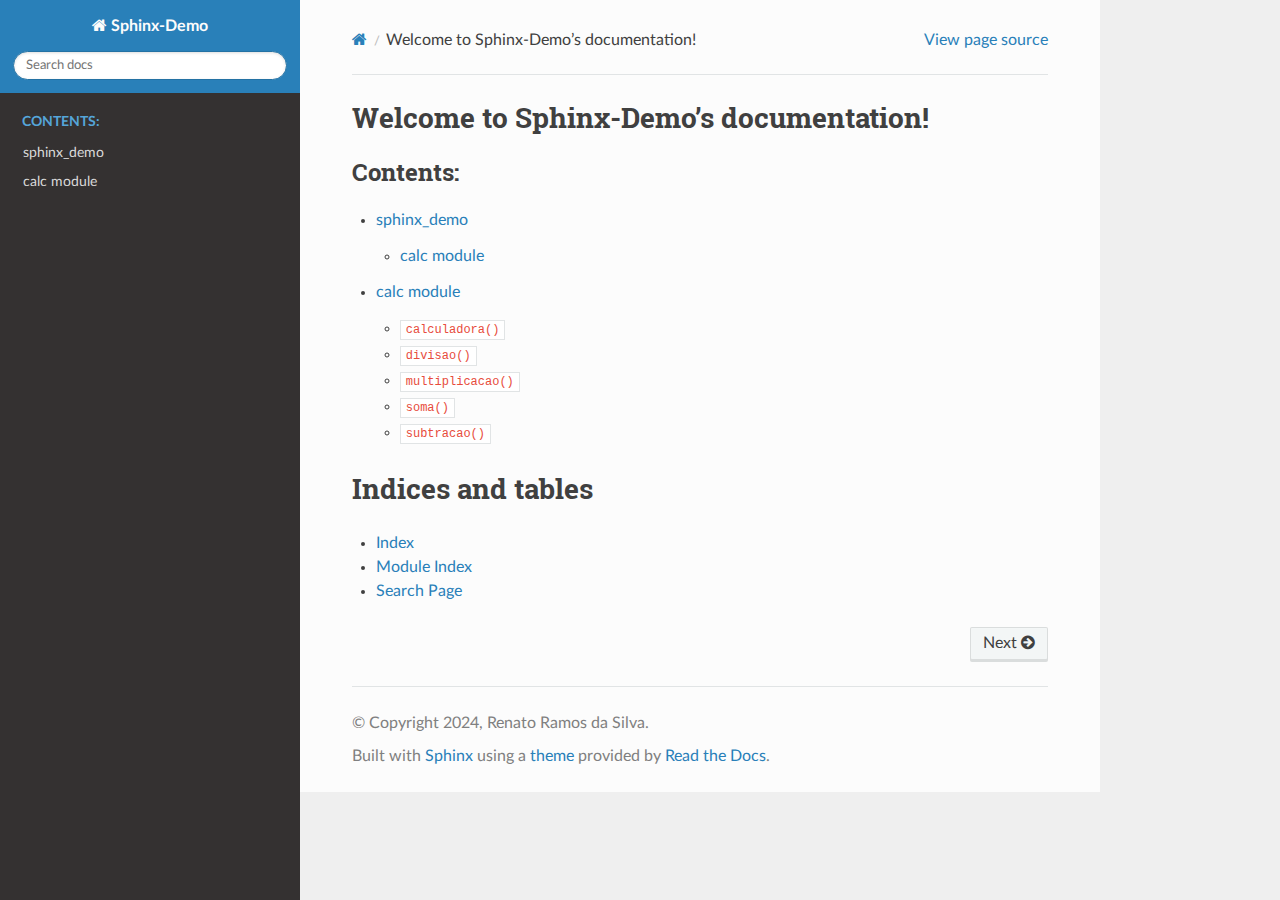
<file: index.html>
<!DOCTYPE html>
<html class="writer-html5" lang="en">
<head>
  <meta charset="utf-8" /><meta name="viewport" content="width=device-width, initial-scale=1" />

  <meta name="viewport" content="width=device-width, initial-scale=1.0" />
  <title>Welcome to Sphinx-Demo’s documentation! &mdash; Sphinx-Demo  documentation</title>
      <link rel="stylesheet" type="text/css" href="_static/pygments.css?v=80d5e7a1" />
      <link rel="stylesheet" type="text/css" href="_static/css/theme.css?v=19f00094" />

  
    <link rel="canonical" href="https://renatoramossilva.github.io/sphinx_demo/index.html" />
  <!--[if lt IE 9]>
    <script src="_static/js/html5shiv.min.js"></script>
  <![endif]-->
  
        <script src="_static/jquery.js?v=5d32c60e"></script>
        <script src="_static/_sphinx_javascript_frameworks_compat.js?v=2cd50e6c"></script>
        <script data-url_root="./" id="documentation_options" src="_static/documentation_options.js?v=b3ba4146"></script>
        <script src="_static/doctools.js?v=888ff710"></script>
        <script src="_static/sphinx_highlight.js?v=4825356b"></script>
    <script src="_static/js/theme.js"></script>
    <link rel="index" title="Index" href="genindex.html" />
    <link rel="search" title="Search" href="search.html" />
    <link rel="next" title="sphinx_demo" href="modules.html" /> 
</head>

<body class="wy-body-for-nav"> 
  <div class="wy-grid-for-nav">
    <nav data-toggle="wy-nav-shift" class="wy-nav-side">
      <div class="wy-side-scroll">
        <div class="wy-side-nav-search" >

          
          
          <a href="#" class="icon icon-home">
            Sphinx-Demo
          </a>
<div role="search">
  <form id="rtd-search-form" class="wy-form" action="search.html" method="get">
    <input type="text" name="q" placeholder="Search docs" aria-label="Search docs" />
    <input type="hidden" name="check_keywords" value="yes" />
    <input type="hidden" name="area" value="default" />
  </form>
</div>
        </div><div class="wy-menu wy-menu-vertical" data-spy="affix" role="navigation" aria-label="Navigation menu">
              <p class="caption" role="heading"><span class="caption-text">Contents:</span></p>
<ul>
<li class="toctree-l1"><a class="reference internal" href="modules.html">sphinx_demo</a></li>
<li class="toctree-l1"><a class="reference internal" href="calc.html">calc module</a></li>
</ul>

        </div>
      </div>
    </nav>

    <section data-toggle="wy-nav-shift" class="wy-nav-content-wrap"><nav class="wy-nav-top" aria-label="Mobile navigation menu" >
          <i data-toggle="wy-nav-top" class="fa fa-bars"></i>
          <a href="#">Sphinx-Demo</a>
      </nav>

      <div class="wy-nav-content">
        <div class="rst-content">
          <div role="navigation" aria-label="Page navigation">
  <ul class="wy-breadcrumbs">
      <li><a href="#" class="icon icon-home" aria-label="Home"></a></li>
      <li class="breadcrumb-item active">Welcome to Sphinx-Demo’s documentation!</li>
      <li class="wy-breadcrumbs-aside">
            <a href="_sources/index.rst.txt" rel="nofollow"> View page source</a>
      </li>
  </ul>
  <hr/>
</div>
          <div role="main" class="document" itemscope="itemscope" itemtype="http://schema.org/Article">
           <div itemprop="articleBody">
             
  <section id="welcome-to-sphinx-demo-s-documentation">
<h1>Welcome to Sphinx-Demo’s documentation!<a class="headerlink" href="#welcome-to-sphinx-demo-s-documentation" title="Permalink to this heading"></a></h1>
<div class="toctree-wrapper compound">
<p class="caption" role="heading"><span class="caption-text">Contents:</span></p>
<ul>
<li class="toctree-l1"><a class="reference internal" href="modules.html">sphinx_demo</a><ul>
<li class="toctree-l2"><a class="reference internal" href="calc.html">calc module</a></li>
</ul>
</li>
<li class="toctree-l1"><a class="reference internal" href="calc.html">calc module</a><ul>
<li class="toctree-l2"><a class="reference internal" href="calc.html#calc.calculadora"><code class="docutils literal notranslate"><span class="pre">calculadora()</span></code></a></li>
<li class="toctree-l2"><a class="reference internal" href="calc.html#calc.divisao"><code class="docutils literal notranslate"><span class="pre">divisao()</span></code></a></li>
<li class="toctree-l2"><a class="reference internal" href="calc.html#calc.multiplicacao"><code class="docutils literal notranslate"><span class="pre">multiplicacao()</span></code></a></li>
<li class="toctree-l2"><a class="reference internal" href="calc.html#calc.soma"><code class="docutils literal notranslate"><span class="pre">soma()</span></code></a></li>
<li class="toctree-l2"><a class="reference internal" href="calc.html#calc.subtracao"><code class="docutils literal notranslate"><span class="pre">subtracao()</span></code></a></li>
</ul>
</li>
</ul>
</div>
</section>
<section id="indices-and-tables">
<h1>Indices and tables<a class="headerlink" href="#indices-and-tables" title="Permalink to this heading"></a></h1>
<ul class="simple">
<li><p><a class="reference internal" href="genindex.html"><span class="std std-ref">Index</span></a></p></li>
<li><p><a class="reference internal" href="py-modindex.html"><span class="std std-ref">Module Index</span></a></p></li>
<li><p><a class="reference internal" href="search.html"><span class="std std-ref">Search Page</span></a></p></li>
</ul>
</section>


           </div>
          </div>
          <footer><div class="rst-footer-buttons" role="navigation" aria-label="Footer">
        <a href="modules.html" class="btn btn-neutral float-right" title="sphinx_demo" accesskey="n" rel="next">Next <span class="fa fa-arrow-circle-right" aria-hidden="true"></span></a>
    </div>

  <hr/>

  <div role="contentinfo">
    <p>&#169; Copyright 2024, Renato Ramos da Silva.</p>
  </div>

  Built with <a href="https://www.sphinx-doc.org/">Sphinx</a> using a
    <a href="https://github.com/readthedocs/sphinx_rtd_theme">theme</a>
    provided by <a href="https://readthedocs.org">Read the Docs</a>.
   

</footer>
        </div>
      </div>
    </section>
  </div>
  <script>
      jQuery(function () {
          SphinxRtdTheme.Navigation.enable(true);
      });
  </script> 

</body>
</html>
</file>
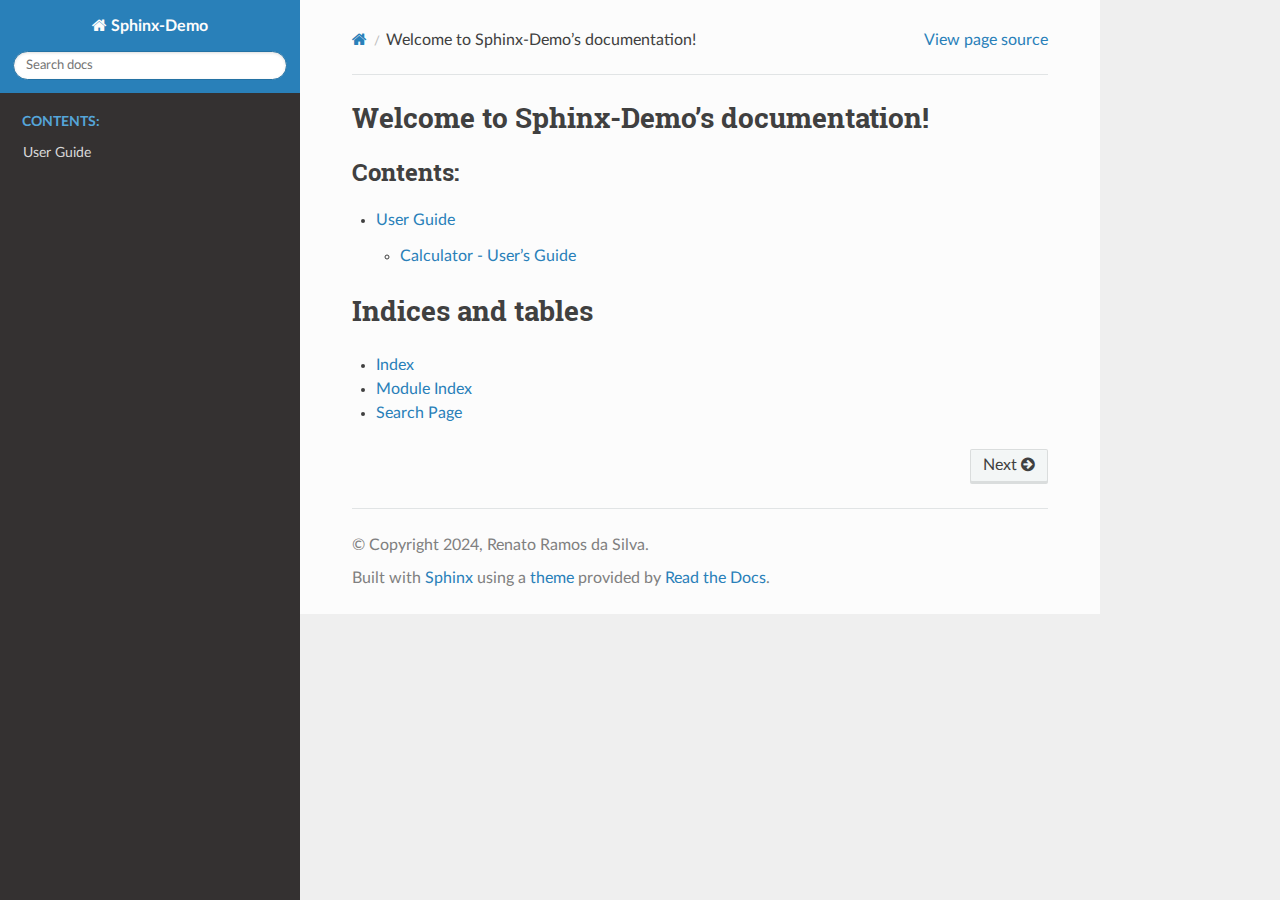
<file: docs/_build/html/index.html>
<!DOCTYPE html>
<html class="writer-html5" lang="en">
<head>
  <meta charset="utf-8" /><meta name="viewport" content="width=device-width, initial-scale=1" />

  <meta name="viewport" content="width=device-width, initial-scale=1.0" />
  <title>Welcome to Sphinx-Demo’s documentation! &mdash; Sphinx-Demo  documentation</title>
      <link rel="stylesheet" type="text/css" href="_static/pygments.css?v=80d5e7a1" />
      <link rel="stylesheet" type="text/css" href="_static/css/theme.css?v=19f00094" />
      <link rel="stylesheet" type="text/css" href="_static/custom.css?v=a2c3a165" />

  
  <!--[if lt IE 9]>
    <script src="_static/js/html5shiv.min.js"></script>
  <![endif]-->
  
        <script src="_static/jquery.js?v=5d32c60e"></script>
        <script src="_static/_sphinx_javascript_frameworks_compat.js?v=2cd50e6c"></script>
        <script data-url_root="./" id="documentation_options" src="_static/documentation_options.js?v=b3ba4146"></script>
        <script src="_static/doctools.js?v=888ff710"></script>
        <script src="_static/sphinx_highlight.js?v=4825356b"></script>
    <script src="_static/js/theme.js"></script>
    <link rel="index" title="Index" href="genindex.html" />
    <link rel="search" title="Search" href="search.html" />
    <link rel="next" title="User Guide" href="modules.html" /> 
</head>

<body class="wy-body-for-nav"> 
  <div class="wy-grid-for-nav">
    <nav data-toggle="wy-nav-shift" class="wy-nav-side">
      <div class="wy-side-scroll">
        <div class="wy-side-nav-search" >

          
          
          <a href="#" class="icon icon-home">
            Sphinx-Demo
          </a>
<div role="search">
  <form id="rtd-search-form" class="wy-form" action="search.html" method="get">
    <input type="text" name="q" placeholder="Search docs" aria-label="Search docs" />
    <input type="hidden" name="check_keywords" value="yes" />
    <input type="hidden" name="area" value="default" />
  </form>
</div>
        </div><div class="wy-menu wy-menu-vertical" data-spy="affix" role="navigation" aria-label="Navigation menu">
              <p class="caption" role="heading"><span class="caption-text">Contents:</span></p>
<ul>
<li class="toctree-l1"><a class="reference internal" href="modules.html">User Guide</a></li>
</ul>

        </div>
      </div>
    </nav>

    <section data-toggle="wy-nav-shift" class="wy-nav-content-wrap"><nav class="wy-nav-top" aria-label="Mobile navigation menu" >
          <i data-toggle="wy-nav-top" class="fa fa-bars"></i>
          <a href="#">Sphinx-Demo</a>
      </nav>

      <div class="wy-nav-content">
        <div class="rst-content">
          <div role="navigation" aria-label="Page navigation">
  <ul class="wy-breadcrumbs">
      <li><a href="#" class="icon icon-home" aria-label="Home"></a></li>
      <li class="breadcrumb-item active">Welcome to Sphinx-Demo’s documentation!</li>
      <li class="wy-breadcrumbs-aside">
            <a href="_sources/index.rst.txt" rel="nofollow"> View page source</a>
      </li>
  </ul>
  <hr/>
</div>
          <div role="main" class="document" itemscope="itemscope" itemtype="http://schema.org/Article">
           <div itemprop="articleBody">
             
  <section id="welcome-to-sphinx-demo-s-documentation">
<h1>Welcome to Sphinx-Demo’s documentation!<a class="headerlink" href="#welcome-to-sphinx-demo-s-documentation" title="Permalink to this heading"></a></h1>
<div class="toctree-wrapper compound">
<p class="caption" role="heading"><span class="caption-text">Contents:</span></p>
<ul>
<li class="toctree-l1"><a class="reference internal" href="modules.html">User Guide</a><ul>
<li class="toctree-l2"><a class="reference internal" href="calc.html">Calculator - User’s Guide</a></li>
</ul>
</li>
</ul>
</div>
</section>
<section id="indices-and-tables">
<h1>Indices and tables<a class="headerlink" href="#indices-and-tables" title="Permalink to this heading"></a></h1>
<ul class="simple">
<li><p><a class="reference internal" href="genindex.html"><span class="std std-ref">Index</span></a></p></li>
<li><p><a class="reference internal" href="py-modindex.html"><span class="std std-ref">Module Index</span></a></p></li>
<li><p><a class="reference internal" href="search.html"><span class="std std-ref">Search Page</span></a></p></li>
</ul>
</section>


           </div>
          </div>
          <footer><div class="rst-footer-buttons" role="navigation" aria-label="Footer">
        <a href="modules.html" class="btn btn-neutral float-right" title="User Guide" accesskey="n" rel="next">Next <span class="fa fa-arrow-circle-right" aria-hidden="true"></span></a>
    </div>

  <hr/>

  <div role="contentinfo">
    <p>&#169; Copyright 2024, Renato Ramos da Silva.</p>
  </div>

  Built with <a href="https://www.sphinx-doc.org/">Sphinx</a> using a
    <a href="https://github.com/readthedocs/sphinx_rtd_theme">theme</a>
    provided by <a href="https://readthedocs.org">Read the Docs</a>.
   

</footer>
        </div>
      </div>
    </section>
  </div>
  <script>
      jQuery(function () {
          SphinxRtdTheme.Navigation.enable(true);
      });
  </script> 

</body>
</html>
</file>
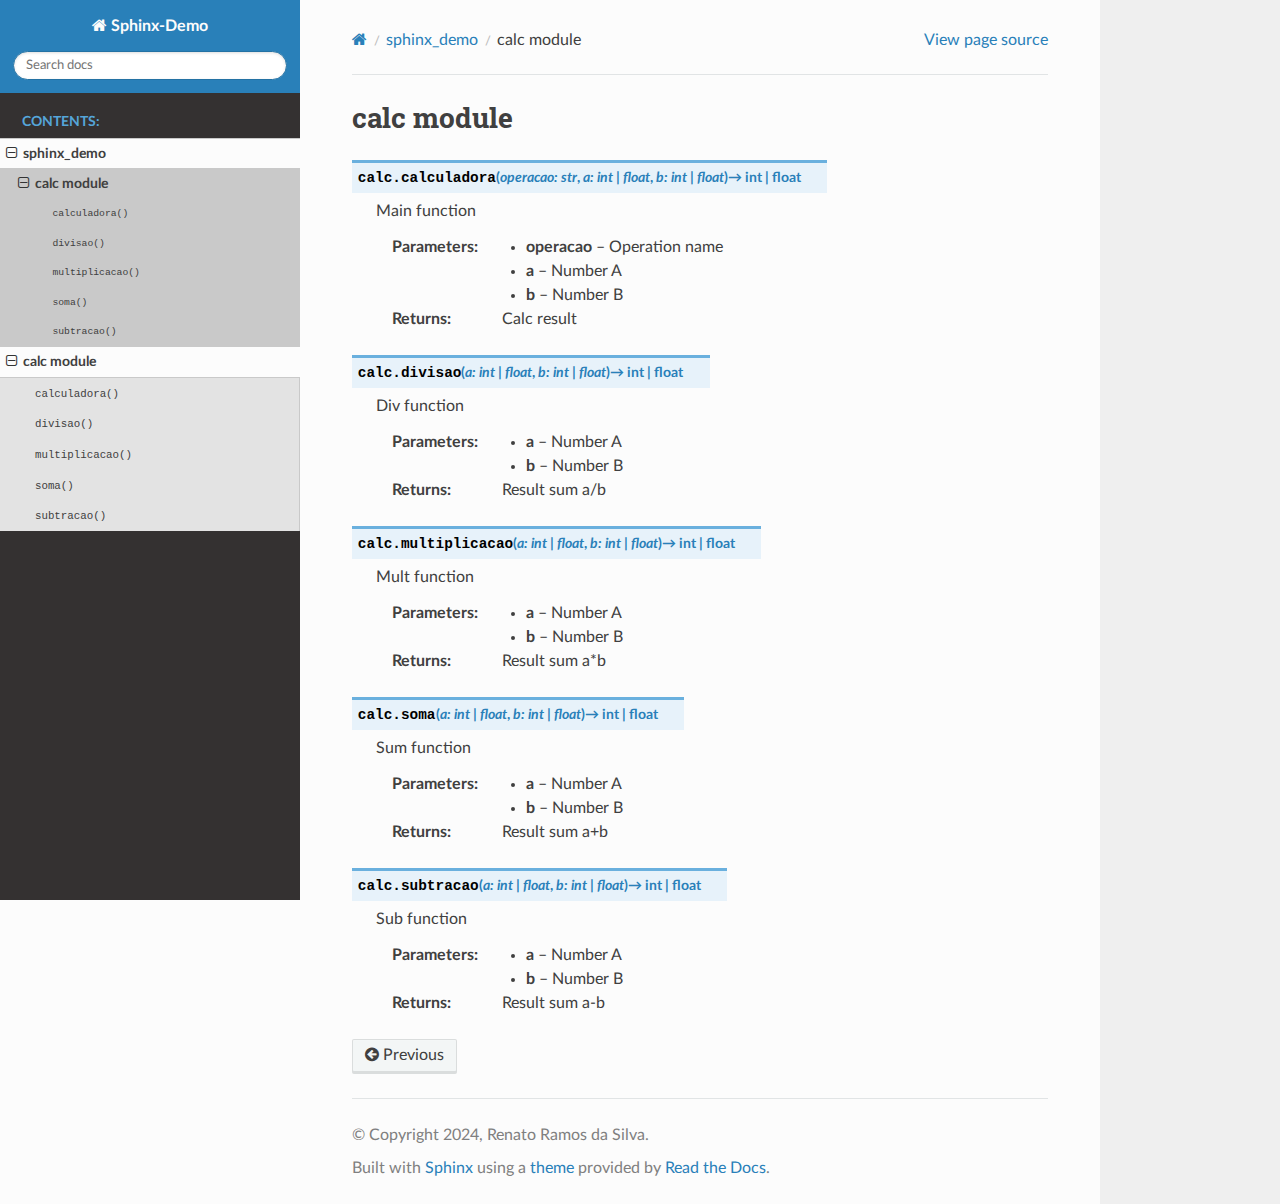
<file: calc.html>
<!DOCTYPE html>
<html class="writer-html5" lang="en">
<head>
  <meta charset="utf-8" /><meta name="viewport" content="width=device-width, initial-scale=1" />

  <meta name="viewport" content="width=device-width, initial-scale=1.0" />
  <title>calc module &mdash; Sphinx-Demo  documentation</title>
      <link rel="stylesheet" type="text/css" href="_static/pygments.css?v=80d5e7a1" />
      <link rel="stylesheet" type="text/css" href="_static/css/theme.css?v=19f00094" />

  
    <link rel="canonical" href="https://renatoramossilva.github.io/sphinx_demo/calc.html" />
  <!--[if lt IE 9]>
    <script src="_static/js/html5shiv.min.js"></script>
  <![endif]-->
  
        <script src="_static/jquery.js?v=5d32c60e"></script>
        <script src="_static/_sphinx_javascript_frameworks_compat.js?v=2cd50e6c"></script>
        <script data-url_root="./" id="documentation_options" src="_static/documentation_options.js?v=b3ba4146"></script>
        <script src="_static/doctools.js?v=888ff710"></script>
        <script src="_static/sphinx_highlight.js?v=4825356b"></script>
    <script src="_static/js/theme.js"></script>
    <link rel="index" title="Index" href="genindex.html" />
    <link rel="search" title="Search" href="search.html" />
    <link rel="prev" title="sphinx_demo" href="modules.html" /> 
</head>

<body class="wy-body-for-nav"> 
  <div class="wy-grid-for-nav">
    <nav data-toggle="wy-nav-shift" class="wy-nav-side">
      <div class="wy-side-scroll">
        <div class="wy-side-nav-search" >

          
          
          <a href="index.html" class="icon icon-home">
            Sphinx-Demo
          </a>
<div role="search">
  <form id="rtd-search-form" class="wy-form" action="search.html" method="get">
    <input type="text" name="q" placeholder="Search docs" aria-label="Search docs" />
    <input type="hidden" name="check_keywords" value="yes" />
    <input type="hidden" name="area" value="default" />
  </form>
</div>
        </div><div class="wy-menu wy-menu-vertical" data-spy="affix" role="navigation" aria-label="Navigation menu">
              <p class="caption" role="heading"><span class="caption-text">Contents:</span></p>
<ul class="current">
<li class="toctree-l1 current"><a class="reference internal" href="modules.html">sphinx_demo</a><ul class="current">
<li class="toctree-l2 current"><a class="current reference internal" href="#">calc module</a><ul>
<li class="toctree-l3"><a class="reference internal" href="#calc.calculadora"><code class="docutils literal notranslate"><span class="pre">calculadora()</span></code></a></li>
<li class="toctree-l3"><a class="reference internal" href="#calc.divisao"><code class="docutils literal notranslate"><span class="pre">divisao()</span></code></a></li>
<li class="toctree-l3"><a class="reference internal" href="#calc.multiplicacao"><code class="docutils literal notranslate"><span class="pre">multiplicacao()</span></code></a></li>
<li class="toctree-l3"><a class="reference internal" href="#calc.soma"><code class="docutils literal notranslate"><span class="pre">soma()</span></code></a></li>
<li class="toctree-l3"><a class="reference internal" href="#calc.subtracao"><code class="docutils literal notranslate"><span class="pre">subtracao()</span></code></a></li>
</ul>
</li>
</ul>
</li>
<li class="toctree-l1 current"><a class="current reference internal" href="#">calc module</a><ul>
<li class="toctree-l2"><a class="reference internal" href="#calc.calculadora"><code class="docutils literal notranslate"><span class="pre">calculadora()</span></code></a></li>
<li class="toctree-l2"><a class="reference internal" href="#calc.divisao"><code class="docutils literal notranslate"><span class="pre">divisao()</span></code></a></li>
<li class="toctree-l2"><a class="reference internal" href="#calc.multiplicacao"><code class="docutils literal notranslate"><span class="pre">multiplicacao()</span></code></a></li>
<li class="toctree-l2"><a class="reference internal" href="#calc.soma"><code class="docutils literal notranslate"><span class="pre">soma()</span></code></a></li>
<li class="toctree-l2"><a class="reference internal" href="#calc.subtracao"><code class="docutils literal notranslate"><span class="pre">subtracao()</span></code></a></li>
</ul>
</li>
</ul>

        </div>
      </div>
    </nav>

    <section data-toggle="wy-nav-shift" class="wy-nav-content-wrap"><nav class="wy-nav-top" aria-label="Mobile navigation menu" >
          <i data-toggle="wy-nav-top" class="fa fa-bars"></i>
          <a href="index.html">Sphinx-Demo</a>
      </nav>

      <div class="wy-nav-content">
        <div class="rst-content">
          <div role="navigation" aria-label="Page navigation">
  <ul class="wy-breadcrumbs">
      <li><a href="index.html" class="icon icon-home" aria-label="Home"></a></li>
          <li class="breadcrumb-item"><a href="modules.html">sphinx_demo</a></li>
      <li class="breadcrumb-item active">calc module</li>
      <li class="wy-breadcrumbs-aside">
            <a href="_sources/calc.rst.txt" rel="nofollow"> View page source</a>
      </li>
  </ul>
  <hr/>
</div>
          <div role="main" class="document" itemscope="itemscope" itemtype="http://schema.org/Article">
           <div itemprop="articleBody">
             
  <section id="module-calc">
<span id="calc-module"></span><h1>calc module<a class="headerlink" href="#module-calc" title="Permalink to this heading"></a></h1>
<dl class="py function">
<dt class="sig sig-object py" id="calc.calculadora">
<span class="sig-prename descclassname"><span class="pre">calc.</span></span><span class="sig-name descname"><span class="pre">calculadora</span></span><span class="sig-paren">(</span><em class="sig-param"><span class="n"><span class="pre">operacao</span></span><span class="p"><span class="pre">:</span></span><span class="w"> </span><span class="n"><span class="pre">str</span></span></em>, <em class="sig-param"><span class="n"><span class="pre">a</span></span><span class="p"><span class="pre">:</span></span><span class="w"> </span><span class="n"><span class="pre">int</span><span class="w"> </span><span class="p"><span class="pre">|</span></span><span class="w"> </span><span class="pre">float</span></span></em>, <em class="sig-param"><span class="n"><span class="pre">b</span></span><span class="p"><span class="pre">:</span></span><span class="w"> </span><span class="n"><span class="pre">int</span><span class="w"> </span><span class="p"><span class="pre">|</span></span><span class="w"> </span><span class="pre">float</span></span></em><span class="sig-paren">)</span> <span class="sig-return"><span class="sig-return-icon">&#x2192;</span> <span class="sig-return-typehint"><span class="pre">int</span><span class="w"> </span><span class="p"><span class="pre">|</span></span><span class="w"> </span><span class="pre">float</span></span></span><a class="headerlink" href="#calc.calculadora" title="Permalink to this definition"></a></dt>
<dd><p>Main function</p>
<dl class="field-list simple">
<dt class="field-odd">Parameters<span class="colon">:</span></dt>
<dd class="field-odd"><ul class="simple">
<li><p><strong>operacao</strong> – Operation name</p></li>
<li><p><strong>a</strong> – Number A</p></li>
<li><p><strong>b</strong> – Number B</p></li>
</ul>
</dd>
<dt class="field-even">Returns<span class="colon">:</span></dt>
<dd class="field-even"><p>Calc result</p>
</dd>
</dl>
</dd></dl>

<dl class="py function">
<dt class="sig sig-object py" id="calc.divisao">
<span class="sig-prename descclassname"><span class="pre">calc.</span></span><span class="sig-name descname"><span class="pre">divisao</span></span><span class="sig-paren">(</span><em class="sig-param"><span class="n"><span class="pre">a</span></span><span class="p"><span class="pre">:</span></span><span class="w"> </span><span class="n"><span class="pre">int</span><span class="w"> </span><span class="p"><span class="pre">|</span></span><span class="w"> </span><span class="pre">float</span></span></em>, <em class="sig-param"><span class="n"><span class="pre">b</span></span><span class="p"><span class="pre">:</span></span><span class="w"> </span><span class="n"><span class="pre">int</span><span class="w"> </span><span class="p"><span class="pre">|</span></span><span class="w"> </span><span class="pre">float</span></span></em><span class="sig-paren">)</span> <span class="sig-return"><span class="sig-return-icon">&#x2192;</span> <span class="sig-return-typehint"><span class="pre">int</span><span class="w"> </span><span class="p"><span class="pre">|</span></span><span class="w"> </span><span class="pre">float</span></span></span><a class="headerlink" href="#calc.divisao" title="Permalink to this definition"></a></dt>
<dd><p>Div function</p>
<dl class="field-list simple">
<dt class="field-odd">Parameters<span class="colon">:</span></dt>
<dd class="field-odd"><ul class="simple">
<li><p><strong>a</strong> – Number A</p></li>
<li><p><strong>b</strong> – Number B</p></li>
</ul>
</dd>
<dt class="field-even">Returns<span class="colon">:</span></dt>
<dd class="field-even"><p>Result sum a/b</p>
</dd>
</dl>
</dd></dl>

<dl class="py function">
<dt class="sig sig-object py" id="calc.multiplicacao">
<span class="sig-prename descclassname"><span class="pre">calc.</span></span><span class="sig-name descname"><span class="pre">multiplicacao</span></span><span class="sig-paren">(</span><em class="sig-param"><span class="n"><span class="pre">a</span></span><span class="p"><span class="pre">:</span></span><span class="w"> </span><span class="n"><span class="pre">int</span><span class="w"> </span><span class="p"><span class="pre">|</span></span><span class="w"> </span><span class="pre">float</span></span></em>, <em class="sig-param"><span class="n"><span class="pre">b</span></span><span class="p"><span class="pre">:</span></span><span class="w"> </span><span class="n"><span class="pre">int</span><span class="w"> </span><span class="p"><span class="pre">|</span></span><span class="w"> </span><span class="pre">float</span></span></em><span class="sig-paren">)</span> <span class="sig-return"><span class="sig-return-icon">&#x2192;</span> <span class="sig-return-typehint"><span class="pre">int</span><span class="w"> </span><span class="p"><span class="pre">|</span></span><span class="w"> </span><span class="pre">float</span></span></span><a class="headerlink" href="#calc.multiplicacao" title="Permalink to this definition"></a></dt>
<dd><p>Mult function</p>
<dl class="field-list simple">
<dt class="field-odd">Parameters<span class="colon">:</span></dt>
<dd class="field-odd"><ul class="simple">
<li><p><strong>a</strong> – Number A</p></li>
<li><p><strong>b</strong> – Number B</p></li>
</ul>
</dd>
<dt class="field-even">Returns<span class="colon">:</span></dt>
<dd class="field-even"><p>Result sum a*b</p>
</dd>
</dl>
</dd></dl>

<dl class="py function">
<dt class="sig sig-object py" id="calc.soma">
<span class="sig-prename descclassname"><span class="pre">calc.</span></span><span class="sig-name descname"><span class="pre">soma</span></span><span class="sig-paren">(</span><em class="sig-param"><span class="n"><span class="pre">a</span></span><span class="p"><span class="pre">:</span></span><span class="w"> </span><span class="n"><span class="pre">int</span><span class="w"> </span><span class="p"><span class="pre">|</span></span><span class="w"> </span><span class="pre">float</span></span></em>, <em class="sig-param"><span class="n"><span class="pre">b</span></span><span class="p"><span class="pre">:</span></span><span class="w"> </span><span class="n"><span class="pre">int</span><span class="w"> </span><span class="p"><span class="pre">|</span></span><span class="w"> </span><span class="pre">float</span></span></em><span class="sig-paren">)</span> <span class="sig-return"><span class="sig-return-icon">&#x2192;</span> <span class="sig-return-typehint"><span class="pre">int</span><span class="w"> </span><span class="p"><span class="pre">|</span></span><span class="w"> </span><span class="pre">float</span></span></span><a class="headerlink" href="#calc.soma" title="Permalink to this definition"></a></dt>
<dd><p>Sum function</p>
<dl class="field-list simple">
<dt class="field-odd">Parameters<span class="colon">:</span></dt>
<dd class="field-odd"><ul class="simple">
<li><p><strong>a</strong> – Number A</p></li>
<li><p><strong>b</strong> – Number B</p></li>
</ul>
</dd>
<dt class="field-even">Returns<span class="colon">:</span></dt>
<dd class="field-even"><p>Result sum a+b</p>
</dd>
</dl>
</dd></dl>

<dl class="py function">
<dt class="sig sig-object py" id="calc.subtracao">
<span class="sig-prename descclassname"><span class="pre">calc.</span></span><span class="sig-name descname"><span class="pre">subtracao</span></span><span class="sig-paren">(</span><em class="sig-param"><span class="n"><span class="pre">a</span></span><span class="p"><span class="pre">:</span></span><span class="w"> </span><span class="n"><span class="pre">int</span><span class="w"> </span><span class="p"><span class="pre">|</span></span><span class="w"> </span><span class="pre">float</span></span></em>, <em class="sig-param"><span class="n"><span class="pre">b</span></span><span class="p"><span class="pre">:</span></span><span class="w"> </span><span class="n"><span class="pre">int</span><span class="w"> </span><span class="p"><span class="pre">|</span></span><span class="w"> </span><span class="pre">float</span></span></em><span class="sig-paren">)</span> <span class="sig-return"><span class="sig-return-icon">&#x2192;</span> <span class="sig-return-typehint"><span class="pre">int</span><span class="w"> </span><span class="p"><span class="pre">|</span></span><span class="w"> </span><span class="pre">float</span></span></span><a class="headerlink" href="#calc.subtracao" title="Permalink to this definition"></a></dt>
<dd><p>Sub function</p>
<dl class="field-list simple">
<dt class="field-odd">Parameters<span class="colon">:</span></dt>
<dd class="field-odd"><ul class="simple">
<li><p><strong>a</strong> – Number A</p></li>
<li><p><strong>b</strong> – Number B</p></li>
</ul>
</dd>
<dt class="field-even">Returns<span class="colon">:</span></dt>
<dd class="field-even"><p>Result sum a-b</p>
</dd>
</dl>
</dd></dl>

</section>


           </div>
          </div>
          <footer><div class="rst-footer-buttons" role="navigation" aria-label="Footer">
        <a href="modules.html" class="btn btn-neutral float-left" title="sphinx_demo" accesskey="p" rel="prev"><span class="fa fa-arrow-circle-left" aria-hidden="true"></span> Previous</a>
    </div>

  <hr/>

  <div role="contentinfo">
    <p>&#169; Copyright 2024, Renato Ramos da Silva.</p>
  </div>

  Built with <a href="https://www.sphinx-doc.org/">Sphinx</a> using a
    <a href="https://github.com/readthedocs/sphinx_rtd_theme">theme</a>
    provided by <a href="https://readthedocs.org">Read the Docs</a>.
   

</footer>
        </div>
      </div>
    </section>
  </div>
  <script>
      jQuery(function () {
          SphinxRtdTheme.Navigation.enable(true);
      });
  </script> 

</body>
</html>
</file>
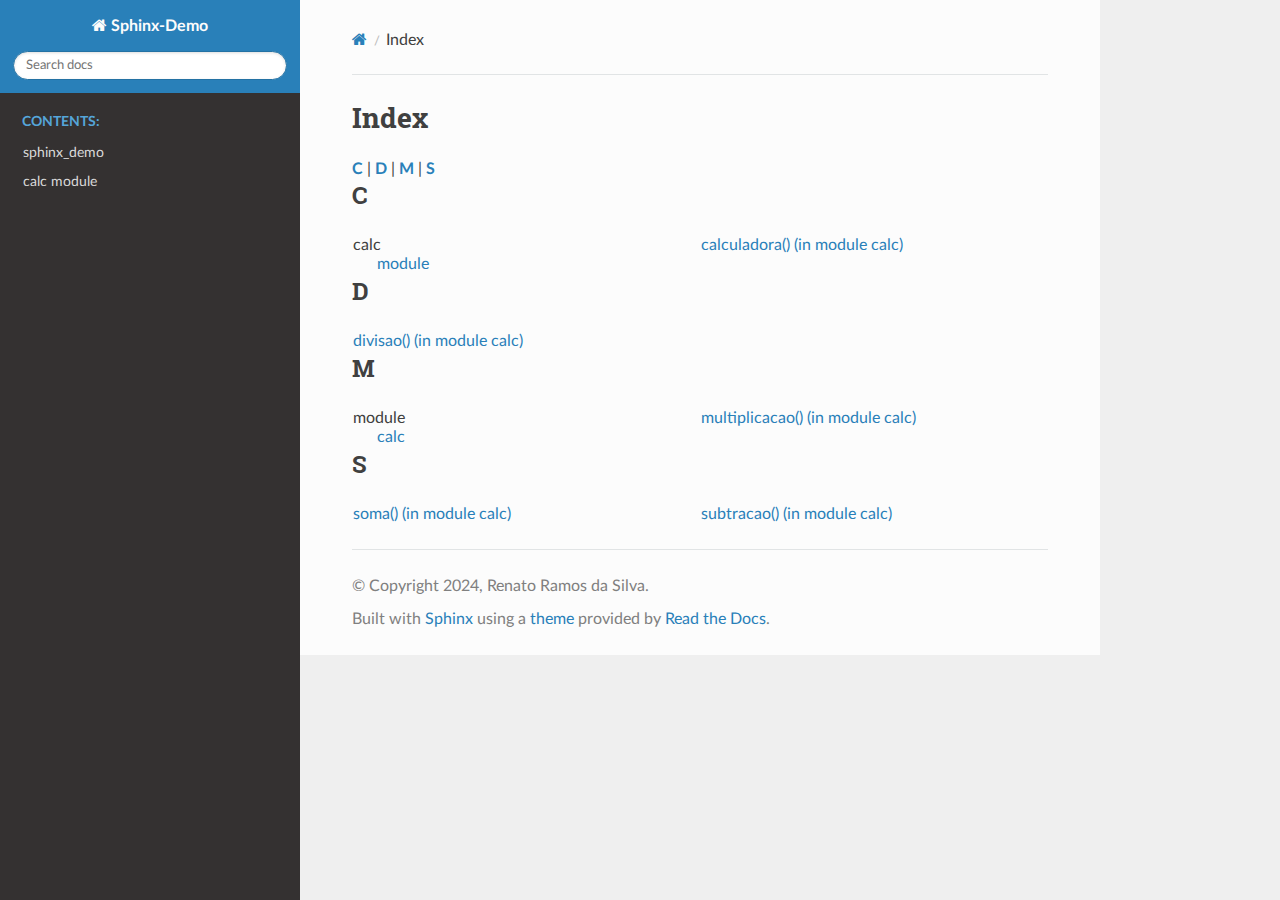
<file: genindex.html>
<!DOCTYPE html>
<html class="writer-html5" lang="en">
<head>
  <meta charset="utf-8" />
  <meta name="viewport" content="width=device-width, initial-scale=1.0" />
  <title>Index &mdash; Sphinx-Demo  documentation</title>
      <link rel="stylesheet" type="text/css" href="_static/pygments.css?v=80d5e7a1" />
      <link rel="stylesheet" type="text/css" href="_static/css/theme.css?v=19f00094" />

  
    <link rel="canonical" href="https://renatoramossilva.github.io/sphinx_demo/genindex.html" />
  <!--[if lt IE 9]>
    <script src="_static/js/html5shiv.min.js"></script>
  <![endif]-->
  
        <script src="_static/jquery.js?v=5d32c60e"></script>
        <script src="_static/_sphinx_javascript_frameworks_compat.js?v=2cd50e6c"></script>
        <script data-url_root="./" id="documentation_options" src="_static/documentation_options.js?v=b3ba4146"></script>
        <script src="_static/doctools.js?v=888ff710"></script>
        <script src="_static/sphinx_highlight.js?v=4825356b"></script>
    <script src="_static/js/theme.js"></script>
    <link rel="index" title="Index" href="#" />
    <link rel="search" title="Search" href="search.html" /> 
</head>

<body class="wy-body-for-nav"> 
  <div class="wy-grid-for-nav">
    <nav data-toggle="wy-nav-shift" class="wy-nav-side">
      <div class="wy-side-scroll">
        <div class="wy-side-nav-search" >

          
          
          <a href="index.html" class="icon icon-home">
            Sphinx-Demo
          </a>
<div role="search">
  <form id="rtd-search-form" class="wy-form" action="search.html" method="get">
    <input type="text" name="q" placeholder="Search docs" aria-label="Search docs" />
    <input type="hidden" name="check_keywords" value="yes" />
    <input type="hidden" name="area" value="default" />
  </form>
</div>
        </div><div class="wy-menu wy-menu-vertical" data-spy="affix" role="navigation" aria-label="Navigation menu">
              <p class="caption" role="heading"><span class="caption-text">Contents:</span></p>
<ul>
<li class="toctree-l1"><a class="reference internal" href="modules.html">sphinx_demo</a></li>
<li class="toctree-l1"><a class="reference internal" href="calc.html">calc module</a></li>
</ul>

        </div>
      </div>
    </nav>

    <section data-toggle="wy-nav-shift" class="wy-nav-content-wrap"><nav class="wy-nav-top" aria-label="Mobile navigation menu" >
          <i data-toggle="wy-nav-top" class="fa fa-bars"></i>
          <a href="index.html">Sphinx-Demo</a>
      </nav>

      <div class="wy-nav-content">
        <div class="rst-content">
          <div role="navigation" aria-label="Page navigation">
  <ul class="wy-breadcrumbs">
      <li><a href="index.html" class="icon icon-home" aria-label="Home"></a></li>
      <li class="breadcrumb-item active">Index</li>
      <li class="wy-breadcrumbs-aside">
      </li>
  </ul>
  <hr/>
</div>
          <div role="main" class="document" itemscope="itemscope" itemtype="http://schema.org/Article">
           <div itemprop="articleBody">
             

<h1 id="index">Index</h1>

<div class="genindex-jumpbox">
 <a href="#C"><strong>C</strong></a>
 | <a href="#D"><strong>D</strong></a>
 | <a href="#M"><strong>M</strong></a>
 | <a href="#S"><strong>S</strong></a>
 
</div>
<h2 id="C">C</h2>
<table style="width: 100%" class="indextable genindextable"><tr>
  <td style="width: 33%; vertical-align: top;"><ul>
      <li>
    calc

      <ul>
        <li><a href="calc.html#module-calc">module</a>
</li>
      </ul></li>
  </ul></td>
  <td style="width: 33%; vertical-align: top;"><ul>
      <li><a href="calc.html#calc.calculadora">calculadora() (in module calc)</a>
</li>
  </ul></td>
</tr></table>

<h2 id="D">D</h2>
<table style="width: 100%" class="indextable genindextable"><tr>
  <td style="width: 33%; vertical-align: top;"><ul>
      <li><a href="calc.html#calc.divisao">divisao() (in module calc)</a>
</li>
  </ul></td>
</tr></table>

<h2 id="M">M</h2>
<table style="width: 100%" class="indextable genindextable"><tr>
  <td style="width: 33%; vertical-align: top;"><ul>
      <li>
    module

      <ul>
        <li><a href="calc.html#module-calc">calc</a>
</li>
      </ul></li>
  </ul></td>
  <td style="width: 33%; vertical-align: top;"><ul>
      <li><a href="calc.html#calc.multiplicacao">multiplicacao() (in module calc)</a>
</li>
  </ul></td>
</tr></table>

<h2 id="S">S</h2>
<table style="width: 100%" class="indextable genindextable"><tr>
  <td style="width: 33%; vertical-align: top;"><ul>
      <li><a href="calc.html#calc.soma">soma() (in module calc)</a>
</li>
  </ul></td>
  <td style="width: 33%; vertical-align: top;"><ul>
      <li><a href="calc.html#calc.subtracao">subtracao() (in module calc)</a>
</li>
  </ul></td>
</tr></table>



           </div>
          </div>
          <footer>

  <hr/>

  <div role="contentinfo">
    <p>&#169; Copyright 2024, Renato Ramos da Silva.</p>
  </div>

  Built with <a href="https://www.sphinx-doc.org/">Sphinx</a> using a
    <a href="https://github.com/readthedocs/sphinx_rtd_theme">theme</a>
    provided by <a href="https://readthedocs.org">Read the Docs</a>.
   

</footer>
        </div>
      </div>
    </section>
  </div>
  <script>
      jQuery(function () {
          SphinxRtdTheme.Navigation.enable(true);
      });
  </script> 

</body>
</html>
</file>
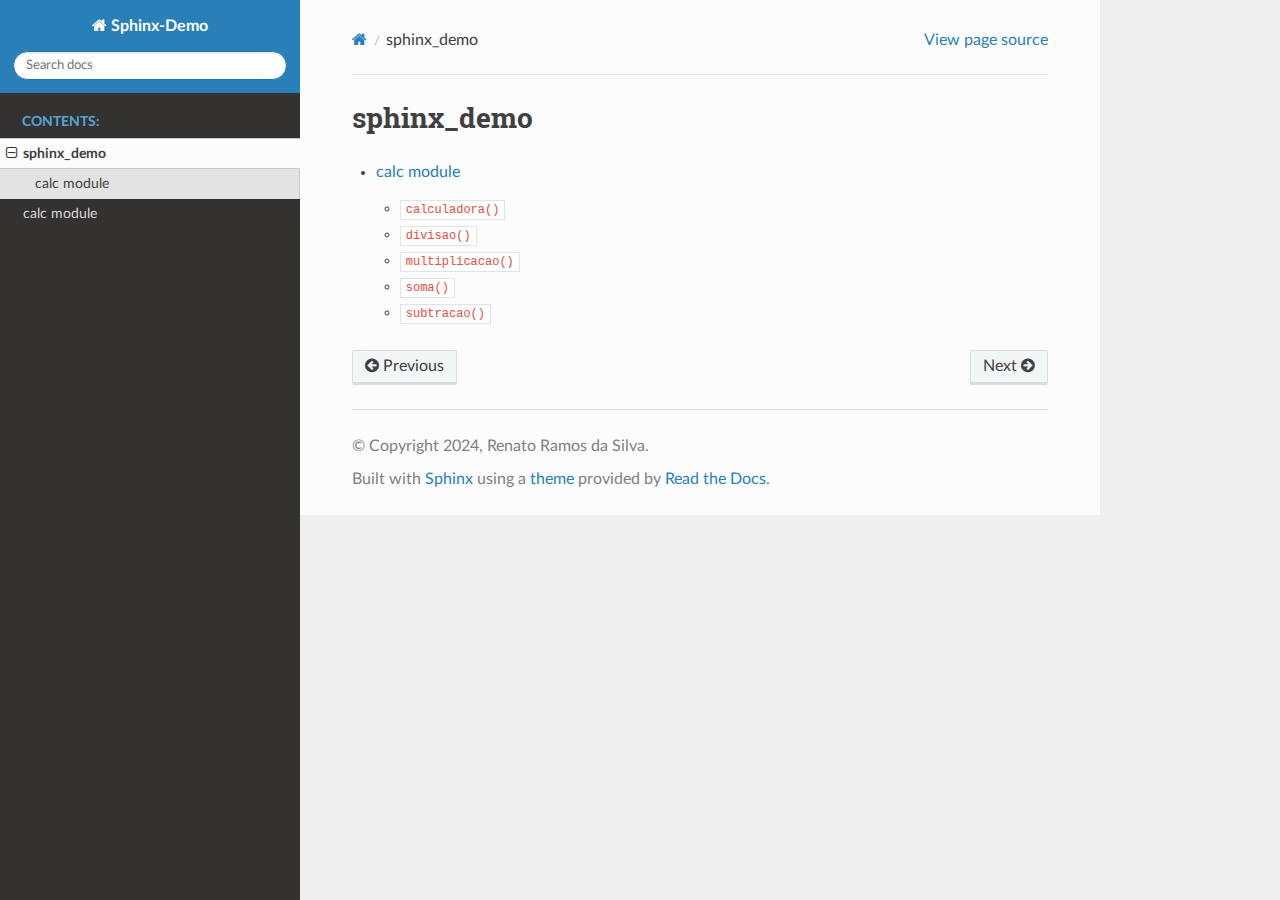
<file: modules.html>
<!DOCTYPE html>
<html class="writer-html5" lang="en">
<head>
  <meta charset="utf-8" /><meta name="viewport" content="width=device-width, initial-scale=1" />

  <meta name="viewport" content="width=device-width, initial-scale=1.0" />
  <title>sphinx_demo &mdash; Sphinx-Demo  documentation</title>
      <link rel="stylesheet" type="text/css" href="_static/pygments.css?v=80d5e7a1" />
      <link rel="stylesheet" type="text/css" href="_static/css/theme.css?v=19f00094" />

  
    <link rel="canonical" href="https://renatoramossilva.github.io/sphinx_demo/modules.html" />
  <!--[if lt IE 9]>
    <script src="_static/js/html5shiv.min.js"></script>
  <![endif]-->
  
        <script src="_static/jquery.js?v=5d32c60e"></script>
        <script src="_static/_sphinx_javascript_frameworks_compat.js?v=2cd50e6c"></script>
        <script data-url_root="./" id="documentation_options" src="_static/documentation_options.js?v=b3ba4146"></script>
        <script src="_static/doctools.js?v=888ff710"></script>
        <script src="_static/sphinx_highlight.js?v=4825356b"></script>
    <script src="_static/js/theme.js"></script>
    <link rel="index" title="Index" href="genindex.html" />
    <link rel="search" title="Search" href="search.html" />
    <link rel="next" title="calc module" href="calc.html" />
    <link rel="prev" title="Welcome to Sphinx-Demo’s documentation!" href="index.html" /> 
</head>

<body class="wy-body-for-nav"> 
  <div class="wy-grid-for-nav">
    <nav data-toggle="wy-nav-shift" class="wy-nav-side">
      <div class="wy-side-scroll">
        <div class="wy-side-nav-search" >

          
          
          <a href="index.html" class="icon icon-home">
            Sphinx-Demo
          </a>
<div role="search">
  <form id="rtd-search-form" class="wy-form" action="search.html" method="get">
    <input type="text" name="q" placeholder="Search docs" aria-label="Search docs" />
    <input type="hidden" name="check_keywords" value="yes" />
    <input type="hidden" name="area" value="default" />
  </form>
</div>
        </div><div class="wy-menu wy-menu-vertical" data-spy="affix" role="navigation" aria-label="Navigation menu">
              <p class="caption" role="heading"><span class="caption-text">Contents:</span></p>
<ul class="current">
<li class="toctree-l1 current"><a class="current reference internal" href="#">sphinx_demo</a><ul>
<li class="toctree-l2"><a class="reference internal" href="calc.html">calc module</a></li>
</ul>
</li>
<li class="toctree-l1"><a class="reference internal" href="calc.html">calc module</a></li>
</ul>

        </div>
      </div>
    </nav>

    <section data-toggle="wy-nav-shift" class="wy-nav-content-wrap"><nav class="wy-nav-top" aria-label="Mobile navigation menu" >
          <i data-toggle="wy-nav-top" class="fa fa-bars"></i>
          <a href="index.html">Sphinx-Demo</a>
      </nav>

      <div class="wy-nav-content">
        <div class="rst-content">
          <div role="navigation" aria-label="Page navigation">
  <ul class="wy-breadcrumbs">
      <li><a href="index.html" class="icon icon-home" aria-label="Home"></a></li>
      <li class="breadcrumb-item active">sphinx_demo</li>
      <li class="wy-breadcrumbs-aside">
            <a href="_sources/modules.rst.txt" rel="nofollow"> View page source</a>
      </li>
  </ul>
  <hr/>
</div>
          <div role="main" class="document" itemscope="itemscope" itemtype="http://schema.org/Article">
           <div itemprop="articleBody">
             
  <section id="sphinx-demo">
<h1>sphinx_demo<a class="headerlink" href="#sphinx-demo" title="Permalink to this heading"></a></h1>
<div class="toctree-wrapper compound">
<ul>
<li class="toctree-l1"><a class="reference internal" href="calc.html">calc module</a><ul>
<li class="toctree-l2"><a class="reference internal" href="calc.html#calc.calculadora"><code class="docutils literal notranslate"><span class="pre">calculadora()</span></code></a></li>
<li class="toctree-l2"><a class="reference internal" href="calc.html#calc.divisao"><code class="docutils literal notranslate"><span class="pre">divisao()</span></code></a></li>
<li class="toctree-l2"><a class="reference internal" href="calc.html#calc.multiplicacao"><code class="docutils literal notranslate"><span class="pre">multiplicacao()</span></code></a></li>
<li class="toctree-l2"><a class="reference internal" href="calc.html#calc.soma"><code class="docutils literal notranslate"><span class="pre">soma()</span></code></a></li>
<li class="toctree-l2"><a class="reference internal" href="calc.html#calc.subtracao"><code class="docutils literal notranslate"><span class="pre">subtracao()</span></code></a></li>
</ul>
</li>
</ul>
</div>
</section>


           </div>
          </div>
          <footer><div class="rst-footer-buttons" role="navigation" aria-label="Footer">
        <a href="index.html" class="btn btn-neutral float-left" title="Welcome to Sphinx-Demo’s documentation!" accesskey="p" rel="prev"><span class="fa fa-arrow-circle-left" aria-hidden="true"></span> Previous</a>
        <a href="calc.html" class="btn btn-neutral float-right" title="calc module" accesskey="n" rel="next">Next <span class="fa fa-arrow-circle-right" aria-hidden="true"></span></a>
    </div>

  <hr/>

  <div role="contentinfo">
    <p>&#169; Copyright 2024, Renato Ramos da Silva.</p>
  </div>

  Built with <a href="https://www.sphinx-doc.org/">Sphinx</a> using a
    <a href="https://github.com/readthedocs/sphinx_rtd_theme">theme</a>
    provided by <a href="https://readthedocs.org">Read the Docs</a>.
   

</footer>
        </div>
      </div>
    </section>
  </div>
  <script>
      jQuery(function () {
          SphinxRtdTheme.Navigation.enable(true);
      });
  </script> 

</body>
</html>
</file>
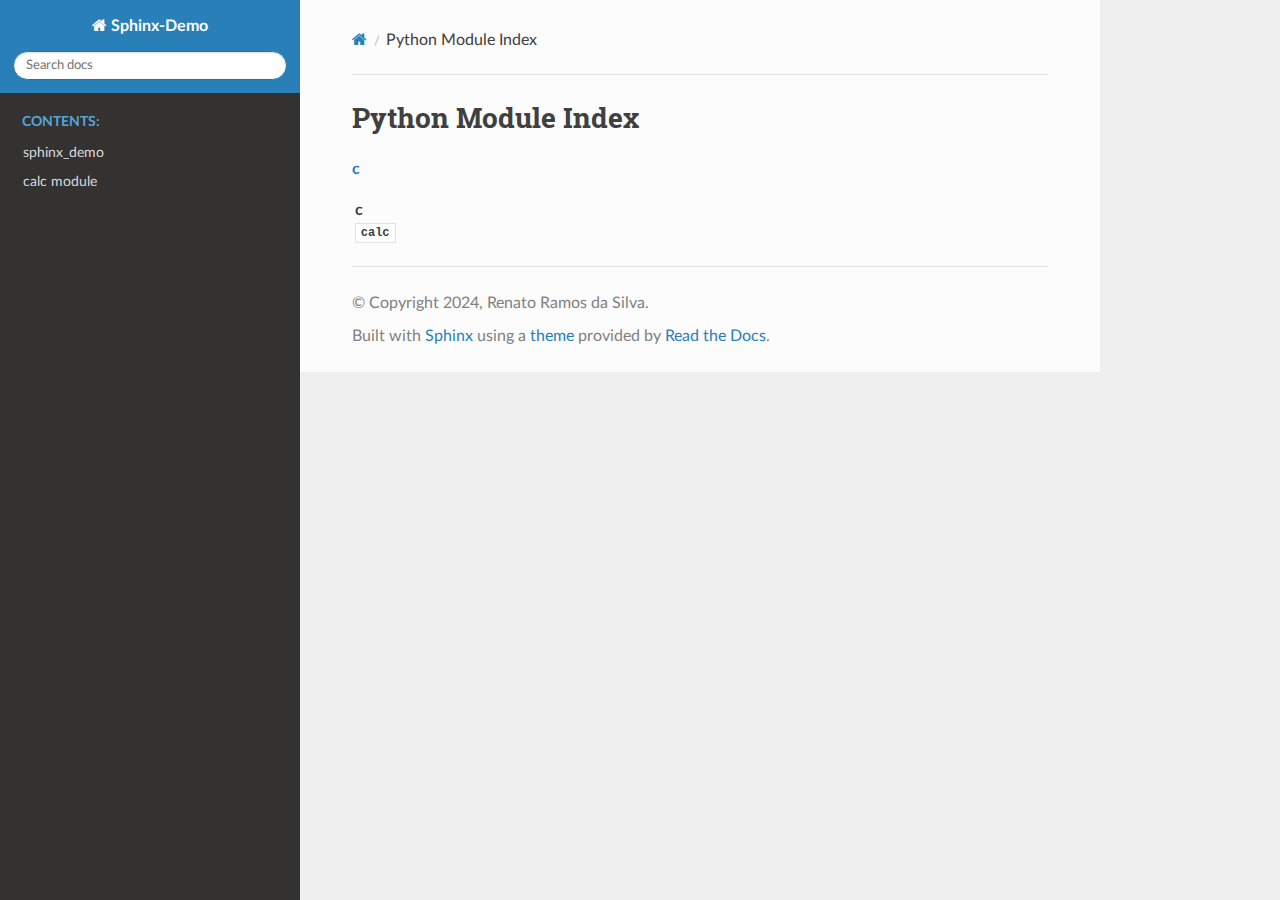
<file: py-modindex.html>
<!DOCTYPE html>
<html class="writer-html5" lang="en">
<head>
  <meta charset="utf-8" />
  <meta name="viewport" content="width=device-width, initial-scale=1.0" />
  <title>Python Module Index &mdash; Sphinx-Demo  documentation</title>
      <link rel="stylesheet" type="text/css" href="_static/pygments.css?v=80d5e7a1" />
      <link rel="stylesheet" type="text/css" href="_static/css/theme.css?v=19f00094" />

  
    <link rel="canonical" href="https://renatoramossilva.github.io/sphinx_demo/py-modindex.html" />
  <!--[if lt IE 9]>
    <script src="_static/js/html5shiv.min.js"></script>
  <![endif]-->
  
        <script src="_static/jquery.js?v=5d32c60e"></script>
        <script src="_static/_sphinx_javascript_frameworks_compat.js?v=2cd50e6c"></script>
        <script data-url_root="./" id="documentation_options" src="_static/documentation_options.js?v=b3ba4146"></script>
        <script src="_static/doctools.js?v=888ff710"></script>
        <script src="_static/sphinx_highlight.js?v=4825356b"></script>
    <script src="_static/js/theme.js"></script>
    <link rel="index" title="Index" href="genindex.html" />
    <link rel="search" title="Search" href="search.html" />
 

    <script>
      DOCUMENTATION_OPTIONS.COLLAPSE_INDEX = true;
    </script>


</head>

<body class="wy-body-for-nav"> 
  <div class="wy-grid-for-nav">
    <nav data-toggle="wy-nav-shift" class="wy-nav-side">
      <div class="wy-side-scroll">
        <div class="wy-side-nav-search" >

          
          
          <a href="index.html" class="icon icon-home">
            Sphinx-Demo
          </a>
<div role="search">
  <form id="rtd-search-form" class="wy-form" action="search.html" method="get">
    <input type="text" name="q" placeholder="Search docs" aria-label="Search docs" />
    <input type="hidden" name="check_keywords" value="yes" />
    <input type="hidden" name="area" value="default" />
  </form>
</div>
        </div><div class="wy-menu wy-menu-vertical" data-spy="affix" role="navigation" aria-label="Navigation menu">
              <p class="caption" role="heading"><span class="caption-text">Contents:</span></p>
<ul>
<li class="toctree-l1"><a class="reference internal" href="modules.html">sphinx_demo</a></li>
<li class="toctree-l1"><a class="reference internal" href="calc.html">calc module</a></li>
</ul>

        </div>
      </div>
    </nav>

    <section data-toggle="wy-nav-shift" class="wy-nav-content-wrap"><nav class="wy-nav-top" aria-label="Mobile navigation menu" >
          <i data-toggle="wy-nav-top" class="fa fa-bars"></i>
          <a href="index.html">Sphinx-Demo</a>
      </nav>

      <div class="wy-nav-content">
        <div class="rst-content">
          <div role="navigation" aria-label="Page navigation">
  <ul class="wy-breadcrumbs">
      <li><a href="index.html" class="icon icon-home" aria-label="Home"></a></li>
      <li class="breadcrumb-item active">Python Module Index</li>
      <li class="wy-breadcrumbs-aside">
      </li>
  </ul>
  <hr/>
</div>
          <div role="main" class="document" itemscope="itemscope" itemtype="http://schema.org/Article">
           <div itemprop="articleBody">
             

   <h1>Python Module Index</h1>

   <div class="modindex-jumpbox">
   <a href="#cap-c"><strong>c</strong></a>
   </div>

   <table class="indextable modindextable">
     <tr class="pcap"><td></td><td>&#160;</td><td></td></tr>
     <tr class="cap" id="cap-c"><td></td><td>
       <strong>c</strong></td><td></td></tr>
     <tr>
       <td></td>
       <td>
       <a href="calc.html#module-calc"><code class="xref">calc</code></a></td><td>
       <em></em></td></tr>
   </table>


           </div>
          </div>
          <footer>

  <hr/>

  <div role="contentinfo">
    <p>&#169; Copyright 2024, Renato Ramos da Silva.</p>
  </div>

  Built with <a href="https://www.sphinx-doc.org/">Sphinx</a> using a
    <a href="https://github.com/readthedocs/sphinx_rtd_theme">theme</a>
    provided by <a href="https://readthedocs.org">Read the Docs</a>.
   

</footer>
        </div>
      </div>
    </section>
  </div>
  <script>
      jQuery(function () {
          SphinxRtdTheme.Navigation.enable(true);
      });
  </script> 

</body>
</html>
</file>
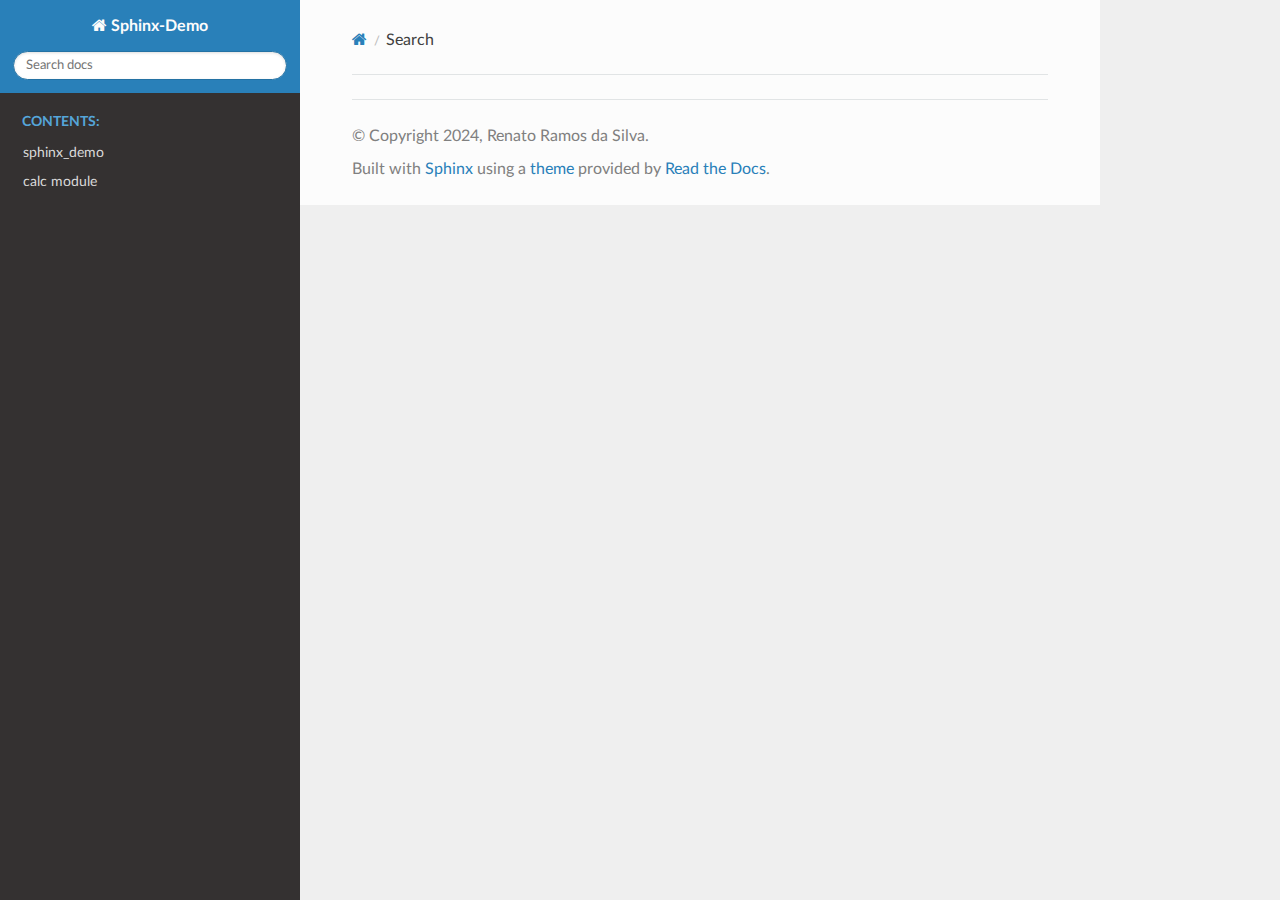
<file: search.html>
<!DOCTYPE html>
<html class="writer-html5" lang="en">
<head>
  <meta charset="utf-8" />
  <meta name="viewport" content="width=device-width, initial-scale=1.0" />
  <title>Search &mdash; Sphinx-Demo  documentation</title>
      <link rel="stylesheet" type="text/css" href="_static/pygments.css?v=80d5e7a1" />
      <link rel="stylesheet" type="text/css" href="_static/css/theme.css?v=19f00094" />

  
    <link rel="canonical" href="https://renatoramossilva.github.io/sphinx_demo/search.html" />
    
  <!--[if lt IE 9]>
    <script src="_static/js/html5shiv.min.js"></script>
  <![endif]-->
  
        <script src="_static/jquery.js?v=5d32c60e"></script>
        <script src="_static/_sphinx_javascript_frameworks_compat.js?v=2cd50e6c"></script>
        <script data-url_root="./" id="documentation_options" src="_static/documentation_options.js?v=b3ba4146"></script>
        <script src="_static/doctools.js?v=888ff710"></script>
        <script src="_static/sphinx_highlight.js?v=4825356b"></script>
    <script src="_static/js/theme.js"></script>
    <script src="_static/searchtools.js"></script>
    <script src="_static/language_data.js"></script>
    <link rel="index" title="Index" href="genindex.html" />
    <link rel="search" title="Search" href="#" /> 
</head>

<body class="wy-body-for-nav"> 
  <div class="wy-grid-for-nav">
    <nav data-toggle="wy-nav-shift" class="wy-nav-side">
      <div class="wy-side-scroll">
        <div class="wy-side-nav-search" >

          
          
          <a href="index.html" class="icon icon-home">
            Sphinx-Demo
          </a>
<div role="search">
  <form id="rtd-search-form" class="wy-form" action="#" method="get">
    <input type="text" name="q" placeholder="Search docs" aria-label="Search docs" />
    <input type="hidden" name="check_keywords" value="yes" />
    <input type="hidden" name="area" value="default" />
  </form>
</div>
        </div><div class="wy-menu wy-menu-vertical" data-spy="affix" role="navigation" aria-label="Navigation menu">
              <p class="caption" role="heading"><span class="caption-text">Contents:</span></p>
<ul>
<li class="toctree-l1"><a class="reference internal" href="modules.html">sphinx_demo</a></li>
<li class="toctree-l1"><a class="reference internal" href="calc.html">calc module</a></li>
</ul>

        </div>
      </div>
    </nav>

    <section data-toggle="wy-nav-shift" class="wy-nav-content-wrap"><nav class="wy-nav-top" aria-label="Mobile navigation menu" >
          <i data-toggle="wy-nav-top" class="fa fa-bars"></i>
          <a href="index.html">Sphinx-Demo</a>
      </nav>

      <div class="wy-nav-content">
        <div class="rst-content">
          <div role="navigation" aria-label="Page navigation">
  <ul class="wy-breadcrumbs">
      <li><a href="index.html" class="icon icon-home" aria-label="Home"></a></li>
      <li class="breadcrumb-item active">Search</li>
      <li class="wy-breadcrumbs-aside">
      </li>
  </ul>
  <hr/>
</div>
          <div role="main" class="document" itemscope="itemscope" itemtype="http://schema.org/Article">
           <div itemprop="articleBody">
             
  <noscript>
  <div id="fallback" class="admonition warning">
    <p class="last">
      Please activate JavaScript to enable the search functionality.
    </p>
  </div>
  </noscript>

  
  <div id="search-results">
  
  </div>

           </div>
          </div>
          <footer>

  <hr/>

  <div role="contentinfo">
    <p>&#169; Copyright 2024, Renato Ramos da Silva.</p>
  </div>

  Built with <a href="https://www.sphinx-doc.org/">Sphinx</a> using a
    <a href="https://github.com/readthedocs/sphinx_rtd_theme">theme</a>
    provided by <a href="https://readthedocs.org">Read the Docs</a>.
   

</footer>
        </div>
      </div>
    </section>
  </div>
  <script>
      jQuery(function () {
          SphinxRtdTheme.Navigation.enable(true);
      });
  </script>
  <script>
    jQuery(function() { Search.loadIndex("searchindex.js"); });
  </script>
  
  <script id="searchindexloader"></script>
   


</body>
</html>
</file>
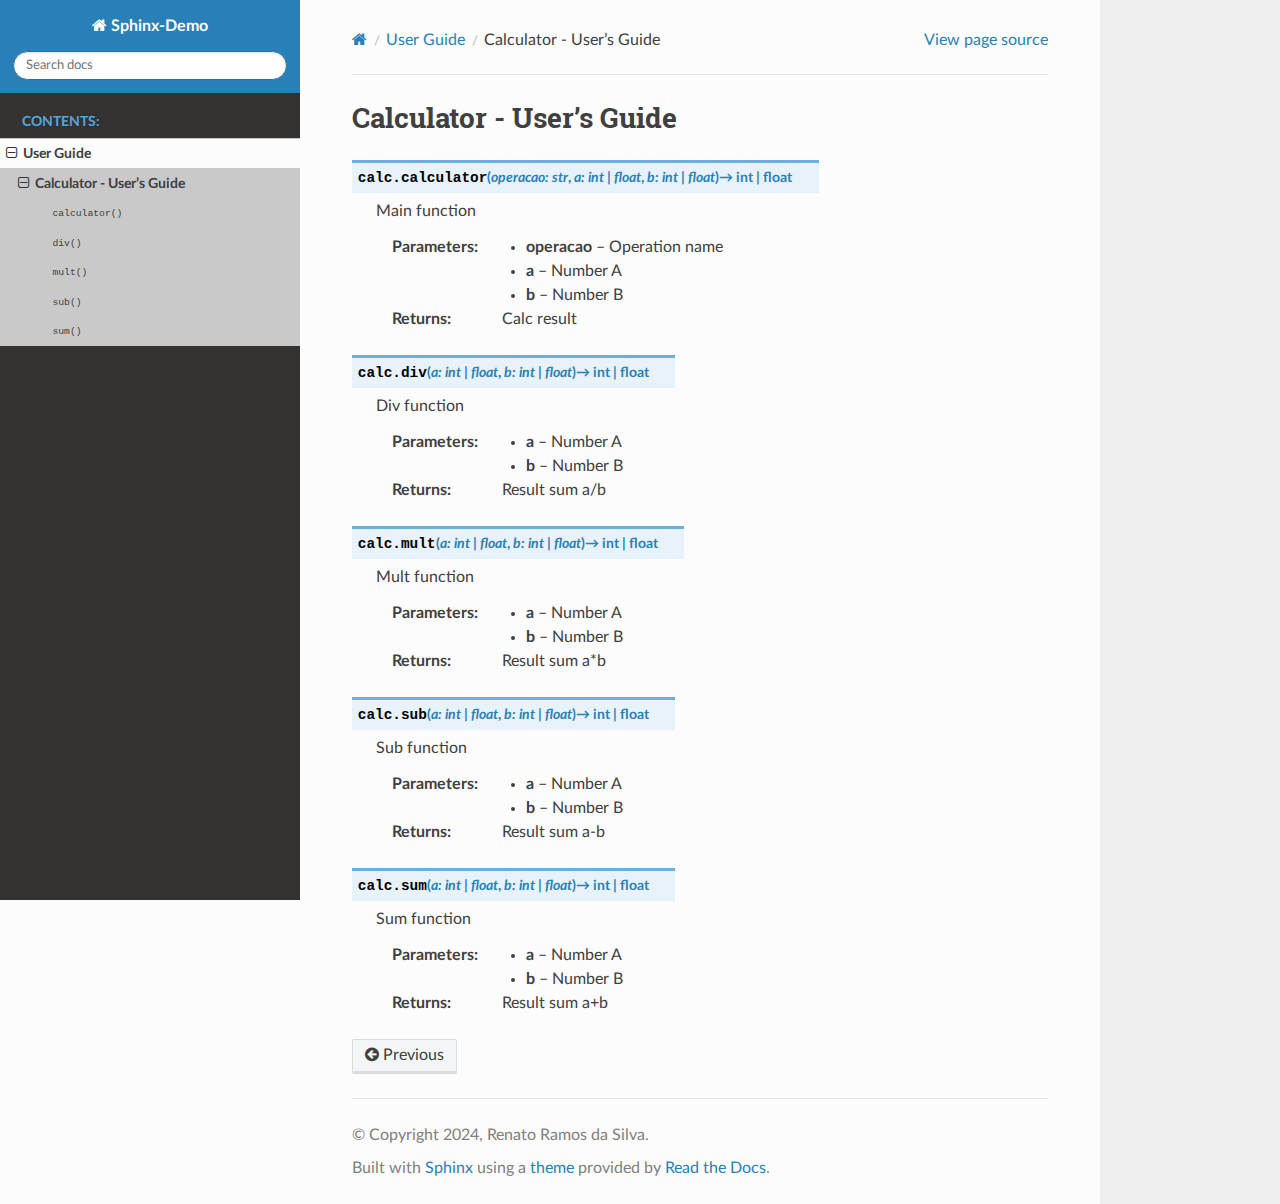
<file: docs/_build/html/calc.html>
<!DOCTYPE html>
<html class="writer-html5" lang="en">
<head>
  <meta charset="utf-8" /><meta name="viewport" content="width=device-width, initial-scale=1" />

  <meta name="viewport" content="width=device-width, initial-scale=1.0" />
  <title>Calculator - User’s Guide &mdash; Sphinx-Demo  documentation</title>
      <link rel="stylesheet" type="text/css" href="_static/pygments.css?v=80d5e7a1" />
      <link rel="stylesheet" type="text/css" href="_static/css/theme.css?v=19f00094" />
      <link rel="stylesheet" type="text/css" href="_static/custom.css?v=a2c3a165" />

  
  <!--[if lt IE 9]>
    <script src="_static/js/html5shiv.min.js"></script>
  <![endif]-->
  
        <script src="_static/jquery.js?v=5d32c60e"></script>
        <script src="_static/_sphinx_javascript_frameworks_compat.js?v=2cd50e6c"></script>
        <script data-url_root="./" id="documentation_options" src="_static/documentation_options.js?v=b3ba4146"></script>
        <script src="_static/doctools.js?v=888ff710"></script>
        <script src="_static/sphinx_highlight.js?v=4825356b"></script>
    <script src="_static/js/theme.js"></script>
    <link rel="index" title="Index" href="genindex.html" />
    <link rel="search" title="Search" href="search.html" />
    <link rel="prev" title="User Guide" href="modules.html" /> 
</head>

<body class="wy-body-for-nav"> 
  <div class="wy-grid-for-nav">
    <nav data-toggle="wy-nav-shift" class="wy-nav-side">
      <div class="wy-side-scroll">
        <div class="wy-side-nav-search" >

          
          
          <a href="index.html" class="icon icon-home">
            Sphinx-Demo
          </a>
<div role="search">
  <form id="rtd-search-form" class="wy-form" action="search.html" method="get">
    <input type="text" name="q" placeholder="Search docs" aria-label="Search docs" />
    <input type="hidden" name="check_keywords" value="yes" />
    <input type="hidden" name="area" value="default" />
  </form>
</div>
        </div><div class="wy-menu wy-menu-vertical" data-spy="affix" role="navigation" aria-label="Navigation menu">
              <p class="caption" role="heading"><span class="caption-text">Contents:</span></p>
<ul class="current">
<li class="toctree-l1 current"><a class="reference internal" href="modules.html">User Guide</a><ul class="current">
<li class="toctree-l2 current"><a class="current reference internal" href="#">Calculator - User’s Guide</a><ul>
<li class="toctree-l3"><a class="reference internal" href="#calc.calculator"><code class="docutils literal notranslate"><span class="pre">calculator()</span></code></a></li>
<li class="toctree-l3"><a class="reference internal" href="#calc.div"><code class="docutils literal notranslate"><span class="pre">div()</span></code></a></li>
<li class="toctree-l3"><a class="reference internal" href="#calc.mult"><code class="docutils literal notranslate"><span class="pre">mult()</span></code></a></li>
<li class="toctree-l3"><a class="reference internal" href="#calc.sub"><code class="docutils literal notranslate"><span class="pre">sub()</span></code></a></li>
<li class="toctree-l3"><a class="reference internal" href="#calc.sum"><code class="docutils literal notranslate"><span class="pre">sum()</span></code></a></li>
</ul>
</li>
</ul>
</li>
</ul>

        </div>
      </div>
    </nav>

    <section data-toggle="wy-nav-shift" class="wy-nav-content-wrap"><nav class="wy-nav-top" aria-label="Mobile navigation menu" >
          <i data-toggle="wy-nav-top" class="fa fa-bars"></i>
          <a href="index.html">Sphinx-Demo</a>
      </nav>

      <div class="wy-nav-content">
        <div class="rst-content">
          <div role="navigation" aria-label="Page navigation">
  <ul class="wy-breadcrumbs">
      <li><a href="index.html" class="icon icon-home" aria-label="Home"></a></li>
          <li class="breadcrumb-item"><a href="modules.html">User Guide</a></li>
      <li class="breadcrumb-item active">Calculator - User’s Guide</li>
      <li class="wy-breadcrumbs-aside">
            <a href="_sources/calc.rst.txt" rel="nofollow"> View page source</a>
      </li>
  </ul>
  <hr/>
</div>
          <div role="main" class="document" itemscope="itemscope" itemtype="http://schema.org/Article">
           <div itemprop="articleBody">
             
  <section id="module-calc">
<span id="calculator-user-s-guide"></span><h1>Calculator - User’s Guide<a class="headerlink" href="#module-calc" title="Permalink to this heading"></a></h1>
<dl class="py function">
<dt class="sig sig-object py" id="calc.calculator">
<span class="sig-prename descclassname"><span class="pre">calc.</span></span><span class="sig-name descname"><span class="pre">calculator</span></span><span class="sig-paren">(</span><em class="sig-param"><span class="n"><span class="pre">operacao</span></span><span class="p"><span class="pre">:</span></span><span class="w"> </span><span class="n"><span class="pre">str</span></span></em>, <em class="sig-param"><span class="n"><span class="pre">a</span></span><span class="p"><span class="pre">:</span></span><span class="w"> </span><span class="n"><span class="pre">int</span><span class="w"> </span><span class="p"><span class="pre">|</span></span><span class="w"> </span><span class="pre">float</span></span></em>, <em class="sig-param"><span class="n"><span class="pre">b</span></span><span class="p"><span class="pre">:</span></span><span class="w"> </span><span class="n"><span class="pre">int</span><span class="w"> </span><span class="p"><span class="pre">|</span></span><span class="w"> </span><span class="pre">float</span></span></em><span class="sig-paren">)</span> <span class="sig-return"><span class="sig-return-icon">&#x2192;</span> <span class="sig-return-typehint"><span class="pre">int</span><span class="w"> </span><span class="p"><span class="pre">|</span></span><span class="w"> </span><span class="pre">float</span></span></span><a class="headerlink" href="#calc.calculator" title="Permalink to this definition"></a></dt>
<dd><p>Main function</p>
<dl class="field-list simple">
<dt class="field-odd">Parameters<span class="colon">:</span></dt>
<dd class="field-odd"><ul class="simple">
<li><p><strong>operacao</strong> – Operation name</p></li>
<li><p><strong>a</strong> – Number A</p></li>
<li><p><strong>b</strong> – Number B</p></li>
</ul>
</dd>
<dt class="field-even">Returns<span class="colon">:</span></dt>
<dd class="field-even"><p>Calc result</p>
</dd>
</dl>
</dd></dl>

<dl class="py function">
<dt class="sig sig-object py" id="calc.div">
<span class="sig-prename descclassname"><span class="pre">calc.</span></span><span class="sig-name descname"><span class="pre">div</span></span><span class="sig-paren">(</span><em class="sig-param"><span class="n"><span class="pre">a</span></span><span class="p"><span class="pre">:</span></span><span class="w"> </span><span class="n"><span class="pre">int</span><span class="w"> </span><span class="p"><span class="pre">|</span></span><span class="w"> </span><span class="pre">float</span></span></em>, <em class="sig-param"><span class="n"><span class="pre">b</span></span><span class="p"><span class="pre">:</span></span><span class="w"> </span><span class="n"><span class="pre">int</span><span class="w"> </span><span class="p"><span class="pre">|</span></span><span class="w"> </span><span class="pre">float</span></span></em><span class="sig-paren">)</span> <span class="sig-return"><span class="sig-return-icon">&#x2192;</span> <span class="sig-return-typehint"><span class="pre">int</span><span class="w"> </span><span class="p"><span class="pre">|</span></span><span class="w"> </span><span class="pre">float</span></span></span><a class="headerlink" href="#calc.div" title="Permalink to this definition"></a></dt>
<dd><p>Div function</p>
<dl class="field-list simple">
<dt class="field-odd">Parameters<span class="colon">:</span></dt>
<dd class="field-odd"><ul class="simple">
<li><p><strong>a</strong> – Number A</p></li>
<li><p><strong>b</strong> – Number B</p></li>
</ul>
</dd>
<dt class="field-even">Returns<span class="colon">:</span></dt>
<dd class="field-even"><p>Result sum a/b</p>
</dd>
</dl>
</dd></dl>

<dl class="py function">
<dt class="sig sig-object py" id="calc.mult">
<span class="sig-prename descclassname"><span class="pre">calc.</span></span><span class="sig-name descname"><span class="pre">mult</span></span><span class="sig-paren">(</span><em class="sig-param"><span class="n"><span class="pre">a</span></span><span class="p"><span class="pre">:</span></span><span class="w"> </span><span class="n"><span class="pre">int</span><span class="w"> </span><span class="p"><span class="pre">|</span></span><span class="w"> </span><span class="pre">float</span></span></em>, <em class="sig-param"><span class="n"><span class="pre">b</span></span><span class="p"><span class="pre">:</span></span><span class="w"> </span><span class="n"><span class="pre">int</span><span class="w"> </span><span class="p"><span class="pre">|</span></span><span class="w"> </span><span class="pre">float</span></span></em><span class="sig-paren">)</span> <span class="sig-return"><span class="sig-return-icon">&#x2192;</span> <span class="sig-return-typehint"><span class="pre">int</span><span class="w"> </span><span class="p"><span class="pre">|</span></span><span class="w"> </span><span class="pre">float</span></span></span><a class="headerlink" href="#calc.mult" title="Permalink to this definition"></a></dt>
<dd><p>Mult function</p>
<dl class="field-list simple">
<dt class="field-odd">Parameters<span class="colon">:</span></dt>
<dd class="field-odd"><ul class="simple">
<li><p><strong>a</strong> – Number A</p></li>
<li><p><strong>b</strong> – Number B</p></li>
</ul>
</dd>
<dt class="field-even">Returns<span class="colon">:</span></dt>
<dd class="field-even"><p>Result sum a*b</p>
</dd>
</dl>
</dd></dl>

<dl class="py function">
<dt class="sig sig-object py" id="calc.sub">
<span class="sig-prename descclassname"><span class="pre">calc.</span></span><span class="sig-name descname"><span class="pre">sub</span></span><span class="sig-paren">(</span><em class="sig-param"><span class="n"><span class="pre">a</span></span><span class="p"><span class="pre">:</span></span><span class="w"> </span><span class="n"><span class="pre">int</span><span class="w"> </span><span class="p"><span class="pre">|</span></span><span class="w"> </span><span class="pre">float</span></span></em>, <em class="sig-param"><span class="n"><span class="pre">b</span></span><span class="p"><span class="pre">:</span></span><span class="w"> </span><span class="n"><span class="pre">int</span><span class="w"> </span><span class="p"><span class="pre">|</span></span><span class="w"> </span><span class="pre">float</span></span></em><span class="sig-paren">)</span> <span class="sig-return"><span class="sig-return-icon">&#x2192;</span> <span class="sig-return-typehint"><span class="pre">int</span><span class="w"> </span><span class="p"><span class="pre">|</span></span><span class="w"> </span><span class="pre">float</span></span></span><a class="headerlink" href="#calc.sub" title="Permalink to this definition"></a></dt>
<dd><p>Sub function</p>
<dl class="field-list simple">
<dt class="field-odd">Parameters<span class="colon">:</span></dt>
<dd class="field-odd"><ul class="simple">
<li><p><strong>a</strong> – Number A</p></li>
<li><p><strong>b</strong> – Number B</p></li>
</ul>
</dd>
<dt class="field-even">Returns<span class="colon">:</span></dt>
<dd class="field-even"><p>Result sum a-b</p>
</dd>
</dl>
</dd></dl>

<dl class="py function">
<dt class="sig sig-object py" id="calc.sum">
<span class="sig-prename descclassname"><span class="pre">calc.</span></span><span class="sig-name descname"><span class="pre">sum</span></span><span class="sig-paren">(</span><em class="sig-param"><span class="n"><span class="pre">a</span></span><span class="p"><span class="pre">:</span></span><span class="w"> </span><span class="n"><span class="pre">int</span><span class="w"> </span><span class="p"><span class="pre">|</span></span><span class="w"> </span><span class="pre">float</span></span></em>, <em class="sig-param"><span class="n"><span class="pre">b</span></span><span class="p"><span class="pre">:</span></span><span class="w"> </span><span class="n"><span class="pre">int</span><span class="w"> </span><span class="p"><span class="pre">|</span></span><span class="w"> </span><span class="pre">float</span></span></em><span class="sig-paren">)</span> <span class="sig-return"><span class="sig-return-icon">&#x2192;</span> <span class="sig-return-typehint"><span class="pre">int</span><span class="w"> </span><span class="p"><span class="pre">|</span></span><span class="w"> </span><span class="pre">float</span></span></span><a class="headerlink" href="#calc.sum" title="Permalink to this definition"></a></dt>
<dd><p>Sum function</p>
<dl class="field-list simple">
<dt class="field-odd">Parameters<span class="colon">:</span></dt>
<dd class="field-odd"><ul class="simple">
<li><p><strong>a</strong> – Number A</p></li>
<li><p><strong>b</strong> – Number B</p></li>
</ul>
</dd>
<dt class="field-even">Returns<span class="colon">:</span></dt>
<dd class="field-even"><p>Result sum a+b</p>
</dd>
</dl>
</dd></dl>

</section>


           </div>
          </div>
          <footer><div class="rst-footer-buttons" role="navigation" aria-label="Footer">
        <a href="modules.html" class="btn btn-neutral float-left" title="User Guide" accesskey="p" rel="prev"><span class="fa fa-arrow-circle-left" aria-hidden="true"></span> Previous</a>
    </div>

  <hr/>

  <div role="contentinfo">
    <p>&#169; Copyright 2024, Renato Ramos da Silva.</p>
  </div>

  Built with <a href="https://www.sphinx-doc.org/">Sphinx</a> using a
    <a href="https://github.com/readthedocs/sphinx_rtd_theme">theme</a>
    provided by <a href="https://readthedocs.org">Read the Docs</a>.
   

</footer>
        </div>
      </div>
    </section>
  </div>
  <script>
      jQuery(function () {
          SphinxRtdTheme.Navigation.enable(true);
      });
  </script> 

</body>
</html>
</file>
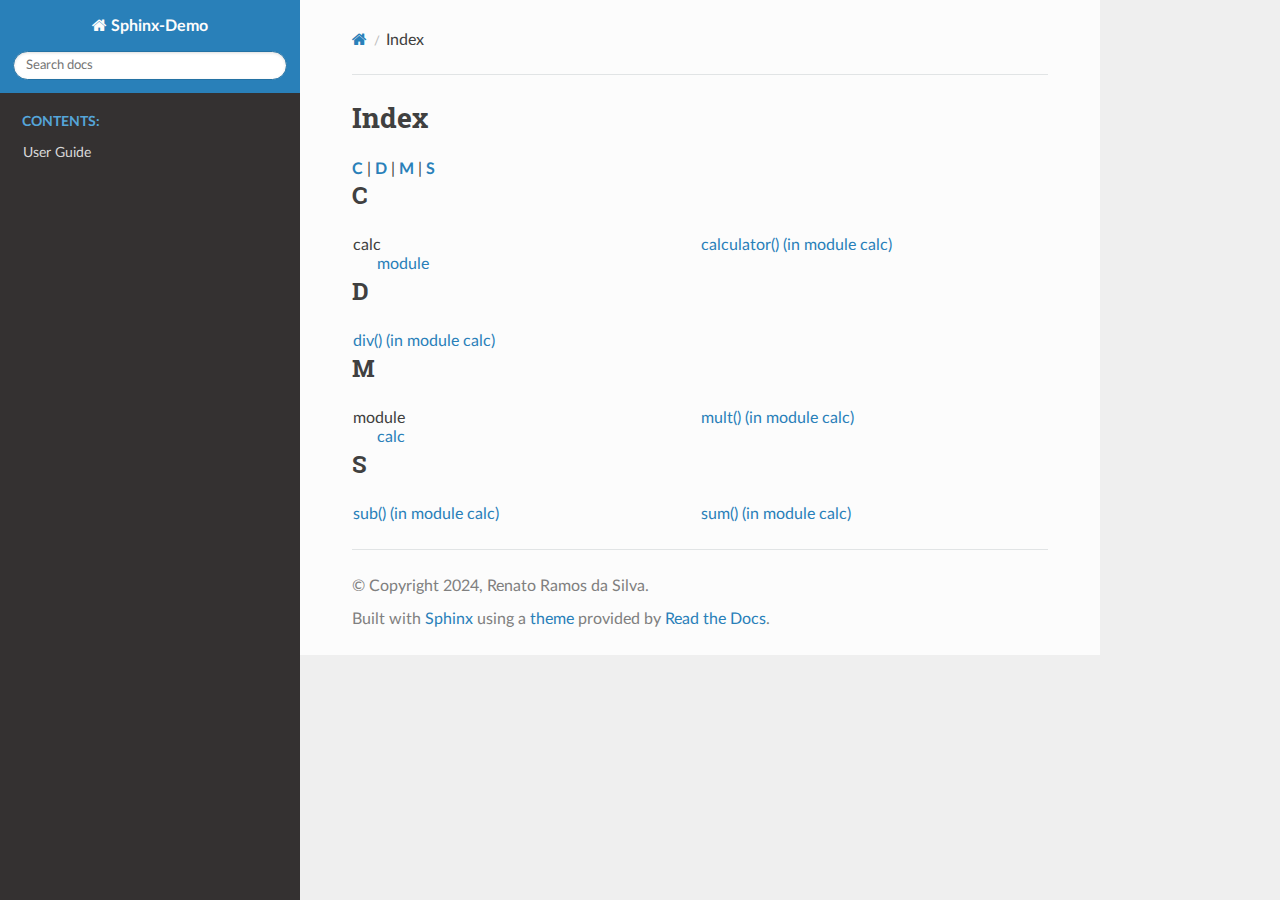
<file: docs/_build/html/genindex.html>
<!DOCTYPE html>
<html class="writer-html5" lang="en">
<head>
  <meta charset="utf-8" />
  <meta name="viewport" content="width=device-width, initial-scale=1.0" />
  <title>Index &mdash; Sphinx-Demo  documentation</title>
      <link rel="stylesheet" type="text/css" href="_static/pygments.css?v=80d5e7a1" />
      <link rel="stylesheet" type="text/css" href="_static/css/theme.css?v=19f00094" />
      <link rel="stylesheet" type="text/css" href="_static/custom.css?v=a2c3a165" />

  
  <!--[if lt IE 9]>
    <script src="_static/js/html5shiv.min.js"></script>
  <![endif]-->
  
        <script src="_static/jquery.js?v=5d32c60e"></script>
        <script src="_static/_sphinx_javascript_frameworks_compat.js?v=2cd50e6c"></script>
        <script data-url_root="./" id="documentation_options" src="_static/documentation_options.js?v=b3ba4146"></script>
        <script src="_static/doctools.js?v=888ff710"></script>
        <script src="_static/sphinx_highlight.js?v=4825356b"></script>
    <script src="_static/js/theme.js"></script>
    <link rel="index" title="Index" href="#" />
    <link rel="search" title="Search" href="search.html" /> 
</head>

<body class="wy-body-for-nav"> 
  <div class="wy-grid-for-nav">
    <nav data-toggle="wy-nav-shift" class="wy-nav-side">
      <div class="wy-side-scroll">
        <div class="wy-side-nav-search" >

          
          
          <a href="index.html" class="icon icon-home">
            Sphinx-Demo
          </a>
<div role="search">
  <form id="rtd-search-form" class="wy-form" action="search.html" method="get">
    <input type="text" name="q" placeholder="Search docs" aria-label="Search docs" />
    <input type="hidden" name="check_keywords" value="yes" />
    <input type="hidden" name="area" value="default" />
  </form>
</div>
        </div><div class="wy-menu wy-menu-vertical" data-spy="affix" role="navigation" aria-label="Navigation menu">
              <p class="caption" role="heading"><span class="caption-text">Contents:</span></p>
<ul>
<li class="toctree-l1"><a class="reference internal" href="modules.html">User Guide</a></li>
</ul>

        </div>
      </div>
    </nav>

    <section data-toggle="wy-nav-shift" class="wy-nav-content-wrap"><nav class="wy-nav-top" aria-label="Mobile navigation menu" >
          <i data-toggle="wy-nav-top" class="fa fa-bars"></i>
          <a href="index.html">Sphinx-Demo</a>
      </nav>

      <div class="wy-nav-content">
        <div class="rst-content">
          <div role="navigation" aria-label="Page navigation">
  <ul class="wy-breadcrumbs">
      <li><a href="index.html" class="icon icon-home" aria-label="Home"></a></li>
      <li class="breadcrumb-item active">Index</li>
      <li class="wy-breadcrumbs-aside">
      </li>
  </ul>
  <hr/>
</div>
          <div role="main" class="document" itemscope="itemscope" itemtype="http://schema.org/Article">
           <div itemprop="articleBody">
             

<h1 id="index">Index</h1>

<div class="genindex-jumpbox">
 <a href="#C"><strong>C</strong></a>
 | <a href="#D"><strong>D</strong></a>
 | <a href="#M"><strong>M</strong></a>
 | <a href="#S"><strong>S</strong></a>
 
</div>
<h2 id="C">C</h2>
<table style="width: 100%" class="indextable genindextable"><tr>
  <td style="width: 33%; vertical-align: top;"><ul>
      <li>
    calc

      <ul>
        <li><a href="calc.html#module-calc">module</a>
</li>
      </ul></li>
  </ul></td>
  <td style="width: 33%; vertical-align: top;"><ul>
      <li><a href="calc.html#calc.calculator">calculator() (in module calc)</a>
</li>
  </ul></td>
</tr></table>

<h2 id="D">D</h2>
<table style="width: 100%" class="indextable genindextable"><tr>
  <td style="width: 33%; vertical-align: top;"><ul>
      <li><a href="calc.html#calc.div">div() (in module calc)</a>
</li>
  </ul></td>
</tr></table>

<h2 id="M">M</h2>
<table style="width: 100%" class="indextable genindextable"><tr>
  <td style="width: 33%; vertical-align: top;"><ul>
      <li>
    module

      <ul>
        <li><a href="calc.html#module-calc">calc</a>
</li>
      </ul></li>
  </ul></td>
  <td style="width: 33%; vertical-align: top;"><ul>
      <li><a href="calc.html#calc.mult">mult() (in module calc)</a>
</li>
  </ul></td>
</tr></table>

<h2 id="S">S</h2>
<table style="width: 100%" class="indextable genindextable"><tr>
  <td style="width: 33%; vertical-align: top;"><ul>
      <li><a href="calc.html#calc.sub">sub() (in module calc)</a>
</li>
  </ul></td>
  <td style="width: 33%; vertical-align: top;"><ul>
      <li><a href="calc.html#calc.sum">sum() (in module calc)</a>
</li>
  </ul></td>
</tr></table>



           </div>
          </div>
          <footer>

  <hr/>

  <div role="contentinfo">
    <p>&#169; Copyright 2024, Renato Ramos da Silva.</p>
  </div>

  Built with <a href="https://www.sphinx-doc.org/">Sphinx</a> using a
    <a href="https://github.com/readthedocs/sphinx_rtd_theme">theme</a>
    provided by <a href="https://readthedocs.org">Read the Docs</a>.
   

</footer>
        </div>
      </div>
    </section>
  </div>
  <script>
      jQuery(function () {
          SphinxRtdTheme.Navigation.enable(true);
      });
  </script> 

</body>
</html>
</file>
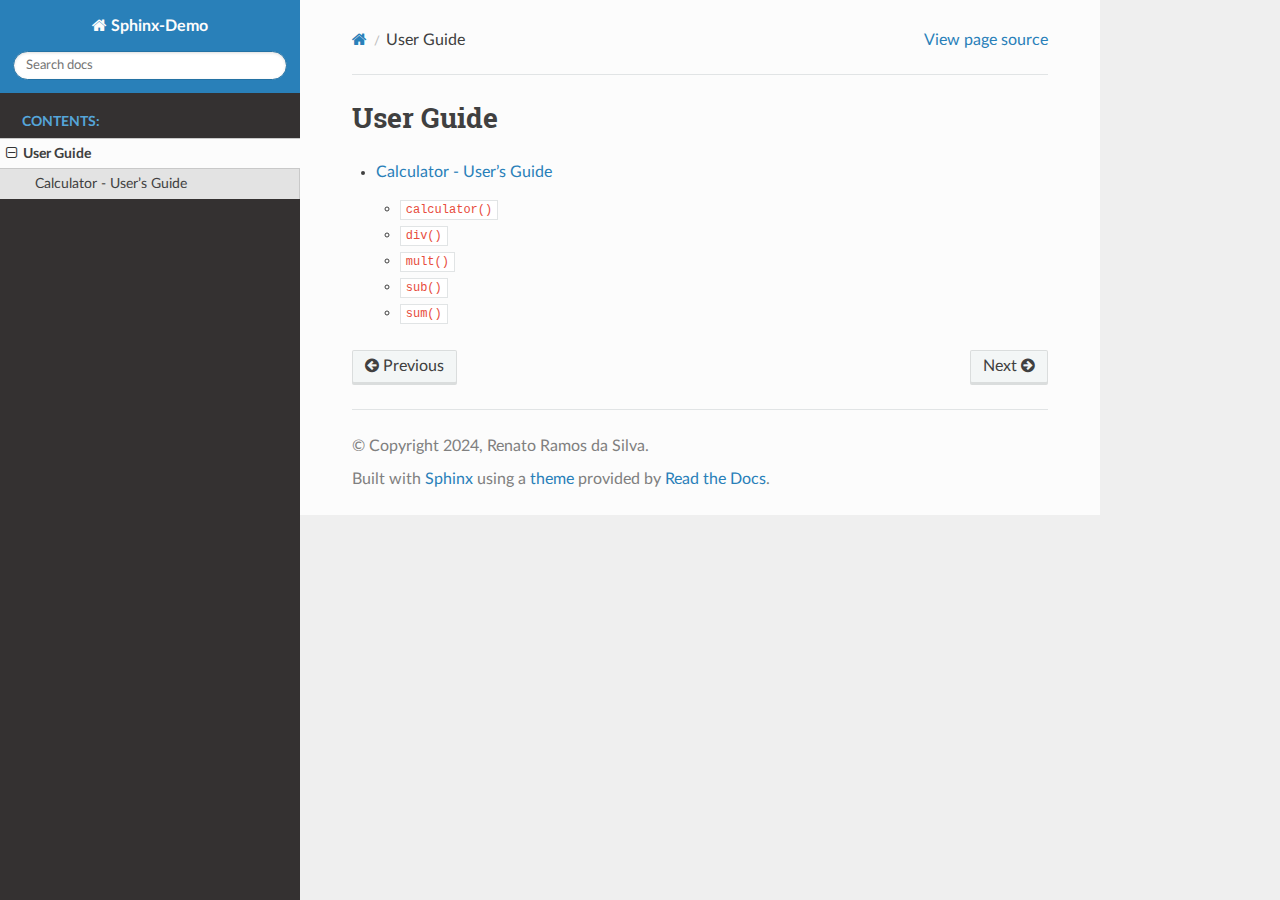
<file: docs/_build/html/modules.html>
<!DOCTYPE html>
<html class="writer-html5" lang="en">
<head>
  <meta charset="utf-8" /><meta name="viewport" content="width=device-width, initial-scale=1" />

  <meta name="viewport" content="width=device-width, initial-scale=1.0" />
  <title>User Guide &mdash; Sphinx-Demo  documentation</title>
      <link rel="stylesheet" type="text/css" href="_static/pygments.css?v=80d5e7a1" />
      <link rel="stylesheet" type="text/css" href="_static/css/theme.css?v=19f00094" />
      <link rel="stylesheet" type="text/css" href="_static/custom.css?v=a2c3a165" />

  
  <!--[if lt IE 9]>
    <script src="_static/js/html5shiv.min.js"></script>
  <![endif]-->
  
        <script src="_static/jquery.js?v=5d32c60e"></script>
        <script src="_static/_sphinx_javascript_frameworks_compat.js?v=2cd50e6c"></script>
        <script data-url_root="./" id="documentation_options" src="_static/documentation_options.js?v=b3ba4146"></script>
        <script src="_static/doctools.js?v=888ff710"></script>
        <script src="_static/sphinx_highlight.js?v=4825356b"></script>
    <script src="_static/js/theme.js"></script>
    <link rel="index" title="Index" href="genindex.html" />
    <link rel="search" title="Search" href="search.html" />
    <link rel="next" title="Calculator - User’s Guide" href="calc.html" />
    <link rel="prev" title="Welcome to Sphinx-Demo’s documentation!" href="index.html" /> 
</head>

<body class="wy-body-for-nav"> 
  <div class="wy-grid-for-nav">
    <nav data-toggle="wy-nav-shift" class="wy-nav-side">
      <div class="wy-side-scroll">
        <div class="wy-side-nav-search" >

          
          
          <a href="index.html" class="icon icon-home">
            Sphinx-Demo
          </a>
<div role="search">
  <form id="rtd-search-form" class="wy-form" action="search.html" method="get">
    <input type="text" name="q" placeholder="Search docs" aria-label="Search docs" />
    <input type="hidden" name="check_keywords" value="yes" />
    <input type="hidden" name="area" value="default" />
  </form>
</div>
        </div><div class="wy-menu wy-menu-vertical" data-spy="affix" role="navigation" aria-label="Navigation menu">
              <p class="caption" role="heading"><span class="caption-text">Contents:</span></p>
<ul class="current">
<li class="toctree-l1 current"><a class="current reference internal" href="#">User Guide</a><ul>
<li class="toctree-l2"><a class="reference internal" href="calc.html">Calculator - User’s Guide</a></li>
</ul>
</li>
</ul>

        </div>
      </div>
    </nav>

    <section data-toggle="wy-nav-shift" class="wy-nav-content-wrap"><nav class="wy-nav-top" aria-label="Mobile navigation menu" >
          <i data-toggle="wy-nav-top" class="fa fa-bars"></i>
          <a href="index.html">Sphinx-Demo</a>
      </nav>

      <div class="wy-nav-content">
        <div class="rst-content">
          <div role="navigation" aria-label="Page navigation">
  <ul class="wy-breadcrumbs">
      <li><a href="index.html" class="icon icon-home" aria-label="Home"></a></li>
      <li class="breadcrumb-item active">User Guide</li>
      <li class="wy-breadcrumbs-aside">
            <a href="_sources/modules.rst.txt" rel="nofollow"> View page source</a>
      </li>
  </ul>
  <hr/>
</div>
          <div role="main" class="document" itemscope="itemscope" itemtype="http://schema.org/Article">
           <div itemprop="articleBody">
             
  <section id="user-guide">
<h1>User Guide<a class="headerlink" href="#user-guide" title="Permalink to this heading"></a></h1>
<div class="toctree-wrapper compound">
<ul>
<li class="toctree-l1"><a class="reference internal" href="calc.html">Calculator - User’s Guide</a><ul>
<li class="toctree-l2"><a class="reference internal" href="calc.html#calc.calculator"><code class="docutils literal notranslate"><span class="pre">calculator()</span></code></a></li>
<li class="toctree-l2"><a class="reference internal" href="calc.html#calc.div"><code class="docutils literal notranslate"><span class="pre">div()</span></code></a></li>
<li class="toctree-l2"><a class="reference internal" href="calc.html#calc.mult"><code class="docutils literal notranslate"><span class="pre">mult()</span></code></a></li>
<li class="toctree-l2"><a class="reference internal" href="calc.html#calc.sub"><code class="docutils literal notranslate"><span class="pre">sub()</span></code></a></li>
<li class="toctree-l2"><a class="reference internal" href="calc.html#calc.sum"><code class="docutils literal notranslate"><span class="pre">sum()</span></code></a></li>
</ul>
</li>
</ul>
</div>
</section>


           </div>
          </div>
          <footer><div class="rst-footer-buttons" role="navigation" aria-label="Footer">
        <a href="index.html" class="btn btn-neutral float-left" title="Welcome to Sphinx-Demo’s documentation!" accesskey="p" rel="prev"><span class="fa fa-arrow-circle-left" aria-hidden="true"></span> Previous</a>
        <a href="calc.html" class="btn btn-neutral float-right" title="Calculator - User’s Guide" accesskey="n" rel="next">Next <span class="fa fa-arrow-circle-right" aria-hidden="true"></span></a>
    </div>

  <hr/>

  <div role="contentinfo">
    <p>&#169; Copyright 2024, Renato Ramos da Silva.</p>
  </div>

  Built with <a href="https://www.sphinx-doc.org/">Sphinx</a> using a
    <a href="https://github.com/readthedocs/sphinx_rtd_theme">theme</a>
    provided by <a href="https://readthedocs.org">Read the Docs</a>.
   

</footer>
        </div>
      </div>
    </section>
  </div>
  <script>
      jQuery(function () {
          SphinxRtdTheme.Navigation.enable(true);
      });
  </script> 

</body>
</html>
</file>
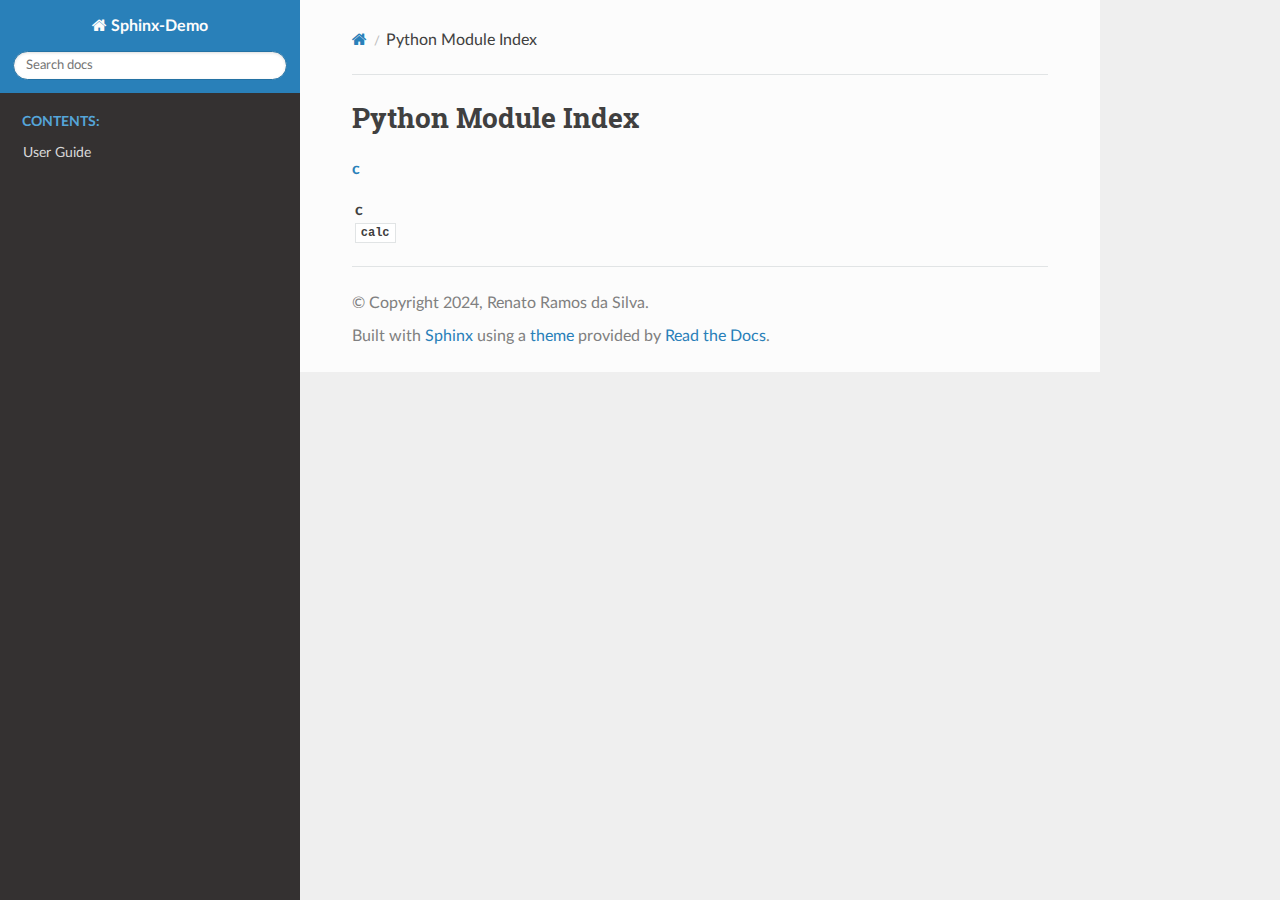
<file: docs/_build/html/py-modindex.html>
<!DOCTYPE html>
<html class="writer-html5" lang="en">
<head>
  <meta charset="utf-8" />
  <meta name="viewport" content="width=device-width, initial-scale=1.0" />
  <title>Python Module Index &mdash; Sphinx-Demo  documentation</title>
      <link rel="stylesheet" type="text/css" href="_static/pygments.css?v=80d5e7a1" />
      <link rel="stylesheet" type="text/css" href="_static/css/theme.css?v=19f00094" />
      <link rel="stylesheet" type="text/css" href="_static/custom.css?v=a2c3a165" />

  
  <!--[if lt IE 9]>
    <script src="_static/js/html5shiv.min.js"></script>
  <![endif]-->
  
        <script src="_static/jquery.js?v=5d32c60e"></script>
        <script src="_static/_sphinx_javascript_frameworks_compat.js?v=2cd50e6c"></script>
        <script data-url_root="./" id="documentation_options" src="_static/documentation_options.js?v=b3ba4146"></script>
        <script src="_static/doctools.js?v=888ff710"></script>
        <script src="_static/sphinx_highlight.js?v=4825356b"></script>
    <script src="_static/js/theme.js"></script>
    <link rel="index" title="Index" href="genindex.html" />
    <link rel="search" title="Search" href="search.html" />
 

    <script>
      DOCUMENTATION_OPTIONS.COLLAPSE_INDEX = true;
    </script>


</head>

<body class="wy-body-for-nav"> 
  <div class="wy-grid-for-nav">
    <nav data-toggle="wy-nav-shift" class="wy-nav-side">
      <div class="wy-side-scroll">
        <div class="wy-side-nav-search" >

          
          
          <a href="index.html" class="icon icon-home">
            Sphinx-Demo
          </a>
<div role="search">
  <form id="rtd-search-form" class="wy-form" action="search.html" method="get">
    <input type="text" name="q" placeholder="Search docs" aria-label="Search docs" />
    <input type="hidden" name="check_keywords" value="yes" />
    <input type="hidden" name="area" value="default" />
  </form>
</div>
        </div><div class="wy-menu wy-menu-vertical" data-spy="affix" role="navigation" aria-label="Navigation menu">
              <p class="caption" role="heading"><span class="caption-text">Contents:</span></p>
<ul>
<li class="toctree-l1"><a class="reference internal" href="modules.html">User Guide</a></li>
</ul>

        </div>
      </div>
    </nav>

    <section data-toggle="wy-nav-shift" class="wy-nav-content-wrap"><nav class="wy-nav-top" aria-label="Mobile navigation menu" >
          <i data-toggle="wy-nav-top" class="fa fa-bars"></i>
          <a href="index.html">Sphinx-Demo</a>
      </nav>

      <div class="wy-nav-content">
        <div class="rst-content">
          <div role="navigation" aria-label="Page navigation">
  <ul class="wy-breadcrumbs">
      <li><a href="index.html" class="icon icon-home" aria-label="Home"></a></li>
      <li class="breadcrumb-item active">Python Module Index</li>
      <li class="wy-breadcrumbs-aside">
      </li>
  </ul>
  <hr/>
</div>
          <div role="main" class="document" itemscope="itemscope" itemtype="http://schema.org/Article">
           <div itemprop="articleBody">
             

   <h1>Python Module Index</h1>

   <div class="modindex-jumpbox">
   <a href="#cap-c"><strong>c</strong></a>
   </div>

   <table class="indextable modindextable">
     <tr class="pcap"><td></td><td>&#160;</td><td></td></tr>
     <tr class="cap" id="cap-c"><td></td><td>
       <strong>c</strong></td><td></td></tr>
     <tr>
       <td></td>
       <td>
       <a href="calc.html#module-calc"><code class="xref">calc</code></a></td><td>
       <em></em></td></tr>
   </table>


           </div>
          </div>
          <footer>

  <hr/>

  <div role="contentinfo">
    <p>&#169; Copyright 2024, Renato Ramos da Silva.</p>
  </div>

  Built with <a href="https://www.sphinx-doc.org/">Sphinx</a> using a
    <a href="https://github.com/readthedocs/sphinx_rtd_theme">theme</a>
    provided by <a href="https://readthedocs.org">Read the Docs</a>.
   

</footer>
        </div>
      </div>
    </section>
  </div>
  <script>
      jQuery(function () {
          SphinxRtdTheme.Navigation.enable(true);
      });
  </script> 

</body>
</html>
</file>
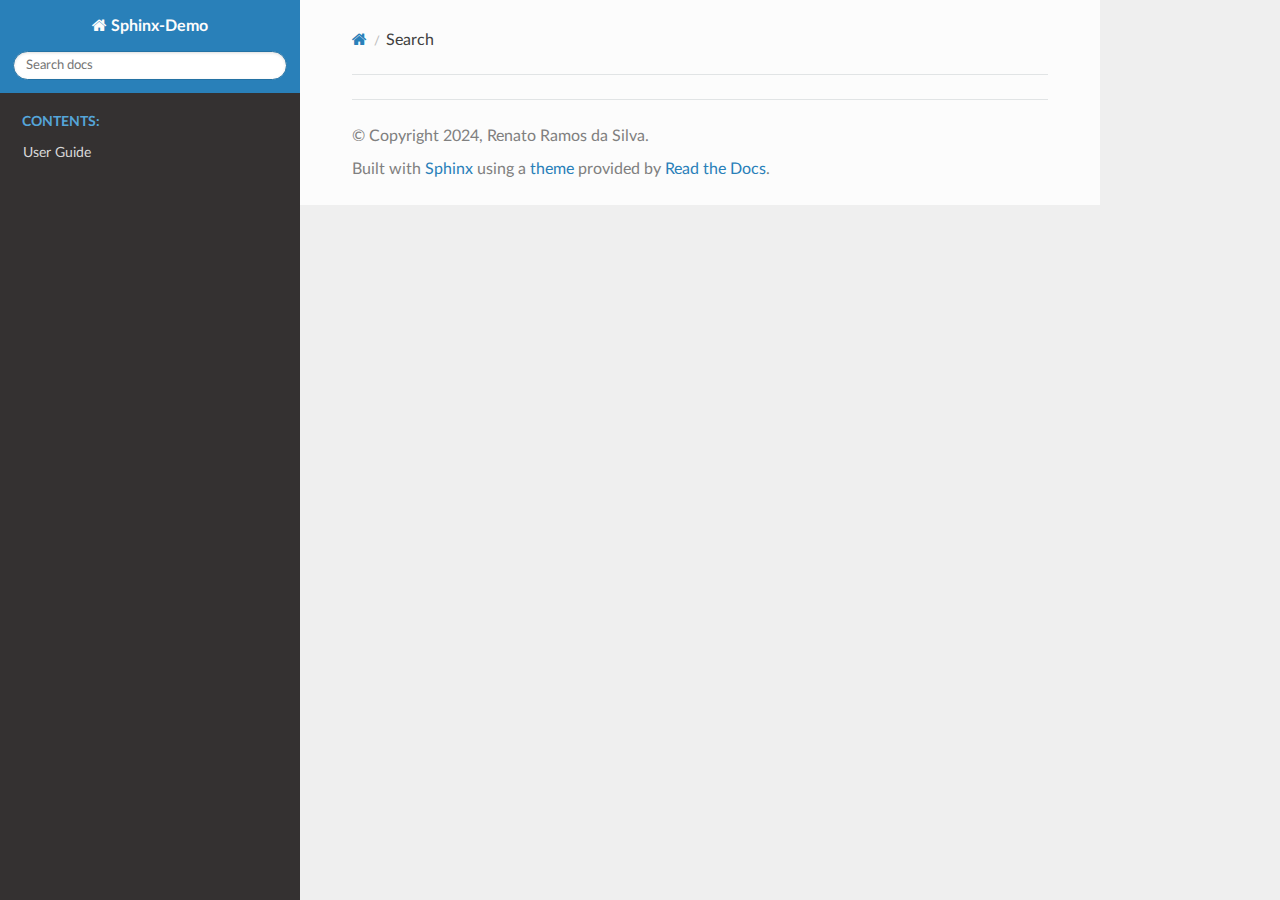
<file: docs/_build/html/search.html>
<!DOCTYPE html>
<html class="writer-html5" lang="en">
<head>
  <meta charset="utf-8" />
  <meta name="viewport" content="width=device-width, initial-scale=1.0" />
  <title>Search &mdash; Sphinx-Demo  documentation</title>
      <link rel="stylesheet" type="text/css" href="_static/pygments.css?v=80d5e7a1" />
      <link rel="stylesheet" type="text/css" href="_static/css/theme.css?v=19f00094" />
      <link rel="stylesheet" type="text/css" href="_static/custom.css?v=a2c3a165" />

  
    
  <!--[if lt IE 9]>
    <script src="_static/js/html5shiv.min.js"></script>
  <![endif]-->
  
        <script src="_static/jquery.js?v=5d32c60e"></script>
        <script src="_static/_sphinx_javascript_frameworks_compat.js?v=2cd50e6c"></script>
        <script data-url_root="./" id="documentation_options" src="_static/documentation_options.js?v=b3ba4146"></script>
        <script src="_static/doctools.js?v=888ff710"></script>
        <script src="_static/sphinx_highlight.js?v=4825356b"></script>
    <script src="_static/js/theme.js"></script>
    <script src="_static/searchtools.js"></script>
    <script src="_static/language_data.js"></script>
    <link rel="index" title="Index" href="genindex.html" />
    <link rel="search" title="Search" href="#" /> 
</head>

<body class="wy-body-for-nav"> 
  <div class="wy-grid-for-nav">
    <nav data-toggle="wy-nav-shift" class="wy-nav-side">
      <div class="wy-side-scroll">
        <div class="wy-side-nav-search" >

          
          
          <a href="index.html" class="icon icon-home">
            Sphinx-Demo
          </a>
<div role="search">
  <form id="rtd-search-form" class="wy-form" action="#" method="get">
    <input type="text" name="q" placeholder="Search docs" aria-label="Search docs" />
    <input type="hidden" name="check_keywords" value="yes" />
    <input type="hidden" name="area" value="default" />
  </form>
</div>
        </div><div class="wy-menu wy-menu-vertical" data-spy="affix" role="navigation" aria-label="Navigation menu">
              <p class="caption" role="heading"><span class="caption-text">Contents:</span></p>
<ul>
<li class="toctree-l1"><a class="reference internal" href="modules.html">User Guide</a></li>
</ul>

        </div>
      </div>
    </nav>

    <section data-toggle="wy-nav-shift" class="wy-nav-content-wrap"><nav class="wy-nav-top" aria-label="Mobile navigation menu" >
          <i data-toggle="wy-nav-top" class="fa fa-bars"></i>
          <a href="index.html">Sphinx-Demo</a>
      </nav>

      <div class="wy-nav-content">
        <div class="rst-content">
          <div role="navigation" aria-label="Page navigation">
  <ul class="wy-breadcrumbs">
      <li><a href="index.html" class="icon icon-home" aria-label="Home"></a></li>
      <li class="breadcrumb-item active">Search</li>
      <li class="wy-breadcrumbs-aside">
      </li>
  </ul>
  <hr/>
</div>
          <div role="main" class="document" itemscope="itemscope" itemtype="http://schema.org/Article">
           <div itemprop="articleBody">
             
  <noscript>
  <div id="fallback" class="admonition warning">
    <p class="last">
      Please activate JavaScript to enable the search functionality.
    </p>
  </div>
  </noscript>

  
  <div id="search-results">
  
  </div>

           </div>
          </div>
          <footer>

  <hr/>

  <div role="contentinfo">
    <p>&#169; Copyright 2024, Renato Ramos da Silva.</p>
  </div>

  Built with <a href="https://www.sphinx-doc.org/">Sphinx</a> using a
    <a href="https://github.com/readthedocs/sphinx_rtd_theme">theme</a>
    provided by <a href="https://readthedocs.org">Read the Docs</a>.
   

</footer>
        </div>
      </div>
    </section>
  </div>
  <script>
      jQuery(function () {
          SphinxRtdTheme.Navigation.enable(true);
      });
  </script>
  <script>
    jQuery(function() { Search.loadIndex("searchindex.js"); });
  </script>
  
  <script id="searchindexloader"></script>
   


</body>
</html>
</file>
<file: _static/pygments.css>
pre { line-height: 125%; }
td.linenos .normal { color: inherit; background-color: transparent; padding-left: 5px; padding-right: 5px; }
span.linenos { color: inherit; background-color: transparent; padding-left: 5px; padding-right: 5px; }
td.linenos .special { color: #000000; background-color: #ffffc0; padding-left: 5px; padding-right: 5px; }
span.linenos.special { color: #000000; background-color: #ffffc0; padding-left: 5px; padding-right: 5px; }
.highlight .hll { background-color: #ffffcc }
.highlight { background: #f8f8f8; }
.highlight .c { color: #3D7B7B; font-style: italic } /* Comment */
.highlight .err { border: 1px solid #FF0000 } /* Error */
.highlight .k { color: #008000; font-weight: bold } /* Keyword */
.highlight .o { color: #666666 } /* Operator */
.highlight .ch { color: #3D7B7B; font-style: italic } /* Comment.Hashbang */
.highlight .cm { color: #3D7B7B; font-style: italic } /* Comment.Multiline */
.highlight .cp { color: #9C6500 } /* Comment.Preproc */
.highlight .cpf { color: #3D7B7B; font-style: italic } /* Comment.PreprocFile */
.highlight .c1 { color: #3D7B7B; font-style: italic } /* Comment.Single */
.highlight .cs { color: #3D7B7B; font-style: italic } /* Comment.Special */
.highlight .gd { color: #A00000 } /* Generic.Deleted */
.highlight .ge { font-style: italic } /* Generic.Emph */
.highlight .ges { font-weight: bold; font-style: italic } /* Generic.EmphStrong */
.highlight .gr { color: #E40000 } /* Generic.Error */
.highlight .gh { color: #000080; font-weight: bold } /* Generic.Heading */
.highlight .gi { color: #008400 } /* Generic.Inserted */
.highlight .go { color: #717171 } /* Generic.Output */
.highlight .gp { color: #000080; font-weight: bold } /* Generic.Prompt */
.highlight .gs { font-weight: bold } /* Generic.Strong */
.highlight .gu { color: #800080; font-weight: bold } /* Generic.Subheading */
.highlight .gt { color: #0044DD } /* Generic.Traceback */
.highlight .kc { color: #008000; font-weight: bold } /* Keyword.Constant */
.highlight .kd { color: #008000; font-weight: bold } /* Keyword.Declaration */
.highlight .kn { color: #008000; font-weight: bold } /* Keyword.Namespace */
.highlight .kp { color: #008000 } /* Keyword.Pseudo */
.highlight .kr { color: #008000; font-weight: bold } /* Keyword.Reserved */
.highlight .kt { color: #B00040 } /* Keyword.Type */
.highlight .m { color: #666666 } /* Literal.Number */
.highlight .s { color: #BA2121 } /* Literal.String */
.highlight .na { color: #687822 } /* Name.Attribute */
.highlight .nb { color: #008000 } /* Name.Builtin */
.highlight .nc { color: #0000FF; font-weight: bold } /* Name.Class */
.highlight .no { color: #880000 } /* Name.Constant */
.highlight .nd { color: #AA22FF } /* Name.Decorator */
.highlight .ni { color: #717171; font-weight: bold } /* Name.Entity */
.highlight .ne { color: #CB3F38; font-weight: bold } /* Name.Exception */
.highlight .nf { color: #0000FF } /* Name.Function */
.highlight .nl { color: #767600 } /* Name.Label */
.highlight .nn { color: #0000FF; font-weight: bold } /* Name.Namespace */
.highlight .nt { color: #008000; font-weight: bold } /* Name.Tag */
.highlight .nv { color: #19177C } /* Name.Variable */
.highlight .ow { color: #AA22FF; font-weight: bold } /* Operator.Word */
.highlight .w { color: #bbbbbb } /* Text.Whitespace */
.highlight .mb { color: #666666 } /* Literal.Number.Bin */
.highlight .mf { color: #666666 } /* Literal.Number.Float */
.highlight .mh { color: #666666 } /* Literal.Number.Hex */
.highlight .mi { color: #666666 } /* Literal.Number.Integer */
.highlight .mo { color: #666666 } /* Literal.Number.Oct */
.highlight .sa { color: #BA2121 } /* Literal.String.Affix */
.highlight .sb { color: #BA2121 } /* Literal.String.Backtick */
.highlight .sc { color: #BA2121 } /* Literal.String.Char */
.highlight .dl { color: #BA2121 } /* Literal.String.Delimiter */
.highlight .sd { color: #BA2121; font-style: italic } /* Literal.String.Doc */
.highlight .s2 { color: #BA2121 } /* Literal.String.Double */
.highlight .se { color: #AA5D1F; font-weight: bold } /* Literal.String.Escape */
.highlight .sh { color: #BA2121 } /* Literal.String.Heredoc */
.highlight .si { color: #A45A77; font-weight: bold } /* Literal.String.Interpol */
.highlight .sx { color: #008000 } /* Literal.String.Other */
.highlight .sr { color: #A45A77 } /* Literal.String.Regex */
.highlight .s1 { color: #BA2121 } /* Literal.String.Single */
.highlight .ss { color: #19177C } /* Literal.String.Symbol */
.highlight .bp { color: #008000 } /* Name.Builtin.Pseudo */
.highlight .fm { color: #0000FF } /* Name.Function.Magic */
.highlight .vc { color: #19177C } /* Name.Variable.Class */
.highlight .vg { color: #19177C } /* Name.Variable.Global */
.highlight .vi { color: #19177C } /* Name.Variable.Instance */
.highlight .vm { color: #19177C } /* Name.Variable.Magic */
.highlight .il { color: #666666 } /* Literal.Number.Integer.Long */
</file>
<file: _static/css/theme.css>
html{box-sizing:border-box}*,:after,:before{box-sizing:inherit}article,aside,details,figcaption,figure,footer,header,hgroup,nav,section{display:block}audio,canvas,video{display:inline-block;*display:inline;*zoom:1}[hidden],audio:not([controls]){display:none}*{-webkit-box-sizing:border-box;-moz-box-sizing:border-box;box-sizing:border-box}html{font-size:100%;-webkit-text-size-adjust:100%;-ms-text-size-adjust:100%}body{margin:0}a:active,a:hover{outline:0}abbr[title]{border-bottom:1px dotted}b,strong{font-weight:700}blockquote{margin:0}dfn{font-style:italic}ins{background:#ff9;text-decoration:none}ins,mark{color:#000}mark{background:#ff0;font-style:italic;font-weight:700}.rst-content code,.rst-content tt,code,kbd,pre,samp{font-family:monospace,serif;_font-family:courier new,monospace;font-size:1em}pre{white-space:pre}q{quotes:none}q:after,q:before{content:"";content:none}small{font-size:85%}sub,sup{font-size:75%;line-height:0;position:relative;vertical-align:baseline}sup{top:-.5em}sub{bottom:-.25em}dl,ol,ul{margin:0;padding:0;list-style:none;list-style-image:none}li{list-style:none}dd{margin:0}img{border:0;-ms-interpolation-mode:bicubic;vertical-align:middle;max-width:100%}svg:not(:root){overflow:hidden}figure,form{margin:0}label{cursor:pointer}button,input,select,textarea{font-size:100%;margin:0;vertical-align:baseline;*vertical-align:middle}button,input{line-height:normal}button,input[type=button],input[type=reset],input[type=submit]{cursor:pointer;-webkit-appearance:button;*overflow:visible}button[disabled],input[disabled]{cursor:default}input[type=search]{-webkit-appearance:textfield;-moz-box-sizing:content-box;-webkit-box-sizing:content-box;box-sizing:content-box}textarea{resize:vertical}table{border-collapse:collapse;border-spacing:0}td{vertical-align:top}.chromeframe{margin:.2em 0;background:#ccc;color:#000;padding:.2em 0}.ir{display:block;border:0;text-indent:-999em;overflow:hidden;background-color:transparent;background-repeat:no-repeat;text-align:left;direction:ltr;*line-height:0}.ir br{display:none}.hidden{display:none!important;visibility:hidden}.visuallyhidden{border:0;clip:rect(0 0 0 0);height:1px;margin:-1px;overflow:hidden;padding:0;position:absolute;width:1px}.visuallyhidden.focusable:active,.visuallyhidden.focusable:focus{clip:auto;height:auto;margin:0;overflow:visible;position:static;width:auto}.invisible{visibility:hidden}.relative{position:relative}big,small{font-size:100%}@media print{body,html,section{background:none!important}*{box-shadow:none!important;text-shadow:none!important;filter:none!important;-ms-filter:none!important}a,a:visited{text-decoration:underline}.ir a:after,a[href^="#"]:after,a[href^="javascript:"]:after{content:""}blockquote,pre{page-break-inside:avoid}thead{display:table-header-group}img,tr{page-break-inside:avoid}img{max-width:100%!important}@page{margin:.5cm}.rst-content .toctree-wrapper>p.caption,h2,h3,p{orphans:3;widows:3}.rst-content .toctree-wrapper>p.caption,h2,h3{page-break-after:avoid}}.btn,.fa:before,.icon:before,.rst-content .admonition,.rst-content .admonition-title:before,.rst-content .admonition-todo,.rst-content .attention,.rst-content .caution,.rst-content .code-block-caption .headerlink:before,.rst-content .danger,.rst-content .eqno .headerlink:before,.rst-content .error,.rst-content .hint,.rst-content .important,.rst-content .note,.rst-content .seealso,.rst-content .tip,.rst-content .warning,.rst-content code.download span:first-child:before,.rst-content dl dt .headerlink:before,.rst-content h1 .headerlink:before,.rst-content h2 .headerlink:before,.rst-content h3 .headerlink:before,.rst-content h4 .headerlink:before,.rst-content h5 .headerlink:before,.rst-content h6 .headerlink:before,.rst-content p.caption .headerlink:before,.rst-content p .headerlink:before,.rst-content table>caption .headerlink:before,.rst-content tt.download span:first-child:before,.wy-alert,.wy-dropdown .caret:before,.wy-inline-validate.wy-inline-validate-danger .wy-input-context:before,.wy-inline-validate.wy-inline-validate-info .wy-input-context:before,.wy-inline-validate.wy-inline-validate-success .wy-input-context:before,.wy-inline-validate.wy-inline-validate-warning .wy-input-context:before,.wy-menu-vertical li.current>a button.toctree-expand:before,.wy-menu-vertical li.on a button.toctree-expand:before,.wy-menu-vertical li button.toctree-expand:before,input[type=color],input[type=date],input[type=datetime-local],input[type=datetime],input[type=email],input[type=month],input[type=number],input[type=password],input[type=search],input[type=tel],input[type=text],input[type=time],input[type=url],input[type=week],select,textarea{-webkit-font-smoothing:antialiased}.clearfix{*zoom:1}.clearfix:after,.clearfix:before{display:table;content:""}.clearfix:after{clear:both}/*!
 *  Font Awesome 4.7.0 by @davegandy - http://fontawesome.io - @fontawesome
 *  License - http://fontawesome.io/license (Font: SIL OFL 1.1, CSS: MIT License)
 */@font-face{font-family:FontAwesome;src:url(fonts/fontawesome-webfont.eot?674f50d287a8c48dc19ba404d20fe713);src:url(fonts/fontawesome-webfont.eot?674f50d287a8c48dc19ba404d20fe713?#iefix&v=4.7.0) format("embedded-opentype"),url(fonts/fontawesome-webfont.woff2?af7ae505a9eed503f8b8e6982036873e) format("woff2"),url(fonts/fontawesome-webfont.woff?fee66e712a8a08eef5805a46892932ad) format("woff"),url(fonts/fontawesome-webfont.ttf?b06871f281fee6b241d60582ae9369b9) format("truetype"),url(fonts/fontawesome-webfont.svg?912ec66d7572ff821749319396470bde#fontawesomeregular) format("svg");font-weight:400;font-style:normal}.fa,.icon,.rst-content .admonition-title,.rst-content .code-block-caption .headerlink,.rst-content .eqno .headerlink,.rst-content code.download span:first-child,.rst-content dl dt .headerlink,.rst-content h1 .headerlink,.rst-content h2 .headerlink,.rst-content h3 .headerlink,.rst-content h4 .headerlink,.rst-content h5 .headerlink,.rst-content h6 .headerlink,.rst-content p.caption .headerlink,.rst-content p .headerlink,.rst-content table>caption .headerlink,.rst-content tt.download span:first-child,.wy-menu-vertical li.current>a button.toctree-expand,.wy-menu-vertical li.on a button.toctree-expand,.wy-menu-vertical li button.toctree-expand{display:inline-block;font:normal normal normal 14px/1 FontAwesome;font-size:inherit;text-rendering:auto;-webkit-font-smoothing:antialiased;-moz-osx-font-smoothing:grayscale}.fa-lg{font-size:1.33333em;line-height:.75em;vertical-align:-15%}.fa-2x{font-size:2em}.fa-3x{font-size:3em}.fa-4x{font-size:4em}.fa-5x{font-size:5em}.fa-fw{width:1.28571em;text-align:center}.fa-ul{padding-left:0;margin-left:2.14286em;list-style-type:none}.fa-ul>li{position:relative}.fa-li{position:absolute;left:-2.14286em;width:2.14286em;top:.14286em;text-align:center}.fa-li.fa-lg{left:-1.85714em}.fa-border{padding:.2em .25em .15em;border:.08em solid #eee;border-radius:.1em}.fa-pull-left{float:left}.fa-pull-right{float:right}.fa-pull-left.icon,.fa.fa-pull-left,.rst-content .code-block-caption .fa-pull-left.headerlink,.rst-content .eqno .fa-pull-left.headerlink,.rst-content .fa-pull-left.admonition-title,.rst-content code.download span.fa-pull-left:first-child,.rst-content dl dt .fa-pull-left.headerlink,.rst-content h1 .fa-pull-left.headerlink,.rst-content h2 .fa-pull-left.headerlink,.rst-content h3 .fa-pull-left.headerlink,.rst-content h4 .fa-pull-left.headerlink,.rst-content h5 .fa-pull-left.headerlink,.rst-content h6 .fa-pull-left.headerlink,.rst-content p .fa-pull-left.headerlink,.rst-content table>caption .fa-pull-left.headerlink,.rst-content tt.download span.fa-pull-left:first-child,.wy-menu-vertical li.current>a button.fa-pull-left.toctree-expand,.wy-menu-vertical li.on a button.fa-pull-left.toctree-expand,.wy-menu-vertical li button.fa-pull-left.toctree-expand{margin-right:.3em}.fa-pull-right.icon,.fa.fa-pull-right,.rst-content .code-block-caption .fa-pull-right.headerlink,.rst-content .eqno .fa-pull-right.headerlink,.rst-content .fa-pull-right.admonition-title,.rst-content code.download span.fa-pull-right:first-child,.rst-content dl dt .fa-pull-right.headerlink,.rst-content h1 .fa-pull-right.headerlink,.rst-content h2 .fa-pull-right.headerlink,.rst-content h3 .fa-pull-right.headerlink,.rst-content h4 .fa-pull-right.headerlink,.rst-content h5 .fa-pull-right.headerlink,.rst-content h6 .fa-pull-right.headerlink,.rst-content p .fa-pull-right.headerlink,.rst-content table>caption .fa-pull-right.headerlink,.rst-content tt.download span.fa-pull-right:first-child,.wy-menu-vertical li.current>a button.fa-pull-right.toctree-expand,.wy-menu-vertical li.on a button.fa-pull-right.toctree-expand,.wy-menu-vertical li button.fa-pull-right.toctree-expand{margin-left:.3em}.pull-right{float:right}.pull-left{float:left}.fa.pull-left,.pull-left.icon,.rst-content .code-block-caption .pull-left.headerlink,.rst-content .eqno .pull-left.headerlink,.rst-content .pull-left.admonition-title,.rst-content code.download span.pull-left:first-child,.rst-content dl dt .pull-left.headerlink,.rst-content h1 .pull-left.headerlink,.rst-content h2 .pull-left.headerlink,.rst-content h3 .pull-left.headerlink,.rst-content h4 .pull-left.headerlink,.rst-content h5 .pull-left.headerlink,.rst-content h6 .pull-left.headerlink,.rst-content p .pull-left.headerlink,.rst-content table>caption .pull-left.headerlink,.rst-content tt.download span.pull-left:first-child,.wy-menu-vertical li.current>a button.pull-left.toctree-expand,.wy-menu-vertical li.on a button.pull-left.toctree-expand,.wy-menu-vertical li button.pull-left.toctree-expand{margin-right:.3em}.fa.pull-right,.pull-right.icon,.rst-content .code-block-caption .pull-right.headerlink,.rst-content .eqno .pull-right.headerlink,.rst-content .pull-right.admonition-title,.rst-content code.download span.pull-right:first-child,.rst-content dl dt .pull-right.headerlink,.rst-content h1 .pull-right.headerlink,.rst-content h2 .pull-right.headerlink,.rst-content h3 .pull-right.headerlink,.rst-content h4 .pull-right.headerlink,.rst-content h5 .pull-right.headerlink,.rst-content h6 .pull-right.headerlink,.rst-content p .pull-right.headerlink,.rst-content table>caption .pull-right.headerlink,.rst-content tt.download span.pull-right:first-child,.wy-menu-vertical li.current>a button.pull-right.toctree-expand,.wy-menu-vertical li.on a button.pull-right.toctree-expand,.wy-menu-vertical li button.pull-right.toctree-expand{margin-left:.3em}.fa-spin{-webkit-animation:fa-spin 2s linear infinite;animation:fa-spin 2s linear infinite}.fa-pulse{-webkit-animation:fa-spin 1s steps(8) infinite;animation:fa-spin 1s steps(8) infinite}@-webkit-keyframes fa-spin{0%{-webkit-transform:rotate(0deg);transform:rotate(0deg)}to{-webkit-transform:rotate(359deg);transform:rotate(359deg)}}@keyframes fa-spin{0%{-webkit-transform:rotate(0deg);transform:rotate(0deg)}to{-webkit-transform:rotate(359deg);transform:rotate(359deg)}}.fa-rotate-90{-ms-filter:"progid:DXImageTransform.Microsoft.BasicImage(rotation=1)";-webkit-transform:rotate(90deg);-ms-transform:rotate(90deg);transform:rotate(90deg)}.fa-rotate-180{-ms-filter:"progid:DXImageTransform.Microsoft.BasicImage(rotation=2)";-webkit-transform:rotate(180deg);-ms-transform:rotate(180deg);transform:rotate(180deg)}.fa-rotate-270{-ms-filter:"progid:DXImageTransform.Microsoft.BasicImage(rotation=3)";-webkit-transform:rotate(270deg);-ms-transform:rotate(270deg);transform:rotate(270deg)}.fa-flip-horizontal{-ms-filter:"progid:DXImageTransform.Microsoft.BasicImage(rotation=0, mirror=1)";-webkit-transform:scaleX(-1);-ms-transform:scaleX(-1);transform:scaleX(-1)}.fa-flip-vertical{-ms-filter:"progid:DXImageTransform.Microsoft.BasicImage(rotation=2, mirror=1)";-webkit-transform:scaleY(-1);-ms-transform:scaleY(-1);transform:scaleY(-1)}:root .fa-flip-horizontal,:root .fa-flip-vertical,:root .fa-rotate-90,:root .fa-rotate-180,:root .fa-rotate-270{filter:none}.fa-stack{position:relative;display:inline-block;width:2em;height:2em;line-height:2em;vertical-align:middle}.fa-stack-1x,.fa-stack-2x{position:absolute;left:0;width:100%;text-align:center}.fa-stack-1x{line-height:inherit}.fa-stack-2x{font-size:2em}.fa-inverse{color:#fff}.fa-glass:before{content:""}.fa-music:before{content:""}.fa-search:before,.icon-search:before{content:""}.fa-envelope-o:before{content:""}.fa-heart:before{content:""}.fa-star:before{content:""}.fa-star-o:before{content:""}.fa-user:before{content:""}.fa-film:before{content:""}.fa-th-large:before{content:""}.fa-th:before{content:""}.fa-th-list:before{content:""}.fa-check:before{content:""}.fa-close:before,.fa-remove:before,.fa-times:before{content:""}.fa-search-plus:before{content:""}.fa-search-minus:before{content:""}.fa-power-off:before{content:""}.fa-signal:before{content:""}.fa-cog:before,.fa-gear:before{content:""}.fa-trash-o:before{content:""}.fa-home:before,.icon-home:before{content:""}.fa-file-o:before{content:""}.fa-clock-o:before{content:""}.fa-road:before{content:""}.fa-download:before,.rst-content code.download span:first-child:before,.rst-content tt.download span:first-child:before{content:""}.fa-arrow-circle-o-down:before{content:""}.fa-arrow-circle-o-up:before{content:""}.fa-inbox:before{content:""}.fa-play-circle-o:before{content:""}.fa-repeat:before,.fa-rotate-right:before{content:""}.fa-refresh:before{content:""}.fa-list-alt:before{content:""}.fa-lock:before{content:""}.fa-flag:before{content:""}.fa-headphones:before{content:""}.fa-volume-off:before{content:""}.fa-volume-down:before{content:""}.fa-volume-up:before{content:""}.fa-qrcode:before{content:""}.fa-barcode:before{content:""}.fa-tag:before{content:""}.fa-tags:before{content:""}.fa-book:before,.icon-book:before{content:""}.fa-bookmark:before{content:""}.fa-print:before{content:""}.fa-camera:before{content:""}.fa-font:before{content:""}.fa-bold:before{content:""}.fa-italic:before{content:""}.fa-text-height:before{content:""}.fa-text-width:before{content:""}.fa-align-left:before{content:""}.fa-align-center:before{content:""}.fa-align-right:before{content:""}.fa-align-justify:before{content:""}.fa-list:before{content:""}.fa-dedent:before,.fa-outdent:before{content:""}.fa-indent:before{content:""}.fa-video-camera:before{content:""}.fa-image:before,.fa-photo:before,.fa-picture-o:before{content:""}.fa-pencil:before{content:""}.fa-map-marker:before{content:""}.fa-adjust:before{content:""}.fa-tint:before{content:""}.fa-edit:before,.fa-pencil-square-o:before{content:""}.fa-share-square-o:before{content:""}.fa-check-square-o:before{content:""}.fa-arrows:before{content:""}.fa-step-backward:before{content:""}.fa-fast-backward:before{content:""}.fa-backward:before{content:""}.fa-play:before{content:""}.fa-pause:before{content:""}.fa-stop:before{content:""}.fa-forward:before{content:""}.fa-fast-forward:before{content:""}.fa-step-forward:before{content:""}.fa-eject:before{content:""}.fa-chevron-left:before{content:""}.fa-chevron-right:before{content:""}.fa-plus-circle:before{content:""}.fa-minus-circle:before{content:""}.fa-times-circle:before,.wy-inline-validate.wy-inline-validate-danger .wy-input-context:before{content:""}.fa-check-circle:before,.wy-inline-validate.wy-inline-validate-success .wy-input-context:before{content:""}.fa-question-circle:before{content:""}.fa-info-circle:before{content:""}.fa-crosshairs:before{content:""}.fa-times-circle-o:before{content:""}.fa-check-circle-o:before{content:""}.fa-ban:before{content:""}.fa-arrow-left:before{content:""}.fa-arrow-right:before{content:""}.fa-arrow-up:before{content:""}.fa-arrow-down:before{content:""}.fa-mail-forward:before,.fa-share:before{content:""}.fa-expand:before{content:""}.fa-compress:before{content:""}.fa-plus:before{content:""}.fa-minus:before{content:""}.fa-asterisk:before{content:""}.fa-exclamation-circle:before,.rst-content .admonition-title:before,.wy-inline-validate.wy-inline-validate-info .wy-input-context:before,.wy-inline-validate.wy-inline-validate-warning .wy-input-context:before{content:""}.fa-gift:before{content:""}.fa-leaf:before{content:""}.fa-fire:before,.icon-fire:before{content:""}.fa-eye:before{content:""}.fa-eye-slash:before{content:""}.fa-exclamation-triangle:before,.fa-warning:before{content:""}.fa-plane:before{content:""}.fa-calendar:before{content:""}.fa-random:before{content:""}.fa-comment:before{content:""}.fa-magnet:before{content:""}.fa-chevron-up:before{content:""}.fa-chevron-down:before{content:""}.fa-retweet:before{content:""}.fa-shopping-cart:before{content:""}.fa-folder:before{content:""}.fa-folder-open:before{content:""}.fa-arrows-v:before{content:""}.fa-arrows-h:before{content:""}.fa-bar-chart-o:before,.fa-bar-chart:before{content:""}.fa-twitter-square:before{content:""}.fa-facebook-square:before{content:""}.fa-camera-retro:before{content:""}.fa-key:before{content:""}.fa-cogs:before,.fa-gears:before{content:""}.fa-comments:before{content:""}.fa-thumbs-o-up:before{content:""}.fa-thumbs-o-down:before{content:""}.fa-star-half:before{content:""}.fa-heart-o:before{content:""}.fa-sign-out:before{content:""}.fa-linkedin-square:before{content:""}.fa-thumb-tack:before{content:""}.fa-external-link:before{content:""}.fa-sign-in:before{content:""}.fa-trophy:before{content:""}.fa-github-square:before{content:""}.fa-upload:before{content:""}.fa-lemon-o:before{content:""}.fa-phone:before{content:""}.fa-square-o:before{content:""}.fa-bookmark-o:before{content:""}.fa-phone-square:before{content:""}.fa-twitter:before{content:""}.fa-facebook-f:before,.fa-facebook:before{content:""}.fa-github:before,.icon-github:before{content:""}.fa-unlock:before{content:""}.fa-credit-card:before{content:""}.fa-feed:before,.fa-rss:before{content:""}.fa-hdd-o:before{content:""}.fa-bullhorn:before{content:""}.fa-bell:before{content:""}.fa-certificate:before{content:""}.fa-hand-o-right:before{content:""}.fa-hand-o-left:before{content:""}.fa-hand-o-up:before{content:""}.fa-hand-o-down:before{content:""}.fa-arrow-circle-left:before,.icon-circle-arrow-left:before{content:""}.fa-arrow-circle-right:before,.icon-circle-arrow-right:before{content:""}.fa-arrow-circle-up:before{content:""}.fa-arrow-circle-down:before{content:""}.fa-globe:before{content:""}.fa-wrench:before{content:""}.fa-tasks:before{content:""}.fa-filter:before{content:""}.fa-briefcase:before{content:""}.fa-arrows-alt:before{content:""}.fa-group:before,.fa-users:before{content:""}.fa-chain:before,.fa-link:before,.icon-link:before{content:""}.fa-cloud:before{content:""}.fa-flask:before{content:""}.fa-cut:before,.fa-scissors:before{content:""}.fa-copy:before,.fa-files-o:before{content:""}.fa-paperclip:before{content:""}.fa-floppy-o:before,.fa-save:before{content:""}.fa-square:before{content:""}.fa-bars:before,.fa-navicon:before,.fa-reorder:before{content:""}.fa-list-ul:before{content:""}.fa-list-ol:before{content:""}.fa-strikethrough:before{content:""}.fa-underline:before{content:""}.fa-table:before{content:""}.fa-magic:before{content:""}.fa-truck:before{content:""}.fa-pinterest:before{content:""}.fa-pinterest-square:before{content:""}.fa-google-plus-square:before{content:""}.fa-google-plus:before{content:""}.fa-money:before{content:""}.fa-caret-down:before,.icon-caret-down:before,.wy-dropdown .caret:before{content:""}.fa-caret-up:before{content:""}.fa-caret-left:before{content:""}.fa-caret-right:before{content:""}.fa-columns:before{content:""}.fa-sort:before,.fa-unsorted:before{content:""}.fa-sort-desc:before,.fa-sort-down:before{content:""}.fa-sort-asc:before,.fa-sort-up:before{content:""}.fa-envelope:before{content:""}.fa-linkedin:before{content:""}.fa-rotate-left:before,.fa-undo:before{content:""}.fa-gavel:before,.fa-legal:before{content:""}.fa-dashboard:before,.fa-tachometer:before{content:""}.fa-comment-o:before{content:""}.fa-comments-o:before{content:""}.fa-bolt:before,.fa-flash:before{content:""}.fa-sitemap:before{content:""}.fa-umbrella:before{content:""}.fa-clipboard:before,.fa-paste:before{content:""}.fa-lightbulb-o:before{content:""}.fa-exchange:before{content:""}.fa-cloud-download:before{content:""}.fa-cloud-upload:before{content:""}.fa-user-md:before{content:""}.fa-stethoscope:before{content:""}.fa-suitcase:before{content:""}.fa-bell-o:before{content:""}.fa-coffee:before{content:""}.fa-cutlery:before{content:""}.fa-file-text-o:before{content:""}.fa-building-o:before{content:""}.fa-hospital-o:before{content:""}.fa-ambulance:before{content:""}.fa-medkit:before{content:""}.fa-fighter-jet:before{content:""}.fa-beer:before{content:""}.fa-h-square:before{content:""}.fa-plus-square:before{content:""}.fa-angle-double-left:before{content:""}.fa-angle-double-right:before{content:""}.fa-angle-double-up:before{content:""}.fa-angle-double-down:before{content:""}.fa-angle-left:before{content:""}.fa-angle-right:before{content:""}.fa-angle-up:before{content:""}.fa-angle-down:before{content:""}.fa-desktop:before{content:""}.fa-laptop:before{content:""}.fa-tablet:before{content:""}.fa-mobile-phone:before,.fa-mobile:before{content:""}.fa-circle-o:before{content:""}.fa-quote-left:before{content:""}.fa-quote-right:before{content:""}.fa-spinner:before{content:""}.fa-circle:before{content:""}.fa-mail-reply:before,.fa-reply:before{content:""}.fa-github-alt:before{content:""}.fa-folder-o:before{content:""}.fa-folder-open-o:before{content:""}.fa-smile-o:before{content:""}.fa-frown-o:before{content:""}.fa-meh-o:before{content:""}.fa-gamepad:before{content:""}.fa-keyboard-o:before{content:""}.fa-flag-o:before{content:""}.fa-flag-checkered:before{content:""}.fa-terminal:before{content:""}.fa-code:before{content:""}.fa-mail-reply-all:before,.fa-reply-all:before{content:""}.fa-star-half-empty:before,.fa-star-half-full:before,.fa-star-half-o:before{content:""}.fa-location-arrow:before{content:""}.fa-crop:before{content:""}.fa-code-fork:before{content:""}.fa-chain-broken:before,.fa-unlink:before{content:""}.fa-question:before{content:""}.fa-info:before{content:""}.fa-exclamation:before{content:""}.fa-superscript:before{content:""}.fa-subscript:before{content:""}.fa-eraser:before{content:""}.fa-puzzle-piece:before{content:""}.fa-microphone:before{content:""}.fa-microphone-slash:before{content:""}.fa-shield:before{content:""}.fa-calendar-o:before{content:""}.fa-fire-extinguisher:before{content:""}.fa-rocket:before{content:""}.fa-maxcdn:before{content:""}.fa-chevron-circle-left:before{content:""}.fa-chevron-circle-right:before{content:""}.fa-chevron-circle-up:before{content:""}.fa-chevron-circle-down:before{content:""}.fa-html5:before{content:""}.fa-css3:before{content:""}.fa-anchor:before{content:""}.fa-unlock-alt:before{content:""}.fa-bullseye:before{content:""}.fa-ellipsis-h:before{content:""}.fa-ellipsis-v:before{content:""}.fa-rss-square:before{content:""}.fa-play-circle:before{content:""}.fa-ticket:before{content:""}.fa-minus-square:before{content:""}.fa-minus-square-o:before,.wy-menu-vertical li.current>a button.toctree-expand:before,.wy-menu-vertical li.on a button.toctree-expand:before{content:""}.fa-level-up:before{content:""}.fa-level-down:before{content:""}.fa-check-square:before{content:""}.fa-pencil-square:before{content:""}.fa-external-link-square:before{content:""}.fa-share-square:before{content:""}.fa-compass:before{content:""}.fa-caret-square-o-down:before,.fa-toggle-down:before{content:""}.fa-caret-square-o-up:before,.fa-toggle-up:before{content:""}.fa-caret-square-o-right:before,.fa-toggle-right:before{content:""}.fa-eur:before,.fa-euro:before{content:""}.fa-gbp:before{content:""}.fa-dollar:before,.fa-usd:before{content:""}.fa-inr:before,.fa-rupee:before{content:""}.fa-cny:before,.fa-jpy:before,.fa-rmb:before,.fa-yen:before{content:""}.fa-rouble:before,.fa-rub:before,.fa-ruble:before{content:""}.fa-krw:before,.fa-won:before{content:""}.fa-bitcoin:before,.fa-btc:before{content:""}.fa-file:before{content:""}.fa-file-text:before{content:""}.fa-sort-alpha-asc:before{content:""}.fa-sort-alpha-desc:before{content:""}.fa-sort-amount-asc:before{content:""}.fa-sort-amount-desc:before{content:""}.fa-sort-numeric-asc:before{content:""}.fa-sort-numeric-desc:before{content:""}.fa-thumbs-up:before{content:""}.fa-thumbs-down:before{content:""}.fa-youtube-square:before{content:""}.fa-youtube:before{content:""}.fa-xing:before{content:""}.fa-xing-square:before{content:""}.fa-youtube-play:before{content:""}.fa-dropbox:before{content:""}.fa-stack-overflow:before{content:""}.fa-instagram:before{content:""}.fa-flickr:before{content:""}.fa-adn:before{content:""}.fa-bitbucket:before,.icon-bitbucket:before{content:""}.fa-bitbucket-square:before{content:""}.fa-tumblr:before{content:""}.fa-tumblr-square:before{content:""}.fa-long-arrow-down:before{content:""}.fa-long-arrow-up:before{content:""}.fa-long-arrow-left:before{content:""}.fa-long-arrow-right:before{content:""}.fa-apple:before{content:""}.fa-windows:before{content:""}.fa-android:before{content:""}.fa-linux:before{content:""}.fa-dribbble:before{content:""}.fa-skype:before{content:""}.fa-foursquare:before{content:""}.fa-trello:before{content:""}.fa-female:before{content:""}.fa-male:before{content:""}.fa-gittip:before,.fa-gratipay:before{content:""}.fa-sun-o:before{content:""}.fa-moon-o:before{content:""}.fa-archive:before{content:""}.fa-bug:before{content:""}.fa-vk:before{content:""}.fa-weibo:before{content:""}.fa-renren:before{content:""}.fa-pagelines:before{content:""}.fa-stack-exchange:before{content:""}.fa-arrow-circle-o-right:before{content:""}.fa-arrow-circle-o-left:before{content:""}.fa-caret-square-o-left:before,.fa-toggle-left:before{content:""}.fa-dot-circle-o:before{content:""}.fa-wheelchair:before{content:""}.fa-vimeo-square:before{content:""}.fa-try:before,.fa-turkish-lira:before{content:""}.fa-plus-square-o:before,.wy-menu-vertical li button.toctree-expand:before{content:""}.fa-space-shuttle:before{content:""}.fa-slack:before{content:""}.fa-envelope-square:before{content:""}.fa-wordpress:before{content:""}.fa-openid:before{content:""}.fa-bank:before,.fa-institution:before,.fa-university:before{content:""}.fa-graduation-cap:before,.fa-mortar-board:before{content:""}.fa-yahoo:before{content:""}.fa-google:before{content:""}.fa-reddit:before{content:""}.fa-reddit-square:before{content:""}.fa-stumbleupon-circle:before{content:""}.fa-stumbleupon:before{content:""}.fa-delicious:before{content:""}.fa-digg:before{content:""}.fa-pied-piper-pp:before{content:""}.fa-pied-piper-alt:before{content:""}.fa-drupal:before{content:""}.fa-joomla:before{content:""}.fa-language:before{content:""}.fa-fax:before{content:""}.fa-building:before{content:""}.fa-child:before{content:""}.fa-paw:before{content:""}.fa-spoon:before{content:""}.fa-cube:before{content:""}.fa-cubes:before{content:""}.fa-behance:before{content:""}.fa-behance-square:before{content:""}.fa-steam:before{content:""}.fa-steam-square:before{content:""}.fa-recycle:before{content:""}.fa-automobile:before,.fa-car:before{content:""}.fa-cab:before,.fa-taxi:before{content:""}.fa-tree:before{content:""}.fa-spotify:before{content:""}.fa-deviantart:before{content:""}.fa-soundcloud:before{content:""}.fa-database:before{content:""}.fa-file-pdf-o:before{content:""}.fa-file-word-o:before{content:""}.fa-file-excel-o:before{content:""}.fa-file-powerpoint-o:before{content:""}.fa-file-image-o:before,.fa-file-photo-o:before,.fa-file-picture-o:before{content:""}.fa-file-archive-o:before,.fa-file-zip-o:before{content:""}.fa-file-audio-o:before,.fa-file-sound-o:before{content:""}.fa-file-movie-o:before,.fa-file-video-o:before{content:""}.fa-file-code-o:before{content:""}.fa-vine:before{content:""}.fa-codepen:before{content:""}.fa-jsfiddle:before{content:""}.fa-life-bouy:before,.fa-life-buoy:before,.fa-life-ring:before,.fa-life-saver:before,.fa-support:before{content:""}.fa-circle-o-notch:before{content:""}.fa-ra:before,.fa-rebel:before,.fa-resistance:before{content:""}.fa-empire:before,.fa-ge:before{content:""}.fa-git-square:before{content:""}.fa-git:before{content:""}.fa-hacker-news:before,.fa-y-combinator-square:before,.fa-yc-square:before{content:""}.fa-tencent-weibo:before{content:""}.fa-qq:before{content:""}.fa-wechat:before,.fa-weixin:before{content:""}.fa-paper-plane:before,.fa-send:before{content:""}.fa-paper-plane-o:before,.fa-send-o:before{content:""}.fa-history:before{content:""}.fa-circle-thin:before{content:""}.fa-header:before{content:""}.fa-paragraph:before{content:""}.fa-sliders:before{content:""}.fa-share-alt:before{content:""}.fa-share-alt-square:before{content:""}.fa-bomb:before{content:""}.fa-futbol-o:before,.fa-soccer-ball-o:before{content:""}.fa-tty:before{content:""}.fa-binoculars:before{content:""}.fa-plug:before{content:""}.fa-slideshare:before{content:""}.fa-twitch:before{content:""}.fa-yelp:before{content:""}.fa-newspaper-o:before{content:""}.fa-wifi:before{content:""}.fa-calculator:before{content:""}.fa-paypal:before{content:""}.fa-google-wallet:before{content:""}.fa-cc-visa:before{content:""}.fa-cc-mastercard:before{content:""}.fa-cc-discover:before{content:""}.fa-cc-amex:before{content:""}.fa-cc-paypal:before{content:""}.fa-cc-stripe:before{content:""}.fa-bell-slash:before{content:""}.fa-bell-slash-o:before{content:""}.fa-trash:before{content:""}.fa-copyright:before{content:""}.fa-at:before{content:""}.fa-eyedropper:before{content:""}.fa-paint-brush:before{content:""}.fa-birthday-cake:before{content:""}.fa-area-chart:before{content:""}.fa-pie-chart:before{content:""}.fa-line-chart:before{content:""}.fa-lastfm:before{content:""}.fa-lastfm-square:before{content:""}.fa-toggle-off:before{content:""}.fa-toggle-on:before{content:""}.fa-bicycle:before{content:""}.fa-bus:before{content:""}.fa-ioxhost:before{content:""}.fa-angellist:before{content:""}.fa-cc:before{content:""}.fa-ils:before,.fa-shekel:before,.fa-sheqel:before{content:""}.fa-meanpath:before{content:""}.fa-buysellads:before{content:""}.fa-connectdevelop:before{content:""}.fa-dashcube:before{content:""}.fa-forumbee:before{content:""}.fa-leanpub:before{content:""}.fa-sellsy:before{content:""}.fa-shirtsinbulk:before{content:""}.fa-simplybuilt:before{content:""}.fa-skyatlas:before{content:""}.fa-cart-plus:before{content:""}.fa-cart-arrow-down:before{content:""}.fa-diamond:before{content:""}.fa-ship:before{content:""}.fa-user-secret:before{content:""}.fa-motorcycle:before{content:""}.fa-street-view:before{content:""}.fa-heartbeat:before{content:""}.fa-venus:before{content:""}.fa-mars:before{content:""}.fa-mercury:before{content:""}.fa-intersex:before,.fa-transgender:before{content:""}.fa-transgender-alt:before{content:""}.fa-venus-double:before{content:""}.fa-mars-double:before{content:""}.fa-venus-mars:before{content:""}.fa-mars-stroke:before{content:""}.fa-mars-stroke-v:before{content:""}.fa-mars-stroke-h:before{content:""}.fa-neuter:before{content:""}.fa-genderless:before{content:""}.fa-facebook-official:before{content:""}.fa-pinterest-p:before{content:""}.fa-whatsapp:before{content:""}.fa-server:before{content:""}.fa-user-plus:before{content:""}.fa-user-times:before{content:""}.fa-bed:before,.fa-hotel:before{content:""}.fa-viacoin:before{content:""}.fa-train:before{content:""}.fa-subway:before{content:""}.fa-medium:before{content:""}.fa-y-combinator:before,.fa-yc:before{content:""}.fa-optin-monster:before{content:""}.fa-opencart:before{content:""}.fa-expeditedssl:before{content:""}.fa-battery-4:before,.fa-battery-full:before,.fa-battery:before{content:""}.fa-battery-3:before,.fa-battery-three-quarters:before{content:""}.fa-battery-2:before,.fa-battery-half:before{content:""}.fa-battery-1:before,.fa-battery-quarter:before{content:""}.fa-battery-0:before,.fa-battery-empty:before{content:""}.fa-mouse-pointer:before{content:""}.fa-i-cursor:before{content:""}.fa-object-group:before{content:""}.fa-object-ungroup:before{content:""}.fa-sticky-note:before{content:""}.fa-sticky-note-o:before{content:""}.fa-cc-jcb:before{content:""}.fa-cc-diners-club:before{content:""}.fa-clone:before{content:""}.fa-balance-scale:before{content:""}.fa-hourglass-o:before{content:""}.fa-hourglass-1:before,.fa-hourglass-start:before{content:""}.fa-hourglass-2:before,.fa-hourglass-half:before{content:""}.fa-hourglass-3:before,.fa-hourglass-end:before{content:""}.fa-hourglass:before{content:""}.fa-hand-grab-o:before,.fa-hand-rock-o:before{content:""}.fa-hand-paper-o:before,.fa-hand-stop-o:before{content:""}.fa-hand-scissors-o:before{content:""}.fa-hand-lizard-o:before{content:""}.fa-hand-spock-o:before{content:""}.fa-hand-pointer-o:before{content:""}.fa-hand-peace-o:before{content:""}.fa-trademark:before{content:""}.fa-registered:before{content:""}.fa-creative-commons:before{content:""}.fa-gg:before{content:""}.fa-gg-circle:before{content:""}.fa-tripadvisor:before{content:""}.fa-odnoklassniki:before{content:""}.fa-odnoklassniki-square:before{content:""}.fa-get-pocket:before{content:""}.fa-wikipedia-w:before{content:""}.fa-safari:before{content:""}.fa-chrome:before{content:""}.fa-firefox:before{content:""}.fa-opera:before{content:""}.fa-internet-explorer:before{content:""}.fa-television:before,.fa-tv:before{content:""}.fa-contao:before{content:""}.fa-500px:before{content:""}.fa-amazon:before{content:""}.fa-calendar-plus-o:before{content:""}.fa-calendar-minus-o:before{content:""}.fa-calendar-times-o:before{content:""}.fa-calendar-check-o:before{content:""}.fa-industry:before{content:""}.fa-map-pin:before{content:""}.fa-map-signs:before{content:""}.fa-map-o:before{content:""}.fa-map:before{content:""}.fa-commenting:before{content:""}.fa-commenting-o:before{content:""}.fa-houzz:before{content:""}.fa-vimeo:before{content:""}.fa-black-tie:before{content:""}.fa-fonticons:before{content:""}.fa-reddit-alien:before{content:""}.fa-edge:before{content:""}.fa-credit-card-alt:before{content:""}.fa-codiepie:before{content:""}.fa-modx:before{content:""}.fa-fort-awesome:before{content:""}.fa-usb:before{content:""}.fa-product-hunt:before{content:""}.fa-mixcloud:before{content:""}.fa-scribd:before{content:""}.fa-pause-circle:before{content:""}.fa-pause-circle-o:before{content:""}.fa-stop-circle:before{content:""}.fa-stop-circle-o:before{content:""}.fa-shopping-bag:before{content:""}.fa-shopping-basket:before{content:""}.fa-hashtag:before{content:""}.fa-bluetooth:before{content:""}.fa-bluetooth-b:before{content:""}.fa-percent:before{content:""}.fa-gitlab:before,.icon-gitlab:before{content:""}.fa-wpbeginner:before{content:""}.fa-wpforms:before{content:""}.fa-envira:before{content:""}.fa-universal-access:before{content:""}.fa-wheelchair-alt:before{content:""}.fa-question-circle-o:before{content:""}.fa-blind:before{content:""}.fa-audio-description:before{content:""}.fa-volume-control-phone:before{content:""}.fa-braille:before{content:""}.fa-assistive-listening-systems:before{content:""}.fa-american-sign-language-interpreting:before,.fa-asl-interpreting:before{content:""}.fa-deaf:before,.fa-deafness:before,.fa-hard-of-hearing:before{content:""}.fa-glide:before{content:""}.fa-glide-g:before{content:""}.fa-sign-language:before,.fa-signing:before{content:""}.fa-low-vision:before{content:""}.fa-viadeo:before{content:""}.fa-viadeo-square:before{content:""}.fa-snapchat:before{content:""}.fa-snapchat-ghost:before{content:""}.fa-snapchat-square:before{content:""}.fa-pied-piper:before{content:""}.fa-first-order:before{content:""}.fa-yoast:before{content:""}.fa-themeisle:before{content:""}.fa-google-plus-circle:before,.fa-google-plus-official:before{content:""}.fa-fa:before,.fa-font-awesome:before{content:""}.fa-handshake-o:before{content:""}.fa-envelope-open:before{content:""}.fa-envelope-open-o:before{content:""}.fa-linode:before{content:""}.fa-address-book:before{content:""}.fa-address-book-o:before{content:""}.fa-address-card:before,.fa-vcard:before{content:""}.fa-address-card-o:before,.fa-vcard-o:before{content:""}.fa-user-circle:before{content:""}.fa-user-circle-o:before{content:""}.fa-user-o:before{content:""}.fa-id-badge:before{content:""}.fa-drivers-license:before,.fa-id-card:before{content:""}.fa-drivers-license-o:before,.fa-id-card-o:before{content:""}.fa-quora:before{content:""}.fa-free-code-camp:before{content:""}.fa-telegram:before{content:""}.fa-thermometer-4:before,.fa-thermometer-full:before,.fa-thermometer:before{content:""}.fa-thermometer-3:before,.fa-thermometer-three-quarters:before{content:""}.fa-thermometer-2:before,.fa-thermometer-half:before{content:""}.fa-thermometer-1:before,.fa-thermometer-quarter:before{content:""}.fa-thermometer-0:before,.fa-thermometer-empty:before{content:""}.fa-shower:before{content:""}.fa-bath:before,.fa-bathtub:before,.fa-s15:before{content:""}.fa-podcast:before{content:""}.fa-window-maximize:before{content:""}.fa-window-minimize:before{content:""}.fa-window-restore:before{content:""}.fa-times-rectangle:before,.fa-window-close:before{content:""}.fa-times-rectangle-o:before,.fa-window-close-o:before{content:""}.fa-bandcamp:before{content:""}.fa-grav:before{content:""}.fa-etsy:before{content:""}.fa-imdb:before{content:""}.fa-ravelry:before{content:""}.fa-eercast:before{content:""}.fa-microchip:before{content:""}.fa-snowflake-o:before{content:""}.fa-superpowers:before{content:""}.fa-wpexplorer:before{content:""}.fa-meetup:before{content:""}.sr-only{position:absolute;width:1px;height:1px;padding:0;margin:-1px;overflow:hidden;clip:rect(0,0,0,0);border:0}.sr-only-focusable:active,.sr-only-focusable:focus{position:static;width:auto;height:auto;margin:0;overflow:visible;clip:auto}.fa,.icon,.rst-content .admonition-title,.rst-content .code-block-caption .headerlink,.rst-content .eqno .headerlink,.rst-content code.download span:first-child,.rst-content dl dt .headerlink,.rst-content h1 .headerlink,.rst-content h2 .headerlink,.rst-content h3 .headerlink,.rst-content h4 .headerlink,.rst-content h5 .headerlink,.rst-content h6 .headerlink,.rst-content p.caption .headerlink,.rst-content p .headerlink,.rst-content table>caption .headerlink,.rst-content tt.download span:first-child,.wy-dropdown .caret,.wy-inline-validate.wy-inline-validate-danger .wy-input-context,.wy-inline-validate.wy-inline-validate-info .wy-input-context,.wy-inline-validate.wy-inline-validate-success .wy-input-context,.wy-inline-validate.wy-inline-validate-warning .wy-input-context,.wy-menu-vertical li.current>a button.toctree-expand,.wy-menu-vertical li.on a button.toctree-expand,.wy-menu-vertical li button.toctree-expand{font-family:inherit}.fa:before,.icon:before,.rst-content .admonition-title:before,.rst-content .code-block-caption .headerlink:before,.rst-content .eqno .headerlink:before,.rst-content code.download span:first-child:before,.rst-content dl dt .headerlink:before,.rst-content h1 .headerlink:before,.rst-content h2 .headerlink:before,.rst-content h3 .headerlink:before,.rst-content h4 .headerlink:before,.rst-content h5 .headerlink:before,.rst-content h6 .headerlink:before,.rst-content p.caption .headerlink:before,.rst-content p .headerlink:before,.rst-content table>caption .headerlink:before,.rst-content tt.download span:first-child:before,.wy-dropdown .caret:before,.wy-inline-validate.wy-inline-validate-danger .wy-input-context:before,.wy-inline-validate.wy-inline-validate-info .wy-input-context:before,.wy-inline-validate.wy-inline-validate-success .wy-input-context:before,.wy-inline-validate.wy-inline-validate-warning .wy-input-context:before,.wy-menu-vertical li.current>a button.toctree-expand:before,.wy-menu-vertical li.on a button.toctree-expand:before,.wy-menu-vertical li button.toctree-expand:before{font-family:FontAwesome;display:inline-block;font-style:normal;font-weight:400;line-height:1;text-decoration:inherit}.rst-content .code-block-caption a .headerlink,.rst-content .eqno a .headerlink,.rst-content a .admonition-title,.rst-content code.download a span:first-child,.rst-content dl dt a .headerlink,.rst-content h1 a .headerlink,.rst-content h2 a .headerlink,.rst-content h3 a .headerlink,.rst-content h4 a .headerlink,.rst-content h5 a .headerlink,.rst-content h6 a .headerlink,.rst-content p.caption a .headerlink,.rst-content p a .headerlink,.rst-content table>caption a .headerlink,.rst-content tt.download a span:first-child,.wy-menu-vertical li.current>a button.toctree-expand,.wy-menu-vertical li.on a button.toctree-expand,.wy-menu-vertical li a button.toctree-expand,a .fa,a .icon,a .rst-content .admonition-title,a .rst-content .code-block-caption .headerlink,a .rst-content .eqno .headerlink,a .rst-content code.download span:first-child,a .rst-content dl dt .headerlink,a .rst-content h1 .headerlink,a .rst-content h2 .headerlink,a .rst-content h3 .headerlink,a .rst-content h4 .headerlink,a .rst-content h5 .headerlink,a .rst-content h6 .headerlink,a .rst-content p.caption .headerlink,a .rst-content p .headerlink,a .rst-content table>caption .headerlink,a .rst-content tt.download span:first-child,a .wy-menu-vertical li button.toctree-expand{display:inline-block;text-decoration:inherit}.btn .fa,.btn .icon,.btn .rst-content .admonition-title,.btn .rst-content .code-block-caption .headerlink,.btn .rst-content .eqno .headerlink,.btn .rst-content code.download span:first-child,.btn .rst-content dl dt .headerlink,.btn .rst-content h1 .headerlink,.btn .rst-content h2 .headerlink,.btn .rst-content h3 .headerlink,.btn .rst-content h4 .headerlink,.btn .rst-content h5 .headerlink,.btn .rst-content h6 .headerlink,.btn .rst-content p .headerlink,.btn .rst-content table>caption .headerlink,.btn .rst-content tt.download span:first-child,.btn .wy-menu-vertical li.current>a button.toctree-expand,.btn .wy-menu-vertical li.on a button.toctree-expand,.btn .wy-menu-vertical li button.toctree-expand,.nav .fa,.nav .icon,.nav .rst-content .admonition-title,.nav .rst-content .code-block-caption .headerlink,.nav .rst-content .eqno .headerlink,.nav .rst-content code.download span:first-child,.nav .rst-content dl dt .headerlink,.nav .rst-content h1 .headerlink,.nav .rst-content h2 .headerlink,.nav .rst-content h3 .headerlink,.nav .rst-content h4 .headerlink,.nav .rst-content h5 .headerlink,.nav .rst-content h6 .headerlink,.nav .rst-content p .headerlink,.nav .rst-content table>caption .headerlink,.nav .rst-content tt.download span:first-child,.nav .wy-menu-vertical li.current>a button.toctree-expand,.nav .wy-menu-vertical li.on a button.toctree-expand,.nav .wy-menu-vertical li button.toctree-expand,.rst-content .btn .admonition-title,.rst-content .code-block-caption .btn .headerlink,.rst-content .code-block-caption .nav .headerlink,.rst-content .eqno .btn .headerlink,.rst-content .eqno .nav .headerlink,.rst-content .nav .admonition-title,.rst-content code.download .btn span:first-child,.rst-content code.download .nav span:first-child,.rst-content dl dt .btn .headerlink,.rst-content dl dt .nav .headerlink,.rst-content h1 .btn .headerlink,.rst-content h1 .nav .headerlink,.rst-content h2 .btn .headerlink,.rst-content h2 .nav .headerlink,.rst-content h3 .btn .headerlink,.rst-content h3 .nav .headerlink,.rst-content h4 .btn .headerlink,.rst-content h4 .nav .headerlink,.rst-content h5 .btn .headerlink,.rst-content h5 .nav .headerlink,.rst-content h6 .btn .headerlink,.rst-content h6 .nav .headerlink,.rst-content p .btn .headerlink,.rst-content p .nav .headerlink,.rst-content table>caption .btn .headerlink,.rst-content table>caption .nav .headerlink,.rst-content tt.download .btn span:first-child,.rst-content tt.download .nav span:first-child,.wy-menu-vertical li .btn button.toctree-expand,.wy-menu-vertical li.current>a .btn button.toctree-expand,.wy-menu-vertical li.current>a .nav button.toctree-expand,.wy-menu-vertical li .nav button.toctree-expand,.wy-menu-vertical li.on a .btn button.toctree-expand,.wy-menu-vertical li.on a .nav button.toctree-expand{display:inline}.btn .fa-large.icon,.btn .fa.fa-large,.btn .rst-content .code-block-caption .fa-large.headerlink,.btn .rst-content .eqno .fa-large.headerlink,.btn .rst-content .fa-large.admonition-title,.btn .rst-content code.download span.fa-large:first-child,.btn .rst-content dl dt .fa-large.headerlink,.btn .rst-content h1 .fa-large.headerlink,.btn .rst-content h2 .fa-large.headerlink,.btn .rst-content h3 .fa-large.headerlink,.btn .rst-content h4 .fa-large.headerlink,.btn .rst-content h5 .fa-large.headerlink,.btn .rst-content h6 .fa-large.headerlink,.btn .rst-content p .fa-large.headerlink,.btn .rst-content table>caption .fa-large.headerlink,.btn .rst-content tt.download span.fa-large:first-child,.btn .wy-menu-vertical li button.fa-large.toctree-expand,.nav .fa-large.icon,.nav .fa.fa-large,.nav .rst-content .code-block-caption .fa-large.headerlink,.nav .rst-content .eqno .fa-large.headerlink,.nav .rst-content .fa-large.admonition-title,.nav .rst-content code.download span.fa-large:first-child,.nav .rst-content dl dt .fa-large.headerlink,.nav .rst-content h1 .fa-large.headerlink,.nav .rst-content h2 .fa-large.headerlink,.nav .rst-content h3 .fa-large.headerlink,.nav .rst-content h4 .fa-large.headerlink,.nav .rst-content h5 .fa-large.headerlink,.nav .rst-content h6 .fa-large.headerlink,.nav .rst-content p .fa-large.headerlink,.nav .rst-content table>caption .fa-large.headerlink,.nav .rst-content tt.download span.fa-large:first-child,.nav .wy-menu-vertical li button.fa-large.toctree-expand,.rst-content .btn .fa-large.admonition-title,.rst-content .code-block-caption .btn .fa-large.headerlink,.rst-content .code-block-caption .nav .fa-large.headerlink,.rst-content .eqno .btn .fa-large.headerlink,.rst-content .eqno .nav .fa-large.headerlink,.rst-content .nav .fa-large.admonition-title,.rst-content code.download .btn span.fa-large:first-child,.rst-content code.download .nav span.fa-large:first-child,.rst-content dl dt .btn .fa-large.headerlink,.rst-content dl dt .nav .fa-large.headerlink,.rst-content h1 .btn .fa-large.headerlink,.rst-content h1 .nav .fa-large.headerlink,.rst-content h2 .btn .fa-large.headerlink,.rst-content h2 .nav .fa-large.headerlink,.rst-content h3 .btn .fa-large.headerlink,.rst-content h3 .nav .fa-large.headerlink,.rst-content h4 .btn .fa-large.headerlink,.rst-content h4 .nav .fa-large.headerlink,.rst-content h5 .btn .fa-large.headerlink,.rst-content h5 .nav .fa-large.headerlink,.rst-content h6 .btn .fa-large.headerlink,.rst-content h6 .nav .fa-large.headerlink,.rst-content p .btn .fa-large.headerlink,.rst-content p .nav .fa-large.headerlink,.rst-content table>caption .btn .fa-large.headerlink,.rst-content table>caption .nav .fa-large.headerlink,.rst-content tt.download .btn span.fa-large:first-child,.rst-content tt.download .nav span.fa-large:first-child,.wy-menu-vertical li .btn button.fa-large.toctree-expand,.wy-menu-vertical li .nav button.fa-large.toctree-expand{line-height:.9em}.btn .fa-spin.icon,.btn .fa.fa-spin,.btn .rst-content .code-block-caption .fa-spin.headerlink,.btn .rst-content .eqno .fa-spin.headerlink,.btn .rst-content .fa-spin.admonition-title,.btn .rst-content code.download span.fa-spin:first-child,.btn .rst-content dl dt .fa-spin.headerlink,.btn .rst-content h1 .fa-spin.headerlink,.btn .rst-content h2 .fa-spin.headerlink,.btn .rst-content h3 .fa-spin.headerlink,.btn .rst-content h4 .fa-spin.headerlink,.btn .rst-content h5 .fa-spin.headerlink,.btn .rst-content h6 .fa-spin.headerlink,.btn .rst-content p .fa-spin.headerlink,.btn .rst-content table>caption .fa-spin.headerlink,.btn .rst-content tt.download span.fa-spin:first-child,.btn .wy-menu-vertical li button.fa-spin.toctree-expand,.nav .fa-spin.icon,.nav .fa.fa-spin,.nav .rst-content .code-block-caption .fa-spin.headerlink,.nav .rst-content .eqno .fa-spin.headerlink,.nav .rst-content .fa-spin.admonition-title,.nav .rst-content code.download span.fa-spin:first-child,.nav .rst-content dl dt .fa-spin.headerlink,.nav .rst-content h1 .fa-spin.headerlink,.nav .rst-content h2 .fa-spin.headerlink,.nav .rst-content h3 .fa-spin.headerlink,.nav .rst-content h4 .fa-spin.headerlink,.nav .rst-content h5 .fa-spin.headerlink,.nav .rst-content h6 .fa-spin.headerlink,.nav .rst-content p .fa-spin.headerlink,.nav .rst-content table>caption .fa-spin.headerlink,.nav .rst-content tt.download span.fa-spin:first-child,.nav .wy-menu-vertical li button.fa-spin.toctree-expand,.rst-content .btn .fa-spin.admonition-title,.rst-content .code-block-caption .btn .fa-spin.headerlink,.rst-content .code-block-caption .nav .fa-spin.headerlink,.rst-content .eqno .btn .fa-spin.headerlink,.rst-content .eqno .nav .fa-spin.headerlink,.rst-content .nav .fa-spin.admonition-title,.rst-content code.download .btn span.fa-spin:first-child,.rst-content code.download .nav span.fa-spin:first-child,.rst-content dl dt .btn .fa-spin.headerlink,.rst-content dl dt .nav .fa-spin.headerlink,.rst-content h1 .btn .fa-spin.headerlink,.rst-content h1 .nav .fa-spin.headerlink,.rst-content h2 .btn .fa-spin.headerlink,.rst-content h2 .nav .fa-spin.headerlink,.rst-content h3 .btn .fa-spin.headerlink,.rst-content h3 .nav .fa-spin.headerlink,.rst-content h4 .btn .fa-spin.headerlink,.rst-content h4 .nav .fa-spin.headerlink,.rst-content h5 .btn .fa-spin.headerlink,.rst-content h5 .nav .fa-spin.headerlink,.rst-content h6 .btn .fa-spin.headerlink,.rst-content h6 .nav .fa-spin.headerlink,.rst-content p .btn .fa-spin.headerlink,.rst-content p .nav .fa-spin.headerlink,.rst-content table>caption .btn .fa-spin.headerlink,.rst-content table>caption .nav .fa-spin.headerlink,.rst-content tt.download .btn span.fa-spin:first-child,.rst-content tt.download .nav span.fa-spin:first-child,.wy-menu-vertical li .btn button.fa-spin.toctree-expand,.wy-menu-vertical li .nav button.fa-spin.toctree-expand{display:inline-block}.btn.fa:before,.btn.icon:before,.rst-content .btn.admonition-title:before,.rst-content .code-block-caption .btn.headerlink:before,.rst-content .eqno .btn.headerlink:before,.rst-content code.download span.btn:first-child:before,.rst-content dl dt .btn.headerlink:before,.rst-content h1 .btn.headerlink:before,.rst-content h2 .btn.headerlink:before,.rst-content h3 .btn.headerlink:before,.rst-content h4 .btn.headerlink:before,.rst-content h5 .btn.headerlink:before,.rst-content h6 .btn.headerlink:before,.rst-content p .btn.headerlink:before,.rst-content table>caption .btn.headerlink:before,.rst-content tt.download span.btn:first-child:before,.wy-menu-vertical li button.btn.toctree-expand:before{opacity:.5;-webkit-transition:opacity .05s ease-in;-moz-transition:opacity .05s ease-in;transition:opacity .05s ease-in}.btn.fa:hover:before,.btn.icon:hover:before,.rst-content .btn.admonition-title:hover:before,.rst-content .code-block-caption .btn.headerlink:hover:before,.rst-content .eqno .btn.headerlink:hover:before,.rst-content code.download span.btn:first-child:hover:before,.rst-content dl dt .btn.headerlink:hover:before,.rst-content h1 .btn.headerlink:hover:before,.rst-content h2 .btn.headerlink:hover:before,.rst-content h3 .btn.headerlink:hover:before,.rst-content h4 .btn.headerlink:hover:before,.rst-content h5 .btn.headerlink:hover:before,.rst-content h6 .btn.headerlink:hover:before,.rst-content p .btn.headerlink:hover:before,.rst-content table>caption .btn.headerlink:hover:before,.rst-content tt.download span.btn:first-child:hover:before,.wy-menu-vertical li button.btn.toctree-expand:hover:before{opacity:1}.btn-mini .fa:before,.btn-mini .icon:before,.btn-mini .rst-content .admonition-title:before,.btn-mini .rst-content .code-block-caption .headerlink:before,.btn-mini .rst-content .eqno .headerlink:before,.btn-mini .rst-content code.download span:first-child:before,.btn-mini .rst-content dl dt .headerlink:before,.btn-mini .rst-content h1 .headerlink:before,.btn-mini .rst-content h2 .headerlink:before,.btn-mini .rst-content h3 .headerlink:before,.btn-mini .rst-content h4 .headerlink:before,.btn-mini .rst-content h5 .headerlink:before,.btn-mini .rst-content h6 .headerlink:before,.btn-mini .rst-content p .headerlink:before,.btn-mini .rst-content table>caption .headerlink:before,.btn-mini .rst-content tt.download span:first-child:before,.btn-mini .wy-menu-vertical li button.toctree-expand:before,.rst-content .btn-mini .admonition-title:before,.rst-content .code-block-caption .btn-mini .headerlink:before,.rst-content .eqno .btn-mini .headerlink:before,.rst-content code.download .btn-mini span:first-child:before,.rst-content dl dt .btn-mini .headerlink:before,.rst-content h1 .btn-mini .headerlink:before,.rst-content h2 .btn-mini .headerlink:before,.rst-content h3 .btn-mini .headerlink:before,.rst-content h4 .btn-mini .headerlink:before,.rst-content h5 .btn-mini .headerlink:before,.rst-content h6 .btn-mini .headerlink:before,.rst-content p .btn-mini .headerlink:before,.rst-content table>caption .btn-mini .headerlink:before,.rst-content tt.download .btn-mini span:first-child:before,.wy-menu-vertical li .btn-mini button.toctree-expand:before{font-size:14px;vertical-align:-15%}.rst-content .admonition,.rst-content .admonition-todo,.rst-content .attention,.rst-content .caution,.rst-content .danger,.rst-content .error,.rst-content .hint,.rst-content .important,.rst-content .note,.rst-content .seealso,.rst-content .tip,.rst-content .warning,.wy-alert{padding:12px;line-height:24px;margin-bottom:24px;background:#e7f2fa}.rst-content .admonition-title,.wy-alert-title{font-weight:700;display:block;color:#fff;background:#6ab0de;padding:6px 12px;margin:-12px -12px 12px}.rst-content .danger,.rst-content .error,.rst-content .wy-alert-danger.admonition,.rst-content .wy-alert-danger.admonition-todo,.rst-content .wy-alert-danger.attention,.rst-content .wy-alert-danger.caution,.rst-content .wy-alert-danger.hint,.rst-content .wy-alert-danger.important,.rst-content .wy-alert-danger.note,.rst-content .wy-alert-danger.seealso,.rst-content .wy-alert-danger.tip,.rst-content .wy-alert-danger.warning,.wy-alert.wy-alert-danger{background:#fdf3f2}.rst-content .danger .admonition-title,.rst-content .danger .wy-alert-title,.rst-content .error .admonition-title,.rst-content .error .wy-alert-title,.rst-content .wy-alert-danger.admonition-todo .admonition-title,.rst-content .wy-alert-danger.admonition-todo .wy-alert-title,.rst-content .wy-alert-danger.admonition .admonition-title,.rst-content .wy-alert-danger.admonition .wy-alert-title,.rst-content .wy-alert-danger.attention .admonition-title,.rst-content .wy-alert-danger.attention .wy-alert-title,.rst-content .wy-alert-danger.caution .admonition-title,.rst-content .wy-alert-danger.caution .wy-alert-title,.rst-content .wy-alert-danger.hint .admonition-title,.rst-content .wy-alert-danger.hint .wy-alert-title,.rst-content .wy-alert-danger.important .admonition-title,.rst-content .wy-alert-danger.important .wy-alert-title,.rst-content .wy-alert-danger.note .admonition-title,.rst-content .wy-alert-danger.note .wy-alert-title,.rst-content .wy-alert-danger.seealso .admonition-title,.rst-content .wy-alert-danger.seealso .wy-alert-title,.rst-content .wy-alert-danger.tip .admonition-title,.rst-content .wy-alert-danger.tip .wy-alert-title,.rst-content .wy-alert-danger.warning .admonition-title,.rst-content .wy-alert-danger.warning .wy-alert-title,.rst-content .wy-alert.wy-alert-danger .admonition-title,.wy-alert.wy-alert-danger .rst-content .admonition-title,.wy-alert.wy-alert-danger .wy-alert-title{background:#f29f97}.rst-content .admonition-todo,.rst-content .attention,.rst-content .caution,.rst-content .warning,.rst-content .wy-alert-warning.admonition,.rst-content .wy-alert-warning.danger,.rst-content .wy-alert-warning.error,.rst-content .wy-alert-warning.hint,.rst-content .wy-alert-warning.important,.rst-content .wy-alert-warning.note,.rst-content .wy-alert-warning.seealso,.rst-content .wy-alert-warning.tip,.wy-alert.wy-alert-warning{background:#ffedcc}.rst-content .admonition-todo .admonition-title,.rst-content .admonition-todo .wy-alert-title,.rst-content .attention .admonition-title,.rst-content .attention .wy-alert-title,.rst-content .caution .admonition-title,.rst-content .caution .wy-alert-title,.rst-content .warning .admonition-title,.rst-content .warning .wy-alert-title,.rst-content .wy-alert-warning.admonition .admonition-title,.rst-content .wy-alert-warning.admonition .wy-alert-title,.rst-content .wy-alert-warning.danger .admonition-title,.rst-content .wy-alert-warning.danger .wy-alert-title,.rst-content .wy-alert-warning.error .admonition-title,.rst-content .wy-alert-warning.error .wy-alert-title,.rst-content .wy-alert-warning.hint .admonition-title,.rst-content .wy-alert-warning.hint .wy-alert-title,.rst-content .wy-alert-warning.important .admonition-title,.rst-content .wy-alert-warning.important .wy-alert-title,.rst-content .wy-alert-warning.note .admonition-title,.rst-content .wy-alert-warning.note .wy-alert-title,.rst-content .wy-alert-warning.seealso .admonition-title,.rst-content .wy-alert-warning.seealso .wy-alert-title,.rst-content .wy-alert-warning.tip .admonition-title,.rst-content .wy-alert-warning.tip .wy-alert-title,.rst-content .wy-alert.wy-alert-warning .admonition-title,.wy-alert.wy-alert-warning .rst-content .admonition-title,.wy-alert.wy-alert-warning .wy-alert-title{background:#f0b37e}.rst-content .note,.rst-content .seealso,.rst-content .wy-alert-info.admonition,.rst-content .wy-alert-info.admonition-todo,.rst-content .wy-alert-info.attention,.rst-content .wy-alert-info.caution,.rst-content .wy-alert-info.danger,.rst-content .wy-alert-info.error,.rst-content .wy-alert-info.hint,.rst-content .wy-alert-info.important,.rst-content .wy-alert-info.tip,.rst-content .wy-alert-info.warning,.wy-alert.wy-alert-info{background:#e7f2fa}.rst-content .note .admonition-title,.rst-content .note .wy-alert-title,.rst-content .seealso .admonition-title,.rst-content .seealso .wy-alert-title,.rst-content .wy-alert-info.admonition-todo .admonition-title,.rst-content .wy-alert-info.admonition-todo .wy-alert-title,.rst-content .wy-alert-info.admonition .admonition-title,.rst-content .wy-alert-info.admonition .wy-alert-title,.rst-content .wy-alert-info.attention .admonition-title,.rst-content .wy-alert-info.attention .wy-alert-title,.rst-content .wy-alert-info.caution .admonition-title,.rst-content .wy-alert-info.caution .wy-alert-title,.rst-content .wy-alert-info.danger .admonition-title,.rst-content .wy-alert-info.danger .wy-alert-title,.rst-content .wy-alert-info.error .admonition-title,.rst-content .wy-alert-info.error .wy-alert-title,.rst-content .wy-alert-info.hint .admonition-title,.rst-content .wy-alert-info.hint .wy-alert-title,.rst-content .wy-alert-info.important .admonition-title,.rst-content .wy-alert-info.important .wy-alert-title,.rst-content .wy-alert-info.tip .admonition-title,.rst-content .wy-alert-info.tip .wy-alert-title,.rst-content .wy-alert-info.warning .admonition-title,.rst-content .wy-alert-info.warning .wy-alert-title,.rst-content .wy-alert.wy-alert-info .admonition-title,.wy-alert.wy-alert-info .rst-content .admonition-title,.wy-alert.wy-alert-info .wy-alert-title{background:#6ab0de}.rst-content .hint,.rst-content .important,.rst-content .tip,.rst-content .wy-alert-success.admonition,.rst-content .wy-alert-success.admonition-todo,.rst-content .wy-alert-success.attention,.rst-content .wy-alert-success.caution,.rst-content .wy-alert-success.danger,.rst-content .wy-alert-success.error,.rst-content .wy-alert-success.note,.rst-content .wy-alert-success.seealso,.rst-content .wy-alert-success.warning,.wy-alert.wy-alert-success{background:#dbfaf4}.rst-content .hint .admonition-title,.rst-content .hint .wy-alert-title,.rst-content .important .admonition-title,.rst-content .important .wy-alert-title,.rst-content .tip .admonition-title,.rst-content .tip .wy-alert-title,.rst-content .wy-alert-success.admonition-todo .admonition-title,.rst-content .wy-alert-success.admonition-todo .wy-alert-title,.rst-content .wy-alert-success.admonition .admonition-title,.rst-content .wy-alert-success.admonition .wy-alert-title,.rst-content .wy-alert-success.attention .admonition-title,.rst-content .wy-alert-success.attention .wy-alert-title,.rst-content .wy-alert-success.caution .admonition-title,.rst-content .wy-alert-success.caution .wy-alert-title,.rst-content .wy-alert-success.danger .admonition-title,.rst-content .wy-alert-success.danger .wy-alert-title,.rst-content .wy-alert-success.error .admonition-title,.rst-content .wy-alert-success.error .wy-alert-title,.rst-content .wy-alert-success.note .admonition-title,.rst-content .wy-alert-success.note .wy-alert-title,.rst-content .wy-alert-success.seealso .admonition-title,.rst-content .wy-alert-success.seealso .wy-alert-title,.rst-content .wy-alert-success.warning .admonition-title,.rst-content .wy-alert-success.warning .wy-alert-title,.rst-content .wy-alert.wy-alert-success .admonition-title,.wy-alert.wy-alert-success .rst-content .admonition-title,.wy-alert.wy-alert-success .wy-alert-title{background:#1abc9c}.rst-content .wy-alert-neutral.admonition,.rst-content .wy-alert-neutral.admonition-todo,.rst-content .wy-alert-neutral.attention,.rst-content .wy-alert-neutral.caution,.rst-content .wy-alert-neutral.danger,.rst-content .wy-alert-neutral.error,.rst-content .wy-alert-neutral.hint,.rst-content .wy-alert-neutral.important,.rst-content .wy-alert-neutral.note,.rst-content .wy-alert-neutral.seealso,.rst-content .wy-alert-neutral.tip,.rst-content .wy-alert-neutral.warning,.wy-alert.wy-alert-neutral{background:#f3f6f6}.rst-content .wy-alert-neutral.admonition-todo .admonition-title,.rst-content .wy-alert-neutral.admonition-todo .wy-alert-title,.rst-content .wy-alert-neutral.admonition .admonition-title,.rst-content .wy-alert-neutral.admonition .wy-alert-title,.rst-content .wy-alert-neutral.attention .admonition-title,.rst-content .wy-alert-neutral.attention .wy-alert-title,.rst-content .wy-alert-neutral.caution .admonition-title,.rst-content .wy-alert-neutral.caution .wy-alert-title,.rst-content .wy-alert-neutral.danger .admonition-title,.rst-content .wy-alert-neutral.danger .wy-alert-title,.rst-content .wy-alert-neutral.error .admonition-title,.rst-content .wy-alert-neutral.error .wy-alert-title,.rst-content .wy-alert-neutral.hint .admonition-title,.rst-content .wy-alert-neutral.hint .wy-alert-title,.rst-content .wy-alert-neutral.important .admonition-title,.rst-content .wy-alert-neutral.important .wy-alert-title,.rst-content .wy-alert-neutral.note .admonition-title,.rst-content .wy-alert-neutral.note .wy-alert-title,.rst-content .wy-alert-neutral.seealso .admonition-title,.rst-content .wy-alert-neutral.seealso .wy-alert-title,.rst-content .wy-alert-neutral.tip .admonition-title,.rst-content .wy-alert-neutral.tip .wy-alert-title,.rst-content .wy-alert-neutral.warning .admonition-title,.rst-content .wy-alert-neutral.warning .wy-alert-title,.rst-content .wy-alert.wy-alert-neutral .admonition-title,.wy-alert.wy-alert-neutral .rst-content .admonition-title,.wy-alert.wy-alert-neutral .wy-alert-title{color:#404040;background:#e1e4e5}.rst-content .wy-alert-neutral.admonition-todo a,.rst-content .wy-alert-neutral.admonition a,.rst-content .wy-alert-neutral.attention a,.rst-content .wy-alert-neutral.caution a,.rst-content .wy-alert-neutral.danger a,.rst-content .wy-alert-neutral.error a,.rst-content .wy-alert-neutral.hint a,.rst-content .wy-alert-neutral.important a,.rst-content .wy-alert-neutral.note a,.rst-content .wy-alert-neutral.seealso a,.rst-content .wy-alert-neutral.tip a,.rst-content .wy-alert-neutral.warning a,.wy-alert.wy-alert-neutral a{color:#2980b9}.rst-content .admonition-todo p:last-child,.rst-content .admonition p:last-child,.rst-content .attention p:last-child,.rst-content .caution p:last-child,.rst-content .danger p:last-child,.rst-content .error p:last-child,.rst-content .hint p:last-child,.rst-content .important p:last-child,.rst-content .note p:last-child,.rst-content .seealso p:last-child,.rst-content .tip p:last-child,.rst-content .warning p:last-child,.wy-alert p:last-child{margin-bottom:0}.wy-tray-container{position:fixed;bottom:0;left:0;z-index:600}.wy-tray-container li{display:block;width:300px;background:transparent;color:#fff;text-align:center;box-shadow:0 5px 5px 0 rgba(0,0,0,.1);padding:0 24px;min-width:20%;opacity:0;height:0;line-height:56px;overflow:hidden;-webkit-transition:all .3s ease-in;-moz-transition:all .3s ease-in;transition:all .3s ease-in}.wy-tray-container li.wy-tray-item-success{background:#27ae60}.wy-tray-container li.wy-tray-item-info{background:#2980b9}.wy-tray-container li.wy-tray-item-warning{background:#e67e22}.wy-tray-container li.wy-tray-item-danger{background:#e74c3c}.wy-tray-container li.on{opacity:1;height:56px}@media screen and (max-width:768px){.wy-tray-container{bottom:auto;top:0;width:100%}.wy-tray-container li{width:100%}}button{font-size:100%;margin:0;vertical-align:baseline;*vertical-align:middle;cursor:pointer;line-height:normal;-webkit-appearance:button;*overflow:visible}button::-moz-focus-inner,input::-moz-focus-inner{border:0;padding:0}button[disabled]{cursor:default}.btn{display:inline-block;border-radius:2px;line-height:normal;white-space:nowrap;text-align:center;cursor:pointer;font-size:100%;padding:6px 12px 8px;color:#fff;border:1px solid rgba(0,0,0,.1);background-color:#27ae60;text-decoration:none;font-weight:400;font-family:Lato,proxima-nova,Helvetica Neue,Arial,sans-serif;box-shadow:inset 0 1px 2px -1px hsla(0,0%,100%,.5),inset 0 -2px 0 0 rgba(0,0,0,.1);outline-none:false;vertical-align:middle;*display:inline;zoom:1;-webkit-user-drag:none;-webkit-user-select:none;-moz-user-select:none;-ms-user-select:none;user-select:none;-webkit-transition:all .1s linear;-moz-transition:all .1s linear;transition:all .1s linear}.btn-hover{background:#2e8ece;color:#fff}.btn:hover{background:#2cc36b;color:#fff}.btn:focus{background:#2cc36b;outline:0}.btn:active{box-shadow:inset 0 -1px 0 0 rgba(0,0,0,.05),inset 0 2px 0 0 rgba(0,0,0,.1);padding:8px 12px 6px}.btn:visited{color:#fff}.btn-disabled,.btn-disabled:active,.btn-disabled:focus,.btn-disabled:hover,.btn:disabled{background-image:none;filter:progid:DXImageTransform.Microsoft.gradient(enabled = false);filter:alpha(opacity=40);opacity:.4;cursor:not-allowed;box-shadow:none}.btn::-moz-focus-inner{padding:0;border:0}.btn-small{font-size:80%}.btn-info{background-color:#2980b9!important}.btn-info:hover{background-color:#2e8ece!important}.btn-neutral{background-color:#f3f6f6!important;color:#404040!important}.btn-neutral:hover{background-color:#e5ebeb!important;color:#404040}.btn-neutral:visited{color:#404040!important}.btn-success{background-color:#27ae60!important}.btn-success:hover{background-color:#295!important}.btn-danger{background-color:#e74c3c!important}.btn-danger:hover{background-color:#ea6153!important}.btn-warning{background-color:#e67e22!important}.btn-warning:hover{background-color:#e98b39!important}.btn-invert{background-color:#222}.btn-invert:hover{background-color:#2f2f2f!important}.btn-link{background-color:transparent!important;color:#2980b9;box-shadow:none;border-color:transparent!important}.btn-link:active,.btn-link:hover{background-color:transparent!important;color:#409ad5!important;box-shadow:none}.btn-link:visited{color:#9b59b6}.wy-btn-group .btn,.wy-control .btn{vertical-align:middle}.wy-btn-group{margin-bottom:24px;*zoom:1}.wy-btn-group:after,.wy-btn-group:before{display:table;content:""}.wy-btn-group:after{clear:both}.wy-dropdown{position:relative;display:inline-block}.wy-dropdown-active .wy-dropdown-menu{display:block}.wy-dropdown-menu{position:absolute;left:0;display:none;float:left;top:100%;min-width:100%;background:#fcfcfc;z-index:100;border:1px solid #cfd7dd;box-shadow:0 2px 2px 0 rgba(0,0,0,.1);padding:12px}.wy-dropdown-menu>dd>a{display:block;clear:both;color:#404040;white-space:nowrap;font-size:90%;padding:0 12px;cursor:pointer}.wy-dropdown-menu>dd>a:hover{background:#2980b9;color:#fff}.wy-dropdown-menu>dd.divider{border-top:1px solid #cfd7dd;margin:6px 0}.wy-dropdown-menu>dd.search{padding-bottom:12px}.wy-dropdown-menu>dd.search input[type=search]{width:100%}.wy-dropdown-menu>dd.call-to-action{background:#e3e3e3;text-transform:uppercase;font-weight:500;font-size:80%}.wy-dropdown-menu>dd.call-to-action:hover{background:#e3e3e3}.wy-dropdown-menu>dd.call-to-action .btn{color:#fff}.wy-dropdown.wy-dropdown-up .wy-dropdown-menu{bottom:100%;top:auto;left:auto;right:0}.wy-dropdown.wy-dropdown-bubble .wy-dropdown-menu{background:#fcfcfc;margin-top:2px}.wy-dropdown.wy-dropdown-bubble .wy-dropdown-menu a{padding:6px 12px}.wy-dropdown.wy-dropdown-bubble .wy-dropdown-menu a:hover{background:#2980b9;color:#fff}.wy-dropdown.wy-dropdown-left .wy-dropdown-menu{right:0;left:auto;text-align:right}.wy-dropdown-arrow:before{content:" ";border-bottom:5px solid #f5f5f5;border-left:5px solid transparent;border-right:5px solid transparent;position:absolute;display:block;top:-4px;left:50%;margin-left:-3px}.wy-dropdown-arrow.wy-dropdown-arrow-left:before{left:11px}.wy-form-stacked select{display:block}.wy-form-aligned .wy-help-inline,.wy-form-aligned input,.wy-form-aligned label,.wy-form-aligned select,.wy-form-aligned textarea{display:inline-block;*display:inline;*zoom:1;vertical-align:middle}.wy-form-aligned .wy-control-group>label{display:inline-block;vertical-align:middle;width:10em;margin:6px 12px 0 0;float:left}.wy-form-aligned .wy-control{float:left}.wy-form-aligned .wy-control label{display:block}.wy-form-aligned .wy-control select{margin-top:6px}fieldset{margin:0}fieldset,legend{border:0;padding:0}legend{width:100%;white-space:normal;margin-bottom:24px;font-size:150%;*margin-left:-7px}label,legend{display:block}label{margin:0 0 .3125em;color:#333;font-size:90%}input,select,textarea{font-size:100%;margin:0;vertical-align:baseline;*vertical-align:middle}.wy-control-group{margin-bottom:24px;max-width:1200px;margin-left:auto;margin-right:auto;*zoom:1}.wy-control-group:after,.wy-control-group:before{display:table;content:""}.wy-control-group:after{clear:both}.wy-control-group.wy-control-group-required>label:after{content:" *";color:#e74c3c}.wy-control-group .wy-form-full,.wy-control-group .wy-form-halves,.wy-control-group .wy-form-thirds{padding-bottom:12px}.wy-control-group .wy-form-full input[type=color],.wy-control-group .wy-form-full input[type=date],.wy-control-group .wy-form-full input[type=datetime-local],.wy-control-group .wy-form-full input[type=datetime],.wy-control-group .wy-form-full input[type=email],.wy-control-group .wy-form-full input[type=month],.wy-control-group .wy-form-full input[type=number],.wy-control-group .wy-form-full input[type=password],.wy-control-group .wy-form-full input[type=search],.wy-control-group .wy-form-full input[type=tel],.wy-control-group .wy-form-full input[type=text],.wy-control-group .wy-form-full input[type=time],.wy-control-group .wy-form-full input[type=url],.wy-control-group .wy-form-full input[type=week],.wy-control-group .wy-form-full select,.wy-control-group .wy-form-halves input[type=color],.wy-control-group .wy-form-halves input[type=date],.wy-control-group .wy-form-halves input[type=datetime-local],.wy-control-group .wy-form-halves input[type=datetime],.wy-control-group .wy-form-halves input[type=email],.wy-control-group .wy-form-halves input[type=month],.wy-control-group .wy-form-halves input[type=number],.wy-control-group .wy-form-halves input[type=password],.wy-control-group .wy-form-halves input[type=search],.wy-control-group .wy-form-halves input[type=tel],.wy-control-group .wy-form-halves input[type=text],.wy-control-group .wy-form-halves input[type=time],.wy-control-group .wy-form-halves input[type=url],.wy-control-group .wy-form-halves input[type=week],.wy-control-group .wy-form-halves select,.wy-control-group .wy-form-thirds input[type=color],.wy-control-group .wy-form-thirds input[type=date],.wy-control-group .wy-form-thirds input[type=datetime-local],.wy-control-group .wy-form-thirds input[type=datetime],.wy-control-group .wy-form-thirds input[type=email],.wy-control-group .wy-form-thirds input[type=month],.wy-control-group .wy-form-thirds input[type=number],.wy-control-group .wy-form-thirds input[type=password],.wy-control-group .wy-form-thirds input[type=search],.wy-control-group .wy-form-thirds input[type=tel],.wy-control-group .wy-form-thirds input[type=text],.wy-control-group .wy-form-thirds input[type=time],.wy-control-group .wy-form-thirds input[type=url],.wy-control-group .wy-form-thirds input[type=week],.wy-control-group .wy-form-thirds select{width:100%}.wy-control-group .wy-form-full{float:left;display:block;width:100%;margin-right:0}.wy-control-group .wy-form-full:last-child{margin-right:0}.wy-control-group .wy-form-halves{float:left;display:block;margin-right:2.35765%;width:48.82117%}.wy-control-group .wy-form-halves:last-child,.wy-control-group .wy-form-halves:nth-of-type(2n){margin-right:0}.wy-control-group .wy-form-halves:nth-of-type(odd){clear:left}.wy-control-group .wy-form-thirds{float:left;display:block;margin-right:2.35765%;width:31.76157%}.wy-control-group .wy-form-thirds:last-child,.wy-control-group .wy-form-thirds:nth-of-type(3n){margin-right:0}.wy-control-group .wy-form-thirds:nth-of-type(3n+1){clear:left}.wy-control-group.wy-control-group-no-input .wy-control,.wy-control-no-input{margin:6px 0 0;font-size:90%}.wy-control-no-input{display:inline-block}.wy-control-group.fluid-input input[type=color],.wy-control-group.fluid-input input[type=date],.wy-control-group.fluid-input input[type=datetime-local],.wy-control-group.fluid-input input[type=datetime],.wy-control-group.fluid-input input[type=email],.wy-control-group.fluid-input input[type=month],.wy-control-group.fluid-input input[type=number],.wy-control-group.fluid-input input[type=password],.wy-control-group.fluid-input input[type=search],.wy-control-group.fluid-input input[type=tel],.wy-control-group.fluid-input input[type=text],.wy-control-group.fluid-input input[type=time],.wy-control-group.fluid-input input[type=url],.wy-control-group.fluid-input input[type=week]{width:100%}.wy-form-message-inline{padding-left:.3em;color:#666;font-size:90%}.wy-form-message{display:block;color:#999;font-size:70%;margin-top:.3125em;font-style:italic}.wy-form-message p{font-size:inherit;font-style:italic;margin-bottom:6px}.wy-form-message p:last-child{margin-bottom:0}input{line-height:normal}input[type=button],input[type=reset],input[type=submit]{-webkit-appearance:button;cursor:pointer;font-family:Lato,proxima-nova,Helvetica Neue,Arial,sans-serif;*overflow:visible}input[type=color],input[type=date],input[type=datetime-local],input[type=datetime],input[type=email],input[type=month],input[type=number],input[type=password],input[type=search],input[type=tel],input[type=text],input[type=time],input[type=url],input[type=week]{-webkit-appearance:none;padding:6px;display:inline-block;border:1px solid #ccc;font-size:80%;font-family:Lato,proxima-nova,Helvetica Neue,Arial,sans-serif;box-shadow:inset 0 1px 3px #ddd;border-radius:0;-webkit-transition:border .3s linear;-moz-transition:border .3s linear;transition:border .3s linear}input[type=datetime-local]{padding:.34375em .625em}input[disabled]{cursor:default}input[type=checkbox],input[type=radio]{padding:0;margin-right:.3125em;*height:13px;*width:13px}input[type=checkbox],input[type=radio],input[type=search]{-webkit-box-sizing:border-box;-moz-box-sizing:border-box;box-sizing:border-box}input[type=search]::-webkit-search-cancel-button,input[type=search]::-webkit-search-decoration{-webkit-appearance:none}input[type=color]:focus,input[type=date]:focus,input[type=datetime-local]:focus,input[type=datetime]:focus,input[type=email]:focus,input[type=month]:focus,input[type=number]:focus,input[type=password]:focus,input[type=search]:focus,input[type=tel]:focus,input[type=text]:focus,input[type=time]:focus,input[type=url]:focus,input[type=week]:focus{outline:0;outline:thin dotted\9;border-color:#333}input.no-focus:focus{border-color:#ccc!important}input[type=checkbox]:focus,input[type=file]:focus,input[type=radio]:focus{outline:thin dotted #333;outline:1px auto #129fea}input[type=color][disabled],input[type=date][disabled],input[type=datetime-local][disabled],input[type=datetime][disabled],input[type=email][disabled],input[type=month][disabled],input[type=number][disabled],input[type=password][disabled],input[type=search][disabled],input[type=tel][disabled],input[type=text][disabled],input[type=time][disabled],input[type=url][disabled],input[type=week][disabled]{cursor:not-allowed;background-color:#fafafa}input:focus:invalid,select:focus:invalid,textarea:focus:invalid{color:#e74c3c;border:1px solid #e74c3c}input:focus:invalid:focus,select:focus:invalid:focus,textarea:focus:invalid:focus{border-color:#e74c3c}input[type=checkbox]:focus:invalid:focus,input[type=file]:focus:invalid:focus,input[type=radio]:focus:invalid:focus{outline-color:#e74c3c}input.wy-input-large{padding:12px;font-size:100%}textarea{overflow:auto;vertical-align:top;width:100%;font-family:Lato,proxima-nova,Helvetica Neue,Arial,sans-serif}select,textarea{padding:.5em .625em;display:inline-block;border:1px solid #ccc;font-size:80%;box-shadow:inset 0 1px 3px #ddd;-webkit-transition:border .3s linear;-moz-transition:border .3s linear;transition:border .3s linear}select{border:1px solid #ccc;background-color:#fff}select[multiple]{height:auto}select:focus,textarea:focus{outline:0}input[readonly],select[disabled],select[readonly],textarea[disabled],textarea[readonly]{cursor:not-allowed;background-color:#fafafa}input[type=checkbox][disabled],input[type=radio][disabled]{cursor:not-allowed}.wy-checkbox,.wy-radio{margin:6px 0;color:#404040;display:block}.wy-checkbox input,.wy-radio input{vertical-align:baseline}.wy-form-message-inline{display:inline-block;*display:inline;*zoom:1;vertical-align:middle}.wy-input-prefix,.wy-input-suffix{white-space:nowrap;padding:6px}.wy-input-prefix .wy-input-context,.wy-input-suffix .wy-input-context{line-height:27px;padding:0 8px;display:inline-block;font-size:80%;background-color:#f3f6f6;border:1px solid #ccc;color:#999}.wy-input-suffix .wy-input-context{border-left:0}.wy-input-prefix .wy-input-context{border-right:0}.wy-switch{position:relative;display:block;height:24px;margin-top:12px;cursor:pointer}.wy-switch:before{left:0;top:0;width:36px;height:12px;background:#ccc}.wy-switch:after,.wy-switch:before{position:absolute;content:"";display:block;border-radius:4px;-webkit-transition:all .2s ease-in-out;-moz-transition:all .2s ease-in-out;transition:all .2s ease-in-out}.wy-switch:after{width:18px;height:18px;background:#999;left:-3px;top:-3px}.wy-switch span{position:absolute;left:48px;display:block;font-size:12px;color:#ccc;line-height:1}.wy-switch.active:before{background:#1e8449}.wy-switch.active:after{left:24px;background:#27ae60}.wy-switch.disabled{cursor:not-allowed;opacity:.8}.wy-control-group.wy-control-group-error .wy-form-message,.wy-control-group.wy-control-group-error>label{color:#e74c3c}.wy-control-group.wy-control-group-error input[type=color],.wy-control-group.wy-control-group-error input[type=date],.wy-control-group.wy-control-group-error input[type=datetime-local],.wy-control-group.wy-control-group-error input[type=datetime],.wy-control-group.wy-control-group-error input[type=email],.wy-control-group.wy-control-group-error input[type=month],.wy-control-group.wy-control-group-error input[type=number],.wy-control-group.wy-control-group-error input[type=password],.wy-control-group.wy-control-group-error input[type=search],.wy-control-group.wy-control-group-error input[type=tel],.wy-control-group.wy-control-group-error input[type=text],.wy-control-group.wy-control-group-error input[type=time],.wy-control-group.wy-control-group-error input[type=url],.wy-control-group.wy-control-group-error input[type=week],.wy-control-group.wy-control-group-error textarea{border:1px solid #e74c3c}.wy-inline-validate{white-space:nowrap}.wy-inline-validate .wy-input-context{padding:.5em .625em;display:inline-block;font-size:80%}.wy-inline-validate.wy-inline-validate-success .wy-input-context{color:#27ae60}.wy-inline-validate.wy-inline-validate-danger .wy-input-context{color:#e74c3c}.wy-inline-validate.wy-inline-validate-warning .wy-input-context{color:#e67e22}.wy-inline-validate.wy-inline-validate-info .wy-input-context{color:#2980b9}.rotate-90{-webkit-transform:rotate(90deg);-moz-transform:rotate(90deg);-ms-transform:rotate(90deg);-o-transform:rotate(90deg);transform:rotate(90deg)}.rotate-180{-webkit-transform:rotate(180deg);-moz-transform:rotate(180deg);-ms-transform:rotate(180deg);-o-transform:rotate(180deg);transform:rotate(180deg)}.rotate-270{-webkit-transform:rotate(270deg);-moz-transform:rotate(270deg);-ms-transform:rotate(270deg);-o-transform:rotate(270deg);transform:rotate(270deg)}.mirror{-webkit-transform:scaleX(-1);-moz-transform:scaleX(-1);-ms-transform:scaleX(-1);-o-transform:scaleX(-1);transform:scaleX(-1)}.mirror.rotate-90{-webkit-transform:scaleX(-1) rotate(90deg);-moz-transform:scaleX(-1) rotate(90deg);-ms-transform:scaleX(-1) rotate(90deg);-o-transform:scaleX(-1) rotate(90deg);transform:scaleX(-1) rotate(90deg)}.mirror.rotate-180{-webkit-transform:scaleX(-1) rotate(180deg);-moz-transform:scaleX(-1) rotate(180deg);-ms-transform:scaleX(-1) rotate(180deg);-o-transform:scaleX(-1) rotate(180deg);transform:scaleX(-1) rotate(180deg)}.mirror.rotate-270{-webkit-transform:scaleX(-1) rotate(270deg);-moz-transform:scaleX(-1) rotate(270deg);-ms-transform:scaleX(-1) rotate(270deg);-o-transform:scaleX(-1) rotate(270deg);transform:scaleX(-1) rotate(270deg)}@media only screen and (max-width:480px){.wy-form button[type=submit]{margin:.7em 0 0}.wy-form input[type=color],.wy-form input[type=date],.wy-form input[type=datetime-local],.wy-form input[type=datetime],.wy-form input[type=email],.wy-form input[type=month],.wy-form input[type=number],.wy-form input[type=password],.wy-form input[type=search],.wy-form input[type=tel],.wy-form input[type=text],.wy-form input[type=time],.wy-form input[type=url],.wy-form input[type=week],.wy-form label{margin-bottom:.3em;display:block}.wy-form input[type=color],.wy-form input[type=date],.wy-form input[type=datetime-local],.wy-form input[type=datetime],.wy-form input[type=email],.wy-form input[type=month],.wy-form input[type=number],.wy-form input[type=password],.wy-form input[type=search],.wy-form input[type=tel],.wy-form input[type=time],.wy-form input[type=url],.wy-form input[type=week]{margin-bottom:0}.wy-form-aligned .wy-control-group label{margin-bottom:.3em;text-align:left;display:block;width:100%}.wy-form-aligned .wy-control{margin:1.5em 0 0}.wy-form-message,.wy-form-message-inline,.wy-form .wy-help-inline{display:block;font-size:80%;padding:6px 0}}@media screen and (max-width:768px){.tablet-hide{display:none}}@media screen and (max-width:480px){.mobile-hide{display:none}}.float-left{float:left}.float-right{float:right}.full-width{width:100%}.rst-content table.docutils,.rst-content table.field-list,.wy-table{border-collapse:collapse;border-spacing:0;empty-cells:show;margin-bottom:24px}.rst-content table.docutils caption,.rst-content table.field-list caption,.wy-table caption{color:#000;font:italic 85%/1 arial,sans-serif;padding:1em 0;text-align:center}.rst-content table.docutils td,.rst-content table.docutils th,.rst-content table.field-list td,.rst-content table.field-list th,.wy-table td,.wy-table th{font-size:90%;margin:0;overflow:visible;padding:8px 16px}.rst-content table.docutils td:first-child,.rst-content table.docutils th:first-child,.rst-content table.field-list td:first-child,.rst-content table.field-list th:first-child,.wy-table td:first-child,.wy-table th:first-child{border-left-width:0}.rst-content table.docutils thead,.rst-content table.field-list thead,.wy-table thead{color:#000;text-align:left;vertical-align:bottom;white-space:nowrap}.rst-content table.docutils thead th,.rst-content table.field-list thead th,.wy-table thead th{font-weight:700;border-bottom:2px solid #e1e4e5}.rst-content table.docutils td,.rst-content table.field-list td,.wy-table td{background-color:transparent;vertical-align:middle}.rst-content table.docutils td p,.rst-content table.field-list td p,.wy-table td p{line-height:18px}.rst-content table.docutils td p:last-child,.rst-content table.field-list td p:last-child,.wy-table td p:last-child{margin-bottom:0}.rst-content table.docutils .wy-table-cell-min,.rst-content table.field-list .wy-table-cell-min,.wy-table .wy-table-cell-min{width:1%;padding-right:0}.rst-content table.docutils .wy-table-cell-min input[type=checkbox],.rst-content table.field-list .wy-table-cell-min input[type=checkbox],.wy-table .wy-table-cell-min input[type=checkbox]{margin:0}.wy-table-secondary{color:grey;font-size:90%}.wy-table-tertiary{color:grey;font-size:80%}.rst-content table.docutils:not(.field-list) tr:nth-child(2n-1) td,.wy-table-backed,.wy-table-odd td,.wy-table-striped tr:nth-child(2n-1) td{background-color:#f3f6f6}.rst-content table.docutils,.wy-table-bordered-all{border:1px solid #e1e4e5}.rst-content table.docutils td,.wy-table-bordered-all td{border-bottom:1px solid #e1e4e5;border-left:1px solid #e1e4e5}.rst-content table.docutils tbody>tr:last-child td,.wy-table-bordered-all tbody>tr:last-child td{border-bottom-width:0}.wy-table-bordered{border:1px solid #e1e4e5}.wy-table-bordered-rows td{border-bottom:1px solid #e1e4e5}.wy-table-bordered-rows tbody>tr:last-child td{border-bottom-width:0}.wy-table-horizontal td,.wy-table-horizontal th{border-width:0 0 1px;border-bottom:1px solid #e1e4e5}.wy-table-horizontal tbody>tr:last-child td{border-bottom-width:0}.wy-table-responsive{margin-bottom:24px;max-width:100%;overflow:auto}.wy-table-responsive table{margin-bottom:0!important}.wy-table-responsive table td,.wy-table-responsive table th{white-space:nowrap}a{color:#2980b9;text-decoration:none;cursor:pointer}a:hover{color:#3091d1}a:visited{color:#9b59b6}html{height:100%}body,html{overflow-x:hidden}body{font-family:Lato,proxima-nova,Helvetica Neue,Arial,sans-serif;font-weight:400;color:#404040;min-height:100%;background:#edf0f2}.wy-text-left{text-align:left}.wy-text-center{text-align:center}.wy-text-right{text-align:right}.wy-text-large{font-size:120%}.wy-text-normal{font-size:100%}.wy-text-small,small{font-size:80%}.wy-text-strike{text-decoration:line-through}.wy-text-warning{color:#e67e22!important}a.wy-text-warning:hover{color:#eb9950!important}.wy-text-info{color:#2980b9!important}a.wy-text-info:hover{color:#409ad5!important}.wy-text-success{color:#27ae60!important}a.wy-text-success:hover{color:#36d278!important}.wy-text-danger{color:#e74c3c!important}a.wy-text-danger:hover{color:#ed7669!important}.wy-text-neutral{color:#404040!important}a.wy-text-neutral:hover{color:#595959!important}.rst-content .toctree-wrapper>p.caption,h1,h2,h3,h4,h5,h6,legend{margin-top:0;font-weight:700;font-family:Roboto Slab,ff-tisa-web-pro,Georgia,Arial,sans-serif}p{line-height:24px;font-size:16px;margin:0 0 24px}h1{font-size:175%}.rst-content .toctree-wrapper>p.caption,h2{font-size:150%}h3{font-size:125%}h4{font-size:115%}h5{font-size:110%}h6{font-size:100%}hr{display:block;height:1px;border:0;border-top:1px solid #e1e4e5;margin:24px 0;padding:0}.rst-content code,.rst-content tt,code{white-space:nowrap;max-width:100%;background:#fff;border:1px solid #e1e4e5;font-size:75%;padding:0 5px;font-family:SFMono-Regular,Menlo,Monaco,Consolas,Liberation Mono,Courier New,Courier,monospace;color:#e74c3c;overflow-x:auto}.rst-content tt.code-large,code.code-large{font-size:90%}.rst-content .section ul,.rst-content .toctree-wrapper ul,.rst-content section ul,.wy-plain-list-disc,article ul{list-style:disc;line-height:24px;margin-bottom:24px}.rst-content .section ul li,.rst-content .toctree-wrapper ul li,.rst-content section ul li,.wy-plain-list-disc li,article ul li{list-style:disc;margin-left:24px}.rst-content .section ul li p:last-child,.rst-content .section ul li ul,.rst-content .toctree-wrapper ul li p:last-child,.rst-content .toctree-wrapper ul li ul,.rst-content section ul li p:last-child,.rst-content section ul li ul,.wy-plain-list-disc li p:last-child,.wy-plain-list-disc li ul,article ul li p:last-child,article ul li ul{margin-bottom:0}.rst-content .section ul li li,.rst-content .toctree-wrapper ul li li,.rst-content section ul li li,.wy-plain-list-disc li li,article ul li li{list-style:circle}.rst-content .section ul li li li,.rst-content .toctree-wrapper ul li li li,.rst-content section ul li li li,.wy-plain-list-disc li li li,article ul li li li{list-style:square}.rst-content .section ul li ol li,.rst-content .toctree-wrapper ul li ol li,.rst-content section ul li ol li,.wy-plain-list-disc li ol li,article ul li ol li{list-style:decimal}.rst-content .section ol,.rst-content .section ol.arabic,.rst-content .toctree-wrapper ol,.rst-content .toctree-wrapper ol.arabic,.rst-content section ol,.rst-content section ol.arabic,.wy-plain-list-decimal,article ol{list-style:decimal;line-height:24px;margin-bottom:24px}.rst-content .section ol.arabic li,.rst-content .section ol li,.rst-content .toctree-wrapper ol.arabic li,.rst-content .toctree-wrapper ol li,.rst-content section ol.arabic li,.rst-content section ol li,.wy-plain-list-decimal li,article ol li{list-style:decimal;margin-left:24px}.rst-content .section ol.arabic li ul,.rst-content .section ol li p:last-child,.rst-content .section ol li ul,.rst-content .toctree-wrapper ol.arabic li ul,.rst-content .toctree-wrapper ol li p:last-child,.rst-content .toctree-wrapper ol li ul,.rst-content section ol.arabic li ul,.rst-content section ol li p:last-child,.rst-content section ol li ul,.wy-plain-list-decimal li p:last-child,.wy-plain-list-decimal li ul,article ol li p:last-child,article ol li ul{margin-bottom:0}.rst-content .section ol.arabic li ul li,.rst-content .section ol li ul li,.rst-content .toctree-wrapper ol.arabic li ul li,.rst-content .toctree-wrapper ol li ul li,.rst-content section ol.arabic li ul li,.rst-content section ol li ul li,.wy-plain-list-decimal li ul li,article ol li ul li{list-style:disc}.wy-breadcrumbs{*zoom:1}.wy-breadcrumbs:after,.wy-breadcrumbs:before{display:table;content:""}.wy-breadcrumbs:after{clear:both}.wy-breadcrumbs>li{display:inline-block;padding-top:5px}.wy-breadcrumbs>li.wy-breadcrumbs-aside{float:right}.rst-content .wy-breadcrumbs>li code,.rst-content .wy-breadcrumbs>li tt,.wy-breadcrumbs>li .rst-content tt,.wy-breadcrumbs>li code{all:inherit;color:inherit}.breadcrumb-item:before{content:"/";color:#bbb;font-size:13px;padding:0 6px 0 3px}.wy-breadcrumbs-extra{margin-bottom:0;color:#b3b3b3;font-size:80%;display:inline-block}@media screen and (max-width:480px){.wy-breadcrumbs-extra,.wy-breadcrumbs li.wy-breadcrumbs-aside{display:none}}@media print{.wy-breadcrumbs li.wy-breadcrumbs-aside{display:none}}html{font-size:16px}.wy-affix{position:fixed;top:1.618em}.wy-menu a:hover{text-decoration:none}.wy-menu-horiz{*zoom:1}.wy-menu-horiz:after,.wy-menu-horiz:before{display:table;content:""}.wy-menu-horiz:after{clear:both}.wy-menu-horiz li,.wy-menu-horiz ul{display:inline-block}.wy-menu-horiz li:hover{background:hsla(0,0%,100%,.1)}.wy-menu-horiz li.divide-left{border-left:1px solid #404040}.wy-menu-horiz li.divide-right{border-right:1px solid #404040}.wy-menu-horiz a{height:32px;display:inline-block;line-height:32px;padding:0 16px}.wy-menu-vertical{width:300px}.wy-menu-vertical header,.wy-menu-vertical p.caption{color:#55a5d9;height:32px;line-height:32px;padding:0 1.618em;margin:12px 0 0;display:block;font-weight:700;text-transform:uppercase;font-size:85%;white-space:nowrap}.wy-menu-vertical ul{margin-bottom:0}.wy-menu-vertical li.divide-top{border-top:1px solid #404040}.wy-menu-vertical li.divide-bottom{border-bottom:1px solid #404040}.wy-menu-vertical li.current{background:#e3e3e3}.wy-menu-vertical li.current a{color:grey;border-right:1px solid #c9c9c9;padding:.4045em 2.427em}.wy-menu-vertical li.current a:hover{background:#d6d6d6}.rst-content .wy-menu-vertical li tt,.wy-menu-vertical li .rst-content tt,.wy-menu-vertical li code{border:none;background:inherit;color:inherit;padding-left:0;padding-right:0}.wy-menu-vertical li button.toctree-expand{display:block;float:left;margin-left:-1.2em;line-height:18px;color:#4d4d4d;border:none;background:none;padding:0}.wy-menu-vertical li.current>a,.wy-menu-vertical li.on a{color:#404040;font-weight:700;position:relative;background:#fcfcfc;border:none;padding:.4045em 1.618em}.wy-menu-vertical li.current>a:hover,.wy-menu-vertical li.on a:hover{background:#fcfcfc}.wy-menu-vertical li.current>a:hover button.toctree-expand,.wy-menu-vertical li.on a:hover button.toctree-expand{color:grey}.wy-menu-vertical li.current>a button.toctree-expand,.wy-menu-vertical li.on a button.toctree-expand{display:block;line-height:18px;color:#333}.wy-menu-vertical li.toctree-l1.current>a{border-bottom:1px solid #c9c9c9;border-top:1px solid #c9c9c9}.wy-menu-vertical .toctree-l1.current .toctree-l2>ul,.wy-menu-vertical .toctree-l2.current .toctree-l3>ul,.wy-menu-vertical .toctree-l3.current .toctree-l4>ul,.wy-menu-vertical .toctree-l4.current .toctree-l5>ul,.wy-menu-vertical .toctree-l5.current .toctree-l6>ul,.wy-menu-vertical .toctree-l6.current .toctree-l7>ul,.wy-menu-vertical .toctree-l7.current .toctree-l8>ul,.wy-menu-vertical .toctree-l8.current .toctree-l9>ul,.wy-menu-vertical .toctree-l9.current .toctree-l10>ul,.wy-menu-vertical .toctree-l10.current .toctree-l11>ul{display:none}.wy-menu-vertical .toctree-l1.current .current.toctree-l2>ul,.wy-menu-vertical .toctree-l2.current .current.toctree-l3>ul,.wy-menu-vertical .toctree-l3.current .current.toctree-l4>ul,.wy-menu-vertical .toctree-l4.current .current.toctree-l5>ul,.wy-menu-vertical .toctree-l5.current .current.toctree-l6>ul,.wy-menu-vertical .toctree-l6.current .current.toctree-l7>ul,.wy-menu-vertical .toctree-l7.current .current.toctree-l8>ul,.wy-menu-vertical .toctree-l8.current .current.toctree-l9>ul,.wy-menu-vertical .toctree-l9.current .current.toctree-l10>ul,.wy-menu-vertical .toctree-l10.current .current.toctree-l11>ul{display:block}.wy-menu-vertical li.toctree-l3,.wy-menu-vertical li.toctree-l4{font-size:.9em}.wy-menu-vertical li.toctree-l2 a,.wy-menu-vertical li.toctree-l3 a,.wy-menu-vertical li.toctree-l4 a,.wy-menu-vertical li.toctree-l5 a,.wy-menu-vertical li.toctree-l6 a,.wy-menu-vertical li.toctree-l7 a,.wy-menu-vertical li.toctree-l8 a,.wy-menu-vertical li.toctree-l9 a,.wy-menu-vertical li.toctree-l10 a{color:#404040}.wy-menu-vertical li.toctree-l2 a:hover button.toctree-expand,.wy-menu-vertical li.toctree-l3 a:hover button.toctree-expand,.wy-menu-vertical li.toctree-l4 a:hover button.toctree-expand,.wy-menu-vertical li.toctree-l5 a:hover button.toctree-expand,.wy-menu-vertical li.toctree-l6 a:hover button.toctree-expand,.wy-menu-vertical li.toctree-l7 a:hover button.toctree-expand,.wy-menu-vertical li.toctree-l8 a:hover button.toctree-expand,.wy-menu-vertical li.toctree-l9 a:hover button.toctree-expand,.wy-menu-vertical li.toctree-l10 a:hover button.toctree-expand{color:grey}.wy-menu-vertical li.toctree-l2.current li.toctree-l3>a,.wy-menu-vertical li.toctree-l3.current li.toctree-l4>a,.wy-menu-vertical li.toctree-l4.current li.toctree-l5>a,.wy-menu-vertical li.toctree-l5.current li.toctree-l6>a,.wy-menu-vertical li.toctree-l6.current li.toctree-l7>a,.wy-menu-vertical li.toctree-l7.current li.toctree-l8>a,.wy-menu-vertical li.toctree-l8.current li.toctree-l9>a,.wy-menu-vertical li.toctree-l9.current li.toctree-l10>a,.wy-menu-vertical li.toctree-l10.current li.toctree-l11>a{display:block}.wy-menu-vertical li.toctree-l2.current>a{padding:.4045em 2.427em}.wy-menu-vertical li.toctree-l2.current li.toctree-l3>a{padding:.4045em 1.618em .4045em 4.045em}.wy-menu-vertical li.toctree-l3.current>a{padding:.4045em 4.045em}.wy-menu-vertical li.toctree-l3.current li.toctree-l4>a{padding:.4045em 1.618em .4045em 5.663em}.wy-menu-vertical li.toctree-l4.current>a{padding:.4045em 5.663em}.wy-menu-vertical li.toctree-l4.current li.toctree-l5>a{padding:.4045em 1.618em .4045em 7.281em}.wy-menu-vertical li.toctree-l5.current>a{padding:.4045em 7.281em}.wy-menu-vertical li.toctree-l5.current li.toctree-l6>a{padding:.4045em 1.618em .4045em 8.899em}.wy-menu-vertical li.toctree-l6.current>a{padding:.4045em 8.899em}.wy-menu-vertical li.toctree-l6.current li.toctree-l7>a{padding:.4045em 1.618em .4045em 10.517em}.wy-menu-vertical li.toctree-l7.current>a{padding:.4045em 10.517em}.wy-menu-vertical li.toctree-l7.current li.toctree-l8>a{padding:.4045em 1.618em .4045em 12.135em}.wy-menu-vertical li.toctree-l8.current>a{padding:.4045em 12.135em}.wy-menu-vertical li.toctree-l8.current li.toctree-l9>a{padding:.4045em 1.618em .4045em 13.753em}.wy-menu-vertical li.toctree-l9.current>a{padding:.4045em 13.753em}.wy-menu-vertical li.toctree-l9.current li.toctree-l10>a{padding:.4045em 1.618em .4045em 15.371em}.wy-menu-vertical li.toctree-l10.current>a{padding:.4045em 15.371em}.wy-menu-vertical li.toctree-l10.current li.toctree-l11>a{padding:.4045em 1.618em .4045em 16.989em}.wy-menu-vertical li.toctree-l2.current>a,.wy-menu-vertical li.toctree-l2.current li.toctree-l3>a{background:#c9c9c9}.wy-menu-vertical li.toctree-l2 button.toctree-expand{color:#a3a3a3}.wy-menu-vertical li.toctree-l3.current>a,.wy-menu-vertical li.toctree-l3.current li.toctree-l4>a{background:#bdbdbd}.wy-menu-vertical li.toctree-l3 button.toctree-expand{color:#969696}.wy-menu-vertical li.current ul{display:block}.wy-menu-vertical li ul{margin-bottom:0;display:none}.wy-menu-vertical li ul li a{margin-bottom:0;color:#d9d9d9;font-weight:400}.wy-menu-vertical a{line-height:18px;padding:.4045em 1.618em;display:block;position:relative;font-size:90%;color:#d9d9d9}.wy-menu-vertical a:hover{background-color:#4e4a4a;cursor:pointer}.wy-menu-vertical a:hover button.toctree-expand{color:#d9d9d9}.wy-menu-vertical a:active{background-color:#2980b9;cursor:pointer;color:#fff}.wy-menu-vertical a:active button.toctree-expand{color:#fff}.wy-side-nav-search{display:block;width:300px;padding:.809em;margin-bottom:.809em;z-index:200;background-color:#2980b9;text-align:center;color:#fcfcfc}.wy-side-nav-search input[type=text]{width:100%;border-radius:50px;padding:6px 12px;border-color:#2472a4}.wy-side-nav-search img{display:block;margin:auto auto .809em;height:45px;width:45px;background-color:#2980b9;padding:5px;border-radius:100%}.wy-side-nav-search .wy-dropdown>a,.wy-side-nav-search>a{color:#fcfcfc;font-size:100%;font-weight:700;display:inline-block;padding:4px 6px;margin-bottom:.809em;max-width:100%}.wy-side-nav-search .wy-dropdown>a:hover,.wy-side-nav-search>a:hover{background:hsla(0,0%,100%,.1)}.wy-side-nav-search .wy-dropdown>a img.logo,.wy-side-nav-search>a img.logo{display:block;margin:0 auto;height:auto;width:auto;border-radius:0;max-width:100%;background:transparent}.wy-side-nav-search .wy-dropdown>a.icon img.logo,.wy-side-nav-search>a.icon img.logo{margin-top:.85em}.wy-side-nav-search>div.version{margin-top:-.4045em;margin-bottom:.809em;font-weight:400;color:hsla(0,0%,100%,.3)}.wy-nav .wy-menu-vertical header{color:#2980b9}.wy-nav .wy-menu-vertical a{color:#b3b3b3}.wy-nav .wy-menu-vertical a:hover{background-color:#2980b9;color:#fff}[data-menu-wrap]{-webkit-transition:all .2s ease-in;-moz-transition:all .2s ease-in;transition:all .2s ease-in;position:absolute;opacity:1;width:100%;opacity:0}[data-menu-wrap].move-center{left:0;right:auto;opacity:1}[data-menu-wrap].move-left{right:auto;left:-100%;opacity:0}[data-menu-wrap].move-right{right:-100%;left:auto;opacity:0}.wy-body-for-nav{background:#fcfcfc}.wy-grid-for-nav{position:absolute;width:100%;height:100%}.wy-nav-side{position:fixed;top:0;bottom:0;left:0;padding-bottom:2em;width:300px;overflow-x:hidden;overflow-y:hidden;min-height:100%;color:#9b9b9b;background:#343131;z-index:200}.wy-side-scroll{width:320px;position:relative;overflow-x:hidden;overflow-y:scroll;height:100%}.wy-nav-top{display:none;background:#2980b9;color:#fff;padding:.4045em .809em;position:relative;line-height:50px;text-align:center;font-size:100%;*zoom:1}.wy-nav-top:after,.wy-nav-top:before{display:table;content:""}.wy-nav-top:after{clear:both}.wy-nav-top a{color:#fff;font-weight:700}.wy-nav-top img{margin-right:12px;height:45px;width:45px;background-color:#2980b9;padding:5px;border-radius:100%}.wy-nav-top i{font-size:30px;float:left;cursor:pointer;padding-top:inherit}.wy-nav-content-wrap{margin-left:300px;background:#fcfcfc;min-height:100%}.wy-nav-content{padding:1.618em 3.236em;height:100%;max-width:800px;margin:auto}.wy-body-mask{position:fixed;width:100%;height:100%;background:rgba(0,0,0,.2);display:none;z-index:499}.wy-body-mask.on{display:block}footer{color:grey}footer p{margin-bottom:12px}.rst-content footer span.commit tt,footer span.commit .rst-content tt,footer span.commit code{padding:0;font-family:SFMono-Regular,Menlo,Monaco,Consolas,Liberation Mono,Courier New,Courier,monospace;font-size:1em;background:none;border:none;color:grey}.rst-footer-buttons{*zoom:1}.rst-footer-buttons:after,.rst-footer-buttons:before{width:100%;display:table;content:""}.rst-footer-buttons:after{clear:both}.rst-breadcrumbs-buttons{margin-top:12px;*zoom:1}.rst-breadcrumbs-buttons:after,.rst-breadcrumbs-buttons:before{display:table;content:""}.rst-breadcrumbs-buttons:after{clear:both}#search-results .search li{margin-bottom:24px;border-bottom:1px solid #e1e4e5;padding-bottom:24px}#search-results .search li:first-child{border-top:1px solid #e1e4e5;padding-top:24px}#search-results .search li a{font-size:120%;margin-bottom:12px;display:inline-block}#search-results .context{color:grey;font-size:90%}.genindextable li>ul{margin-left:24px}@media screen and (max-width:768px){.wy-body-for-nav{background:#fcfcfc}.wy-nav-top{display:block}.wy-nav-side{left:-300px}.wy-nav-side.shift{width:85%;left:0}.wy-menu.wy-menu-vertical,.wy-side-nav-search,.wy-side-scroll{width:auto}.wy-nav-content-wrap{margin-left:0}.wy-nav-content-wrap .wy-nav-content{padding:1.618em}.wy-nav-content-wrap.shift{position:fixed;min-width:100%;left:85%;top:0;height:100%;overflow:hidden}}@media screen and (min-width:1100px){.wy-nav-content-wrap{background:rgba(0,0,0,.05)}.wy-nav-content{margin:0;background:#fcfcfc}}@media print{.rst-versions,.wy-nav-side,footer{display:none}.wy-nav-content-wrap{margin-left:0}}.rst-versions{position:fixed;bottom:0;left:0;width:300px;color:#fcfcfc;background:#1f1d1d;font-family:Lato,proxima-nova,Helvetica Neue,Arial,sans-serif;z-index:400}.rst-versions a{color:#2980b9;text-decoration:none}.rst-versions .rst-badge-small{display:none}.rst-versions .rst-current-version{padding:12px;background-color:#272525;display:block;text-align:right;font-size:90%;cursor:pointer;color:#27ae60;*zoom:1}.rst-versions .rst-current-version:after,.rst-versions .rst-current-version:before{display:table;content:""}.rst-versions .rst-current-version:after{clear:both}.rst-content .code-block-caption .rst-versions .rst-current-version .headerlink,.rst-content .eqno .rst-versions .rst-current-version .headerlink,.rst-content .rst-versions .rst-current-version .admonition-title,.rst-content code.download .rst-versions .rst-current-version span:first-child,.rst-content dl dt .rst-versions .rst-current-version .headerlink,.rst-content h1 .rst-versions .rst-current-version .headerlink,.rst-content h2 .rst-versions .rst-current-version .headerlink,.rst-content h3 .rst-versions .rst-current-version .headerlink,.rst-content h4 .rst-versions .rst-current-version .headerlink,.rst-content h5 .rst-versions .rst-current-version .headerlink,.rst-content h6 .rst-versions .rst-current-version .headerlink,.rst-content p .rst-versions .rst-current-version .headerlink,.rst-content table>caption .rst-versions .rst-current-version .headerlink,.rst-content tt.download .rst-versions .rst-current-version span:first-child,.rst-versions .rst-current-version .fa,.rst-versions .rst-current-version .icon,.rst-versions .rst-current-version .rst-content .admonition-title,.rst-versions .rst-current-version .rst-content .code-block-caption .headerlink,.rst-versions .rst-current-version .rst-content .eqno .headerlink,.rst-versions .rst-current-version .rst-content code.download span:first-child,.rst-versions .rst-current-version .rst-content dl dt .headerlink,.rst-versions .rst-current-version .rst-content h1 .headerlink,.rst-versions .rst-current-version .rst-content h2 .headerlink,.rst-versions .rst-current-version .rst-content h3 .headerlink,.rst-versions .rst-current-version .rst-content h4 .headerlink,.rst-versions .rst-current-version .rst-content h5 .headerlink,.rst-versions .rst-current-version .rst-content h6 .headerlink,.rst-versions .rst-current-version .rst-content p .headerlink,.rst-versions .rst-current-version .rst-content table>caption .headerlink,.rst-versions .rst-current-version .rst-content tt.download span:first-child,.rst-versions .rst-current-version .wy-menu-vertical li button.toctree-expand,.wy-menu-vertical li .rst-versions .rst-current-version button.toctree-expand{color:#fcfcfc}.rst-versions .rst-current-version .fa-book,.rst-versions .rst-current-version .icon-book{float:left}.rst-versions .rst-current-version.rst-out-of-date{background-color:#e74c3c;color:#fff}.rst-versions .rst-current-version.rst-active-old-version{background-color:#f1c40f;color:#000}.rst-versions.shift-up{height:auto;max-height:100%;overflow-y:scroll}.rst-versions.shift-up .rst-other-versions{display:block}.rst-versions .rst-other-versions{font-size:90%;padding:12px;color:grey;display:none}.rst-versions .rst-other-versions hr{display:block;height:1px;border:0;margin:20px 0;padding:0;border-top:1px solid #413d3d}.rst-versions .rst-other-versions dd{display:inline-block;margin:0}.rst-versions .rst-other-versions dd a{display:inline-block;padding:6px;color:#fcfcfc}.rst-versions.rst-badge{width:auto;bottom:20px;right:20px;left:auto;border:none;max-width:300px;max-height:90%}.rst-versions.rst-badge .fa-book,.rst-versions.rst-badge .icon-book{float:none;line-height:30px}.rst-versions.rst-badge.shift-up .rst-current-version{text-align:right}.rst-versions.rst-badge.shift-up .rst-current-version .fa-book,.rst-versions.rst-badge.shift-up .rst-current-version .icon-book{float:left}.rst-versions.rst-badge>.rst-current-version{width:auto;height:30px;line-height:30px;padding:0 6px;display:block;text-align:center}@media screen and (max-width:768px){.rst-versions{width:85%;display:none}.rst-versions.shift{display:block}}.rst-content .toctree-wrapper>p.caption,.rst-content h1,.rst-content h2,.rst-content h3,.rst-content h4,.rst-content h5,.rst-content h6{margin-bottom:24px}.rst-content img{max-width:100%;height:auto}.rst-content div.figure,.rst-content figure{margin-bottom:24px}.rst-content div.figure .caption-text,.rst-content figure .caption-text{font-style:italic}.rst-content div.figure p:last-child.caption,.rst-content figure p:last-child.caption{margin-bottom:0}.rst-content div.figure.align-center,.rst-content figure.align-center{text-align:center}.rst-content .section>a>img,.rst-content .section>img,.rst-content section>a>img,.rst-content section>img{margin-bottom:24px}.rst-content abbr[title]{text-decoration:none}.rst-content.style-external-links a.reference.external:after{font-family:FontAwesome;content:"\f08e";color:#b3b3b3;vertical-align:super;font-size:60%;margin:0 .2em}.rst-content blockquote{margin-left:24px;line-height:24px;margin-bottom:24px}.rst-content pre.literal-block{white-space:pre;margin:0;padding:12px;font-family:SFMono-Regular,Menlo,Monaco,Consolas,Liberation Mono,Courier New,Courier,monospace;display:block;overflow:auto}.rst-content div[class^=highlight],.rst-content pre.literal-block{border:1px solid #e1e4e5;overflow-x:auto;margin:1px 0 24px}.rst-content div[class^=highlight] div[class^=highlight],.rst-content pre.literal-block div[class^=highlight]{padding:0;border:none;margin:0}.rst-content div[class^=highlight] td.code{width:100%}.rst-content .linenodiv pre{border-right:1px solid #e6e9ea;margin:0;padding:12px;font-family:SFMono-Regular,Menlo,Monaco,Consolas,Liberation Mono,Courier New,Courier,monospace;user-select:none;pointer-events:none}.rst-content div[class^=highlight] pre{white-space:pre;margin:0;padding:12px;display:block;overflow:auto}.rst-content div[class^=highlight] pre .hll{display:block;margin:0 -12px;padding:0 12px}.rst-content .linenodiv pre,.rst-content div[class^=highlight] pre,.rst-content pre.literal-block{font-family:SFMono-Regular,Menlo,Monaco,Consolas,Liberation Mono,Courier New,Courier,monospace;font-size:12px;line-height:1.4}.rst-content div.highlight .gp,.rst-content div.highlight span.linenos{user-select:none;pointer-events:none}.rst-content div.highlight span.linenos{display:inline-block;padding-left:0;padding-right:12px;margin-right:12px;border-right:1px solid #e6e9ea}.rst-content .code-block-caption{font-style:italic;font-size:85%;line-height:1;padding:1em 0;text-align:center}@media print{.rst-content .codeblock,.rst-content div[class^=highlight],.rst-content div[class^=highlight] pre{white-space:pre-wrap}}.rst-content .admonition,.rst-content .admonition-todo,.rst-content .attention,.rst-content .caution,.rst-content .danger,.rst-content .error,.rst-content .hint,.rst-content .important,.rst-content .note,.rst-content .seealso,.rst-content .tip,.rst-content .warning{clear:both}.rst-content .admonition-todo .last,.rst-content .admonition-todo>:last-child,.rst-content .admonition .last,.rst-content .admonition>:last-child,.rst-content .attention .last,.rst-content .attention>:last-child,.rst-content .caution .last,.rst-content .caution>:last-child,.rst-content .danger .last,.rst-content .danger>:last-child,.rst-content .error .last,.rst-content .error>:last-child,.rst-content .hint .last,.rst-content .hint>:last-child,.rst-content .important .last,.rst-content .important>:last-child,.rst-content .note .last,.rst-content .note>:last-child,.rst-content .seealso .last,.rst-content .seealso>:last-child,.rst-content .tip .last,.rst-content .tip>:last-child,.rst-content .warning .last,.rst-content .warning>:last-child{margin-bottom:0}.rst-content .admonition-title:before{margin-right:4px}.rst-content .admonition table{border-color:rgba(0,0,0,.1)}.rst-content .admonition table td,.rst-content .admonition table th{background:transparent!important;border-color:rgba(0,0,0,.1)!important}.rst-content .section ol.loweralpha,.rst-content .section ol.loweralpha>li,.rst-content .toctree-wrapper ol.loweralpha,.rst-content .toctree-wrapper ol.loweralpha>li,.rst-content section ol.loweralpha,.rst-content section ol.loweralpha>li{list-style:lower-alpha}.rst-content .section ol.upperalpha,.rst-content .section ol.upperalpha>li,.rst-content .toctree-wrapper ol.upperalpha,.rst-content .toctree-wrapper ol.upperalpha>li,.rst-content section ol.upperalpha,.rst-content section ol.upperalpha>li{list-style:upper-alpha}.rst-content .section ol li>*,.rst-content .section ul li>*,.rst-content .toctree-wrapper ol li>*,.rst-content .toctree-wrapper ul li>*,.rst-content section ol li>*,.rst-content section ul li>*{margin-top:12px;margin-bottom:12px}.rst-content .section ol li>:first-child,.rst-content .section ul li>:first-child,.rst-content .toctree-wrapper ol li>:first-child,.rst-content .toctree-wrapper ul li>:first-child,.rst-content section ol li>:first-child,.rst-content section ul li>:first-child{margin-top:0}.rst-content .section ol li>p,.rst-content .section ol li>p:last-child,.rst-content .section ul li>p,.rst-content .section ul li>p:last-child,.rst-content .toctree-wrapper ol li>p,.rst-content .toctree-wrapper ol li>p:last-child,.rst-content .toctree-wrapper ul li>p,.rst-content .toctree-wrapper ul li>p:last-child,.rst-content section ol li>p,.rst-content section ol li>p:last-child,.rst-content section ul li>p,.rst-content section ul li>p:last-child{margin-bottom:12px}.rst-content .section ol li>p:only-child,.rst-content .section ol li>p:only-child:last-child,.rst-content .section ul li>p:only-child,.rst-content .section ul li>p:only-child:last-child,.rst-content .toctree-wrapper ol li>p:only-child,.rst-content .toctree-wrapper ol li>p:only-child:last-child,.rst-content .toctree-wrapper ul li>p:only-child,.rst-content .toctree-wrapper ul li>p:only-child:last-child,.rst-content section ol li>p:only-child,.rst-content section ol li>p:only-child:last-child,.rst-content section ul li>p:only-child,.rst-content section ul li>p:only-child:last-child{margin-bottom:0}.rst-content .section ol li>ol,.rst-content .section ol li>ul,.rst-content .section ul li>ol,.rst-content .section ul li>ul,.rst-content .toctree-wrapper ol li>ol,.rst-content .toctree-wrapper ol li>ul,.rst-content .toctree-wrapper ul li>ol,.rst-content .toctree-wrapper ul li>ul,.rst-content section ol li>ol,.rst-content section ol li>ul,.rst-content section ul li>ol,.rst-content section ul li>ul{margin-bottom:12px}.rst-content .section ol.simple li>*,.rst-content .section ol.simple li ol,.rst-content .section ol.simple li ul,.rst-content .section ul.simple li>*,.rst-content .section ul.simple li ol,.rst-content .section ul.simple li ul,.rst-content .toctree-wrapper ol.simple li>*,.rst-content .toctree-wrapper ol.simple li ol,.rst-content .toctree-wrapper ol.simple li ul,.rst-content .toctree-wrapper ul.simple li>*,.rst-content .toctree-wrapper ul.simple li ol,.rst-content .toctree-wrapper ul.simple li ul,.rst-content section ol.simple li>*,.rst-content section ol.simple li ol,.rst-content section ol.simple li ul,.rst-content section ul.simple li>*,.rst-content section ul.simple li ol,.rst-content section ul.simple li ul{margin-top:0;margin-bottom:0}.rst-content .line-block{margin-left:0;margin-bottom:24px;line-height:24px}.rst-content .line-block .line-block{margin-left:24px;margin-bottom:0}.rst-content .topic-title{font-weight:700;margin-bottom:12px}.rst-content .toc-backref{color:#404040}.rst-content .align-right{float:right;margin:0 0 24px 24px}.rst-content .align-left{float:left;margin:0 24px 24px 0}.rst-content .align-center{margin:auto}.rst-content .align-center:not(table){display:block}.rst-content .code-block-caption .headerlink,.rst-content .eqno .headerlink,.rst-content .toctree-wrapper>p.caption .headerlink,.rst-content dl dt .headerlink,.rst-content h1 .headerlink,.rst-content h2 .headerlink,.rst-content h3 .headerlink,.rst-content h4 .headerlink,.rst-content h5 .headerlink,.rst-content h6 .headerlink,.rst-content p.caption .headerlink,.rst-content p .headerlink,.rst-content table>caption .headerlink{opacity:0;font-size:14px;font-family:FontAwesome;margin-left:.5em}.rst-content .code-block-caption .headerlink:focus,.rst-content .code-block-caption:hover .headerlink,.rst-content .eqno .headerlink:focus,.rst-content .eqno:hover .headerlink,.rst-content .toctree-wrapper>p.caption .headerlink:focus,.rst-content .toctree-wrapper>p.caption:hover .headerlink,.rst-content dl dt .headerlink:focus,.rst-content dl dt:hover .headerlink,.rst-content h1 .headerlink:focus,.rst-content h1:hover .headerlink,.rst-content h2 .headerlink:focus,.rst-content h2:hover .headerlink,.rst-content h3 .headerlink:focus,.rst-content h3:hover .headerlink,.rst-content h4 .headerlink:focus,.rst-content h4:hover .headerlink,.rst-content h5 .headerlink:focus,.rst-content h5:hover .headerlink,.rst-content h6 .headerlink:focus,.rst-content h6:hover .headerlink,.rst-content p.caption .headerlink:focus,.rst-content p.caption:hover .headerlink,.rst-content p .headerlink:focus,.rst-content p:hover .headerlink,.rst-content table>caption .headerlink:focus,.rst-content table>caption:hover .headerlink{opacity:1}.rst-content p a{overflow-wrap:anywhere}.rst-content .wy-table td p,.rst-content .wy-table td ul,.rst-content .wy-table th p,.rst-content .wy-table th ul,.rst-content table.docutils td p,.rst-content table.docutils td ul,.rst-content table.docutils th p,.rst-content table.docutils th ul,.rst-content table.field-list td p,.rst-content table.field-list td ul,.rst-content table.field-list th p,.rst-content table.field-list th ul{font-size:inherit}.rst-content .btn:focus{outline:2px solid}.rst-content table>caption .headerlink:after{font-size:12px}.rst-content .centered{text-align:center}.rst-content .sidebar{float:right;width:40%;display:block;margin:0 0 24px 24px;padding:24px;background:#f3f6f6;border:1px solid #e1e4e5}.rst-content .sidebar dl,.rst-content .sidebar p,.rst-content .sidebar ul{font-size:90%}.rst-content .sidebar .last,.rst-content .sidebar>:last-child{margin-bottom:0}.rst-content .sidebar .sidebar-title{display:block;font-family:Roboto Slab,ff-tisa-web-pro,Georgia,Arial,sans-serif;font-weight:700;background:#e1e4e5;padding:6px 12px;margin:-24px -24px 24px;font-size:100%}.rst-content .highlighted{background:#f1c40f;box-shadow:0 0 0 2px #f1c40f;display:inline;font-weight:700}.rst-content .citation-reference,.rst-content .footnote-reference{vertical-align:baseline;position:relative;top:-.4em;line-height:0;font-size:90%}.rst-content .citation-reference>span.fn-bracket,.rst-content .footnote-reference>span.fn-bracket{display:none}.rst-content .hlist{width:100%}.rst-content dl dt span.classifier:before{content:" : "}.rst-content dl dt span.classifier-delimiter{display:none!important}html.writer-html4 .rst-content table.docutils.citation,html.writer-html4 .rst-content table.docutils.footnote{background:none;border:none}html.writer-html4 .rst-content table.docutils.citation td,html.writer-html4 .rst-content table.docutils.citation tr,html.writer-html4 .rst-content table.docutils.footnote td,html.writer-html4 .rst-content table.docutils.footnote tr{border:none;background-color:transparent!important;white-space:normal}html.writer-html4 .rst-content table.docutils.citation td.label,html.writer-html4 .rst-content table.docutils.footnote td.label{padding-left:0;padding-right:0;vertical-align:top}html.writer-html5 .rst-content dl.citation,html.writer-html5 .rst-content dl.field-list,html.writer-html5 .rst-content dl.footnote{display:grid;grid-template-columns:auto minmax(80%,95%)}html.writer-html5 .rst-content dl.citation>dt,html.writer-html5 .rst-content dl.field-list>dt,html.writer-html5 .rst-content dl.footnote>dt{display:inline-grid;grid-template-columns:max-content auto}html.writer-html5 .rst-content aside.citation,html.writer-html5 .rst-content aside.footnote,html.writer-html5 .rst-content div.citation{display:grid;grid-template-columns:auto auto minmax(.65rem,auto) minmax(40%,95%)}html.writer-html5 .rst-content aside.citation>span.label,html.writer-html5 .rst-content aside.footnote>span.label,html.writer-html5 .rst-content div.citation>span.label{grid-column-start:1;grid-column-end:2}html.writer-html5 .rst-content aside.citation>span.backrefs,html.writer-html5 .rst-content aside.footnote>span.backrefs,html.writer-html5 .rst-content div.citation>span.backrefs{grid-column-start:2;grid-column-end:3;grid-row-start:1;grid-row-end:3}html.writer-html5 .rst-content aside.citation>p,html.writer-html5 .rst-content aside.footnote>p,html.writer-html5 .rst-content div.citation>p{grid-column-start:4;grid-column-end:5}html.writer-html5 .rst-content dl.citation,html.writer-html5 .rst-content dl.field-list,html.writer-html5 .rst-content dl.footnote{margin-bottom:24px}html.writer-html5 .rst-content dl.citation>dt,html.writer-html5 .rst-content dl.field-list>dt,html.writer-html5 .rst-content dl.footnote>dt{padding-left:1rem}html.writer-html5 .rst-content dl.citation>dd,html.writer-html5 .rst-content dl.citation>dt,html.writer-html5 .rst-content dl.field-list>dd,html.writer-html5 .rst-content dl.field-list>dt,html.writer-html5 .rst-content dl.footnote>dd,html.writer-html5 .rst-content dl.footnote>dt{margin-bottom:0}html.writer-html5 .rst-content dl.citation,html.writer-html5 .rst-content dl.footnote{font-size:.9rem}html.writer-html5 .rst-content dl.citation>dt,html.writer-html5 .rst-content dl.footnote>dt{margin:0 .5rem .5rem 0;line-height:1.2rem;word-break:break-all;font-weight:400}html.writer-html5 .rst-content dl.citation>dt>span.brackets:before,html.writer-html5 .rst-content dl.footnote>dt>span.brackets:before{content:"["}html.writer-html5 .rst-content dl.citation>dt>span.brackets:after,html.writer-html5 .rst-content dl.footnote>dt>span.brackets:after{content:"]"}html.writer-html5 .rst-content dl.citation>dt>span.fn-backref,html.writer-html5 .rst-content dl.footnote>dt>span.fn-backref{text-align:left;font-style:italic;margin-left:.65rem;word-break:break-word;word-spacing:-.1rem;max-width:5rem}html.writer-html5 .rst-content dl.citation>dt>span.fn-backref>a,html.writer-html5 .rst-content dl.footnote>dt>span.fn-backref>a{word-break:keep-all}html.writer-html5 .rst-content dl.citation>dt>span.fn-backref>a:not(:first-child):before,html.writer-html5 .rst-content dl.footnote>dt>span.fn-backref>a:not(:first-child):before{content:" "}html.writer-html5 .rst-content dl.citation>dd,html.writer-html5 .rst-content dl.footnote>dd{margin:0 0 .5rem;line-height:1.2rem}html.writer-html5 .rst-content dl.citation>dd p,html.writer-html5 .rst-content dl.footnote>dd p{font-size:.9rem}html.writer-html5 .rst-content aside.citation,html.writer-html5 .rst-content aside.footnote,html.writer-html5 .rst-content div.citation{padding-left:1rem;padding-right:1rem;font-size:.9rem;line-height:1.2rem}html.writer-html5 .rst-content aside.citation p,html.writer-html5 .rst-content aside.footnote p,html.writer-html5 .rst-content div.citation p{font-size:.9rem;line-height:1.2rem;margin-bottom:12px}html.writer-html5 .rst-content aside.citation span.backrefs,html.writer-html5 .rst-content aside.footnote span.backrefs,html.writer-html5 .rst-content div.citation span.backrefs{text-align:left;font-style:italic;margin-left:.65rem;word-break:break-word;word-spacing:-.1rem;max-width:5rem}html.writer-html5 .rst-content aside.citation span.backrefs>a,html.writer-html5 .rst-content aside.footnote span.backrefs>a,html.writer-html5 .rst-content div.citation span.backrefs>a{word-break:keep-all}html.writer-html5 .rst-content aside.citation span.backrefs>a:not(:first-child):before,html.writer-html5 .rst-content aside.footnote span.backrefs>a:not(:first-child):before,html.writer-html5 .rst-content div.citation span.backrefs>a:not(:first-child):before{content:" "}html.writer-html5 .rst-content aside.citation span.label,html.writer-html5 .rst-content aside.footnote span.label,html.writer-html5 .rst-content div.citation span.label{line-height:1.2rem}html.writer-html5 .rst-content aside.citation-list,html.writer-html5 .rst-content aside.footnote-list,html.writer-html5 .rst-content div.citation-list{margin-bottom:24px}html.writer-html5 .rst-content dl.option-list kbd{font-size:.9rem}.rst-content table.docutils.footnote,html.writer-html4 .rst-content table.docutils.citation,html.writer-html5 .rst-content aside.footnote,html.writer-html5 .rst-content aside.footnote-list aside.footnote,html.writer-html5 .rst-content div.citation-list>div.citation,html.writer-html5 .rst-content dl.citation,html.writer-html5 .rst-content dl.footnote{color:grey}.rst-content table.docutils.footnote code,.rst-content table.docutils.footnote tt,html.writer-html4 .rst-content table.docutils.citation code,html.writer-html4 .rst-content table.docutils.citation tt,html.writer-html5 .rst-content aside.footnote-list aside.footnote code,html.writer-html5 .rst-content aside.footnote-list aside.footnote tt,html.writer-html5 .rst-content aside.footnote code,html.writer-html5 .rst-content aside.footnote tt,html.writer-html5 .rst-content div.citation-list>div.citation code,html.writer-html5 .rst-content div.citation-list>div.citation tt,html.writer-html5 .rst-content dl.citation code,html.writer-html5 .rst-content dl.citation tt,html.writer-html5 .rst-content dl.footnote code,html.writer-html5 .rst-content dl.footnote tt{color:#555}.rst-content .wy-table-responsive.citation,.rst-content .wy-table-responsive.footnote{margin-bottom:0}.rst-content .wy-table-responsive.citation+:not(.citation),.rst-content .wy-table-responsive.footnote+:not(.footnote){margin-top:24px}.rst-content .wy-table-responsive.citation:last-child,.rst-content .wy-table-responsive.footnote:last-child{margin-bottom:24px}.rst-content table.docutils th{border-color:#e1e4e5}html.writer-html5 .rst-content table.docutils th{border:1px solid #e1e4e5}html.writer-html5 .rst-content table.docutils td>p,html.writer-html5 .rst-content table.docutils th>p{line-height:1rem;margin-bottom:0;font-size:.9rem}.rst-content table.docutils td .last,.rst-content table.docutils td .last>:last-child{margin-bottom:0}.rst-content table.field-list,.rst-content table.field-list td{border:none}.rst-content table.field-list td p{line-height:inherit}.rst-content table.field-list td>strong{display:inline-block}.rst-content table.field-list .field-name{padding-right:10px;text-align:left;white-space:nowrap}.rst-content table.field-list .field-body{text-align:left}.rst-content code,.rst-content tt{color:#000;font-family:SFMono-Regular,Menlo,Monaco,Consolas,Liberation Mono,Courier New,Courier,monospace;padding:2px 5px}.rst-content code big,.rst-content code em,.rst-content tt big,.rst-content tt em{font-size:100%!important;line-height:normal}.rst-content code.literal,.rst-content tt.literal{color:#e74c3c;white-space:normal}.rst-content code.xref,.rst-content tt.xref,a .rst-content code,a .rst-content tt{font-weight:700;color:#404040;overflow-wrap:normal}.rst-content kbd,.rst-content pre,.rst-content samp{font-family:SFMono-Regular,Menlo,Monaco,Consolas,Liberation Mono,Courier New,Courier,monospace}.rst-content a code,.rst-content a tt{color:#2980b9}.rst-content dl{margin-bottom:24px}.rst-content dl dt{font-weight:700;margin-bottom:12px}.rst-content dl ol,.rst-content dl p,.rst-content dl table,.rst-content dl ul{margin-bottom:12px}.rst-content dl dd{margin:0 0 12px 24px;line-height:24px}.rst-content dl dd>ol:last-child,.rst-content dl dd>p:last-child,.rst-content dl dd>table:last-child,.rst-content dl dd>ul:last-child{margin-bottom:0}html.writer-html4 .rst-content dl:not(.docutils),html.writer-html5 .rst-content dl[class]:not(.option-list):not(.field-list):not(.footnote):not(.citation):not(.glossary):not(.simple){margin-bottom:24px}html.writer-html4 .rst-content dl:not(.docutils)>dt,html.writer-html5 .rst-content dl[class]:not(.option-list):not(.field-list):not(.footnote):not(.citation):not(.glossary):not(.simple)>dt{display:table;margin:6px 0;font-size:90%;line-height:normal;background:#e7f2fa;color:#2980b9;border-top:3px solid #6ab0de;padding:6px;position:relative}html.writer-html4 .rst-content dl:not(.docutils)>dt:before,html.writer-html5 .rst-content dl[class]:not(.option-list):not(.field-list):not(.footnote):not(.citation):not(.glossary):not(.simple)>dt:before{color:#6ab0de}html.writer-html4 .rst-content dl:not(.docutils)>dt .headerlink,html.writer-html5 .rst-content dl[class]:not(.option-list):not(.field-list):not(.footnote):not(.citation):not(.glossary):not(.simple)>dt .headerlink{color:#404040;font-size:100%!important}html.writer-html4 .rst-content dl:not(.docutils) dl:not(.option-list):not(.field-list):not(.footnote):not(.citation):not(.glossary):not(.simple)>dt,html.writer-html5 .rst-content dl[class]:not(.option-list):not(.field-list):not(.footnote):not(.citation):not(.glossary):not(.simple) dl:not(.option-list):not(.field-list):not(.footnote):not(.citation):not(.glossary):not(.simple)>dt{margin-bottom:6px;border:none;border-left:3px solid #ccc;background:#f0f0f0;color:#555}html.writer-html4 .rst-content dl:not(.docutils) dl:not(.option-list):not(.field-list):not(.footnote):not(.citation):not(.glossary):not(.simple)>dt .headerlink,html.writer-html5 .rst-content dl[class]:not(.option-list):not(.field-list):not(.footnote):not(.citation):not(.glossary):not(.simple) dl:not(.option-list):not(.field-list):not(.footnote):not(.citation):not(.glossary):not(.simple)>dt .headerlink{color:#404040;font-size:100%!important}html.writer-html4 .rst-content dl:not(.docutils)>dt:first-child,html.writer-html5 .rst-content dl[class]:not(.option-list):not(.field-list):not(.footnote):not(.citation):not(.glossary):not(.simple)>dt:first-child{margin-top:0}html.writer-html4 .rst-content dl:not(.docutils) code.descclassname,html.writer-html4 .rst-content dl:not(.docutils) code.descname,html.writer-html4 .rst-content dl:not(.docutils) tt.descclassname,html.writer-html4 .rst-content dl:not(.docutils) tt.descname,html.writer-html5 .rst-content dl[class]:not(.option-list):not(.field-list):not(.footnote):not(.citation):not(.glossary):not(.simple) code.descclassname,html.writer-html5 .rst-content dl[class]:not(.option-list):not(.field-list):not(.footnote):not(.citation):not(.glossary):not(.simple) code.descname,html.writer-html5 .rst-content dl[class]:not(.option-list):not(.field-list):not(.footnote):not(.citation):not(.glossary):not(.simple) tt.descclassname,html.writer-html5 .rst-content dl[class]:not(.option-list):not(.field-list):not(.footnote):not(.citation):not(.glossary):not(.simple) tt.descname{background-color:transparent;border:none;padding:0;font-size:100%!important}html.writer-html4 .rst-content dl:not(.docutils) code.descname,html.writer-html4 .rst-content dl:not(.docutils) tt.descname,html.writer-html5 .rst-content dl[class]:not(.option-list):not(.field-list):not(.footnote):not(.citation):not(.glossary):not(.simple) code.descname,html.writer-html5 .rst-content dl[class]:not(.option-list):not(.field-list):not(.footnote):not(.citation):not(.glossary):not(.simple) tt.descname{font-weight:700}html.writer-html4 .rst-content dl:not(.docutils) .optional,html.writer-html5 .rst-content dl[class]:not(.option-list):not(.field-list):not(.footnote):not(.citation):not(.glossary):not(.simple) .optional{display:inline-block;padding:0 4px;color:#000;font-weight:700}html.writer-html4 .rst-content dl:not(.docutils) .property,html.writer-html5 .rst-content dl[class]:not(.option-list):not(.field-list):not(.footnote):not(.citation):not(.glossary):not(.simple) .property{display:inline-block;padding-right:8px;max-width:100%}html.writer-html4 .rst-content dl:not(.docutils) .k,html.writer-html5 .rst-content dl[class]:not(.option-list):not(.field-list):not(.footnote):not(.citation):not(.glossary):not(.simple) .k{font-style:italic}html.writer-html4 .rst-content dl:not(.docutils) .descclassname,html.writer-html4 .rst-content dl:not(.docutils) .descname,html.writer-html4 .rst-content dl:not(.docutils) .sig-name,html.writer-html5 .rst-content dl[class]:not(.option-list):not(.field-list):not(.footnote):not(.citation):not(.glossary):not(.simple) .descclassname,html.writer-html5 .rst-content dl[class]:not(.option-list):not(.field-list):not(.footnote):not(.citation):not(.glossary):not(.simple) .descname,html.writer-html5 .rst-content dl[class]:not(.option-list):not(.field-list):not(.footnote):not(.citation):not(.glossary):not(.simple) .sig-name{font-family:SFMono-Regular,Menlo,Monaco,Consolas,Liberation Mono,Courier New,Courier,monospace;color:#000}.rst-content .viewcode-back,.rst-content .viewcode-link{display:inline-block;color:#27ae60;font-size:80%;padding-left:24px}.rst-content .viewcode-back{display:block;float:right}.rst-content p.rubric{margin-bottom:12px;font-weight:700}.rst-content code.download,.rst-content tt.download{background:inherit;padding:inherit;font-weight:400;font-family:inherit;font-size:inherit;color:inherit;border:inherit;white-space:inherit}.rst-content code.download span:first-child,.rst-content tt.download span:first-child{-webkit-font-smoothing:subpixel-antialiased}.rst-content code.download span:first-child:before,.rst-content tt.download span:first-child:before{margin-right:4px}.rst-content .guilabel,.rst-content .menuselection{font-size:80%;font-weight:700;border-radius:4px;padding:2.4px 6px;margin:auto 2px}.rst-content .guilabel,.rst-content .menuselection{border:1px solid #7fbbe3;background:#e7f2fa}.rst-content :not(dl.option-list)>:not(dt):not(kbd):not(.kbd)>.kbd,.rst-content :not(dl.option-list)>:not(dt):not(kbd):not(.kbd)>kbd{color:inherit;font-size:80%;background-color:#fff;border:1px solid #a6a6a6;border-radius:4px;box-shadow:0 2px grey;padding:2.4px 6px;margin:auto 0}.rst-content .versionmodified{font-style:italic}@media screen and (max-width:480px){.rst-content .sidebar{width:100%}}span[id*=MathJax-Span]{color:#404040}.math{text-align:center}@font-face{font-family:Lato;src:url(fonts/lato-normal.woff2?bd03a2cc277bbbc338d464e679fe9942) format("woff2"),url(fonts/lato-normal.woff?27bd77b9162d388cb8d4c4217c7c5e2a) format("woff");font-weight:400;font-style:normal;font-display:block}@font-face{font-family:Lato;src:url(fonts/lato-bold.woff2?cccb897485813c7c256901dbca54ecf2) format("woff2"),url(fonts/lato-bold.woff?d878b6c29b10beca227e9eef4246111b) format("woff");font-weight:700;font-style:normal;font-display:block}@font-face{font-family:Lato;src:url(fonts/lato-bold-italic.woff2?0b6bb6725576b072c5d0b02ecdd1900d) format("woff2"),url(fonts/lato-bold-italic.woff?9c7e4e9eb485b4a121c760e61bc3707c) format("woff");font-weight:700;font-style:italic;font-display:block}@font-face{font-family:Lato;src:url(fonts/lato-normal-italic.woff2?4eb103b4d12be57cb1d040ed5e162e9d) format("woff2"),url(fonts/lato-normal-italic.woff?f28f2d6482446544ef1ea1ccc6dd5892) format("woff");font-weight:400;font-style:italic;font-display:block}@font-face{font-family:Roboto Slab;font-style:normal;font-weight:400;src:url(fonts/Roboto-Slab-Regular.woff2?7abf5b8d04d26a2cafea937019bca958) format("woff2"),url(fonts/Roboto-Slab-Regular.woff?c1be9284088d487c5e3ff0a10a92e58c) format("woff");font-display:block}@font-face{font-family:Roboto Slab;font-style:normal;font-weight:700;src:url(fonts/Roboto-Slab-Bold.woff2?9984f4a9bda09be08e83f2506954adbe) format("woff2"),url(fonts/Roboto-Slab-Bold.woff?bed5564a116b05148e3b3bea6fb1162a) format("woff");font-display:block}
</file>
<file: docs/_build/html/_static/pygments.css>
pre { line-height: 125%; }
td.linenos .normal { color: inherit; background-color: transparent; padding-left: 5px; padding-right: 5px; }
span.linenos { color: inherit; background-color: transparent; padding-left: 5px; padding-right: 5px; }
td.linenos .special { color: #000000; background-color: #ffffc0; padding-left: 5px; padding-right: 5px; }
span.linenos.special { color: #000000; background-color: #ffffc0; padding-left: 5px; padding-right: 5px; }
.highlight .hll { background-color: #ffffcc }
.highlight { background: #f8f8f8; }
.highlight .c { color: #3D7B7B; font-style: italic } /* Comment */
.highlight .err { border: 1px solid #FF0000 } /* Error */
.highlight .k { color: #008000; font-weight: bold } /* Keyword */
.highlight .o { color: #666666 } /* Operator */
.highlight .ch { color: #3D7B7B; font-style: italic } /* Comment.Hashbang */
.highlight .cm { color: #3D7B7B; font-style: italic } /* Comment.Multiline */
.highlight .cp { color: #9C6500 } /* Comment.Preproc */
.highlight .cpf { color: #3D7B7B; font-style: italic } /* Comment.PreprocFile */
.highlight .c1 { color: #3D7B7B; font-style: italic } /* Comment.Single */
.highlight .cs { color: #3D7B7B; font-style: italic } /* Comment.Special */
.highlight .gd { color: #A00000 } /* Generic.Deleted */
.highlight .ge { font-style: italic } /* Generic.Emph */
.highlight .ges { font-weight: bold; font-style: italic } /* Generic.EmphStrong */
.highlight .gr { color: #E40000 } /* Generic.Error */
.highlight .gh { color: #000080; font-weight: bold } /* Generic.Heading */
.highlight .gi { color: #008400 } /* Generic.Inserted */
.highlight .go { color: #717171 } /* Generic.Output */
.highlight .gp { color: #000080; font-weight: bold } /* Generic.Prompt */
.highlight .gs { font-weight: bold } /* Generic.Strong */
.highlight .gu { color: #800080; font-weight: bold } /* Generic.Subheading */
.highlight .gt { color: #0044DD } /* Generic.Traceback */
.highlight .kc { color: #008000; font-weight: bold } /* Keyword.Constant */
.highlight .kd { color: #008000; font-weight: bold } /* Keyword.Declaration */
.highlight .kn { color: #008000; font-weight: bold } /* Keyword.Namespace */
.highlight .kp { color: #008000 } /* Keyword.Pseudo */
.highlight .kr { color: #008000; font-weight: bold } /* Keyword.Reserved */
.highlight .kt { color: #B00040 } /* Keyword.Type */
.highlight .m { color: #666666 } /* Literal.Number */
.highlight .s { color: #BA2121 } /* Literal.String */
.highlight .na { color: #687822 } /* Name.Attribute */
.highlight .nb { color: #008000 } /* Name.Builtin */
.highlight .nc { color: #0000FF; font-weight: bold } /* Name.Class */
.highlight .no { color: #880000 } /* Name.Constant */
.highlight .nd { color: #AA22FF } /* Name.Decorator */
.highlight .ni { color: #717171; font-weight: bold } /* Name.Entity */
.highlight .ne { color: #CB3F38; font-weight: bold } /* Name.Exception */
.highlight .nf { color: #0000FF } /* Name.Function */
.highlight .nl { color: #767600 } /* Name.Label */
.highlight .nn { color: #0000FF; font-weight: bold } /* Name.Namespace */
.highlight .nt { color: #008000; font-weight: bold } /* Name.Tag */
.highlight .nv { color: #19177C } /* Name.Variable */
.highlight .ow { color: #AA22FF; font-weight: bold } /* Operator.Word */
.highlight .w { color: #bbbbbb } /* Text.Whitespace */
.highlight .mb { color: #666666 } /* Literal.Number.Bin */
.highlight .mf { color: #666666 } /* Literal.Number.Float */
.highlight .mh { color: #666666 } /* Literal.Number.Hex */
.highlight .mi { color: #666666 } /* Literal.Number.Integer */
.highlight .mo { color: #666666 } /* Literal.Number.Oct */
.highlight .sa { color: #BA2121 } /* Literal.String.Affix */
.highlight .sb { color: #BA2121 } /* Literal.String.Backtick */
.highlight .sc { color: #BA2121 } /* Literal.String.Char */
.highlight .dl { color: #BA2121 } /* Literal.String.Delimiter */
.highlight .sd { color: #BA2121; font-style: italic } /* Literal.String.Doc */
.highlight .s2 { color: #BA2121 } /* Literal.String.Double */
.highlight .se { color: #AA5D1F; font-weight: bold } /* Literal.String.Escape */
.highlight .sh { color: #BA2121 } /* Literal.String.Heredoc */
.highlight .si { color: #A45A77; font-weight: bold } /* Literal.String.Interpol */
.highlight .sx { color: #008000 } /* Literal.String.Other */
.highlight .sr { color: #A45A77 } /* Literal.String.Regex */
.highlight .s1 { color: #BA2121 } /* Literal.String.Single */
.highlight .ss { color: #19177C } /* Literal.String.Symbol */
.highlight .bp { color: #008000 } /* Name.Builtin.Pseudo */
.highlight .fm { color: #0000FF } /* Name.Function.Magic */
.highlight .vc { color: #19177C } /* Name.Variable.Class */
.highlight .vg { color: #19177C } /* Name.Variable.Global */
.highlight .vi { color: #19177C } /* Name.Variable.Instance */
.highlight .vm { color: #19177C } /* Name.Variable.Magic */
.highlight .il { color: #666666 } /* Literal.Number.Integer.Long */
</file>
<file: docs/_build/html/_static/css/theme.css>
html{box-sizing:border-box}*,:after,:before{box-sizing:inherit}article,aside,details,figcaption,figure,footer,header,hgroup,nav,section{display:block}audio,canvas,video{display:inline-block;*display:inline;*zoom:1}[hidden],audio:not([controls]){display:none}*{-webkit-box-sizing:border-box;-moz-box-sizing:border-box;box-sizing:border-box}html{font-size:100%;-webkit-text-size-adjust:100%;-ms-text-size-adjust:100%}body{margin:0}a:active,a:hover{outline:0}abbr[title]{border-bottom:1px dotted}b,strong{font-weight:700}blockquote{margin:0}dfn{font-style:italic}ins{background:#ff9;text-decoration:none}ins,mark{color:#000}mark{background:#ff0;font-style:italic;font-weight:700}.rst-content code,.rst-content tt,code,kbd,pre,samp{font-family:monospace,serif;_font-family:courier new,monospace;font-size:1em}pre{white-space:pre}q{quotes:none}q:after,q:before{content:"";content:none}small{font-size:85%}sub,sup{font-size:75%;line-height:0;position:relative;vertical-align:baseline}sup{top:-.5em}sub{bottom:-.25em}dl,ol,ul{margin:0;padding:0;list-style:none;list-style-image:none}li{list-style:none}dd{margin:0}img{border:0;-ms-interpolation-mode:bicubic;vertical-align:middle;max-width:100%}svg:not(:root){overflow:hidden}figure,form{margin:0}label{cursor:pointer}button,input,select,textarea{font-size:100%;margin:0;vertical-align:baseline;*vertical-align:middle}button,input{line-height:normal}button,input[type=button],input[type=reset],input[type=submit]{cursor:pointer;-webkit-appearance:button;*overflow:visible}button[disabled],input[disabled]{cursor:default}input[type=search]{-webkit-appearance:textfield;-moz-box-sizing:content-box;-webkit-box-sizing:content-box;box-sizing:content-box}textarea{resize:vertical}table{border-collapse:collapse;border-spacing:0}td{vertical-align:top}.chromeframe{margin:.2em 0;background:#ccc;color:#000;padding:.2em 0}.ir{display:block;border:0;text-indent:-999em;overflow:hidden;background-color:transparent;background-repeat:no-repeat;text-align:left;direction:ltr;*line-height:0}.ir br{display:none}.hidden{display:none!important;visibility:hidden}.visuallyhidden{border:0;clip:rect(0 0 0 0);height:1px;margin:-1px;overflow:hidden;padding:0;position:absolute;width:1px}.visuallyhidden.focusable:active,.visuallyhidden.focusable:focus{clip:auto;height:auto;margin:0;overflow:visible;position:static;width:auto}.invisible{visibility:hidden}.relative{position:relative}big,small{font-size:100%}@media print{body,html,section{background:none!important}*{box-shadow:none!important;text-shadow:none!important;filter:none!important;-ms-filter:none!important}a,a:visited{text-decoration:underline}.ir a:after,a[href^="#"]:after,a[href^="javascript:"]:after{content:""}blockquote,pre{page-break-inside:avoid}thead{display:table-header-group}img,tr{page-break-inside:avoid}img{max-width:100%!important}@page{margin:.5cm}.rst-content .toctree-wrapper>p.caption,h2,h3,p{orphans:3;widows:3}.rst-content .toctree-wrapper>p.caption,h2,h3{page-break-after:avoid}}.btn,.fa:before,.icon:before,.rst-content .admonition,.rst-content .admonition-title:before,.rst-content .admonition-todo,.rst-content .attention,.rst-content .caution,.rst-content .code-block-caption .headerlink:before,.rst-content .danger,.rst-content .eqno .headerlink:before,.rst-content .error,.rst-content .hint,.rst-content .important,.rst-content .note,.rst-content .seealso,.rst-content .tip,.rst-content .warning,.rst-content code.download span:first-child:before,.rst-content dl dt .headerlink:before,.rst-content h1 .headerlink:before,.rst-content h2 .headerlink:before,.rst-content h3 .headerlink:before,.rst-content h4 .headerlink:before,.rst-content h5 .headerlink:before,.rst-content h6 .headerlink:before,.rst-content p.caption .headerlink:before,.rst-content p .headerlink:before,.rst-content table>caption .headerlink:before,.rst-content tt.download span:first-child:before,.wy-alert,.wy-dropdown .caret:before,.wy-inline-validate.wy-inline-validate-danger .wy-input-context:before,.wy-inline-validate.wy-inline-validate-info .wy-input-context:before,.wy-inline-validate.wy-inline-validate-success .wy-input-context:before,.wy-inline-validate.wy-inline-validate-warning .wy-input-context:before,.wy-menu-vertical li.current>a button.toctree-expand:before,.wy-menu-vertical li.on a button.toctree-expand:before,.wy-menu-vertical li button.toctree-expand:before,input[type=color],input[type=date],input[type=datetime-local],input[type=datetime],input[type=email],input[type=month],input[type=number],input[type=password],input[type=search],input[type=tel],input[type=text],input[type=time],input[type=url],input[type=week],select,textarea{-webkit-font-smoothing:antialiased}.clearfix{*zoom:1}.clearfix:after,.clearfix:before{display:table;content:""}.clearfix:after{clear:both}/*!
 *  Font Awesome 4.7.0 by @davegandy - http://fontawesome.io - @fontawesome
 *  License - http://fontawesome.io/license (Font: SIL OFL 1.1, CSS: MIT License)
 */@font-face{font-family:FontAwesome;src:url(fonts/fontawesome-webfont.eot?674f50d287a8c48dc19ba404d20fe713);src:url(fonts/fontawesome-webfont.eot?674f50d287a8c48dc19ba404d20fe713?#iefix&v=4.7.0) format("embedded-opentype"),url(fonts/fontawesome-webfont.woff2?af7ae505a9eed503f8b8e6982036873e) format("woff2"),url(fonts/fontawesome-webfont.woff?fee66e712a8a08eef5805a46892932ad) format("woff"),url(fonts/fontawesome-webfont.ttf?b06871f281fee6b241d60582ae9369b9) format("truetype"),url(fonts/fontawesome-webfont.svg?912ec66d7572ff821749319396470bde#fontawesomeregular) format("svg");font-weight:400;font-style:normal}.fa,.icon,.rst-content .admonition-title,.rst-content .code-block-caption .headerlink,.rst-content .eqno .headerlink,.rst-content code.download span:first-child,.rst-content dl dt .headerlink,.rst-content h1 .headerlink,.rst-content h2 .headerlink,.rst-content h3 .headerlink,.rst-content h4 .headerlink,.rst-content h5 .headerlink,.rst-content h6 .headerlink,.rst-content p.caption .headerlink,.rst-content p .headerlink,.rst-content table>caption .headerlink,.rst-content tt.download span:first-child,.wy-menu-vertical li.current>a button.toctree-expand,.wy-menu-vertical li.on a button.toctree-expand,.wy-menu-vertical li button.toctree-expand{display:inline-block;font:normal normal normal 14px/1 FontAwesome;font-size:inherit;text-rendering:auto;-webkit-font-smoothing:antialiased;-moz-osx-font-smoothing:grayscale}.fa-lg{font-size:1.33333em;line-height:.75em;vertical-align:-15%}.fa-2x{font-size:2em}.fa-3x{font-size:3em}.fa-4x{font-size:4em}.fa-5x{font-size:5em}.fa-fw{width:1.28571em;text-align:center}.fa-ul{padding-left:0;margin-left:2.14286em;list-style-type:none}.fa-ul>li{position:relative}.fa-li{position:absolute;left:-2.14286em;width:2.14286em;top:.14286em;text-align:center}.fa-li.fa-lg{left:-1.85714em}.fa-border{padding:.2em .25em .15em;border:.08em solid #eee;border-radius:.1em}.fa-pull-left{float:left}.fa-pull-right{float:right}.fa-pull-left.icon,.fa.fa-pull-left,.rst-content .code-block-caption .fa-pull-left.headerlink,.rst-content .eqno .fa-pull-left.headerlink,.rst-content .fa-pull-left.admonition-title,.rst-content code.download span.fa-pull-left:first-child,.rst-content dl dt .fa-pull-left.headerlink,.rst-content h1 .fa-pull-left.headerlink,.rst-content h2 .fa-pull-left.headerlink,.rst-content h3 .fa-pull-left.headerlink,.rst-content h4 .fa-pull-left.headerlink,.rst-content h5 .fa-pull-left.headerlink,.rst-content h6 .fa-pull-left.headerlink,.rst-content p .fa-pull-left.headerlink,.rst-content table>caption .fa-pull-left.headerlink,.rst-content tt.download span.fa-pull-left:first-child,.wy-menu-vertical li.current>a button.fa-pull-left.toctree-expand,.wy-menu-vertical li.on a button.fa-pull-left.toctree-expand,.wy-menu-vertical li button.fa-pull-left.toctree-expand{margin-right:.3em}.fa-pull-right.icon,.fa.fa-pull-right,.rst-content .code-block-caption .fa-pull-right.headerlink,.rst-content .eqno .fa-pull-right.headerlink,.rst-content .fa-pull-right.admonition-title,.rst-content code.download span.fa-pull-right:first-child,.rst-content dl dt .fa-pull-right.headerlink,.rst-content h1 .fa-pull-right.headerlink,.rst-content h2 .fa-pull-right.headerlink,.rst-content h3 .fa-pull-right.headerlink,.rst-content h4 .fa-pull-right.headerlink,.rst-content h5 .fa-pull-right.headerlink,.rst-content h6 .fa-pull-right.headerlink,.rst-content p .fa-pull-right.headerlink,.rst-content table>caption .fa-pull-right.headerlink,.rst-content tt.download span.fa-pull-right:first-child,.wy-menu-vertical li.current>a button.fa-pull-right.toctree-expand,.wy-menu-vertical li.on a button.fa-pull-right.toctree-expand,.wy-menu-vertical li button.fa-pull-right.toctree-expand{margin-left:.3em}.pull-right{float:right}.pull-left{float:left}.fa.pull-left,.pull-left.icon,.rst-content .code-block-caption .pull-left.headerlink,.rst-content .eqno .pull-left.headerlink,.rst-content .pull-left.admonition-title,.rst-content code.download span.pull-left:first-child,.rst-content dl dt .pull-left.headerlink,.rst-content h1 .pull-left.headerlink,.rst-content h2 .pull-left.headerlink,.rst-content h3 .pull-left.headerlink,.rst-content h4 .pull-left.headerlink,.rst-content h5 .pull-left.headerlink,.rst-content h6 .pull-left.headerlink,.rst-content p .pull-left.headerlink,.rst-content table>caption .pull-left.headerlink,.rst-content tt.download span.pull-left:first-child,.wy-menu-vertical li.current>a button.pull-left.toctree-expand,.wy-menu-vertical li.on a button.pull-left.toctree-expand,.wy-menu-vertical li button.pull-left.toctree-expand{margin-right:.3em}.fa.pull-right,.pull-right.icon,.rst-content .code-block-caption .pull-right.headerlink,.rst-content .eqno .pull-right.headerlink,.rst-content .pull-right.admonition-title,.rst-content code.download span.pull-right:first-child,.rst-content dl dt .pull-right.headerlink,.rst-content h1 .pull-right.headerlink,.rst-content h2 .pull-right.headerlink,.rst-content h3 .pull-right.headerlink,.rst-content h4 .pull-right.headerlink,.rst-content h5 .pull-right.headerlink,.rst-content h6 .pull-right.headerlink,.rst-content p .pull-right.headerlink,.rst-content table>caption .pull-right.headerlink,.rst-content tt.download span.pull-right:first-child,.wy-menu-vertical li.current>a button.pull-right.toctree-expand,.wy-menu-vertical li.on a button.pull-right.toctree-expand,.wy-menu-vertical li button.pull-right.toctree-expand{margin-left:.3em}.fa-spin{-webkit-animation:fa-spin 2s linear infinite;animation:fa-spin 2s linear infinite}.fa-pulse{-webkit-animation:fa-spin 1s steps(8) infinite;animation:fa-spin 1s steps(8) infinite}@-webkit-keyframes fa-spin{0%{-webkit-transform:rotate(0deg);transform:rotate(0deg)}to{-webkit-transform:rotate(359deg);transform:rotate(359deg)}}@keyframes fa-spin{0%{-webkit-transform:rotate(0deg);transform:rotate(0deg)}to{-webkit-transform:rotate(359deg);transform:rotate(359deg)}}.fa-rotate-90{-ms-filter:"progid:DXImageTransform.Microsoft.BasicImage(rotation=1)";-webkit-transform:rotate(90deg);-ms-transform:rotate(90deg);transform:rotate(90deg)}.fa-rotate-180{-ms-filter:"progid:DXImageTransform.Microsoft.BasicImage(rotation=2)";-webkit-transform:rotate(180deg);-ms-transform:rotate(180deg);transform:rotate(180deg)}.fa-rotate-270{-ms-filter:"progid:DXImageTransform.Microsoft.BasicImage(rotation=3)";-webkit-transform:rotate(270deg);-ms-transform:rotate(270deg);transform:rotate(270deg)}.fa-flip-horizontal{-ms-filter:"progid:DXImageTransform.Microsoft.BasicImage(rotation=0, mirror=1)";-webkit-transform:scaleX(-1);-ms-transform:scaleX(-1);transform:scaleX(-1)}.fa-flip-vertical{-ms-filter:"progid:DXImageTransform.Microsoft.BasicImage(rotation=2, mirror=1)";-webkit-transform:scaleY(-1);-ms-transform:scaleY(-1);transform:scaleY(-1)}:root .fa-flip-horizontal,:root .fa-flip-vertical,:root .fa-rotate-90,:root .fa-rotate-180,:root .fa-rotate-270{filter:none}.fa-stack{position:relative;display:inline-block;width:2em;height:2em;line-height:2em;vertical-align:middle}.fa-stack-1x,.fa-stack-2x{position:absolute;left:0;width:100%;text-align:center}.fa-stack-1x{line-height:inherit}.fa-stack-2x{font-size:2em}.fa-inverse{color:#fff}.fa-glass:before{content:""}.fa-music:before{content:""}.fa-search:before,.icon-search:before{content:""}.fa-envelope-o:before{content:""}.fa-heart:before{content:""}.fa-star:before{content:""}.fa-star-o:before{content:""}.fa-user:before{content:""}.fa-film:before{content:""}.fa-th-large:before{content:""}.fa-th:before{content:""}.fa-th-list:before{content:""}.fa-check:before{content:""}.fa-close:before,.fa-remove:before,.fa-times:before{content:""}.fa-search-plus:before{content:""}.fa-search-minus:before{content:""}.fa-power-off:before{content:""}.fa-signal:before{content:""}.fa-cog:before,.fa-gear:before{content:""}.fa-trash-o:before{content:""}.fa-home:before,.icon-home:before{content:""}.fa-file-o:before{content:""}.fa-clock-o:before{content:""}.fa-road:before{content:""}.fa-download:before,.rst-content code.download span:first-child:before,.rst-content tt.download span:first-child:before{content:""}.fa-arrow-circle-o-down:before{content:""}.fa-arrow-circle-o-up:before{content:""}.fa-inbox:before{content:""}.fa-play-circle-o:before{content:""}.fa-repeat:before,.fa-rotate-right:before{content:""}.fa-refresh:before{content:""}.fa-list-alt:before{content:""}.fa-lock:before{content:""}.fa-flag:before{content:""}.fa-headphones:before{content:""}.fa-volume-off:before{content:""}.fa-volume-down:before{content:""}.fa-volume-up:before{content:""}.fa-qrcode:before{content:""}.fa-barcode:before{content:""}.fa-tag:before{content:""}.fa-tags:before{content:""}.fa-book:before,.icon-book:before{content:""}.fa-bookmark:before{content:""}.fa-print:before{content:""}.fa-camera:before{content:""}.fa-font:before{content:""}.fa-bold:before{content:""}.fa-italic:before{content:""}.fa-text-height:before{content:""}.fa-text-width:before{content:""}.fa-align-left:before{content:""}.fa-align-center:before{content:""}.fa-align-right:before{content:""}.fa-align-justify:before{content:""}.fa-list:before{content:""}.fa-dedent:before,.fa-outdent:before{content:""}.fa-indent:before{content:""}.fa-video-camera:before{content:""}.fa-image:before,.fa-photo:before,.fa-picture-o:before{content:""}.fa-pencil:before{content:""}.fa-map-marker:before{content:""}.fa-adjust:before{content:""}.fa-tint:before{content:""}.fa-edit:before,.fa-pencil-square-o:before{content:""}.fa-share-square-o:before{content:""}.fa-check-square-o:before{content:""}.fa-arrows:before{content:""}.fa-step-backward:before{content:""}.fa-fast-backward:before{content:""}.fa-backward:before{content:""}.fa-play:before{content:""}.fa-pause:before{content:""}.fa-stop:before{content:""}.fa-forward:before{content:""}.fa-fast-forward:before{content:""}.fa-step-forward:before{content:""}.fa-eject:before{content:""}.fa-chevron-left:before{content:""}.fa-chevron-right:before{content:""}.fa-plus-circle:before{content:""}.fa-minus-circle:before{content:""}.fa-times-circle:before,.wy-inline-validate.wy-inline-validate-danger .wy-input-context:before{content:""}.fa-check-circle:before,.wy-inline-validate.wy-inline-validate-success .wy-input-context:before{content:""}.fa-question-circle:before{content:""}.fa-info-circle:before{content:""}.fa-crosshairs:before{content:""}.fa-times-circle-o:before{content:""}.fa-check-circle-o:before{content:""}.fa-ban:before{content:""}.fa-arrow-left:before{content:""}.fa-arrow-right:before{content:""}.fa-arrow-up:before{content:""}.fa-arrow-down:before{content:""}.fa-mail-forward:before,.fa-share:before{content:""}.fa-expand:before{content:""}.fa-compress:before{content:""}.fa-plus:before{content:""}.fa-minus:before{content:""}.fa-asterisk:before{content:""}.fa-exclamation-circle:before,.rst-content .admonition-title:before,.wy-inline-validate.wy-inline-validate-info .wy-input-context:before,.wy-inline-validate.wy-inline-validate-warning .wy-input-context:before{content:""}.fa-gift:before{content:""}.fa-leaf:before{content:""}.fa-fire:before,.icon-fire:before{content:""}.fa-eye:before{content:""}.fa-eye-slash:before{content:""}.fa-exclamation-triangle:before,.fa-warning:before{content:""}.fa-plane:before{content:""}.fa-calendar:before{content:""}.fa-random:before{content:""}.fa-comment:before{content:""}.fa-magnet:before{content:""}.fa-chevron-up:before{content:""}.fa-chevron-down:before{content:""}.fa-retweet:before{content:""}.fa-shopping-cart:before{content:""}.fa-folder:before{content:""}.fa-folder-open:before{content:""}.fa-arrows-v:before{content:""}.fa-arrows-h:before{content:""}.fa-bar-chart-o:before,.fa-bar-chart:before{content:""}.fa-twitter-square:before{content:""}.fa-facebook-square:before{content:""}.fa-camera-retro:before{content:""}.fa-key:before{content:""}.fa-cogs:before,.fa-gears:before{content:""}.fa-comments:before{content:""}.fa-thumbs-o-up:before{content:""}.fa-thumbs-o-down:before{content:""}.fa-star-half:before{content:""}.fa-heart-o:before{content:""}.fa-sign-out:before{content:""}.fa-linkedin-square:before{content:""}.fa-thumb-tack:before{content:""}.fa-external-link:before{content:""}.fa-sign-in:before{content:""}.fa-trophy:before{content:""}.fa-github-square:before{content:""}.fa-upload:before{content:""}.fa-lemon-o:before{content:""}.fa-phone:before{content:""}.fa-square-o:before{content:""}.fa-bookmark-o:before{content:""}.fa-phone-square:before{content:""}.fa-twitter:before{content:""}.fa-facebook-f:before,.fa-facebook:before{content:""}.fa-github:before,.icon-github:before{content:""}.fa-unlock:before{content:""}.fa-credit-card:before{content:""}.fa-feed:before,.fa-rss:before{content:""}.fa-hdd-o:before{content:""}.fa-bullhorn:before{content:""}.fa-bell:before{content:""}.fa-certificate:before{content:""}.fa-hand-o-right:before{content:""}.fa-hand-o-left:before{content:""}.fa-hand-o-up:before{content:""}.fa-hand-o-down:before{content:""}.fa-arrow-circle-left:before,.icon-circle-arrow-left:before{content:""}.fa-arrow-circle-right:before,.icon-circle-arrow-right:before{content:""}.fa-arrow-circle-up:before{content:""}.fa-arrow-circle-down:before{content:""}.fa-globe:before{content:""}.fa-wrench:before{content:""}.fa-tasks:before{content:""}.fa-filter:before{content:""}.fa-briefcase:before{content:""}.fa-arrows-alt:before{content:""}.fa-group:before,.fa-users:before{content:""}.fa-chain:before,.fa-link:before,.icon-link:before{content:""}.fa-cloud:before{content:""}.fa-flask:before{content:""}.fa-cut:before,.fa-scissors:before{content:""}.fa-copy:before,.fa-files-o:before{content:""}.fa-paperclip:before{content:""}.fa-floppy-o:before,.fa-save:before{content:""}.fa-square:before{content:""}.fa-bars:before,.fa-navicon:before,.fa-reorder:before{content:""}.fa-list-ul:before{content:""}.fa-list-ol:before{content:""}.fa-strikethrough:before{content:""}.fa-underline:before{content:""}.fa-table:before{content:""}.fa-magic:before{content:""}.fa-truck:before{content:""}.fa-pinterest:before{content:""}.fa-pinterest-square:before{content:""}.fa-google-plus-square:before{content:""}.fa-google-plus:before{content:""}.fa-money:before{content:""}.fa-caret-down:before,.icon-caret-down:before,.wy-dropdown .caret:before{content:""}.fa-caret-up:before{content:""}.fa-caret-left:before{content:""}.fa-caret-right:before{content:""}.fa-columns:before{content:""}.fa-sort:before,.fa-unsorted:before{content:""}.fa-sort-desc:before,.fa-sort-down:before{content:""}.fa-sort-asc:before,.fa-sort-up:before{content:""}.fa-envelope:before{content:""}.fa-linkedin:before{content:""}.fa-rotate-left:before,.fa-undo:before{content:""}.fa-gavel:before,.fa-legal:before{content:""}.fa-dashboard:before,.fa-tachometer:before{content:""}.fa-comment-o:before{content:""}.fa-comments-o:before{content:""}.fa-bolt:before,.fa-flash:before{content:""}.fa-sitemap:before{content:""}.fa-umbrella:before{content:""}.fa-clipboard:before,.fa-paste:before{content:""}.fa-lightbulb-o:before{content:""}.fa-exchange:before{content:""}.fa-cloud-download:before{content:""}.fa-cloud-upload:before{content:""}.fa-user-md:before{content:""}.fa-stethoscope:before{content:""}.fa-suitcase:before{content:""}.fa-bell-o:before{content:""}.fa-coffee:before{content:""}.fa-cutlery:before{content:""}.fa-file-text-o:before{content:""}.fa-building-o:before{content:""}.fa-hospital-o:before{content:""}.fa-ambulance:before{content:""}.fa-medkit:before{content:""}.fa-fighter-jet:before{content:""}.fa-beer:before{content:""}.fa-h-square:before{content:""}.fa-plus-square:before{content:""}.fa-angle-double-left:before{content:""}.fa-angle-double-right:before{content:""}.fa-angle-double-up:before{content:""}.fa-angle-double-down:before{content:""}.fa-angle-left:before{content:""}.fa-angle-right:before{content:""}.fa-angle-up:before{content:""}.fa-angle-down:before{content:""}.fa-desktop:before{content:""}.fa-laptop:before{content:""}.fa-tablet:before{content:""}.fa-mobile-phone:before,.fa-mobile:before{content:""}.fa-circle-o:before{content:""}.fa-quote-left:before{content:""}.fa-quote-right:before{content:""}.fa-spinner:before{content:""}.fa-circle:before{content:""}.fa-mail-reply:before,.fa-reply:before{content:""}.fa-github-alt:before{content:""}.fa-folder-o:before{content:""}.fa-folder-open-o:before{content:""}.fa-smile-o:before{content:""}.fa-frown-o:before{content:""}.fa-meh-o:before{content:""}.fa-gamepad:before{content:""}.fa-keyboard-o:before{content:""}.fa-flag-o:before{content:""}.fa-flag-checkered:before{content:""}.fa-terminal:before{content:""}.fa-code:before{content:""}.fa-mail-reply-all:before,.fa-reply-all:before{content:""}.fa-star-half-empty:before,.fa-star-half-full:before,.fa-star-half-o:before{content:""}.fa-location-arrow:before{content:""}.fa-crop:before{content:""}.fa-code-fork:before{content:""}.fa-chain-broken:before,.fa-unlink:before{content:""}.fa-question:before{content:""}.fa-info:before{content:""}.fa-exclamation:before{content:""}.fa-superscript:before{content:""}.fa-subscript:before{content:""}.fa-eraser:before{content:""}.fa-puzzle-piece:before{content:""}.fa-microphone:before{content:""}.fa-microphone-slash:before{content:""}.fa-shield:before{content:""}.fa-calendar-o:before{content:""}.fa-fire-extinguisher:before{content:""}.fa-rocket:before{content:""}.fa-maxcdn:before{content:""}.fa-chevron-circle-left:before{content:""}.fa-chevron-circle-right:before{content:""}.fa-chevron-circle-up:before{content:""}.fa-chevron-circle-down:before{content:""}.fa-html5:before{content:""}.fa-css3:before{content:""}.fa-anchor:before{content:""}.fa-unlock-alt:before{content:""}.fa-bullseye:before{content:""}.fa-ellipsis-h:before{content:""}.fa-ellipsis-v:before{content:""}.fa-rss-square:before{content:""}.fa-play-circle:before{content:""}.fa-ticket:before{content:""}.fa-minus-square:before{content:""}.fa-minus-square-o:before,.wy-menu-vertical li.current>a button.toctree-expand:before,.wy-menu-vertical li.on a button.toctree-expand:before{content:""}.fa-level-up:before{content:""}.fa-level-down:before{content:""}.fa-check-square:before{content:""}.fa-pencil-square:before{content:""}.fa-external-link-square:before{content:""}.fa-share-square:before{content:""}.fa-compass:before{content:""}.fa-caret-square-o-down:before,.fa-toggle-down:before{content:""}.fa-caret-square-o-up:before,.fa-toggle-up:before{content:""}.fa-caret-square-o-right:before,.fa-toggle-right:before{content:""}.fa-eur:before,.fa-euro:before{content:""}.fa-gbp:before{content:""}.fa-dollar:before,.fa-usd:before{content:""}.fa-inr:before,.fa-rupee:before{content:""}.fa-cny:before,.fa-jpy:before,.fa-rmb:before,.fa-yen:before{content:""}.fa-rouble:before,.fa-rub:before,.fa-ruble:before{content:""}.fa-krw:before,.fa-won:before{content:""}.fa-bitcoin:before,.fa-btc:before{content:""}.fa-file:before{content:""}.fa-file-text:before{content:""}.fa-sort-alpha-asc:before{content:""}.fa-sort-alpha-desc:before{content:""}.fa-sort-amount-asc:before{content:""}.fa-sort-amount-desc:before{content:""}.fa-sort-numeric-asc:before{content:""}.fa-sort-numeric-desc:before{content:""}.fa-thumbs-up:before{content:""}.fa-thumbs-down:before{content:""}.fa-youtube-square:before{content:""}.fa-youtube:before{content:""}.fa-xing:before{content:""}.fa-xing-square:before{content:""}.fa-youtube-play:before{content:""}.fa-dropbox:before{content:""}.fa-stack-overflow:before{content:""}.fa-instagram:before{content:""}.fa-flickr:before{content:""}.fa-adn:before{content:""}.fa-bitbucket:before,.icon-bitbucket:before{content:""}.fa-bitbucket-square:before{content:""}.fa-tumblr:before{content:""}.fa-tumblr-square:before{content:""}.fa-long-arrow-down:before{content:""}.fa-long-arrow-up:before{content:""}.fa-long-arrow-left:before{content:""}.fa-long-arrow-right:before{content:""}.fa-apple:before{content:""}.fa-windows:before{content:""}.fa-android:before{content:""}.fa-linux:before{content:""}.fa-dribbble:before{content:""}.fa-skype:before{content:""}.fa-foursquare:before{content:""}.fa-trello:before{content:""}.fa-female:before{content:""}.fa-male:before{content:""}.fa-gittip:before,.fa-gratipay:before{content:""}.fa-sun-o:before{content:""}.fa-moon-o:before{content:""}.fa-archive:before{content:""}.fa-bug:before{content:""}.fa-vk:before{content:""}.fa-weibo:before{content:""}.fa-renren:before{content:""}.fa-pagelines:before{content:""}.fa-stack-exchange:before{content:""}.fa-arrow-circle-o-right:before{content:""}.fa-arrow-circle-o-left:before{content:""}.fa-caret-square-o-left:before,.fa-toggle-left:before{content:""}.fa-dot-circle-o:before{content:""}.fa-wheelchair:before{content:""}.fa-vimeo-square:before{content:""}.fa-try:before,.fa-turkish-lira:before{content:""}.fa-plus-square-o:before,.wy-menu-vertical li button.toctree-expand:before{content:""}.fa-space-shuttle:before{content:""}.fa-slack:before{content:""}.fa-envelope-square:before{content:""}.fa-wordpress:before{content:""}.fa-openid:before{content:""}.fa-bank:before,.fa-institution:before,.fa-university:before{content:""}.fa-graduation-cap:before,.fa-mortar-board:before{content:""}.fa-yahoo:before{content:""}.fa-google:before{content:""}.fa-reddit:before{content:""}.fa-reddit-square:before{content:""}.fa-stumbleupon-circle:before{content:""}.fa-stumbleupon:before{content:""}.fa-delicious:before{content:""}.fa-digg:before{content:""}.fa-pied-piper-pp:before{content:""}.fa-pied-piper-alt:before{content:""}.fa-drupal:before{content:""}.fa-joomla:before{content:""}.fa-language:before{content:""}.fa-fax:before{content:""}.fa-building:before{content:""}.fa-child:before{content:""}.fa-paw:before{content:""}.fa-spoon:before{content:""}.fa-cube:before{content:""}.fa-cubes:before{content:""}.fa-behance:before{content:""}.fa-behance-square:before{content:""}.fa-steam:before{content:""}.fa-steam-square:before{content:""}.fa-recycle:before{content:""}.fa-automobile:before,.fa-car:before{content:""}.fa-cab:before,.fa-taxi:before{content:""}.fa-tree:before{content:""}.fa-spotify:before{content:""}.fa-deviantart:before{content:""}.fa-soundcloud:before{content:""}.fa-database:before{content:""}.fa-file-pdf-o:before{content:""}.fa-file-word-o:before{content:""}.fa-file-excel-o:before{content:""}.fa-file-powerpoint-o:before{content:""}.fa-file-image-o:before,.fa-file-photo-o:before,.fa-file-picture-o:before{content:""}.fa-file-archive-o:before,.fa-file-zip-o:before{content:""}.fa-file-audio-o:before,.fa-file-sound-o:before{content:""}.fa-file-movie-o:before,.fa-file-video-o:before{content:""}.fa-file-code-o:before{content:""}.fa-vine:before{content:""}.fa-codepen:before{content:""}.fa-jsfiddle:before{content:""}.fa-life-bouy:before,.fa-life-buoy:before,.fa-life-ring:before,.fa-life-saver:before,.fa-support:before{content:""}.fa-circle-o-notch:before{content:""}.fa-ra:before,.fa-rebel:before,.fa-resistance:before{content:""}.fa-empire:before,.fa-ge:before{content:""}.fa-git-square:before{content:""}.fa-git:before{content:""}.fa-hacker-news:before,.fa-y-combinator-square:before,.fa-yc-square:before{content:""}.fa-tencent-weibo:before{content:""}.fa-qq:before{content:""}.fa-wechat:before,.fa-weixin:before{content:""}.fa-paper-plane:before,.fa-send:before{content:""}.fa-paper-plane-o:before,.fa-send-o:before{content:""}.fa-history:before{content:""}.fa-circle-thin:before{content:""}.fa-header:before{content:""}.fa-paragraph:before{content:""}.fa-sliders:before{content:""}.fa-share-alt:before{content:""}.fa-share-alt-square:before{content:""}.fa-bomb:before{content:""}.fa-futbol-o:before,.fa-soccer-ball-o:before{content:""}.fa-tty:before{content:""}.fa-binoculars:before{content:""}.fa-plug:before{content:""}.fa-slideshare:before{content:""}.fa-twitch:before{content:""}.fa-yelp:before{content:""}.fa-newspaper-o:before{content:""}.fa-wifi:before{content:""}.fa-calculator:before{content:""}.fa-paypal:before{content:""}.fa-google-wallet:before{content:""}.fa-cc-visa:before{content:""}.fa-cc-mastercard:before{content:""}.fa-cc-discover:before{content:""}.fa-cc-amex:before{content:""}.fa-cc-paypal:before{content:""}.fa-cc-stripe:before{content:""}.fa-bell-slash:before{content:""}.fa-bell-slash-o:before{content:""}.fa-trash:before{content:""}.fa-copyright:before{content:""}.fa-at:before{content:""}.fa-eyedropper:before{content:""}.fa-paint-brush:before{content:""}.fa-birthday-cake:before{content:""}.fa-area-chart:before{content:""}.fa-pie-chart:before{content:""}.fa-line-chart:before{content:""}.fa-lastfm:before{content:""}.fa-lastfm-square:before{content:""}.fa-toggle-off:before{content:""}.fa-toggle-on:before{content:""}.fa-bicycle:before{content:""}.fa-bus:before{content:""}.fa-ioxhost:before{content:""}.fa-angellist:before{content:""}.fa-cc:before{content:""}.fa-ils:before,.fa-shekel:before,.fa-sheqel:before{content:""}.fa-meanpath:before{content:""}.fa-buysellads:before{content:""}.fa-connectdevelop:before{content:""}.fa-dashcube:before{content:""}.fa-forumbee:before{content:""}.fa-leanpub:before{content:""}.fa-sellsy:before{content:""}.fa-shirtsinbulk:before{content:""}.fa-simplybuilt:before{content:""}.fa-skyatlas:before{content:""}.fa-cart-plus:before{content:""}.fa-cart-arrow-down:before{content:""}.fa-diamond:before{content:""}.fa-ship:before{content:""}.fa-user-secret:before{content:""}.fa-motorcycle:before{content:""}.fa-street-view:before{content:""}.fa-heartbeat:before{content:""}.fa-venus:before{content:""}.fa-mars:before{content:""}.fa-mercury:before{content:""}.fa-intersex:before,.fa-transgender:before{content:""}.fa-transgender-alt:before{content:""}.fa-venus-double:before{content:""}.fa-mars-double:before{content:""}.fa-venus-mars:before{content:""}.fa-mars-stroke:before{content:""}.fa-mars-stroke-v:before{content:""}.fa-mars-stroke-h:before{content:""}.fa-neuter:before{content:""}.fa-genderless:before{content:""}.fa-facebook-official:before{content:""}.fa-pinterest-p:before{content:""}.fa-whatsapp:before{content:""}.fa-server:before{content:""}.fa-user-plus:before{content:""}.fa-user-times:before{content:""}.fa-bed:before,.fa-hotel:before{content:""}.fa-viacoin:before{content:""}.fa-train:before{content:""}.fa-subway:before{content:""}.fa-medium:before{content:""}.fa-y-combinator:before,.fa-yc:before{content:""}.fa-optin-monster:before{content:""}.fa-opencart:before{content:""}.fa-expeditedssl:before{content:""}.fa-battery-4:before,.fa-battery-full:before,.fa-battery:before{content:""}.fa-battery-3:before,.fa-battery-three-quarters:before{content:""}.fa-battery-2:before,.fa-battery-half:before{content:""}.fa-battery-1:before,.fa-battery-quarter:before{content:""}.fa-battery-0:before,.fa-battery-empty:before{content:""}.fa-mouse-pointer:before{content:""}.fa-i-cursor:before{content:""}.fa-object-group:before{content:""}.fa-object-ungroup:before{content:""}.fa-sticky-note:before{content:""}.fa-sticky-note-o:before{content:""}.fa-cc-jcb:before{content:""}.fa-cc-diners-club:before{content:""}.fa-clone:before{content:""}.fa-balance-scale:before{content:""}.fa-hourglass-o:before{content:""}.fa-hourglass-1:before,.fa-hourglass-start:before{content:""}.fa-hourglass-2:before,.fa-hourglass-half:before{content:""}.fa-hourglass-3:before,.fa-hourglass-end:before{content:""}.fa-hourglass:before{content:""}.fa-hand-grab-o:before,.fa-hand-rock-o:before{content:""}.fa-hand-paper-o:before,.fa-hand-stop-o:before{content:""}.fa-hand-scissors-o:before{content:""}.fa-hand-lizard-o:before{content:""}.fa-hand-spock-o:before{content:""}.fa-hand-pointer-o:before{content:""}.fa-hand-peace-o:before{content:""}.fa-trademark:before{content:""}.fa-registered:before{content:""}.fa-creative-commons:before{content:""}.fa-gg:before{content:""}.fa-gg-circle:before{content:""}.fa-tripadvisor:before{content:""}.fa-odnoklassniki:before{content:""}.fa-odnoklassniki-square:before{content:""}.fa-get-pocket:before{content:""}.fa-wikipedia-w:before{content:""}.fa-safari:before{content:""}.fa-chrome:before{content:""}.fa-firefox:before{content:""}.fa-opera:before{content:""}.fa-internet-explorer:before{content:""}.fa-television:before,.fa-tv:before{content:""}.fa-contao:before{content:""}.fa-500px:before{content:""}.fa-amazon:before{content:""}.fa-calendar-plus-o:before{content:""}.fa-calendar-minus-o:before{content:""}.fa-calendar-times-o:before{content:""}.fa-calendar-check-o:before{content:""}.fa-industry:before{content:""}.fa-map-pin:before{content:""}.fa-map-signs:before{content:""}.fa-map-o:before{content:""}.fa-map:before{content:""}.fa-commenting:before{content:""}.fa-commenting-o:before{content:""}.fa-houzz:before{content:""}.fa-vimeo:before{content:""}.fa-black-tie:before{content:""}.fa-fonticons:before{content:""}.fa-reddit-alien:before{content:""}.fa-edge:before{content:""}.fa-credit-card-alt:before{content:""}.fa-codiepie:before{content:""}.fa-modx:before{content:""}.fa-fort-awesome:before{content:""}.fa-usb:before{content:""}.fa-product-hunt:before{content:""}.fa-mixcloud:before{content:""}.fa-scribd:before{content:""}.fa-pause-circle:before{content:""}.fa-pause-circle-o:before{content:""}.fa-stop-circle:before{content:""}.fa-stop-circle-o:before{content:""}.fa-shopping-bag:before{content:""}.fa-shopping-basket:before{content:""}.fa-hashtag:before{content:""}.fa-bluetooth:before{content:""}.fa-bluetooth-b:before{content:""}.fa-percent:before{content:""}.fa-gitlab:before,.icon-gitlab:before{content:""}.fa-wpbeginner:before{content:""}.fa-wpforms:before{content:""}.fa-envira:before{content:""}.fa-universal-access:before{content:""}.fa-wheelchair-alt:before{content:""}.fa-question-circle-o:before{content:""}.fa-blind:before{content:""}.fa-audio-description:before{content:""}.fa-volume-control-phone:before{content:""}.fa-braille:before{content:""}.fa-assistive-listening-systems:before{content:""}.fa-american-sign-language-interpreting:before,.fa-asl-interpreting:before{content:""}.fa-deaf:before,.fa-deafness:before,.fa-hard-of-hearing:before{content:""}.fa-glide:before{content:""}.fa-glide-g:before{content:""}.fa-sign-language:before,.fa-signing:before{content:""}.fa-low-vision:before{content:""}.fa-viadeo:before{content:""}.fa-viadeo-square:before{content:""}.fa-snapchat:before{content:""}.fa-snapchat-ghost:before{content:""}.fa-snapchat-square:before{content:""}.fa-pied-piper:before{content:""}.fa-first-order:before{content:""}.fa-yoast:before{content:""}.fa-themeisle:before{content:""}.fa-google-plus-circle:before,.fa-google-plus-official:before{content:""}.fa-fa:before,.fa-font-awesome:before{content:""}.fa-handshake-o:before{content:""}.fa-envelope-open:before{content:""}.fa-envelope-open-o:before{content:""}.fa-linode:before{content:""}.fa-address-book:before{content:""}.fa-address-book-o:before{content:""}.fa-address-card:before,.fa-vcard:before{content:""}.fa-address-card-o:before,.fa-vcard-o:before{content:""}.fa-user-circle:before{content:""}.fa-user-circle-o:before{content:""}.fa-user-o:before{content:""}.fa-id-badge:before{content:""}.fa-drivers-license:before,.fa-id-card:before{content:""}.fa-drivers-license-o:before,.fa-id-card-o:before{content:""}.fa-quora:before{content:""}.fa-free-code-camp:before{content:""}.fa-telegram:before{content:""}.fa-thermometer-4:before,.fa-thermometer-full:before,.fa-thermometer:before{content:""}.fa-thermometer-3:before,.fa-thermometer-three-quarters:before{content:""}.fa-thermometer-2:before,.fa-thermometer-half:before{content:""}.fa-thermometer-1:before,.fa-thermometer-quarter:before{content:""}.fa-thermometer-0:before,.fa-thermometer-empty:before{content:""}.fa-shower:before{content:""}.fa-bath:before,.fa-bathtub:before,.fa-s15:before{content:""}.fa-podcast:before{content:""}.fa-window-maximize:before{content:""}.fa-window-minimize:before{content:""}.fa-window-restore:before{content:""}.fa-times-rectangle:before,.fa-window-close:before{content:""}.fa-times-rectangle-o:before,.fa-window-close-o:before{content:""}.fa-bandcamp:before{content:""}.fa-grav:before{content:""}.fa-etsy:before{content:""}.fa-imdb:before{content:""}.fa-ravelry:before{content:""}.fa-eercast:before{content:""}.fa-microchip:before{content:""}.fa-snowflake-o:before{content:""}.fa-superpowers:before{content:""}.fa-wpexplorer:before{content:""}.fa-meetup:before{content:""}.sr-only{position:absolute;width:1px;height:1px;padding:0;margin:-1px;overflow:hidden;clip:rect(0,0,0,0);border:0}.sr-only-focusable:active,.sr-only-focusable:focus{position:static;width:auto;height:auto;margin:0;overflow:visible;clip:auto}.fa,.icon,.rst-content .admonition-title,.rst-content .code-block-caption .headerlink,.rst-content .eqno .headerlink,.rst-content code.download span:first-child,.rst-content dl dt .headerlink,.rst-content h1 .headerlink,.rst-content h2 .headerlink,.rst-content h3 .headerlink,.rst-content h4 .headerlink,.rst-content h5 .headerlink,.rst-content h6 .headerlink,.rst-content p.caption .headerlink,.rst-content p .headerlink,.rst-content table>caption .headerlink,.rst-content tt.download span:first-child,.wy-dropdown .caret,.wy-inline-validate.wy-inline-validate-danger .wy-input-context,.wy-inline-validate.wy-inline-validate-info .wy-input-context,.wy-inline-validate.wy-inline-validate-success .wy-input-context,.wy-inline-validate.wy-inline-validate-warning .wy-input-context,.wy-menu-vertical li.current>a button.toctree-expand,.wy-menu-vertical li.on a button.toctree-expand,.wy-menu-vertical li button.toctree-expand{font-family:inherit}.fa:before,.icon:before,.rst-content .admonition-title:before,.rst-content .code-block-caption .headerlink:before,.rst-content .eqno .headerlink:before,.rst-content code.download span:first-child:before,.rst-content dl dt .headerlink:before,.rst-content h1 .headerlink:before,.rst-content h2 .headerlink:before,.rst-content h3 .headerlink:before,.rst-content h4 .headerlink:before,.rst-content h5 .headerlink:before,.rst-content h6 .headerlink:before,.rst-content p.caption .headerlink:before,.rst-content p .headerlink:before,.rst-content table>caption .headerlink:before,.rst-content tt.download span:first-child:before,.wy-dropdown .caret:before,.wy-inline-validate.wy-inline-validate-danger .wy-input-context:before,.wy-inline-validate.wy-inline-validate-info .wy-input-context:before,.wy-inline-validate.wy-inline-validate-success .wy-input-context:before,.wy-inline-validate.wy-inline-validate-warning .wy-input-context:before,.wy-menu-vertical li.current>a button.toctree-expand:before,.wy-menu-vertical li.on a button.toctree-expand:before,.wy-menu-vertical li button.toctree-expand:before{font-family:FontAwesome;display:inline-block;font-style:normal;font-weight:400;line-height:1;text-decoration:inherit}.rst-content .code-block-caption a .headerlink,.rst-content .eqno a .headerlink,.rst-content a .admonition-title,.rst-content code.download a span:first-child,.rst-content dl dt a .headerlink,.rst-content h1 a .headerlink,.rst-content h2 a .headerlink,.rst-content h3 a .headerlink,.rst-content h4 a .headerlink,.rst-content h5 a .headerlink,.rst-content h6 a .headerlink,.rst-content p.caption a .headerlink,.rst-content p a .headerlink,.rst-content table>caption a .headerlink,.rst-content tt.download a span:first-child,.wy-menu-vertical li.current>a button.toctree-expand,.wy-menu-vertical li.on a button.toctree-expand,.wy-menu-vertical li a button.toctree-expand,a .fa,a .icon,a .rst-content .admonition-title,a .rst-content .code-block-caption .headerlink,a .rst-content .eqno .headerlink,a .rst-content code.download span:first-child,a .rst-content dl dt .headerlink,a .rst-content h1 .headerlink,a .rst-content h2 .headerlink,a .rst-content h3 .headerlink,a .rst-content h4 .headerlink,a .rst-content h5 .headerlink,a .rst-content h6 .headerlink,a .rst-content p.caption .headerlink,a .rst-content p .headerlink,a .rst-content table>caption .headerlink,a .rst-content tt.download span:first-child,a .wy-menu-vertical li button.toctree-expand{display:inline-block;text-decoration:inherit}.btn .fa,.btn .icon,.btn .rst-content .admonition-title,.btn .rst-content .code-block-caption .headerlink,.btn .rst-content .eqno .headerlink,.btn .rst-content code.download span:first-child,.btn .rst-content dl dt .headerlink,.btn .rst-content h1 .headerlink,.btn .rst-content h2 .headerlink,.btn .rst-content h3 .headerlink,.btn .rst-content h4 .headerlink,.btn .rst-content h5 .headerlink,.btn .rst-content h6 .headerlink,.btn .rst-content p .headerlink,.btn .rst-content table>caption .headerlink,.btn .rst-content tt.download span:first-child,.btn .wy-menu-vertical li.current>a button.toctree-expand,.btn .wy-menu-vertical li.on a button.toctree-expand,.btn .wy-menu-vertical li button.toctree-expand,.nav .fa,.nav .icon,.nav .rst-content .admonition-title,.nav .rst-content .code-block-caption .headerlink,.nav .rst-content .eqno .headerlink,.nav .rst-content code.download span:first-child,.nav .rst-content dl dt .headerlink,.nav .rst-content h1 .headerlink,.nav .rst-content h2 .headerlink,.nav .rst-content h3 .headerlink,.nav .rst-content h4 .headerlink,.nav .rst-content h5 .headerlink,.nav .rst-content h6 .headerlink,.nav .rst-content p .headerlink,.nav .rst-content table>caption .headerlink,.nav .rst-content tt.download span:first-child,.nav .wy-menu-vertical li.current>a button.toctree-expand,.nav .wy-menu-vertical li.on a button.toctree-expand,.nav .wy-menu-vertical li button.toctree-expand,.rst-content .btn .admonition-title,.rst-content .code-block-caption .btn .headerlink,.rst-content .code-block-caption .nav .headerlink,.rst-content .eqno .btn .headerlink,.rst-content .eqno .nav .headerlink,.rst-content .nav .admonition-title,.rst-content code.download .btn span:first-child,.rst-content code.download .nav span:first-child,.rst-content dl dt .btn .headerlink,.rst-content dl dt .nav .headerlink,.rst-content h1 .btn .headerlink,.rst-content h1 .nav .headerlink,.rst-content h2 .btn .headerlink,.rst-content h2 .nav .headerlink,.rst-content h3 .btn .headerlink,.rst-content h3 .nav .headerlink,.rst-content h4 .btn .headerlink,.rst-content h4 .nav .headerlink,.rst-content h5 .btn .headerlink,.rst-content h5 .nav .headerlink,.rst-content h6 .btn .headerlink,.rst-content h6 .nav .headerlink,.rst-content p .btn .headerlink,.rst-content p .nav .headerlink,.rst-content table>caption .btn .headerlink,.rst-content table>caption .nav .headerlink,.rst-content tt.download .btn span:first-child,.rst-content tt.download .nav span:first-child,.wy-menu-vertical li .btn button.toctree-expand,.wy-menu-vertical li.current>a .btn button.toctree-expand,.wy-menu-vertical li.current>a .nav button.toctree-expand,.wy-menu-vertical li .nav button.toctree-expand,.wy-menu-vertical li.on a .btn button.toctree-expand,.wy-menu-vertical li.on a .nav button.toctree-expand{display:inline}.btn .fa-large.icon,.btn .fa.fa-large,.btn .rst-content .code-block-caption .fa-large.headerlink,.btn .rst-content .eqno .fa-large.headerlink,.btn .rst-content .fa-large.admonition-title,.btn .rst-content code.download span.fa-large:first-child,.btn .rst-content dl dt .fa-large.headerlink,.btn .rst-content h1 .fa-large.headerlink,.btn .rst-content h2 .fa-large.headerlink,.btn .rst-content h3 .fa-large.headerlink,.btn .rst-content h4 .fa-large.headerlink,.btn .rst-content h5 .fa-large.headerlink,.btn .rst-content h6 .fa-large.headerlink,.btn .rst-content p .fa-large.headerlink,.btn .rst-content table>caption .fa-large.headerlink,.btn .rst-content tt.download span.fa-large:first-child,.btn .wy-menu-vertical li button.fa-large.toctree-expand,.nav .fa-large.icon,.nav .fa.fa-large,.nav .rst-content .code-block-caption .fa-large.headerlink,.nav .rst-content .eqno .fa-large.headerlink,.nav .rst-content .fa-large.admonition-title,.nav .rst-content code.download span.fa-large:first-child,.nav .rst-content dl dt .fa-large.headerlink,.nav .rst-content h1 .fa-large.headerlink,.nav .rst-content h2 .fa-large.headerlink,.nav .rst-content h3 .fa-large.headerlink,.nav .rst-content h4 .fa-large.headerlink,.nav .rst-content h5 .fa-large.headerlink,.nav .rst-content h6 .fa-large.headerlink,.nav .rst-content p .fa-large.headerlink,.nav .rst-content table>caption .fa-large.headerlink,.nav .rst-content tt.download span.fa-large:first-child,.nav .wy-menu-vertical li button.fa-large.toctree-expand,.rst-content .btn .fa-large.admonition-title,.rst-content .code-block-caption .btn .fa-large.headerlink,.rst-content .code-block-caption .nav .fa-large.headerlink,.rst-content .eqno .btn .fa-large.headerlink,.rst-content .eqno .nav .fa-large.headerlink,.rst-content .nav .fa-large.admonition-title,.rst-content code.download .btn span.fa-large:first-child,.rst-content code.download .nav span.fa-large:first-child,.rst-content dl dt .btn .fa-large.headerlink,.rst-content dl dt .nav .fa-large.headerlink,.rst-content h1 .btn .fa-large.headerlink,.rst-content h1 .nav .fa-large.headerlink,.rst-content h2 .btn .fa-large.headerlink,.rst-content h2 .nav .fa-large.headerlink,.rst-content h3 .btn .fa-large.headerlink,.rst-content h3 .nav .fa-large.headerlink,.rst-content h4 .btn .fa-large.headerlink,.rst-content h4 .nav .fa-large.headerlink,.rst-content h5 .btn .fa-large.headerlink,.rst-content h5 .nav .fa-large.headerlink,.rst-content h6 .btn .fa-large.headerlink,.rst-content h6 .nav .fa-large.headerlink,.rst-content p .btn .fa-large.headerlink,.rst-content p .nav .fa-large.headerlink,.rst-content table>caption .btn .fa-large.headerlink,.rst-content table>caption .nav .fa-large.headerlink,.rst-content tt.download .btn span.fa-large:first-child,.rst-content tt.download .nav span.fa-large:first-child,.wy-menu-vertical li .btn button.fa-large.toctree-expand,.wy-menu-vertical li .nav button.fa-large.toctree-expand{line-height:.9em}.btn .fa-spin.icon,.btn .fa.fa-spin,.btn .rst-content .code-block-caption .fa-spin.headerlink,.btn .rst-content .eqno .fa-spin.headerlink,.btn .rst-content .fa-spin.admonition-title,.btn .rst-content code.download span.fa-spin:first-child,.btn .rst-content dl dt .fa-spin.headerlink,.btn .rst-content h1 .fa-spin.headerlink,.btn .rst-content h2 .fa-spin.headerlink,.btn .rst-content h3 .fa-spin.headerlink,.btn .rst-content h4 .fa-spin.headerlink,.btn .rst-content h5 .fa-spin.headerlink,.btn .rst-content h6 .fa-spin.headerlink,.btn .rst-content p .fa-spin.headerlink,.btn .rst-content table>caption .fa-spin.headerlink,.btn .rst-content tt.download span.fa-spin:first-child,.btn .wy-menu-vertical li button.fa-spin.toctree-expand,.nav .fa-spin.icon,.nav .fa.fa-spin,.nav .rst-content .code-block-caption .fa-spin.headerlink,.nav .rst-content .eqno .fa-spin.headerlink,.nav .rst-content .fa-spin.admonition-title,.nav .rst-content code.download span.fa-spin:first-child,.nav .rst-content dl dt .fa-spin.headerlink,.nav .rst-content h1 .fa-spin.headerlink,.nav .rst-content h2 .fa-spin.headerlink,.nav .rst-content h3 .fa-spin.headerlink,.nav .rst-content h4 .fa-spin.headerlink,.nav .rst-content h5 .fa-spin.headerlink,.nav .rst-content h6 .fa-spin.headerlink,.nav .rst-content p .fa-spin.headerlink,.nav .rst-content table>caption .fa-spin.headerlink,.nav .rst-content tt.download span.fa-spin:first-child,.nav .wy-menu-vertical li button.fa-spin.toctree-expand,.rst-content .btn .fa-spin.admonition-title,.rst-content .code-block-caption .btn .fa-spin.headerlink,.rst-content .code-block-caption .nav .fa-spin.headerlink,.rst-content .eqno .btn .fa-spin.headerlink,.rst-content .eqno .nav .fa-spin.headerlink,.rst-content .nav .fa-spin.admonition-title,.rst-content code.download .btn span.fa-spin:first-child,.rst-content code.download .nav span.fa-spin:first-child,.rst-content dl dt .btn .fa-spin.headerlink,.rst-content dl dt .nav .fa-spin.headerlink,.rst-content h1 .btn .fa-spin.headerlink,.rst-content h1 .nav .fa-spin.headerlink,.rst-content h2 .btn .fa-spin.headerlink,.rst-content h2 .nav .fa-spin.headerlink,.rst-content h3 .btn .fa-spin.headerlink,.rst-content h3 .nav .fa-spin.headerlink,.rst-content h4 .btn .fa-spin.headerlink,.rst-content h4 .nav .fa-spin.headerlink,.rst-content h5 .btn .fa-spin.headerlink,.rst-content h5 .nav .fa-spin.headerlink,.rst-content h6 .btn .fa-spin.headerlink,.rst-content h6 .nav .fa-spin.headerlink,.rst-content p .btn .fa-spin.headerlink,.rst-content p .nav .fa-spin.headerlink,.rst-content table>caption .btn .fa-spin.headerlink,.rst-content table>caption .nav .fa-spin.headerlink,.rst-content tt.download .btn span.fa-spin:first-child,.rst-content tt.download .nav span.fa-spin:first-child,.wy-menu-vertical li .btn button.fa-spin.toctree-expand,.wy-menu-vertical li .nav button.fa-spin.toctree-expand{display:inline-block}.btn.fa:before,.btn.icon:before,.rst-content .btn.admonition-title:before,.rst-content .code-block-caption .btn.headerlink:before,.rst-content .eqno .btn.headerlink:before,.rst-content code.download span.btn:first-child:before,.rst-content dl dt .btn.headerlink:before,.rst-content h1 .btn.headerlink:before,.rst-content h2 .btn.headerlink:before,.rst-content h3 .btn.headerlink:before,.rst-content h4 .btn.headerlink:before,.rst-content h5 .btn.headerlink:before,.rst-content h6 .btn.headerlink:before,.rst-content p .btn.headerlink:before,.rst-content table>caption .btn.headerlink:before,.rst-content tt.download span.btn:first-child:before,.wy-menu-vertical li button.btn.toctree-expand:before{opacity:.5;-webkit-transition:opacity .05s ease-in;-moz-transition:opacity .05s ease-in;transition:opacity .05s ease-in}.btn.fa:hover:before,.btn.icon:hover:before,.rst-content .btn.admonition-title:hover:before,.rst-content .code-block-caption .btn.headerlink:hover:before,.rst-content .eqno .btn.headerlink:hover:before,.rst-content code.download span.btn:first-child:hover:before,.rst-content dl dt .btn.headerlink:hover:before,.rst-content h1 .btn.headerlink:hover:before,.rst-content h2 .btn.headerlink:hover:before,.rst-content h3 .btn.headerlink:hover:before,.rst-content h4 .btn.headerlink:hover:before,.rst-content h5 .btn.headerlink:hover:before,.rst-content h6 .btn.headerlink:hover:before,.rst-content p .btn.headerlink:hover:before,.rst-content table>caption .btn.headerlink:hover:before,.rst-content tt.download span.btn:first-child:hover:before,.wy-menu-vertical li button.btn.toctree-expand:hover:before{opacity:1}.btn-mini .fa:before,.btn-mini .icon:before,.btn-mini .rst-content .admonition-title:before,.btn-mini .rst-content .code-block-caption .headerlink:before,.btn-mini .rst-content .eqno .headerlink:before,.btn-mini .rst-content code.download span:first-child:before,.btn-mini .rst-content dl dt .headerlink:before,.btn-mini .rst-content h1 .headerlink:before,.btn-mini .rst-content h2 .headerlink:before,.btn-mini .rst-content h3 .headerlink:before,.btn-mini .rst-content h4 .headerlink:before,.btn-mini .rst-content h5 .headerlink:before,.btn-mini .rst-content h6 .headerlink:before,.btn-mini .rst-content p .headerlink:before,.btn-mini .rst-content table>caption .headerlink:before,.btn-mini .rst-content tt.download span:first-child:before,.btn-mini .wy-menu-vertical li button.toctree-expand:before,.rst-content .btn-mini .admonition-title:before,.rst-content .code-block-caption .btn-mini .headerlink:before,.rst-content .eqno .btn-mini .headerlink:before,.rst-content code.download .btn-mini span:first-child:before,.rst-content dl dt .btn-mini .headerlink:before,.rst-content h1 .btn-mini .headerlink:before,.rst-content h2 .btn-mini .headerlink:before,.rst-content h3 .btn-mini .headerlink:before,.rst-content h4 .btn-mini .headerlink:before,.rst-content h5 .btn-mini .headerlink:before,.rst-content h6 .btn-mini .headerlink:before,.rst-content p .btn-mini .headerlink:before,.rst-content table>caption .btn-mini .headerlink:before,.rst-content tt.download .btn-mini span:first-child:before,.wy-menu-vertical li .btn-mini button.toctree-expand:before{font-size:14px;vertical-align:-15%}.rst-content .admonition,.rst-content .admonition-todo,.rst-content .attention,.rst-content .caution,.rst-content .danger,.rst-content .error,.rst-content .hint,.rst-content .important,.rst-content .note,.rst-content .seealso,.rst-content .tip,.rst-content .warning,.wy-alert{padding:12px;line-height:24px;margin-bottom:24px;background:#e7f2fa}.rst-content .admonition-title,.wy-alert-title{font-weight:700;display:block;color:#fff;background:#6ab0de;padding:6px 12px;margin:-12px -12px 12px}.rst-content .danger,.rst-content .error,.rst-content .wy-alert-danger.admonition,.rst-content .wy-alert-danger.admonition-todo,.rst-content .wy-alert-danger.attention,.rst-content .wy-alert-danger.caution,.rst-content .wy-alert-danger.hint,.rst-content .wy-alert-danger.important,.rst-content .wy-alert-danger.note,.rst-content .wy-alert-danger.seealso,.rst-content .wy-alert-danger.tip,.rst-content .wy-alert-danger.warning,.wy-alert.wy-alert-danger{background:#fdf3f2}.rst-content .danger .admonition-title,.rst-content .danger .wy-alert-title,.rst-content .error .admonition-title,.rst-content .error .wy-alert-title,.rst-content .wy-alert-danger.admonition-todo .admonition-title,.rst-content .wy-alert-danger.admonition-todo .wy-alert-title,.rst-content .wy-alert-danger.admonition .admonition-title,.rst-content .wy-alert-danger.admonition .wy-alert-title,.rst-content .wy-alert-danger.attention .admonition-title,.rst-content .wy-alert-danger.attention .wy-alert-title,.rst-content .wy-alert-danger.caution .admonition-title,.rst-content .wy-alert-danger.caution .wy-alert-title,.rst-content .wy-alert-danger.hint .admonition-title,.rst-content .wy-alert-danger.hint .wy-alert-title,.rst-content .wy-alert-danger.important .admonition-title,.rst-content .wy-alert-danger.important .wy-alert-title,.rst-content .wy-alert-danger.note .admonition-title,.rst-content .wy-alert-danger.note .wy-alert-title,.rst-content .wy-alert-danger.seealso .admonition-title,.rst-content .wy-alert-danger.seealso .wy-alert-title,.rst-content .wy-alert-danger.tip .admonition-title,.rst-content .wy-alert-danger.tip .wy-alert-title,.rst-content .wy-alert-danger.warning .admonition-title,.rst-content .wy-alert-danger.warning .wy-alert-title,.rst-content .wy-alert.wy-alert-danger .admonition-title,.wy-alert.wy-alert-danger .rst-content .admonition-title,.wy-alert.wy-alert-danger .wy-alert-title{background:#f29f97}.rst-content .admonition-todo,.rst-content .attention,.rst-content .caution,.rst-content .warning,.rst-content .wy-alert-warning.admonition,.rst-content .wy-alert-warning.danger,.rst-content .wy-alert-warning.error,.rst-content .wy-alert-warning.hint,.rst-content .wy-alert-warning.important,.rst-content .wy-alert-warning.note,.rst-content .wy-alert-warning.seealso,.rst-content .wy-alert-warning.tip,.wy-alert.wy-alert-warning{background:#ffedcc}.rst-content .admonition-todo .admonition-title,.rst-content .admonition-todo .wy-alert-title,.rst-content .attention .admonition-title,.rst-content .attention .wy-alert-title,.rst-content .caution .admonition-title,.rst-content .caution .wy-alert-title,.rst-content .warning .admonition-title,.rst-content .warning .wy-alert-title,.rst-content .wy-alert-warning.admonition .admonition-title,.rst-content .wy-alert-warning.admonition .wy-alert-title,.rst-content .wy-alert-warning.danger .admonition-title,.rst-content .wy-alert-warning.danger .wy-alert-title,.rst-content .wy-alert-warning.error .admonition-title,.rst-content .wy-alert-warning.error .wy-alert-title,.rst-content .wy-alert-warning.hint .admonition-title,.rst-content .wy-alert-warning.hint .wy-alert-title,.rst-content .wy-alert-warning.important .admonition-title,.rst-content .wy-alert-warning.important .wy-alert-title,.rst-content .wy-alert-warning.note .admonition-title,.rst-content .wy-alert-warning.note .wy-alert-title,.rst-content .wy-alert-warning.seealso .admonition-title,.rst-content .wy-alert-warning.seealso .wy-alert-title,.rst-content .wy-alert-warning.tip .admonition-title,.rst-content .wy-alert-warning.tip .wy-alert-title,.rst-content .wy-alert.wy-alert-warning .admonition-title,.wy-alert.wy-alert-warning .rst-content .admonition-title,.wy-alert.wy-alert-warning .wy-alert-title{background:#f0b37e}.rst-content .note,.rst-content .seealso,.rst-content .wy-alert-info.admonition,.rst-content .wy-alert-info.admonition-todo,.rst-content .wy-alert-info.attention,.rst-content .wy-alert-info.caution,.rst-content .wy-alert-info.danger,.rst-content .wy-alert-info.error,.rst-content .wy-alert-info.hint,.rst-content .wy-alert-info.important,.rst-content .wy-alert-info.tip,.rst-content .wy-alert-info.warning,.wy-alert.wy-alert-info{background:#e7f2fa}.rst-content .note .admonition-title,.rst-content .note .wy-alert-title,.rst-content .seealso .admonition-title,.rst-content .seealso .wy-alert-title,.rst-content .wy-alert-info.admonition-todo .admonition-title,.rst-content .wy-alert-info.admonition-todo .wy-alert-title,.rst-content .wy-alert-info.admonition .admonition-title,.rst-content .wy-alert-info.admonition .wy-alert-title,.rst-content .wy-alert-info.attention .admonition-title,.rst-content .wy-alert-info.attention .wy-alert-title,.rst-content .wy-alert-info.caution .admonition-title,.rst-content .wy-alert-info.caution .wy-alert-title,.rst-content .wy-alert-info.danger .admonition-title,.rst-content .wy-alert-info.danger .wy-alert-title,.rst-content .wy-alert-info.error .admonition-title,.rst-content .wy-alert-info.error .wy-alert-title,.rst-content .wy-alert-info.hint .admonition-title,.rst-content .wy-alert-info.hint .wy-alert-title,.rst-content .wy-alert-info.important .admonition-title,.rst-content .wy-alert-info.important .wy-alert-title,.rst-content .wy-alert-info.tip .admonition-title,.rst-content .wy-alert-info.tip .wy-alert-title,.rst-content .wy-alert-info.warning .admonition-title,.rst-content .wy-alert-info.warning .wy-alert-title,.rst-content .wy-alert.wy-alert-info .admonition-title,.wy-alert.wy-alert-info .rst-content .admonition-title,.wy-alert.wy-alert-info .wy-alert-title{background:#6ab0de}.rst-content .hint,.rst-content .important,.rst-content .tip,.rst-content .wy-alert-success.admonition,.rst-content .wy-alert-success.admonition-todo,.rst-content .wy-alert-success.attention,.rst-content .wy-alert-success.caution,.rst-content .wy-alert-success.danger,.rst-content .wy-alert-success.error,.rst-content .wy-alert-success.note,.rst-content .wy-alert-success.seealso,.rst-content .wy-alert-success.warning,.wy-alert.wy-alert-success{background:#dbfaf4}.rst-content .hint .admonition-title,.rst-content .hint .wy-alert-title,.rst-content .important .admonition-title,.rst-content .important .wy-alert-title,.rst-content .tip .admonition-title,.rst-content .tip .wy-alert-title,.rst-content .wy-alert-success.admonition-todo .admonition-title,.rst-content .wy-alert-success.admonition-todo .wy-alert-title,.rst-content .wy-alert-success.admonition .admonition-title,.rst-content .wy-alert-success.admonition .wy-alert-title,.rst-content .wy-alert-success.attention .admonition-title,.rst-content .wy-alert-success.attention .wy-alert-title,.rst-content .wy-alert-success.caution .admonition-title,.rst-content .wy-alert-success.caution .wy-alert-title,.rst-content .wy-alert-success.danger .admonition-title,.rst-content .wy-alert-success.danger .wy-alert-title,.rst-content .wy-alert-success.error .admonition-title,.rst-content .wy-alert-success.error .wy-alert-title,.rst-content .wy-alert-success.note .admonition-title,.rst-content .wy-alert-success.note .wy-alert-title,.rst-content .wy-alert-success.seealso .admonition-title,.rst-content .wy-alert-success.seealso .wy-alert-title,.rst-content .wy-alert-success.warning .admonition-title,.rst-content .wy-alert-success.warning .wy-alert-title,.rst-content .wy-alert.wy-alert-success .admonition-title,.wy-alert.wy-alert-success .rst-content .admonition-title,.wy-alert.wy-alert-success .wy-alert-title{background:#1abc9c}.rst-content .wy-alert-neutral.admonition,.rst-content .wy-alert-neutral.admonition-todo,.rst-content .wy-alert-neutral.attention,.rst-content .wy-alert-neutral.caution,.rst-content .wy-alert-neutral.danger,.rst-content .wy-alert-neutral.error,.rst-content .wy-alert-neutral.hint,.rst-content .wy-alert-neutral.important,.rst-content .wy-alert-neutral.note,.rst-content .wy-alert-neutral.seealso,.rst-content .wy-alert-neutral.tip,.rst-content .wy-alert-neutral.warning,.wy-alert.wy-alert-neutral{background:#f3f6f6}.rst-content .wy-alert-neutral.admonition-todo .admonition-title,.rst-content .wy-alert-neutral.admonition-todo .wy-alert-title,.rst-content .wy-alert-neutral.admonition .admonition-title,.rst-content .wy-alert-neutral.admonition .wy-alert-title,.rst-content .wy-alert-neutral.attention .admonition-title,.rst-content .wy-alert-neutral.attention .wy-alert-title,.rst-content .wy-alert-neutral.caution .admonition-title,.rst-content .wy-alert-neutral.caution .wy-alert-title,.rst-content .wy-alert-neutral.danger .admonition-title,.rst-content .wy-alert-neutral.danger .wy-alert-title,.rst-content .wy-alert-neutral.error .admonition-title,.rst-content .wy-alert-neutral.error .wy-alert-title,.rst-content .wy-alert-neutral.hint .admonition-title,.rst-content .wy-alert-neutral.hint .wy-alert-title,.rst-content .wy-alert-neutral.important .admonition-title,.rst-content .wy-alert-neutral.important .wy-alert-title,.rst-content .wy-alert-neutral.note .admonition-title,.rst-content .wy-alert-neutral.note .wy-alert-title,.rst-content .wy-alert-neutral.seealso .admonition-title,.rst-content .wy-alert-neutral.seealso .wy-alert-title,.rst-content .wy-alert-neutral.tip .admonition-title,.rst-content .wy-alert-neutral.tip .wy-alert-title,.rst-content .wy-alert-neutral.warning .admonition-title,.rst-content .wy-alert-neutral.warning .wy-alert-title,.rst-content .wy-alert.wy-alert-neutral .admonition-title,.wy-alert.wy-alert-neutral .rst-content .admonition-title,.wy-alert.wy-alert-neutral .wy-alert-title{color:#404040;background:#e1e4e5}.rst-content .wy-alert-neutral.admonition-todo a,.rst-content .wy-alert-neutral.admonition a,.rst-content .wy-alert-neutral.attention a,.rst-content .wy-alert-neutral.caution a,.rst-content .wy-alert-neutral.danger a,.rst-content .wy-alert-neutral.error a,.rst-content .wy-alert-neutral.hint a,.rst-content .wy-alert-neutral.important a,.rst-content .wy-alert-neutral.note a,.rst-content .wy-alert-neutral.seealso a,.rst-content .wy-alert-neutral.tip a,.rst-content .wy-alert-neutral.warning a,.wy-alert.wy-alert-neutral a{color:#2980b9}.rst-content .admonition-todo p:last-child,.rst-content .admonition p:last-child,.rst-content .attention p:last-child,.rst-content .caution p:last-child,.rst-content .danger p:last-child,.rst-content .error p:last-child,.rst-content .hint p:last-child,.rst-content .important p:last-child,.rst-content .note p:last-child,.rst-content .seealso p:last-child,.rst-content .tip p:last-child,.rst-content .warning p:last-child,.wy-alert p:last-child{margin-bottom:0}.wy-tray-container{position:fixed;bottom:0;left:0;z-index:600}.wy-tray-container li{display:block;width:300px;background:transparent;color:#fff;text-align:center;box-shadow:0 5px 5px 0 rgba(0,0,0,.1);padding:0 24px;min-width:20%;opacity:0;height:0;line-height:56px;overflow:hidden;-webkit-transition:all .3s ease-in;-moz-transition:all .3s ease-in;transition:all .3s ease-in}.wy-tray-container li.wy-tray-item-success{background:#27ae60}.wy-tray-container li.wy-tray-item-info{background:#2980b9}.wy-tray-container li.wy-tray-item-warning{background:#e67e22}.wy-tray-container li.wy-tray-item-danger{background:#e74c3c}.wy-tray-container li.on{opacity:1;height:56px}@media screen and (max-width:768px){.wy-tray-container{bottom:auto;top:0;width:100%}.wy-tray-container li{width:100%}}button{font-size:100%;margin:0;vertical-align:baseline;*vertical-align:middle;cursor:pointer;line-height:normal;-webkit-appearance:button;*overflow:visible}button::-moz-focus-inner,input::-moz-focus-inner{border:0;padding:0}button[disabled]{cursor:default}.btn{display:inline-block;border-radius:2px;line-height:normal;white-space:nowrap;text-align:center;cursor:pointer;font-size:100%;padding:6px 12px 8px;color:#fff;border:1px solid rgba(0,0,0,.1);background-color:#27ae60;text-decoration:none;font-weight:400;font-family:Lato,proxima-nova,Helvetica Neue,Arial,sans-serif;box-shadow:inset 0 1px 2px -1px hsla(0,0%,100%,.5),inset 0 -2px 0 0 rgba(0,0,0,.1);outline-none:false;vertical-align:middle;*display:inline;zoom:1;-webkit-user-drag:none;-webkit-user-select:none;-moz-user-select:none;-ms-user-select:none;user-select:none;-webkit-transition:all .1s linear;-moz-transition:all .1s linear;transition:all .1s linear}.btn-hover{background:#2e8ece;color:#fff}.btn:hover{background:#2cc36b;color:#fff}.btn:focus{background:#2cc36b;outline:0}.btn:active{box-shadow:inset 0 -1px 0 0 rgba(0,0,0,.05),inset 0 2px 0 0 rgba(0,0,0,.1);padding:8px 12px 6px}.btn:visited{color:#fff}.btn-disabled,.btn-disabled:active,.btn-disabled:focus,.btn-disabled:hover,.btn:disabled{background-image:none;filter:progid:DXImageTransform.Microsoft.gradient(enabled = false);filter:alpha(opacity=40);opacity:.4;cursor:not-allowed;box-shadow:none}.btn::-moz-focus-inner{padding:0;border:0}.btn-small{font-size:80%}.btn-info{background-color:#2980b9!important}.btn-info:hover{background-color:#2e8ece!important}.btn-neutral{background-color:#f3f6f6!important;color:#404040!important}.btn-neutral:hover{background-color:#e5ebeb!important;color:#404040}.btn-neutral:visited{color:#404040!important}.btn-success{background-color:#27ae60!important}.btn-success:hover{background-color:#295!important}.btn-danger{background-color:#e74c3c!important}.btn-danger:hover{background-color:#ea6153!important}.btn-warning{background-color:#e67e22!important}.btn-warning:hover{background-color:#e98b39!important}.btn-invert{background-color:#222}.btn-invert:hover{background-color:#2f2f2f!important}.btn-link{background-color:transparent!important;color:#2980b9;box-shadow:none;border-color:transparent!important}.btn-link:active,.btn-link:hover{background-color:transparent!important;color:#409ad5!important;box-shadow:none}.btn-link:visited{color:#9b59b6}.wy-btn-group .btn,.wy-control .btn{vertical-align:middle}.wy-btn-group{margin-bottom:24px;*zoom:1}.wy-btn-group:after,.wy-btn-group:before{display:table;content:""}.wy-btn-group:after{clear:both}.wy-dropdown{position:relative;display:inline-block}.wy-dropdown-active .wy-dropdown-menu{display:block}.wy-dropdown-menu{position:absolute;left:0;display:none;float:left;top:100%;min-width:100%;background:#fcfcfc;z-index:100;border:1px solid #cfd7dd;box-shadow:0 2px 2px 0 rgba(0,0,0,.1);padding:12px}.wy-dropdown-menu>dd>a{display:block;clear:both;color:#404040;white-space:nowrap;font-size:90%;padding:0 12px;cursor:pointer}.wy-dropdown-menu>dd>a:hover{background:#2980b9;color:#fff}.wy-dropdown-menu>dd.divider{border-top:1px solid #cfd7dd;margin:6px 0}.wy-dropdown-menu>dd.search{padding-bottom:12px}.wy-dropdown-menu>dd.search input[type=search]{width:100%}.wy-dropdown-menu>dd.call-to-action{background:#e3e3e3;text-transform:uppercase;font-weight:500;font-size:80%}.wy-dropdown-menu>dd.call-to-action:hover{background:#e3e3e3}.wy-dropdown-menu>dd.call-to-action .btn{color:#fff}.wy-dropdown.wy-dropdown-up .wy-dropdown-menu{bottom:100%;top:auto;left:auto;right:0}.wy-dropdown.wy-dropdown-bubble .wy-dropdown-menu{background:#fcfcfc;margin-top:2px}.wy-dropdown.wy-dropdown-bubble .wy-dropdown-menu a{padding:6px 12px}.wy-dropdown.wy-dropdown-bubble .wy-dropdown-menu a:hover{background:#2980b9;color:#fff}.wy-dropdown.wy-dropdown-left .wy-dropdown-menu{right:0;left:auto;text-align:right}.wy-dropdown-arrow:before{content:" ";border-bottom:5px solid #f5f5f5;border-left:5px solid transparent;border-right:5px solid transparent;position:absolute;display:block;top:-4px;left:50%;margin-left:-3px}.wy-dropdown-arrow.wy-dropdown-arrow-left:before{left:11px}.wy-form-stacked select{display:block}.wy-form-aligned .wy-help-inline,.wy-form-aligned input,.wy-form-aligned label,.wy-form-aligned select,.wy-form-aligned textarea{display:inline-block;*display:inline;*zoom:1;vertical-align:middle}.wy-form-aligned .wy-control-group>label{display:inline-block;vertical-align:middle;width:10em;margin:6px 12px 0 0;float:left}.wy-form-aligned .wy-control{float:left}.wy-form-aligned .wy-control label{display:block}.wy-form-aligned .wy-control select{margin-top:6px}fieldset{margin:0}fieldset,legend{border:0;padding:0}legend{width:100%;white-space:normal;margin-bottom:24px;font-size:150%;*margin-left:-7px}label,legend{display:block}label{margin:0 0 .3125em;color:#333;font-size:90%}input,select,textarea{font-size:100%;margin:0;vertical-align:baseline;*vertical-align:middle}.wy-control-group{margin-bottom:24px;max-width:1200px;margin-left:auto;margin-right:auto;*zoom:1}.wy-control-group:after,.wy-control-group:before{display:table;content:""}.wy-control-group:after{clear:both}.wy-control-group.wy-control-group-required>label:after{content:" *";color:#e74c3c}.wy-control-group .wy-form-full,.wy-control-group .wy-form-halves,.wy-control-group .wy-form-thirds{padding-bottom:12px}.wy-control-group .wy-form-full input[type=color],.wy-control-group .wy-form-full input[type=date],.wy-control-group .wy-form-full input[type=datetime-local],.wy-control-group .wy-form-full input[type=datetime],.wy-control-group .wy-form-full input[type=email],.wy-control-group .wy-form-full input[type=month],.wy-control-group .wy-form-full input[type=number],.wy-control-group .wy-form-full input[type=password],.wy-control-group .wy-form-full input[type=search],.wy-control-group .wy-form-full input[type=tel],.wy-control-group .wy-form-full input[type=text],.wy-control-group .wy-form-full input[type=time],.wy-control-group .wy-form-full input[type=url],.wy-control-group .wy-form-full input[type=week],.wy-control-group .wy-form-full select,.wy-control-group .wy-form-halves input[type=color],.wy-control-group .wy-form-halves input[type=date],.wy-control-group .wy-form-halves input[type=datetime-local],.wy-control-group .wy-form-halves input[type=datetime],.wy-control-group .wy-form-halves input[type=email],.wy-control-group .wy-form-halves input[type=month],.wy-control-group .wy-form-halves input[type=number],.wy-control-group .wy-form-halves input[type=password],.wy-control-group .wy-form-halves input[type=search],.wy-control-group .wy-form-halves input[type=tel],.wy-control-group .wy-form-halves input[type=text],.wy-control-group .wy-form-halves input[type=time],.wy-control-group .wy-form-halves input[type=url],.wy-control-group .wy-form-halves input[type=week],.wy-control-group .wy-form-halves select,.wy-control-group .wy-form-thirds input[type=color],.wy-control-group .wy-form-thirds input[type=date],.wy-control-group .wy-form-thirds input[type=datetime-local],.wy-control-group .wy-form-thirds input[type=datetime],.wy-control-group .wy-form-thirds input[type=email],.wy-control-group .wy-form-thirds input[type=month],.wy-control-group .wy-form-thirds input[type=number],.wy-control-group .wy-form-thirds input[type=password],.wy-control-group .wy-form-thirds input[type=search],.wy-control-group .wy-form-thirds input[type=tel],.wy-control-group .wy-form-thirds input[type=text],.wy-control-group .wy-form-thirds input[type=time],.wy-control-group .wy-form-thirds input[type=url],.wy-control-group .wy-form-thirds input[type=week],.wy-control-group .wy-form-thirds select{width:100%}.wy-control-group .wy-form-full{float:left;display:block;width:100%;margin-right:0}.wy-control-group .wy-form-full:last-child{margin-right:0}.wy-control-group .wy-form-halves{float:left;display:block;margin-right:2.35765%;width:48.82117%}.wy-control-group .wy-form-halves:last-child,.wy-control-group .wy-form-halves:nth-of-type(2n){margin-right:0}.wy-control-group .wy-form-halves:nth-of-type(odd){clear:left}.wy-control-group .wy-form-thirds{float:left;display:block;margin-right:2.35765%;width:31.76157%}.wy-control-group .wy-form-thirds:last-child,.wy-control-group .wy-form-thirds:nth-of-type(3n){margin-right:0}.wy-control-group .wy-form-thirds:nth-of-type(3n+1){clear:left}.wy-control-group.wy-control-group-no-input .wy-control,.wy-control-no-input{margin:6px 0 0;font-size:90%}.wy-control-no-input{display:inline-block}.wy-control-group.fluid-input input[type=color],.wy-control-group.fluid-input input[type=date],.wy-control-group.fluid-input input[type=datetime-local],.wy-control-group.fluid-input input[type=datetime],.wy-control-group.fluid-input input[type=email],.wy-control-group.fluid-input input[type=month],.wy-control-group.fluid-input input[type=number],.wy-control-group.fluid-input input[type=password],.wy-control-group.fluid-input input[type=search],.wy-control-group.fluid-input input[type=tel],.wy-control-group.fluid-input input[type=text],.wy-control-group.fluid-input input[type=time],.wy-control-group.fluid-input input[type=url],.wy-control-group.fluid-input input[type=week]{width:100%}.wy-form-message-inline{padding-left:.3em;color:#666;font-size:90%}.wy-form-message{display:block;color:#999;font-size:70%;margin-top:.3125em;font-style:italic}.wy-form-message p{font-size:inherit;font-style:italic;margin-bottom:6px}.wy-form-message p:last-child{margin-bottom:0}input{line-height:normal}input[type=button],input[type=reset],input[type=submit]{-webkit-appearance:button;cursor:pointer;font-family:Lato,proxima-nova,Helvetica Neue,Arial,sans-serif;*overflow:visible}input[type=color],input[type=date],input[type=datetime-local],input[type=datetime],input[type=email],input[type=month],input[type=number],input[type=password],input[type=search],input[type=tel],input[type=text],input[type=time],input[type=url],input[type=week]{-webkit-appearance:none;padding:6px;display:inline-block;border:1px solid #ccc;font-size:80%;font-family:Lato,proxima-nova,Helvetica Neue,Arial,sans-serif;box-shadow:inset 0 1px 3px #ddd;border-radius:0;-webkit-transition:border .3s linear;-moz-transition:border .3s linear;transition:border .3s linear}input[type=datetime-local]{padding:.34375em .625em}input[disabled]{cursor:default}input[type=checkbox],input[type=radio]{padding:0;margin-right:.3125em;*height:13px;*width:13px}input[type=checkbox],input[type=radio],input[type=search]{-webkit-box-sizing:border-box;-moz-box-sizing:border-box;box-sizing:border-box}input[type=search]::-webkit-search-cancel-button,input[type=search]::-webkit-search-decoration{-webkit-appearance:none}input[type=color]:focus,input[type=date]:focus,input[type=datetime-local]:focus,input[type=datetime]:focus,input[type=email]:focus,input[type=month]:focus,input[type=number]:focus,input[type=password]:focus,input[type=search]:focus,input[type=tel]:focus,input[type=text]:focus,input[type=time]:focus,input[type=url]:focus,input[type=week]:focus{outline:0;outline:thin dotted\9;border-color:#333}input.no-focus:focus{border-color:#ccc!important}input[type=checkbox]:focus,input[type=file]:focus,input[type=radio]:focus{outline:thin dotted #333;outline:1px auto #129fea}input[type=color][disabled],input[type=date][disabled],input[type=datetime-local][disabled],input[type=datetime][disabled],input[type=email][disabled],input[type=month][disabled],input[type=number][disabled],input[type=password][disabled],input[type=search][disabled],input[type=tel][disabled],input[type=text][disabled],input[type=time][disabled],input[type=url][disabled],input[type=week][disabled]{cursor:not-allowed;background-color:#fafafa}input:focus:invalid,select:focus:invalid,textarea:focus:invalid{color:#e74c3c;border:1px solid #e74c3c}input:focus:invalid:focus,select:focus:invalid:focus,textarea:focus:invalid:focus{border-color:#e74c3c}input[type=checkbox]:focus:invalid:focus,input[type=file]:focus:invalid:focus,input[type=radio]:focus:invalid:focus{outline-color:#e74c3c}input.wy-input-large{padding:12px;font-size:100%}textarea{overflow:auto;vertical-align:top;width:100%;font-family:Lato,proxima-nova,Helvetica Neue,Arial,sans-serif}select,textarea{padding:.5em .625em;display:inline-block;border:1px solid #ccc;font-size:80%;box-shadow:inset 0 1px 3px #ddd;-webkit-transition:border .3s linear;-moz-transition:border .3s linear;transition:border .3s linear}select{border:1px solid #ccc;background-color:#fff}select[multiple]{height:auto}select:focus,textarea:focus{outline:0}input[readonly],select[disabled],select[readonly],textarea[disabled],textarea[readonly]{cursor:not-allowed;background-color:#fafafa}input[type=checkbox][disabled],input[type=radio][disabled]{cursor:not-allowed}.wy-checkbox,.wy-radio{margin:6px 0;color:#404040;display:block}.wy-checkbox input,.wy-radio input{vertical-align:baseline}.wy-form-message-inline{display:inline-block;*display:inline;*zoom:1;vertical-align:middle}.wy-input-prefix,.wy-input-suffix{white-space:nowrap;padding:6px}.wy-input-prefix .wy-input-context,.wy-input-suffix .wy-input-context{line-height:27px;padding:0 8px;display:inline-block;font-size:80%;background-color:#f3f6f6;border:1px solid #ccc;color:#999}.wy-input-suffix .wy-input-context{border-left:0}.wy-input-prefix .wy-input-context{border-right:0}.wy-switch{position:relative;display:block;height:24px;margin-top:12px;cursor:pointer}.wy-switch:before{left:0;top:0;width:36px;height:12px;background:#ccc}.wy-switch:after,.wy-switch:before{position:absolute;content:"";display:block;border-radius:4px;-webkit-transition:all .2s ease-in-out;-moz-transition:all .2s ease-in-out;transition:all .2s ease-in-out}.wy-switch:after{width:18px;height:18px;background:#999;left:-3px;top:-3px}.wy-switch span{position:absolute;left:48px;display:block;font-size:12px;color:#ccc;line-height:1}.wy-switch.active:before{background:#1e8449}.wy-switch.active:after{left:24px;background:#27ae60}.wy-switch.disabled{cursor:not-allowed;opacity:.8}.wy-control-group.wy-control-group-error .wy-form-message,.wy-control-group.wy-control-group-error>label{color:#e74c3c}.wy-control-group.wy-control-group-error input[type=color],.wy-control-group.wy-control-group-error input[type=date],.wy-control-group.wy-control-group-error input[type=datetime-local],.wy-control-group.wy-control-group-error input[type=datetime],.wy-control-group.wy-control-group-error input[type=email],.wy-control-group.wy-control-group-error input[type=month],.wy-control-group.wy-control-group-error input[type=number],.wy-control-group.wy-control-group-error input[type=password],.wy-control-group.wy-control-group-error input[type=search],.wy-control-group.wy-control-group-error input[type=tel],.wy-control-group.wy-control-group-error input[type=text],.wy-control-group.wy-control-group-error input[type=time],.wy-control-group.wy-control-group-error input[type=url],.wy-control-group.wy-control-group-error input[type=week],.wy-control-group.wy-control-group-error textarea{border:1px solid #e74c3c}.wy-inline-validate{white-space:nowrap}.wy-inline-validate .wy-input-context{padding:.5em .625em;display:inline-block;font-size:80%}.wy-inline-validate.wy-inline-validate-success .wy-input-context{color:#27ae60}.wy-inline-validate.wy-inline-validate-danger .wy-input-context{color:#e74c3c}.wy-inline-validate.wy-inline-validate-warning .wy-input-context{color:#e67e22}.wy-inline-validate.wy-inline-validate-info .wy-input-context{color:#2980b9}.rotate-90{-webkit-transform:rotate(90deg);-moz-transform:rotate(90deg);-ms-transform:rotate(90deg);-o-transform:rotate(90deg);transform:rotate(90deg)}.rotate-180{-webkit-transform:rotate(180deg);-moz-transform:rotate(180deg);-ms-transform:rotate(180deg);-o-transform:rotate(180deg);transform:rotate(180deg)}.rotate-270{-webkit-transform:rotate(270deg);-moz-transform:rotate(270deg);-ms-transform:rotate(270deg);-o-transform:rotate(270deg);transform:rotate(270deg)}.mirror{-webkit-transform:scaleX(-1);-moz-transform:scaleX(-1);-ms-transform:scaleX(-1);-o-transform:scaleX(-1);transform:scaleX(-1)}.mirror.rotate-90{-webkit-transform:scaleX(-1) rotate(90deg);-moz-transform:scaleX(-1) rotate(90deg);-ms-transform:scaleX(-1) rotate(90deg);-o-transform:scaleX(-1) rotate(90deg);transform:scaleX(-1) rotate(90deg)}.mirror.rotate-180{-webkit-transform:scaleX(-1) rotate(180deg);-moz-transform:scaleX(-1) rotate(180deg);-ms-transform:scaleX(-1) rotate(180deg);-o-transform:scaleX(-1) rotate(180deg);transform:scaleX(-1) rotate(180deg)}.mirror.rotate-270{-webkit-transform:scaleX(-1) rotate(270deg);-moz-transform:scaleX(-1) rotate(270deg);-ms-transform:scaleX(-1) rotate(270deg);-o-transform:scaleX(-1) rotate(270deg);transform:scaleX(-1) rotate(270deg)}@media only screen and (max-width:480px){.wy-form button[type=submit]{margin:.7em 0 0}.wy-form input[type=color],.wy-form input[type=date],.wy-form input[type=datetime-local],.wy-form input[type=datetime],.wy-form input[type=email],.wy-form input[type=month],.wy-form input[type=number],.wy-form input[type=password],.wy-form input[type=search],.wy-form input[type=tel],.wy-form input[type=text],.wy-form input[type=time],.wy-form input[type=url],.wy-form input[type=week],.wy-form label{margin-bottom:.3em;display:block}.wy-form input[type=color],.wy-form input[type=date],.wy-form input[type=datetime-local],.wy-form input[type=datetime],.wy-form input[type=email],.wy-form input[type=month],.wy-form input[type=number],.wy-form input[type=password],.wy-form input[type=search],.wy-form input[type=tel],.wy-form input[type=time],.wy-form input[type=url],.wy-form input[type=week]{margin-bottom:0}.wy-form-aligned .wy-control-group label{margin-bottom:.3em;text-align:left;display:block;width:100%}.wy-form-aligned .wy-control{margin:1.5em 0 0}.wy-form-message,.wy-form-message-inline,.wy-form .wy-help-inline{display:block;font-size:80%;padding:6px 0}}@media screen and (max-width:768px){.tablet-hide{display:none}}@media screen and (max-width:480px){.mobile-hide{display:none}}.float-left{float:left}.float-right{float:right}.full-width{width:100%}.rst-content table.docutils,.rst-content table.field-list,.wy-table{border-collapse:collapse;border-spacing:0;empty-cells:show;margin-bottom:24px}.rst-content table.docutils caption,.rst-content table.field-list caption,.wy-table caption{color:#000;font:italic 85%/1 arial,sans-serif;padding:1em 0;text-align:center}.rst-content table.docutils td,.rst-content table.docutils th,.rst-content table.field-list td,.rst-content table.field-list th,.wy-table td,.wy-table th{font-size:90%;margin:0;overflow:visible;padding:8px 16px}.rst-content table.docutils td:first-child,.rst-content table.docutils th:first-child,.rst-content table.field-list td:first-child,.rst-content table.field-list th:first-child,.wy-table td:first-child,.wy-table th:first-child{border-left-width:0}.rst-content table.docutils thead,.rst-content table.field-list thead,.wy-table thead{color:#000;text-align:left;vertical-align:bottom;white-space:nowrap}.rst-content table.docutils thead th,.rst-content table.field-list thead th,.wy-table thead th{font-weight:700;border-bottom:2px solid #e1e4e5}.rst-content table.docutils td,.rst-content table.field-list td,.wy-table td{background-color:transparent;vertical-align:middle}.rst-content table.docutils td p,.rst-content table.field-list td p,.wy-table td p{line-height:18px}.rst-content table.docutils td p:last-child,.rst-content table.field-list td p:last-child,.wy-table td p:last-child{margin-bottom:0}.rst-content table.docutils .wy-table-cell-min,.rst-content table.field-list .wy-table-cell-min,.wy-table .wy-table-cell-min{width:1%;padding-right:0}.rst-content table.docutils .wy-table-cell-min input[type=checkbox],.rst-content table.field-list .wy-table-cell-min input[type=checkbox],.wy-table .wy-table-cell-min input[type=checkbox]{margin:0}.wy-table-secondary{color:grey;font-size:90%}.wy-table-tertiary{color:grey;font-size:80%}.rst-content table.docutils:not(.field-list) tr:nth-child(2n-1) td,.wy-table-backed,.wy-table-odd td,.wy-table-striped tr:nth-child(2n-1) td{background-color:#f3f6f6}.rst-content table.docutils,.wy-table-bordered-all{border:1px solid #e1e4e5}.rst-content table.docutils td,.wy-table-bordered-all td{border-bottom:1px solid #e1e4e5;border-left:1px solid #e1e4e5}.rst-content table.docutils tbody>tr:last-child td,.wy-table-bordered-all tbody>tr:last-child td{border-bottom-width:0}.wy-table-bordered{border:1px solid #e1e4e5}.wy-table-bordered-rows td{border-bottom:1px solid #e1e4e5}.wy-table-bordered-rows tbody>tr:last-child td{border-bottom-width:0}.wy-table-horizontal td,.wy-table-horizontal th{border-width:0 0 1px;border-bottom:1px solid #e1e4e5}.wy-table-horizontal tbody>tr:last-child td{border-bottom-width:0}.wy-table-responsive{margin-bottom:24px;max-width:100%;overflow:auto}.wy-table-responsive table{margin-bottom:0!important}.wy-table-responsive table td,.wy-table-responsive table th{white-space:nowrap}a{color:#2980b9;text-decoration:none;cursor:pointer}a:hover{color:#3091d1}a:visited{color:#9b59b6}html{height:100%}body,html{overflow-x:hidden}body{font-family:Lato,proxima-nova,Helvetica Neue,Arial,sans-serif;font-weight:400;color:#404040;min-height:100%;background:#edf0f2}.wy-text-left{text-align:left}.wy-text-center{text-align:center}.wy-text-right{text-align:right}.wy-text-large{font-size:120%}.wy-text-normal{font-size:100%}.wy-text-small,small{font-size:80%}.wy-text-strike{text-decoration:line-through}.wy-text-warning{color:#e67e22!important}a.wy-text-warning:hover{color:#eb9950!important}.wy-text-info{color:#2980b9!important}a.wy-text-info:hover{color:#409ad5!important}.wy-text-success{color:#27ae60!important}a.wy-text-success:hover{color:#36d278!important}.wy-text-danger{color:#e74c3c!important}a.wy-text-danger:hover{color:#ed7669!important}.wy-text-neutral{color:#404040!important}a.wy-text-neutral:hover{color:#595959!important}.rst-content .toctree-wrapper>p.caption,h1,h2,h3,h4,h5,h6,legend{margin-top:0;font-weight:700;font-family:Roboto Slab,ff-tisa-web-pro,Georgia,Arial,sans-serif}p{line-height:24px;font-size:16px;margin:0 0 24px}h1{font-size:175%}.rst-content .toctree-wrapper>p.caption,h2{font-size:150%}h3{font-size:125%}h4{font-size:115%}h5{font-size:110%}h6{font-size:100%}hr{display:block;height:1px;border:0;border-top:1px solid #e1e4e5;margin:24px 0;padding:0}.rst-content code,.rst-content tt,code{white-space:nowrap;max-width:100%;background:#fff;border:1px solid #e1e4e5;font-size:75%;padding:0 5px;font-family:SFMono-Regular,Menlo,Monaco,Consolas,Liberation Mono,Courier New,Courier,monospace;color:#e74c3c;overflow-x:auto}.rst-content tt.code-large,code.code-large{font-size:90%}.rst-content .section ul,.rst-content .toctree-wrapper ul,.rst-content section ul,.wy-plain-list-disc,article ul{list-style:disc;line-height:24px;margin-bottom:24px}.rst-content .section ul li,.rst-content .toctree-wrapper ul li,.rst-content section ul li,.wy-plain-list-disc li,article ul li{list-style:disc;margin-left:24px}.rst-content .section ul li p:last-child,.rst-content .section ul li ul,.rst-content .toctree-wrapper ul li p:last-child,.rst-content .toctree-wrapper ul li ul,.rst-content section ul li p:last-child,.rst-content section ul li ul,.wy-plain-list-disc li p:last-child,.wy-plain-list-disc li ul,article ul li p:last-child,article ul li ul{margin-bottom:0}.rst-content .section ul li li,.rst-content .toctree-wrapper ul li li,.rst-content section ul li li,.wy-plain-list-disc li li,article ul li li{list-style:circle}.rst-content .section ul li li li,.rst-content .toctree-wrapper ul li li li,.rst-content section ul li li li,.wy-plain-list-disc li li li,article ul li li li{list-style:square}.rst-content .section ul li ol li,.rst-content .toctree-wrapper ul li ol li,.rst-content section ul li ol li,.wy-plain-list-disc li ol li,article ul li ol li{list-style:decimal}.rst-content .section ol,.rst-content .section ol.arabic,.rst-content .toctree-wrapper ol,.rst-content .toctree-wrapper ol.arabic,.rst-content section ol,.rst-content section ol.arabic,.wy-plain-list-decimal,article ol{list-style:decimal;line-height:24px;margin-bottom:24px}.rst-content .section ol.arabic li,.rst-content .section ol li,.rst-content .toctree-wrapper ol.arabic li,.rst-content .toctree-wrapper ol li,.rst-content section ol.arabic li,.rst-content section ol li,.wy-plain-list-decimal li,article ol li{list-style:decimal;margin-left:24px}.rst-content .section ol.arabic li ul,.rst-content .section ol li p:last-child,.rst-content .section ol li ul,.rst-content .toctree-wrapper ol.arabic li ul,.rst-content .toctree-wrapper ol li p:last-child,.rst-content .toctree-wrapper ol li ul,.rst-content section ol.arabic li ul,.rst-content section ol li p:last-child,.rst-content section ol li ul,.wy-plain-list-decimal li p:last-child,.wy-plain-list-decimal li ul,article ol li p:last-child,article ol li ul{margin-bottom:0}.rst-content .section ol.arabic li ul li,.rst-content .section ol li ul li,.rst-content .toctree-wrapper ol.arabic li ul li,.rst-content .toctree-wrapper ol li ul li,.rst-content section ol.arabic li ul li,.rst-content section ol li ul li,.wy-plain-list-decimal li ul li,article ol li ul li{list-style:disc}.wy-breadcrumbs{*zoom:1}.wy-breadcrumbs:after,.wy-breadcrumbs:before{display:table;content:""}.wy-breadcrumbs:after{clear:both}.wy-breadcrumbs>li{display:inline-block;padding-top:5px}.wy-breadcrumbs>li.wy-breadcrumbs-aside{float:right}.rst-content .wy-breadcrumbs>li code,.rst-content .wy-breadcrumbs>li tt,.wy-breadcrumbs>li .rst-content tt,.wy-breadcrumbs>li code{all:inherit;color:inherit}.breadcrumb-item:before{content:"/";color:#bbb;font-size:13px;padding:0 6px 0 3px}.wy-breadcrumbs-extra{margin-bottom:0;color:#b3b3b3;font-size:80%;display:inline-block}@media screen and (max-width:480px){.wy-breadcrumbs-extra,.wy-breadcrumbs li.wy-breadcrumbs-aside{display:none}}@media print{.wy-breadcrumbs li.wy-breadcrumbs-aside{display:none}}html{font-size:16px}.wy-affix{position:fixed;top:1.618em}.wy-menu a:hover{text-decoration:none}.wy-menu-horiz{*zoom:1}.wy-menu-horiz:after,.wy-menu-horiz:before{display:table;content:""}.wy-menu-horiz:after{clear:both}.wy-menu-horiz li,.wy-menu-horiz ul{display:inline-block}.wy-menu-horiz li:hover{background:hsla(0,0%,100%,.1)}.wy-menu-horiz li.divide-left{border-left:1px solid #404040}.wy-menu-horiz li.divide-right{border-right:1px solid #404040}.wy-menu-horiz a{height:32px;display:inline-block;line-height:32px;padding:0 16px}.wy-menu-vertical{width:300px}.wy-menu-vertical header,.wy-menu-vertical p.caption{color:#55a5d9;height:32px;line-height:32px;padding:0 1.618em;margin:12px 0 0;display:block;font-weight:700;text-transform:uppercase;font-size:85%;white-space:nowrap}.wy-menu-vertical ul{margin-bottom:0}.wy-menu-vertical li.divide-top{border-top:1px solid #404040}.wy-menu-vertical li.divide-bottom{border-bottom:1px solid #404040}.wy-menu-vertical li.current{background:#e3e3e3}.wy-menu-vertical li.current a{color:grey;border-right:1px solid #c9c9c9;padding:.4045em 2.427em}.wy-menu-vertical li.current a:hover{background:#d6d6d6}.rst-content .wy-menu-vertical li tt,.wy-menu-vertical li .rst-content tt,.wy-menu-vertical li code{border:none;background:inherit;color:inherit;padding-left:0;padding-right:0}.wy-menu-vertical li button.toctree-expand{display:block;float:left;margin-left:-1.2em;line-height:18px;color:#4d4d4d;border:none;background:none;padding:0}.wy-menu-vertical li.current>a,.wy-menu-vertical li.on a{color:#404040;font-weight:700;position:relative;background:#fcfcfc;border:none;padding:.4045em 1.618em}.wy-menu-vertical li.current>a:hover,.wy-menu-vertical li.on a:hover{background:#fcfcfc}.wy-menu-vertical li.current>a:hover button.toctree-expand,.wy-menu-vertical li.on a:hover button.toctree-expand{color:grey}.wy-menu-vertical li.current>a button.toctree-expand,.wy-menu-vertical li.on a button.toctree-expand{display:block;line-height:18px;color:#333}.wy-menu-vertical li.toctree-l1.current>a{border-bottom:1px solid #c9c9c9;border-top:1px solid #c9c9c9}.wy-menu-vertical .toctree-l1.current .toctree-l2>ul,.wy-menu-vertical .toctree-l2.current .toctree-l3>ul,.wy-menu-vertical .toctree-l3.current .toctree-l4>ul,.wy-menu-vertical .toctree-l4.current .toctree-l5>ul,.wy-menu-vertical .toctree-l5.current .toctree-l6>ul,.wy-menu-vertical .toctree-l6.current .toctree-l7>ul,.wy-menu-vertical .toctree-l7.current .toctree-l8>ul,.wy-menu-vertical .toctree-l8.current .toctree-l9>ul,.wy-menu-vertical .toctree-l9.current .toctree-l10>ul,.wy-menu-vertical .toctree-l10.current .toctree-l11>ul{display:none}.wy-menu-vertical .toctree-l1.current .current.toctree-l2>ul,.wy-menu-vertical .toctree-l2.current .current.toctree-l3>ul,.wy-menu-vertical .toctree-l3.current .current.toctree-l4>ul,.wy-menu-vertical .toctree-l4.current .current.toctree-l5>ul,.wy-menu-vertical .toctree-l5.current .current.toctree-l6>ul,.wy-menu-vertical .toctree-l6.current .current.toctree-l7>ul,.wy-menu-vertical .toctree-l7.current .current.toctree-l8>ul,.wy-menu-vertical .toctree-l8.current .current.toctree-l9>ul,.wy-menu-vertical .toctree-l9.current .current.toctree-l10>ul,.wy-menu-vertical .toctree-l10.current .current.toctree-l11>ul{display:block}.wy-menu-vertical li.toctree-l3,.wy-menu-vertical li.toctree-l4{font-size:.9em}.wy-menu-vertical li.toctree-l2 a,.wy-menu-vertical li.toctree-l3 a,.wy-menu-vertical li.toctree-l4 a,.wy-menu-vertical li.toctree-l5 a,.wy-menu-vertical li.toctree-l6 a,.wy-menu-vertical li.toctree-l7 a,.wy-menu-vertical li.toctree-l8 a,.wy-menu-vertical li.toctree-l9 a,.wy-menu-vertical li.toctree-l10 a{color:#404040}.wy-menu-vertical li.toctree-l2 a:hover button.toctree-expand,.wy-menu-vertical li.toctree-l3 a:hover button.toctree-expand,.wy-menu-vertical li.toctree-l4 a:hover button.toctree-expand,.wy-menu-vertical li.toctree-l5 a:hover button.toctree-expand,.wy-menu-vertical li.toctree-l6 a:hover button.toctree-expand,.wy-menu-vertical li.toctree-l7 a:hover button.toctree-expand,.wy-menu-vertical li.toctree-l8 a:hover button.toctree-expand,.wy-menu-vertical li.toctree-l9 a:hover button.toctree-expand,.wy-menu-vertical li.toctree-l10 a:hover button.toctree-expand{color:grey}.wy-menu-vertical li.toctree-l2.current li.toctree-l3>a,.wy-menu-vertical li.toctree-l3.current li.toctree-l4>a,.wy-menu-vertical li.toctree-l4.current li.toctree-l5>a,.wy-menu-vertical li.toctree-l5.current li.toctree-l6>a,.wy-menu-vertical li.toctree-l6.current li.toctree-l7>a,.wy-menu-vertical li.toctree-l7.current li.toctree-l8>a,.wy-menu-vertical li.toctree-l8.current li.toctree-l9>a,.wy-menu-vertical li.toctree-l9.current li.toctree-l10>a,.wy-menu-vertical li.toctree-l10.current li.toctree-l11>a{display:block}.wy-menu-vertical li.toctree-l2.current>a{padding:.4045em 2.427em}.wy-menu-vertical li.toctree-l2.current li.toctree-l3>a{padding:.4045em 1.618em .4045em 4.045em}.wy-menu-vertical li.toctree-l3.current>a{padding:.4045em 4.045em}.wy-menu-vertical li.toctree-l3.current li.toctree-l4>a{padding:.4045em 1.618em .4045em 5.663em}.wy-menu-vertical li.toctree-l4.current>a{padding:.4045em 5.663em}.wy-menu-vertical li.toctree-l4.current li.toctree-l5>a{padding:.4045em 1.618em .4045em 7.281em}.wy-menu-vertical li.toctree-l5.current>a{padding:.4045em 7.281em}.wy-menu-vertical li.toctree-l5.current li.toctree-l6>a{padding:.4045em 1.618em .4045em 8.899em}.wy-menu-vertical li.toctree-l6.current>a{padding:.4045em 8.899em}.wy-menu-vertical li.toctree-l6.current li.toctree-l7>a{padding:.4045em 1.618em .4045em 10.517em}.wy-menu-vertical li.toctree-l7.current>a{padding:.4045em 10.517em}.wy-menu-vertical li.toctree-l7.current li.toctree-l8>a{padding:.4045em 1.618em .4045em 12.135em}.wy-menu-vertical li.toctree-l8.current>a{padding:.4045em 12.135em}.wy-menu-vertical li.toctree-l8.current li.toctree-l9>a{padding:.4045em 1.618em .4045em 13.753em}.wy-menu-vertical li.toctree-l9.current>a{padding:.4045em 13.753em}.wy-menu-vertical li.toctree-l9.current li.toctree-l10>a{padding:.4045em 1.618em .4045em 15.371em}.wy-menu-vertical li.toctree-l10.current>a{padding:.4045em 15.371em}.wy-menu-vertical li.toctree-l10.current li.toctree-l11>a{padding:.4045em 1.618em .4045em 16.989em}.wy-menu-vertical li.toctree-l2.current>a,.wy-menu-vertical li.toctree-l2.current li.toctree-l3>a{background:#c9c9c9}.wy-menu-vertical li.toctree-l2 button.toctree-expand{color:#a3a3a3}.wy-menu-vertical li.toctree-l3.current>a,.wy-menu-vertical li.toctree-l3.current li.toctree-l4>a{background:#bdbdbd}.wy-menu-vertical li.toctree-l3 button.toctree-expand{color:#969696}.wy-menu-vertical li.current ul{display:block}.wy-menu-vertical li ul{margin-bottom:0;display:none}.wy-menu-vertical li ul li a{margin-bottom:0;color:#d9d9d9;font-weight:400}.wy-menu-vertical a{line-height:18px;padding:.4045em 1.618em;display:block;position:relative;font-size:90%;color:#d9d9d9}.wy-menu-vertical a:hover{background-color:#4e4a4a;cursor:pointer}.wy-menu-vertical a:hover button.toctree-expand{color:#d9d9d9}.wy-menu-vertical a:active{background-color:#2980b9;cursor:pointer;color:#fff}.wy-menu-vertical a:active button.toctree-expand{color:#fff}.wy-side-nav-search{display:block;width:300px;padding:.809em;margin-bottom:.809em;z-index:200;background-color:#2980b9;text-align:center;color:#fcfcfc}.wy-side-nav-search input[type=text]{width:100%;border-radius:50px;padding:6px 12px;border-color:#2472a4}.wy-side-nav-search img{display:block;margin:auto auto .809em;height:45px;width:45px;background-color:#2980b9;padding:5px;border-radius:100%}.wy-side-nav-search .wy-dropdown>a,.wy-side-nav-search>a{color:#fcfcfc;font-size:100%;font-weight:700;display:inline-block;padding:4px 6px;margin-bottom:.809em;max-width:100%}.wy-side-nav-search .wy-dropdown>a:hover,.wy-side-nav-search>a:hover{background:hsla(0,0%,100%,.1)}.wy-side-nav-search .wy-dropdown>a img.logo,.wy-side-nav-search>a img.logo{display:block;margin:0 auto;height:auto;width:auto;border-radius:0;max-width:100%;background:transparent}.wy-side-nav-search .wy-dropdown>a.icon img.logo,.wy-side-nav-search>a.icon img.logo{margin-top:.85em}.wy-side-nav-search>div.version{margin-top:-.4045em;margin-bottom:.809em;font-weight:400;color:hsla(0,0%,100%,.3)}.wy-nav .wy-menu-vertical header{color:#2980b9}.wy-nav .wy-menu-vertical a{color:#b3b3b3}.wy-nav .wy-menu-vertical a:hover{background-color:#2980b9;color:#fff}[data-menu-wrap]{-webkit-transition:all .2s ease-in;-moz-transition:all .2s ease-in;transition:all .2s ease-in;position:absolute;opacity:1;width:100%;opacity:0}[data-menu-wrap].move-center{left:0;right:auto;opacity:1}[data-menu-wrap].move-left{right:auto;left:-100%;opacity:0}[data-menu-wrap].move-right{right:-100%;left:auto;opacity:0}.wy-body-for-nav{background:#fcfcfc}.wy-grid-for-nav{position:absolute;width:100%;height:100%}.wy-nav-side{position:fixed;top:0;bottom:0;left:0;padding-bottom:2em;width:300px;overflow-x:hidden;overflow-y:hidden;min-height:100%;color:#9b9b9b;background:#343131;z-index:200}.wy-side-scroll{width:320px;position:relative;overflow-x:hidden;overflow-y:scroll;height:100%}.wy-nav-top{display:none;background:#2980b9;color:#fff;padding:.4045em .809em;position:relative;line-height:50px;text-align:center;font-size:100%;*zoom:1}.wy-nav-top:after,.wy-nav-top:before{display:table;content:""}.wy-nav-top:after{clear:both}.wy-nav-top a{color:#fff;font-weight:700}.wy-nav-top img{margin-right:12px;height:45px;width:45px;background-color:#2980b9;padding:5px;border-radius:100%}.wy-nav-top i{font-size:30px;float:left;cursor:pointer;padding-top:inherit}.wy-nav-content-wrap{margin-left:300px;background:#fcfcfc;min-height:100%}.wy-nav-content{padding:1.618em 3.236em;height:100%;max-width:800px;margin:auto}.wy-body-mask{position:fixed;width:100%;height:100%;background:rgba(0,0,0,.2);display:none;z-index:499}.wy-body-mask.on{display:block}footer{color:grey}footer p{margin-bottom:12px}.rst-content footer span.commit tt,footer span.commit .rst-content tt,footer span.commit code{padding:0;font-family:SFMono-Regular,Menlo,Monaco,Consolas,Liberation Mono,Courier New,Courier,monospace;font-size:1em;background:none;border:none;color:grey}.rst-footer-buttons{*zoom:1}.rst-footer-buttons:after,.rst-footer-buttons:before{width:100%;display:table;content:""}.rst-footer-buttons:after{clear:both}.rst-breadcrumbs-buttons{margin-top:12px;*zoom:1}.rst-breadcrumbs-buttons:after,.rst-breadcrumbs-buttons:before{display:table;content:""}.rst-breadcrumbs-buttons:after{clear:both}#search-results .search li{margin-bottom:24px;border-bottom:1px solid #e1e4e5;padding-bottom:24px}#search-results .search li:first-child{border-top:1px solid #e1e4e5;padding-top:24px}#search-results .search li a{font-size:120%;margin-bottom:12px;display:inline-block}#search-results .context{color:grey;font-size:90%}.genindextable li>ul{margin-left:24px}@media screen and (max-width:768px){.wy-body-for-nav{background:#fcfcfc}.wy-nav-top{display:block}.wy-nav-side{left:-300px}.wy-nav-side.shift{width:85%;left:0}.wy-menu.wy-menu-vertical,.wy-side-nav-search,.wy-side-scroll{width:auto}.wy-nav-content-wrap{margin-left:0}.wy-nav-content-wrap .wy-nav-content{padding:1.618em}.wy-nav-content-wrap.shift{position:fixed;min-width:100%;left:85%;top:0;height:100%;overflow:hidden}}@media screen and (min-width:1100px){.wy-nav-content-wrap{background:rgba(0,0,0,.05)}.wy-nav-content{margin:0;background:#fcfcfc}}@media print{.rst-versions,.wy-nav-side,footer{display:none}.wy-nav-content-wrap{margin-left:0}}.rst-versions{position:fixed;bottom:0;left:0;width:300px;color:#fcfcfc;background:#1f1d1d;font-family:Lato,proxima-nova,Helvetica Neue,Arial,sans-serif;z-index:400}.rst-versions a{color:#2980b9;text-decoration:none}.rst-versions .rst-badge-small{display:none}.rst-versions .rst-current-version{padding:12px;background-color:#272525;display:block;text-align:right;font-size:90%;cursor:pointer;color:#27ae60;*zoom:1}.rst-versions .rst-current-version:after,.rst-versions .rst-current-version:before{display:table;content:""}.rst-versions .rst-current-version:after{clear:both}.rst-content .code-block-caption .rst-versions .rst-current-version .headerlink,.rst-content .eqno .rst-versions .rst-current-version .headerlink,.rst-content .rst-versions .rst-current-version .admonition-title,.rst-content code.download .rst-versions .rst-current-version span:first-child,.rst-content dl dt .rst-versions .rst-current-version .headerlink,.rst-content h1 .rst-versions .rst-current-version .headerlink,.rst-content h2 .rst-versions .rst-current-version .headerlink,.rst-content h3 .rst-versions .rst-current-version .headerlink,.rst-content h4 .rst-versions .rst-current-version .headerlink,.rst-content h5 .rst-versions .rst-current-version .headerlink,.rst-content h6 .rst-versions .rst-current-version .headerlink,.rst-content p .rst-versions .rst-current-version .headerlink,.rst-content table>caption .rst-versions .rst-current-version .headerlink,.rst-content tt.download .rst-versions .rst-current-version span:first-child,.rst-versions .rst-current-version .fa,.rst-versions .rst-current-version .icon,.rst-versions .rst-current-version .rst-content .admonition-title,.rst-versions .rst-current-version .rst-content .code-block-caption .headerlink,.rst-versions .rst-current-version .rst-content .eqno .headerlink,.rst-versions .rst-current-version .rst-content code.download span:first-child,.rst-versions .rst-current-version .rst-content dl dt .headerlink,.rst-versions .rst-current-version .rst-content h1 .headerlink,.rst-versions .rst-current-version .rst-content h2 .headerlink,.rst-versions .rst-current-version .rst-content h3 .headerlink,.rst-versions .rst-current-version .rst-content h4 .headerlink,.rst-versions .rst-current-version .rst-content h5 .headerlink,.rst-versions .rst-current-version .rst-content h6 .headerlink,.rst-versions .rst-current-version .rst-content p .headerlink,.rst-versions .rst-current-version .rst-content table>caption .headerlink,.rst-versions .rst-current-version .rst-content tt.download span:first-child,.rst-versions .rst-current-version .wy-menu-vertical li button.toctree-expand,.wy-menu-vertical li .rst-versions .rst-current-version button.toctree-expand{color:#fcfcfc}.rst-versions .rst-current-version .fa-book,.rst-versions .rst-current-version .icon-book{float:left}.rst-versions .rst-current-version.rst-out-of-date{background-color:#e74c3c;color:#fff}.rst-versions .rst-current-version.rst-active-old-version{background-color:#f1c40f;color:#000}.rst-versions.shift-up{height:auto;max-height:100%;overflow-y:scroll}.rst-versions.shift-up .rst-other-versions{display:block}.rst-versions .rst-other-versions{font-size:90%;padding:12px;color:grey;display:none}.rst-versions .rst-other-versions hr{display:block;height:1px;border:0;margin:20px 0;padding:0;border-top:1px solid #413d3d}.rst-versions .rst-other-versions dd{display:inline-block;margin:0}.rst-versions .rst-other-versions dd a{display:inline-block;padding:6px;color:#fcfcfc}.rst-versions.rst-badge{width:auto;bottom:20px;right:20px;left:auto;border:none;max-width:300px;max-height:90%}.rst-versions.rst-badge .fa-book,.rst-versions.rst-badge .icon-book{float:none;line-height:30px}.rst-versions.rst-badge.shift-up .rst-current-version{text-align:right}.rst-versions.rst-badge.shift-up .rst-current-version .fa-book,.rst-versions.rst-badge.shift-up .rst-current-version .icon-book{float:left}.rst-versions.rst-badge>.rst-current-version{width:auto;height:30px;line-height:30px;padding:0 6px;display:block;text-align:center}@media screen and (max-width:768px){.rst-versions{width:85%;display:none}.rst-versions.shift{display:block}}.rst-content .toctree-wrapper>p.caption,.rst-content h1,.rst-content h2,.rst-content h3,.rst-content h4,.rst-content h5,.rst-content h6{margin-bottom:24px}.rst-content img{max-width:100%;height:auto}.rst-content div.figure,.rst-content figure{margin-bottom:24px}.rst-content div.figure .caption-text,.rst-content figure .caption-text{font-style:italic}.rst-content div.figure p:last-child.caption,.rst-content figure p:last-child.caption{margin-bottom:0}.rst-content div.figure.align-center,.rst-content figure.align-center{text-align:center}.rst-content .section>a>img,.rst-content .section>img,.rst-content section>a>img,.rst-content section>img{margin-bottom:24px}.rst-content abbr[title]{text-decoration:none}.rst-content.style-external-links a.reference.external:after{font-family:FontAwesome;content:"\f08e";color:#b3b3b3;vertical-align:super;font-size:60%;margin:0 .2em}.rst-content blockquote{margin-left:24px;line-height:24px;margin-bottom:24px}.rst-content pre.literal-block{white-space:pre;margin:0;padding:12px;font-family:SFMono-Regular,Menlo,Monaco,Consolas,Liberation Mono,Courier New,Courier,monospace;display:block;overflow:auto}.rst-content div[class^=highlight],.rst-content pre.literal-block{border:1px solid #e1e4e5;overflow-x:auto;margin:1px 0 24px}.rst-content div[class^=highlight] div[class^=highlight],.rst-content pre.literal-block div[class^=highlight]{padding:0;border:none;margin:0}.rst-content div[class^=highlight] td.code{width:100%}.rst-content .linenodiv pre{border-right:1px solid #e6e9ea;margin:0;padding:12px;font-family:SFMono-Regular,Menlo,Monaco,Consolas,Liberation Mono,Courier New,Courier,monospace;user-select:none;pointer-events:none}.rst-content div[class^=highlight] pre{white-space:pre;margin:0;padding:12px;display:block;overflow:auto}.rst-content div[class^=highlight] pre .hll{display:block;margin:0 -12px;padding:0 12px}.rst-content .linenodiv pre,.rst-content div[class^=highlight] pre,.rst-content pre.literal-block{font-family:SFMono-Regular,Menlo,Monaco,Consolas,Liberation Mono,Courier New,Courier,monospace;font-size:12px;line-height:1.4}.rst-content div.highlight .gp,.rst-content div.highlight span.linenos{user-select:none;pointer-events:none}.rst-content div.highlight span.linenos{display:inline-block;padding-left:0;padding-right:12px;margin-right:12px;border-right:1px solid #e6e9ea}.rst-content .code-block-caption{font-style:italic;font-size:85%;line-height:1;padding:1em 0;text-align:center}@media print{.rst-content .codeblock,.rst-content div[class^=highlight],.rst-content div[class^=highlight] pre{white-space:pre-wrap}}.rst-content .admonition,.rst-content .admonition-todo,.rst-content .attention,.rst-content .caution,.rst-content .danger,.rst-content .error,.rst-content .hint,.rst-content .important,.rst-content .note,.rst-content .seealso,.rst-content .tip,.rst-content .warning{clear:both}.rst-content .admonition-todo .last,.rst-content .admonition-todo>:last-child,.rst-content .admonition .last,.rst-content .admonition>:last-child,.rst-content .attention .last,.rst-content .attention>:last-child,.rst-content .caution .last,.rst-content .caution>:last-child,.rst-content .danger .last,.rst-content .danger>:last-child,.rst-content .error .last,.rst-content .error>:last-child,.rst-content .hint .last,.rst-content .hint>:last-child,.rst-content .important .last,.rst-content .important>:last-child,.rst-content .note .last,.rst-content .note>:last-child,.rst-content .seealso .last,.rst-content .seealso>:last-child,.rst-content .tip .last,.rst-content .tip>:last-child,.rst-content .warning .last,.rst-content .warning>:last-child{margin-bottom:0}.rst-content .admonition-title:before{margin-right:4px}.rst-content .admonition table{border-color:rgba(0,0,0,.1)}.rst-content .admonition table td,.rst-content .admonition table th{background:transparent!important;border-color:rgba(0,0,0,.1)!important}.rst-content .section ol.loweralpha,.rst-content .section ol.loweralpha>li,.rst-content .toctree-wrapper ol.loweralpha,.rst-content .toctree-wrapper ol.loweralpha>li,.rst-content section ol.loweralpha,.rst-content section ol.loweralpha>li{list-style:lower-alpha}.rst-content .section ol.upperalpha,.rst-content .section ol.upperalpha>li,.rst-content .toctree-wrapper ol.upperalpha,.rst-content .toctree-wrapper ol.upperalpha>li,.rst-content section ol.upperalpha,.rst-content section ol.upperalpha>li{list-style:upper-alpha}.rst-content .section ol li>*,.rst-content .section ul li>*,.rst-content .toctree-wrapper ol li>*,.rst-content .toctree-wrapper ul li>*,.rst-content section ol li>*,.rst-content section ul li>*{margin-top:12px;margin-bottom:12px}.rst-content .section ol li>:first-child,.rst-content .section ul li>:first-child,.rst-content .toctree-wrapper ol li>:first-child,.rst-content .toctree-wrapper ul li>:first-child,.rst-content section ol li>:first-child,.rst-content section ul li>:first-child{margin-top:0}.rst-content .section ol li>p,.rst-content .section ol li>p:last-child,.rst-content .section ul li>p,.rst-content .section ul li>p:last-child,.rst-content .toctree-wrapper ol li>p,.rst-content .toctree-wrapper ol li>p:last-child,.rst-content .toctree-wrapper ul li>p,.rst-content .toctree-wrapper ul li>p:last-child,.rst-content section ol li>p,.rst-content section ol li>p:last-child,.rst-content section ul li>p,.rst-content section ul li>p:last-child{margin-bottom:12px}.rst-content .section ol li>p:only-child,.rst-content .section ol li>p:only-child:last-child,.rst-content .section ul li>p:only-child,.rst-content .section ul li>p:only-child:last-child,.rst-content .toctree-wrapper ol li>p:only-child,.rst-content .toctree-wrapper ol li>p:only-child:last-child,.rst-content .toctree-wrapper ul li>p:only-child,.rst-content .toctree-wrapper ul li>p:only-child:last-child,.rst-content section ol li>p:only-child,.rst-content section ol li>p:only-child:last-child,.rst-content section ul li>p:only-child,.rst-content section ul li>p:only-child:last-child{margin-bottom:0}.rst-content .section ol li>ol,.rst-content .section ol li>ul,.rst-content .section ul li>ol,.rst-content .section ul li>ul,.rst-content .toctree-wrapper ol li>ol,.rst-content .toctree-wrapper ol li>ul,.rst-content .toctree-wrapper ul li>ol,.rst-content .toctree-wrapper ul li>ul,.rst-content section ol li>ol,.rst-content section ol li>ul,.rst-content section ul li>ol,.rst-content section ul li>ul{margin-bottom:12px}.rst-content .section ol.simple li>*,.rst-content .section ol.simple li ol,.rst-content .section ol.simple li ul,.rst-content .section ul.simple li>*,.rst-content .section ul.simple li ol,.rst-content .section ul.simple li ul,.rst-content .toctree-wrapper ol.simple li>*,.rst-content .toctree-wrapper ol.simple li ol,.rst-content .toctree-wrapper ol.simple li ul,.rst-content .toctree-wrapper ul.simple li>*,.rst-content .toctree-wrapper ul.simple li ol,.rst-content .toctree-wrapper ul.simple li ul,.rst-content section ol.simple li>*,.rst-content section ol.simple li ol,.rst-content section ol.simple li ul,.rst-content section ul.simple li>*,.rst-content section ul.simple li ol,.rst-content section ul.simple li ul{margin-top:0;margin-bottom:0}.rst-content .line-block{margin-left:0;margin-bottom:24px;line-height:24px}.rst-content .line-block .line-block{margin-left:24px;margin-bottom:0}.rst-content .topic-title{font-weight:700;margin-bottom:12px}.rst-content .toc-backref{color:#404040}.rst-content .align-right{float:right;margin:0 0 24px 24px}.rst-content .align-left{float:left;margin:0 24px 24px 0}.rst-content .align-center{margin:auto}.rst-content .align-center:not(table){display:block}.rst-content .code-block-caption .headerlink,.rst-content .eqno .headerlink,.rst-content .toctree-wrapper>p.caption .headerlink,.rst-content dl dt .headerlink,.rst-content h1 .headerlink,.rst-content h2 .headerlink,.rst-content h3 .headerlink,.rst-content h4 .headerlink,.rst-content h5 .headerlink,.rst-content h6 .headerlink,.rst-content p.caption .headerlink,.rst-content p .headerlink,.rst-content table>caption .headerlink{opacity:0;font-size:14px;font-family:FontAwesome;margin-left:.5em}.rst-content .code-block-caption .headerlink:focus,.rst-content .code-block-caption:hover .headerlink,.rst-content .eqno .headerlink:focus,.rst-content .eqno:hover .headerlink,.rst-content .toctree-wrapper>p.caption .headerlink:focus,.rst-content .toctree-wrapper>p.caption:hover .headerlink,.rst-content dl dt .headerlink:focus,.rst-content dl dt:hover .headerlink,.rst-content h1 .headerlink:focus,.rst-content h1:hover .headerlink,.rst-content h2 .headerlink:focus,.rst-content h2:hover .headerlink,.rst-content h3 .headerlink:focus,.rst-content h3:hover .headerlink,.rst-content h4 .headerlink:focus,.rst-content h4:hover .headerlink,.rst-content h5 .headerlink:focus,.rst-content h5:hover .headerlink,.rst-content h6 .headerlink:focus,.rst-content h6:hover .headerlink,.rst-content p.caption .headerlink:focus,.rst-content p.caption:hover .headerlink,.rst-content p .headerlink:focus,.rst-content p:hover .headerlink,.rst-content table>caption .headerlink:focus,.rst-content table>caption:hover .headerlink{opacity:1}.rst-content p a{overflow-wrap:anywhere}.rst-content .wy-table td p,.rst-content .wy-table td ul,.rst-content .wy-table th p,.rst-content .wy-table th ul,.rst-content table.docutils td p,.rst-content table.docutils td ul,.rst-content table.docutils th p,.rst-content table.docutils th ul,.rst-content table.field-list td p,.rst-content table.field-list td ul,.rst-content table.field-list th p,.rst-content table.field-list th ul{font-size:inherit}.rst-content .btn:focus{outline:2px solid}.rst-content table>caption .headerlink:after{font-size:12px}.rst-content .centered{text-align:center}.rst-content .sidebar{float:right;width:40%;display:block;margin:0 0 24px 24px;padding:24px;background:#f3f6f6;border:1px solid #e1e4e5}.rst-content .sidebar dl,.rst-content .sidebar p,.rst-content .sidebar ul{font-size:90%}.rst-content .sidebar .last,.rst-content .sidebar>:last-child{margin-bottom:0}.rst-content .sidebar .sidebar-title{display:block;font-family:Roboto Slab,ff-tisa-web-pro,Georgia,Arial,sans-serif;font-weight:700;background:#e1e4e5;padding:6px 12px;margin:-24px -24px 24px;font-size:100%}.rst-content .highlighted{background:#f1c40f;box-shadow:0 0 0 2px #f1c40f;display:inline;font-weight:700}.rst-content .citation-reference,.rst-content .footnote-reference{vertical-align:baseline;position:relative;top:-.4em;line-height:0;font-size:90%}.rst-content .citation-reference>span.fn-bracket,.rst-content .footnote-reference>span.fn-bracket{display:none}.rst-content .hlist{width:100%}.rst-content dl dt span.classifier:before{content:" : "}.rst-content dl dt span.classifier-delimiter{display:none!important}html.writer-html4 .rst-content table.docutils.citation,html.writer-html4 .rst-content table.docutils.footnote{background:none;border:none}html.writer-html4 .rst-content table.docutils.citation td,html.writer-html4 .rst-content table.docutils.citation tr,html.writer-html4 .rst-content table.docutils.footnote td,html.writer-html4 .rst-content table.docutils.footnote tr{border:none;background-color:transparent!important;white-space:normal}html.writer-html4 .rst-content table.docutils.citation td.label,html.writer-html4 .rst-content table.docutils.footnote td.label{padding-left:0;padding-right:0;vertical-align:top}html.writer-html5 .rst-content dl.citation,html.writer-html5 .rst-content dl.field-list,html.writer-html5 .rst-content dl.footnote{display:grid;grid-template-columns:auto minmax(80%,95%)}html.writer-html5 .rst-content dl.citation>dt,html.writer-html5 .rst-content dl.field-list>dt,html.writer-html5 .rst-content dl.footnote>dt{display:inline-grid;grid-template-columns:max-content auto}html.writer-html5 .rst-content aside.citation,html.writer-html5 .rst-content aside.footnote,html.writer-html5 .rst-content div.citation{display:grid;grid-template-columns:auto auto minmax(.65rem,auto) minmax(40%,95%)}html.writer-html5 .rst-content aside.citation>span.label,html.writer-html5 .rst-content aside.footnote>span.label,html.writer-html5 .rst-content div.citation>span.label{grid-column-start:1;grid-column-end:2}html.writer-html5 .rst-content aside.citation>span.backrefs,html.writer-html5 .rst-content aside.footnote>span.backrefs,html.writer-html5 .rst-content div.citation>span.backrefs{grid-column-start:2;grid-column-end:3;grid-row-start:1;grid-row-end:3}html.writer-html5 .rst-content aside.citation>p,html.writer-html5 .rst-content aside.footnote>p,html.writer-html5 .rst-content div.citation>p{grid-column-start:4;grid-column-end:5}html.writer-html5 .rst-content dl.citation,html.writer-html5 .rst-content dl.field-list,html.writer-html5 .rst-content dl.footnote{margin-bottom:24px}html.writer-html5 .rst-content dl.citation>dt,html.writer-html5 .rst-content dl.field-list>dt,html.writer-html5 .rst-content dl.footnote>dt{padding-left:1rem}html.writer-html5 .rst-content dl.citation>dd,html.writer-html5 .rst-content dl.citation>dt,html.writer-html5 .rst-content dl.field-list>dd,html.writer-html5 .rst-content dl.field-list>dt,html.writer-html5 .rst-content dl.footnote>dd,html.writer-html5 .rst-content dl.footnote>dt{margin-bottom:0}html.writer-html5 .rst-content dl.citation,html.writer-html5 .rst-content dl.footnote{font-size:.9rem}html.writer-html5 .rst-content dl.citation>dt,html.writer-html5 .rst-content dl.footnote>dt{margin:0 .5rem .5rem 0;line-height:1.2rem;word-break:break-all;font-weight:400}html.writer-html5 .rst-content dl.citation>dt>span.brackets:before,html.writer-html5 .rst-content dl.footnote>dt>span.brackets:before{content:"["}html.writer-html5 .rst-content dl.citation>dt>span.brackets:after,html.writer-html5 .rst-content dl.footnote>dt>span.brackets:after{content:"]"}html.writer-html5 .rst-content dl.citation>dt>span.fn-backref,html.writer-html5 .rst-content dl.footnote>dt>span.fn-backref{text-align:left;font-style:italic;margin-left:.65rem;word-break:break-word;word-spacing:-.1rem;max-width:5rem}html.writer-html5 .rst-content dl.citation>dt>span.fn-backref>a,html.writer-html5 .rst-content dl.footnote>dt>span.fn-backref>a{word-break:keep-all}html.writer-html5 .rst-content dl.citation>dt>span.fn-backref>a:not(:first-child):before,html.writer-html5 .rst-content dl.footnote>dt>span.fn-backref>a:not(:first-child):before{content:" "}html.writer-html5 .rst-content dl.citation>dd,html.writer-html5 .rst-content dl.footnote>dd{margin:0 0 .5rem;line-height:1.2rem}html.writer-html5 .rst-content dl.citation>dd p,html.writer-html5 .rst-content dl.footnote>dd p{font-size:.9rem}html.writer-html5 .rst-content aside.citation,html.writer-html5 .rst-content aside.footnote,html.writer-html5 .rst-content div.citation{padding-left:1rem;padding-right:1rem;font-size:.9rem;line-height:1.2rem}html.writer-html5 .rst-content aside.citation p,html.writer-html5 .rst-content aside.footnote p,html.writer-html5 .rst-content div.citation p{font-size:.9rem;line-height:1.2rem;margin-bottom:12px}html.writer-html5 .rst-content aside.citation span.backrefs,html.writer-html5 .rst-content aside.footnote span.backrefs,html.writer-html5 .rst-content div.citation span.backrefs{text-align:left;font-style:italic;margin-left:.65rem;word-break:break-word;word-spacing:-.1rem;max-width:5rem}html.writer-html5 .rst-content aside.citation span.backrefs>a,html.writer-html5 .rst-content aside.footnote span.backrefs>a,html.writer-html5 .rst-content div.citation span.backrefs>a{word-break:keep-all}html.writer-html5 .rst-content aside.citation span.backrefs>a:not(:first-child):before,html.writer-html5 .rst-content aside.footnote span.backrefs>a:not(:first-child):before,html.writer-html5 .rst-content div.citation span.backrefs>a:not(:first-child):before{content:" "}html.writer-html5 .rst-content aside.citation span.label,html.writer-html5 .rst-content aside.footnote span.label,html.writer-html5 .rst-content div.citation span.label{line-height:1.2rem}html.writer-html5 .rst-content aside.citation-list,html.writer-html5 .rst-content aside.footnote-list,html.writer-html5 .rst-content div.citation-list{margin-bottom:24px}html.writer-html5 .rst-content dl.option-list kbd{font-size:.9rem}.rst-content table.docutils.footnote,html.writer-html4 .rst-content table.docutils.citation,html.writer-html5 .rst-content aside.footnote,html.writer-html5 .rst-content aside.footnote-list aside.footnote,html.writer-html5 .rst-content div.citation-list>div.citation,html.writer-html5 .rst-content dl.citation,html.writer-html5 .rst-content dl.footnote{color:grey}.rst-content table.docutils.footnote code,.rst-content table.docutils.footnote tt,html.writer-html4 .rst-content table.docutils.citation code,html.writer-html4 .rst-content table.docutils.citation tt,html.writer-html5 .rst-content aside.footnote-list aside.footnote code,html.writer-html5 .rst-content aside.footnote-list aside.footnote tt,html.writer-html5 .rst-content aside.footnote code,html.writer-html5 .rst-content aside.footnote tt,html.writer-html5 .rst-content div.citation-list>div.citation code,html.writer-html5 .rst-content div.citation-list>div.citation tt,html.writer-html5 .rst-content dl.citation code,html.writer-html5 .rst-content dl.citation tt,html.writer-html5 .rst-content dl.footnote code,html.writer-html5 .rst-content dl.footnote tt{color:#555}.rst-content .wy-table-responsive.citation,.rst-content .wy-table-responsive.footnote{margin-bottom:0}.rst-content .wy-table-responsive.citation+:not(.citation),.rst-content .wy-table-responsive.footnote+:not(.footnote){margin-top:24px}.rst-content .wy-table-responsive.citation:last-child,.rst-content .wy-table-responsive.footnote:last-child{margin-bottom:24px}.rst-content table.docutils th{border-color:#e1e4e5}html.writer-html5 .rst-content table.docutils th{border:1px solid #e1e4e5}html.writer-html5 .rst-content table.docutils td>p,html.writer-html5 .rst-content table.docutils th>p{line-height:1rem;margin-bottom:0;font-size:.9rem}.rst-content table.docutils td .last,.rst-content table.docutils td .last>:last-child{margin-bottom:0}.rst-content table.field-list,.rst-content table.field-list td{border:none}.rst-content table.field-list td p{line-height:inherit}.rst-content table.field-list td>strong{display:inline-block}.rst-content table.field-list .field-name{padding-right:10px;text-align:left;white-space:nowrap}.rst-content table.field-list .field-body{text-align:left}.rst-content code,.rst-content tt{color:#000;font-family:SFMono-Regular,Menlo,Monaco,Consolas,Liberation Mono,Courier New,Courier,monospace;padding:2px 5px}.rst-content code big,.rst-content code em,.rst-content tt big,.rst-content tt em{font-size:100%!important;line-height:normal}.rst-content code.literal,.rst-content tt.literal{color:#e74c3c;white-space:normal}.rst-content code.xref,.rst-content tt.xref,a .rst-content code,a .rst-content tt{font-weight:700;color:#404040;overflow-wrap:normal}.rst-content kbd,.rst-content pre,.rst-content samp{font-family:SFMono-Regular,Menlo,Monaco,Consolas,Liberation Mono,Courier New,Courier,monospace}.rst-content a code,.rst-content a tt{color:#2980b9}.rst-content dl{margin-bottom:24px}.rst-content dl dt{font-weight:700;margin-bottom:12px}.rst-content dl ol,.rst-content dl p,.rst-content dl table,.rst-content dl ul{margin-bottom:12px}.rst-content dl dd{margin:0 0 12px 24px;line-height:24px}.rst-content dl dd>ol:last-child,.rst-content dl dd>p:last-child,.rst-content dl dd>table:last-child,.rst-content dl dd>ul:last-child{margin-bottom:0}html.writer-html4 .rst-content dl:not(.docutils),html.writer-html5 .rst-content dl[class]:not(.option-list):not(.field-list):not(.footnote):not(.citation):not(.glossary):not(.simple){margin-bottom:24px}html.writer-html4 .rst-content dl:not(.docutils)>dt,html.writer-html5 .rst-content dl[class]:not(.option-list):not(.field-list):not(.footnote):not(.citation):not(.glossary):not(.simple)>dt{display:table;margin:6px 0;font-size:90%;line-height:normal;background:#e7f2fa;color:#2980b9;border-top:3px solid #6ab0de;padding:6px;position:relative}html.writer-html4 .rst-content dl:not(.docutils)>dt:before,html.writer-html5 .rst-content dl[class]:not(.option-list):not(.field-list):not(.footnote):not(.citation):not(.glossary):not(.simple)>dt:before{color:#6ab0de}html.writer-html4 .rst-content dl:not(.docutils)>dt .headerlink,html.writer-html5 .rst-content dl[class]:not(.option-list):not(.field-list):not(.footnote):not(.citation):not(.glossary):not(.simple)>dt .headerlink{color:#404040;font-size:100%!important}html.writer-html4 .rst-content dl:not(.docutils) dl:not(.option-list):not(.field-list):not(.footnote):not(.citation):not(.glossary):not(.simple)>dt,html.writer-html5 .rst-content dl[class]:not(.option-list):not(.field-list):not(.footnote):not(.citation):not(.glossary):not(.simple) dl:not(.option-list):not(.field-list):not(.footnote):not(.citation):not(.glossary):not(.simple)>dt{margin-bottom:6px;border:none;border-left:3px solid #ccc;background:#f0f0f0;color:#555}html.writer-html4 .rst-content dl:not(.docutils) dl:not(.option-list):not(.field-list):not(.footnote):not(.citation):not(.glossary):not(.simple)>dt .headerlink,html.writer-html5 .rst-content dl[class]:not(.option-list):not(.field-list):not(.footnote):not(.citation):not(.glossary):not(.simple) dl:not(.option-list):not(.field-list):not(.footnote):not(.citation):not(.glossary):not(.simple)>dt .headerlink{color:#404040;font-size:100%!important}html.writer-html4 .rst-content dl:not(.docutils)>dt:first-child,html.writer-html5 .rst-content dl[class]:not(.option-list):not(.field-list):not(.footnote):not(.citation):not(.glossary):not(.simple)>dt:first-child{margin-top:0}html.writer-html4 .rst-content dl:not(.docutils) code.descclassname,html.writer-html4 .rst-content dl:not(.docutils) code.descname,html.writer-html4 .rst-content dl:not(.docutils) tt.descclassname,html.writer-html4 .rst-content dl:not(.docutils) tt.descname,html.writer-html5 .rst-content dl[class]:not(.option-list):not(.field-list):not(.footnote):not(.citation):not(.glossary):not(.simple) code.descclassname,html.writer-html5 .rst-content dl[class]:not(.option-list):not(.field-list):not(.footnote):not(.citation):not(.glossary):not(.simple) code.descname,html.writer-html5 .rst-content dl[class]:not(.option-list):not(.field-list):not(.footnote):not(.citation):not(.glossary):not(.simple) tt.descclassname,html.writer-html5 .rst-content dl[class]:not(.option-list):not(.field-list):not(.footnote):not(.citation):not(.glossary):not(.simple) tt.descname{background-color:transparent;border:none;padding:0;font-size:100%!important}html.writer-html4 .rst-content dl:not(.docutils) code.descname,html.writer-html4 .rst-content dl:not(.docutils) tt.descname,html.writer-html5 .rst-content dl[class]:not(.option-list):not(.field-list):not(.footnote):not(.citation):not(.glossary):not(.simple) code.descname,html.writer-html5 .rst-content dl[class]:not(.option-list):not(.field-list):not(.footnote):not(.citation):not(.glossary):not(.simple) tt.descname{font-weight:700}html.writer-html4 .rst-content dl:not(.docutils) .optional,html.writer-html5 .rst-content dl[class]:not(.option-list):not(.field-list):not(.footnote):not(.citation):not(.glossary):not(.simple) .optional{display:inline-block;padding:0 4px;color:#000;font-weight:700}html.writer-html4 .rst-content dl:not(.docutils) .property,html.writer-html5 .rst-content dl[class]:not(.option-list):not(.field-list):not(.footnote):not(.citation):not(.glossary):not(.simple) .property{display:inline-block;padding-right:8px;max-width:100%}html.writer-html4 .rst-content dl:not(.docutils) .k,html.writer-html5 .rst-content dl[class]:not(.option-list):not(.field-list):not(.footnote):not(.citation):not(.glossary):not(.simple) .k{font-style:italic}html.writer-html4 .rst-content dl:not(.docutils) .descclassname,html.writer-html4 .rst-content dl:not(.docutils) .descname,html.writer-html4 .rst-content dl:not(.docutils) .sig-name,html.writer-html5 .rst-content dl[class]:not(.option-list):not(.field-list):not(.footnote):not(.citation):not(.glossary):not(.simple) .descclassname,html.writer-html5 .rst-content dl[class]:not(.option-list):not(.field-list):not(.footnote):not(.citation):not(.glossary):not(.simple) .descname,html.writer-html5 .rst-content dl[class]:not(.option-list):not(.field-list):not(.footnote):not(.citation):not(.glossary):not(.simple) .sig-name{font-family:SFMono-Regular,Menlo,Monaco,Consolas,Liberation Mono,Courier New,Courier,monospace;color:#000}.rst-content .viewcode-back,.rst-content .viewcode-link{display:inline-block;color:#27ae60;font-size:80%;padding-left:24px}.rst-content .viewcode-back{display:block;float:right}.rst-content p.rubric{margin-bottom:12px;font-weight:700}.rst-content code.download,.rst-content tt.download{background:inherit;padding:inherit;font-weight:400;font-family:inherit;font-size:inherit;color:inherit;border:inherit;white-space:inherit}.rst-content code.download span:first-child,.rst-content tt.download span:first-child{-webkit-font-smoothing:subpixel-antialiased}.rst-content code.download span:first-child:before,.rst-content tt.download span:first-child:before{margin-right:4px}.rst-content .guilabel,.rst-content .menuselection{font-size:80%;font-weight:700;border-radius:4px;padding:2.4px 6px;margin:auto 2px}.rst-content .guilabel,.rst-content .menuselection{border:1px solid #7fbbe3;background:#e7f2fa}.rst-content :not(dl.option-list)>:not(dt):not(kbd):not(.kbd)>.kbd,.rst-content :not(dl.option-list)>:not(dt):not(kbd):not(.kbd)>kbd{color:inherit;font-size:80%;background-color:#fff;border:1px solid #a6a6a6;border-radius:4px;box-shadow:0 2px grey;padding:2.4px 6px;margin:auto 0}.rst-content .versionmodified{font-style:italic}@media screen and (max-width:480px){.rst-content .sidebar{width:100%}}span[id*=MathJax-Span]{color:#404040}.math{text-align:center}@font-face{font-family:Lato;src:url(fonts/lato-normal.woff2?bd03a2cc277bbbc338d464e679fe9942) format("woff2"),url(fonts/lato-normal.woff?27bd77b9162d388cb8d4c4217c7c5e2a) format("woff");font-weight:400;font-style:normal;font-display:block}@font-face{font-family:Lato;src:url(fonts/lato-bold.woff2?cccb897485813c7c256901dbca54ecf2) format("woff2"),url(fonts/lato-bold.woff?d878b6c29b10beca227e9eef4246111b) format("woff");font-weight:700;font-style:normal;font-display:block}@font-face{font-family:Lato;src:url(fonts/lato-bold-italic.woff2?0b6bb6725576b072c5d0b02ecdd1900d) format("woff2"),url(fonts/lato-bold-italic.woff?9c7e4e9eb485b4a121c760e61bc3707c) format("woff");font-weight:700;font-style:italic;font-display:block}@font-face{font-family:Lato;src:url(fonts/lato-normal-italic.woff2?4eb103b4d12be57cb1d040ed5e162e9d) format("woff2"),url(fonts/lato-normal-italic.woff?f28f2d6482446544ef1ea1ccc6dd5892) format("woff");font-weight:400;font-style:italic;font-display:block}@font-face{font-family:Roboto Slab;font-style:normal;font-weight:400;src:url(fonts/Roboto-Slab-Regular.woff2?7abf5b8d04d26a2cafea937019bca958) format("woff2"),url(fonts/Roboto-Slab-Regular.woff?c1be9284088d487c5e3ff0a10a92e58c) format("woff");font-display:block}@font-face{font-family:Roboto Slab;font-style:normal;font-weight:700;src:url(fonts/Roboto-Slab-Bold.woff2?9984f4a9bda09be08e83f2506954adbe) format("woff2"),url(fonts/Roboto-Slab-Bold.woff?bed5564a116b05148e3b3bea6fb1162a) format("woff");font-display:block}
</file>
<file: docs/_build/html/_static/custom.css>
/* Estiliza os sinais "+" e "-" no menu lateral */
.sidebar .toctree-l1 .toctree-expand, 
.sidebar .toctree-l2 .toctree-expand {
    color: red !important;  /* Define a cor dos ícones "+" e "-" */
}
</file>
